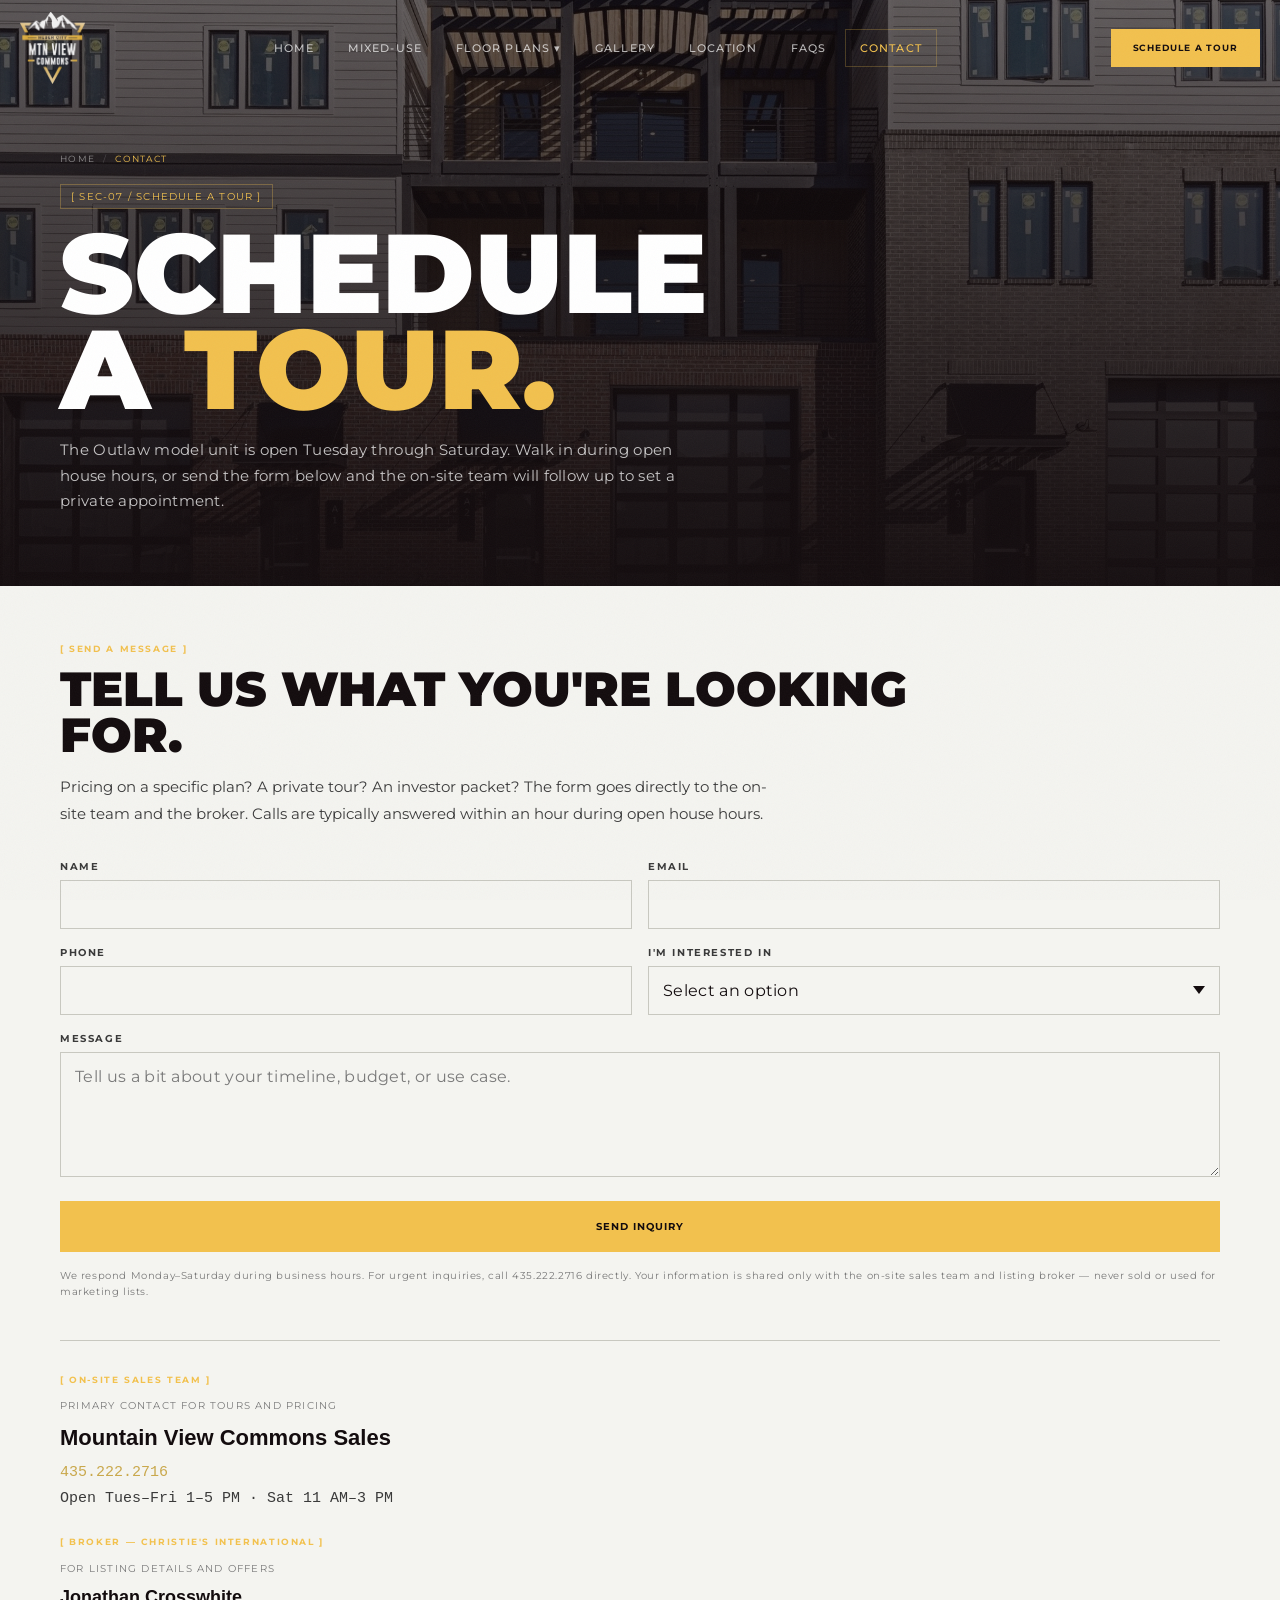
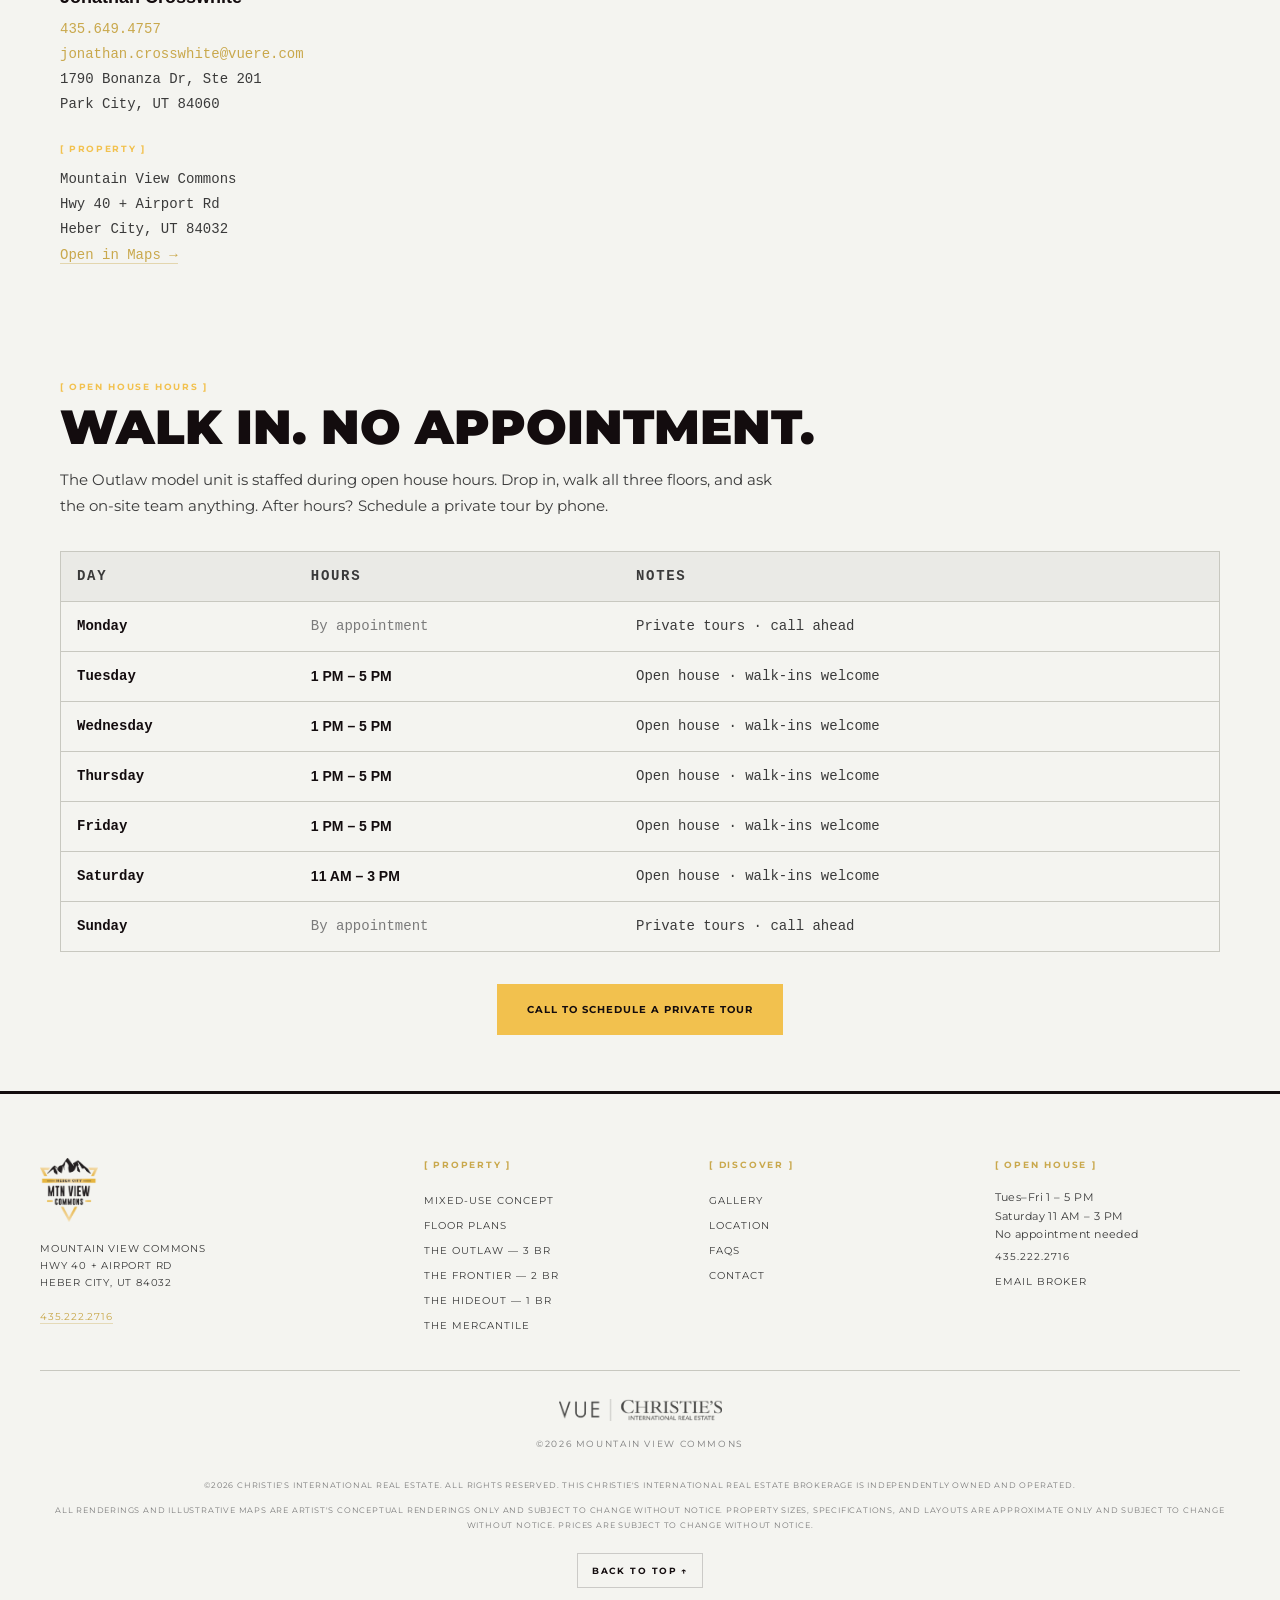
<file: contact/index.html>
<!DOCTYPE html>
<html lang="en">
<head>
    <!-- Google Tag Manager -->
    <script>(function(w,d,s,l,i){w[l]=w[l]||[];w[l].push({'gtm.start':
    new Date().getTime(),event:'gtm.js'});var f=d.getElementsByTagName(s)[0],
    j=d.createElement(s),dl=l!='dataLayer'?'&l='+l:'';j.async=true;j.src=
    'https://www.googletagmanager.com/gtm.js?id='+i+dl;f.parentNode.insertBefore(j,f);
    })(window,document,'script','dataLayer','GTM-5HZQ2M9S');</script>
    <!-- End Google Tag Manager -->
    <!-- Meta Pixel Code -->
    <script>
    !function(f,b,e,v,n,t,s)
    {if(f.fbq)return;n=f.fbq=function(){n.callMethod?
    n.callMethod.apply(n,arguments):n.queue.push(arguments)};
    if(!f._fbq)f._fbq=n;n.push=n;n.loaded=!0;n.version='2.0';
    n.queue=[];t=b.createElement(e);t.async=!0;
    t.src=v;s=b.getElementsByTagName(e)[0];
    s.parentNode.insertBefore(t,s)}(window, document,'script',
    'https://connect.facebook.net/en_US/fbevents.js');
    fbq('init', '4555300974712529');
    fbq('track', 'PageView');
    </script>
    <!-- End Meta Pixel Code -->
    <meta charset="UTF-8">
    <meta name="viewport" content="width=device-width, initial-scale=1.0">
    <meta name="theme-color" content="#130C0E">
    <meta name="theme-color" content="#130C0E" media="(prefers-color-scheme: dark)">
    <meta name="theme-color" content="#130C0E" media="(prefers-color-scheme: light)">
    <meta name="apple-mobile-web-app-capable" content="yes">
    <meta name="apple-mobile-web-app-status-bar-style" content="black">

    <!-- Favicons -->
    <link rel="icon" type="image/png" href="/assets/favicons/favicon-96x96.png" sizes="96x96">
    <link rel="icon" type="image/svg+xml" href="/assets/favicons/favicon.svg">
    <link rel="shortcut icon" href="/favicon.ico">
    <link rel="apple-touch-icon" sizes="180x180" href="/assets/favicons/apple-touch-icon.png">
    <meta name="apple-mobile-web-app-title" content="MVC">
    <link rel="manifest" href="/assets/favicons/site.webmanifest">

    <title>Contact & Schedule a Tour | Mountain View Commons — Heber City UT</title>
    <meta name="description" content="Schedule a tour of Mountain View Commons or contact the on-site team. Open house Tues–Fri 1–5 PM and Sat 11 AM–3 PM. Call 435.222.2716 or message Jonathan Crosswhite at Christie's International Real Estate.">

    <link rel="canonical" href="https://www.mtnviewcommonsut.com/contact/">

    <meta property="og:type" content="website">
    <meta property="og:title" content="Contact & Schedule a Tour | Mountain View Commons">
    <meta property="og:description" content="Schedule a private tour of Mountain View Commons in Heber City, UT. Call 435.222.2716.">
    <meta property="og:url" content="https://www.mtnviewcommonsut.com/contact/">
    <meta property="og:image" content="https://www.mtnviewcommonsut.com/assets/photos/DSC04001.webp">
    <meta property="og:site_name" content="Mountain View Commons">

    <meta name="twitter:card" content="summary_large_image">
    <meta name="twitter:title" content="Contact & Schedule a Tour | Mountain View Commons">
    <meta name="twitter:description" content="Schedule a private tour. Heber City, UT. 435.222.2716.">
    <meta name="twitter:image" content="https://www.mtnviewcommonsut.com/assets/photos/DSC04001.webp">

    <link rel="preconnect" href="https://fonts.googleapis.com">
    <link rel="preconnect" href="https://fonts.gstatic.com" crossorigin>
    <link href="https://fonts.googleapis.com/css2?family=Montserrat:ital,wght@0,100..900;1,100..900&display=swap" rel="stylesheet">

    <link rel="stylesheet" href="/assets/styles.css">

    <script type="application/ld+json">
    {
      "@context": "https://schema.org",
      "@type": "BreadcrumbList",
      "itemListElement": [
        { "@type": "ListItem", "position": 1, "name": "Home", "item": "https://www.mtnviewcommonsut.com/" },
        { "@type": "ListItem", "position": 2, "name": "Contact", "item": "https://www.mtnviewcommonsut.com/contact/" }
      ]
    }
    </script>
    <script type="application/ld+json">
    {
      "@context": "https://schema.org",
      "@type": "ContactPage",
      "name": "Contact Mountain View Commons",
      "url": "https://www.mtnviewcommonsut.com/contact/",
      "description": "Contact information and tour scheduling for Mountain View Commons in Heber City, Utah.",
      "mainEntity": {
        "@type": "Organization",
        "name": "Mountain View Commons",
        "telephone": "+1-435-222-2716",
        "email": "jonathan.crosswhite@vuere.com",
        "address": {
          "@type": "PostalAddress",
          "streetAddress": "Hwy 40 + Airport Rd",
          "addressLocality": "Heber City",
          "addressRegion": "UT",
          "postalCode": "84032",
          "addressCountry": "US"
        },
        "openingHoursSpecification": [
          { "@type": "OpeningHoursSpecification", "dayOfWeek": ["Tuesday","Wednesday","Thursday","Friday"], "opens": "13:00", "closes": "17:00" },
          { "@type": "OpeningHoursSpecification", "dayOfWeek": "Saturday", "opens": "11:00", "closes": "15:00" }
        ]
      }
    }
    </script>
</head>
<body>
<!-- Google Tag Manager (noscript) -->
<noscript><iframe src="https://www.googletagmanager.com/ns.html?id=GTM-5HZQ2M9S"
height="0" width="0" style="display:none;visibility:hidden"></iframe></noscript>
<!-- End Google Tag Manager (noscript) -->
<!-- Meta Pixel (noscript) -->
<noscript><img height="1" width="1" style="display:none"
src="https://www.facebook.com/tr?id=4555300974712529&ev=PageView&noscript=1"
/></noscript>
<!-- End Meta Pixel (noscript) -->

<a class="skip-link" href="#main">Skip to content</a>

<div class="navigation">
    <div class="nav-bar">
        <nav class="nav" aria-label="Primary">
            <a href="/" class="nav__logo" aria-label="Mountain View Commons — home"><img src="/assets/mvc-logo-white.png" alt="Mountain View Commons"></a>
            <ul class="nav__links">
                <li class="nav__item"><a class="nav__link" href="/">Home</a></li>
                <li class="nav__item"><a class="nav__link" href="/mixed-use/">Mixed-Use</a></li>
                <li class="nav__item">
                    <a class="nav__link" href="/floor-plans/" aria-haspopup="true">Floor Plans ▾</a>
                    <ul class="nav__submenu" role="menu">
                        <li><a class="nav__sub-link" href="/floor-plans/the-outlaw/" role="menuitem"><strong>The Outlaw</strong>3 BR · Model unit open</a></li>
                        <li><a class="nav__sub-link" href="/floor-plans/the-frontier/" role="menuitem"><strong>The Frontier</strong>2 BR · Adventure / family</a></li>
                        <li><a class="nav__sub-link" href="/floor-plans/the-hideout/" role="menuitem"><strong>The Hideout</strong>1 BR · Crash pad / studio</a></li>
                        <li><a class="nav__sub-link" href="/floor-plans/the-mercantile/" role="menuitem"><strong>The Mercantile</strong>All commercial</a></li>
                    </ul>
                </li>
                <li class="nav__item"><a class="nav__link" href="/gallery/">Gallery</a></li>
                <li class="nav__item"><a class="nav__link" href="/location/">Location</a></li>
                <li class="nav__item"><a class="nav__link" href="/faqs/">FAQs</a></li>
                <li class="nav__item"><a class="nav__link" href="/contact/" aria-current="page">Contact</a></li>
            </ul>
            <a href="tel:+14352222716" class="nav__cta btn btn--gold">Schedule a Tour</a>
            <button class="nav__toggle" type="button" aria-label="Open menu" aria-expanded="false" aria-controls="mobile-menu"><svg viewBox="0 0 24 24" fill="none" stroke="currentColor" stroke-width="2" stroke-linecap="round" stroke-linejoin="round"><line x1="3" y1="6" x2="21" y2="6"/><line x1="3" y1="12" x2="21" y2="12"/><line x1="3" y1="18" x2="21" y2="18"/></svg></button>
        </nav>
    </div>
</div>

<aside class="mobile-menu" id="mobile-menu" aria-hidden="true">
    <div class="mobile-menu__head"><a href="/" class="nav__logo"><img src="/assets/mvc-logo-white.png" alt="Mountain View Commons" style="height:48px"></a><button class="mobile-menu__close" type="button" aria-label="Close menu"><svg viewBox="0 0 24 24" fill="none" stroke="currentColor" stroke-width="2" stroke-linecap="round" stroke-linejoin="round"><line x1="18" y1="6" x2="6" y2="18"/><line x1="6" y1="6" x2="18" y2="18"/></svg></button></div>
    <ul class="mobile-menu__list">
        <li><a class="mobile-menu__link" href="/">Home <span class="mobile-menu__hint">01</span></a></li>
        <li><a class="mobile-menu__link" href="/mixed-use/">Mixed-Use <span class="mobile-menu__hint">02</span></a></li>
        <li>
            <a class="mobile-menu__link" href="/floor-plans/">Floor Plans <span class="mobile-menu__hint">03</span></a>
            <ul class="mobile-menu__sublist">
                <li><a class="mobile-menu__link" href="/floor-plans/the-outlaw/">The Outlaw — 3 BR</a></li>
                <li><a class="mobile-menu__link" href="/floor-plans/the-frontier/">The Frontier — 2 BR</a></li>
                <li><a class="mobile-menu__link" href="/floor-plans/the-hideout/">The Hideout — 1 BR</a></li>
                <li><a class="mobile-menu__link" href="/floor-plans/the-mercantile/">The Mercantile — Commercial</a></li>
            </ul>
        </li>
        <li><a class="mobile-menu__link" href="/gallery/">Gallery <span class="mobile-menu__hint">04</span></a></li>
        <li><a class="mobile-menu__link" href="/location/">Location <span class="mobile-menu__hint">05</span></a></li>
        <li><a class="mobile-menu__link" href="/faqs/">FAQs <span class="mobile-menu__hint">06</span></a></li>
        <li><a class="mobile-menu__link" href="/contact/" aria-current="page">Contact <span class="mobile-menu__hint">07</span></a></li>
    </ul>
    <div class="mobile-menu__foot"><a href="tel:+14352222716" class="btn btn--gold">Call 435.222.2716</a><a href="/contact/" class="btn btn--white">Schedule a Tour</a><p class="mobile-menu__contact">Open House · Tues–Fri 1–5 PM · Sat 11 AM–3 PM</p></div>
</aside>

<main id="main">

<section class="page-hero" style="min-height:50vh">
    <div class="page-hero__bg">
        <img src="/assets/photos/DSC04001.webp" alt="Mountain View Commons exterior facade and entry — three mixed-use units fronting the lot in Heber City, Utah" width="2048" height="1369" loading="eager" fetchpriority="high">
    </div>
    <div class="page-hero__inner">
        <nav class="breadcrumbs" aria-label="Breadcrumb">
            <a href="/">Home</a><span class="sep">/</span><span aria-current="page">Contact</span>
        </nav>
        <div class="page-hero__id plan-hero__id">[ SEC-07 / SCHEDULE A TOUR ]</div>
        <h1 class="page-hero__title">Schedule<br>a <span class="gold">Tour.</span></h1>
        <p class="page-hero__deck">
            The Outlaw model unit is open Tuesday through Saturday. Walk in during open house hours, or send the form below and the on-site team will follow up to set a private appointment.
        </p>
    </div>
</section>

<!-- ================================================================
     CONTACT FORM + DETAILS
     ================================================================ -->
<section class="bg-paper section-block" style="border-bottom:0">
    <div class="section-block__inner">
        <div style="display:grid;gap:40px;grid-template-columns:1fr">
            <div>
                <p class="section-block__eyebrow">[ Send a Message ]</p>
                <h2 class="section-block__title">Tell us what you're looking for.</h2>
                <p class="section-block__deck" style="margin-bottom:32px">
                    Pricing on a specific plan? A private tour? An investor packet? The form goes directly to the on-site team and the broker. Calls are typically answered within an hour during open house hours.
                </p>

                <form id="contact-form" class="form" action="https://services.leadconnectorhq.com/hooks/jmi9G6HcIXtki2Y1JVCz/webhook-trigger/a2cbef9b-4a5e-4c67-96b1-4004c556be7b" method="POST" aria-label="Contact form" novalidate data-source="Mountain View Commons Website Contact Form">
                    <input type="text" name="_honey" tabindex="-1" autocomplete="off" aria-hidden="true" style="position:absolute;left:-9999px;width:1px;height:1px;opacity:0;pointer-events:none">

                    <div class="form__row">
                        <div class="form__field">
                            <label class="form__label" for="name">Name</label>
                            <input class="form__input" type="text" id="name" name="Name" required autocomplete="name">
                        </div>
                        <div class="form__field">
                            <label class="form__label" for="email">Email</label>
                            <input class="form__input" type="email" id="email" name="Email" required autocomplete="email">
                        </div>
                    </div>

                    <div class="form__row">
                        <div class="form__field">
                            <label class="form__label" for="phone">Phone</label>
                            <input class="form__input" type="tel" id="phone" name="Phone" autocomplete="tel">
                        </div>
                        <div class="form__field">
                            <label class="form__label" for="interest">I'm interested in</label>
                            <select class="form__select" id="interest" name="Interest">
                                <option value="">Select an option</option>
                                <option>Scheduling a private tour</option>
                                <option>Pricing — The Outlaw (3BR)</option>
                                <option>Pricing — The Frontier (2BR)</option>
                                <option>Pricing — The Hideout (1BR)</option>
                                <option>Pricing — The Mercantile (commercial)</option>
                                <option>Buying a shell unit</option>
                                <option>Investor information</option>
                                <option>Combining multiple units</option>
                                <option>Other</option>
                            </select>
                        </div>
                    </div>

                    <div class="form__field">
                        <label class="form__label" for="message">Message</label>
                        <textarea class="form__textarea" id="message" name="Message" rows="5" placeholder="Tell us a bit about your timeline, budget, or use case."></textarea>
                    </div>

                    <button type="submit" class="btn btn--gold form__submit">Send Inquiry</button>
                    <p class="form__hint" id="form-status" role="status" aria-live="polite">We respond Monday–Saturday during business hours. For urgent inquiries, call 435.222.2716 directly. Your information is shared only with the on-site sales team and listing broker — never sold or used for marketing lists.</p>
                </form>
            </div>

            <div style="border-top:1px solid var(--rule-light);padding-top:32px;display:grid;grid-template-columns:1fr;gap:24px">
                <div>
                    <p class="section-block__eyebrow">[ On-Site Sales Team ]</p>
                    <p class="t-mono-sm" style="color:var(--ink-light);margin-bottom:8px;font-size:10px">Primary contact for tours and pricing</p>
                    <p style="font-family:'Inter',sans-serif;font-weight:800;font-size:22px;color:var(--ink);letter-spacing:0;margin-bottom:6px">Mountain View Commons Sales</p>
                    <p style="font-family:'JetBrains Mono',monospace;font-size:15px;color:var(--ink-mid);line-height:1.7">
                        <a href="tel:+14352222716" style="color:var(--gold-deep)">435.222.2716</a><br>
                        Open Tues–Fri 1–5 PM · Sat 11 AM–3 PM
                    </p>
                </div>
                <div>
                    <p class="section-block__eyebrow">[ Broker — Christie's International ]</p>
                    <p class="t-mono-sm" style="color:var(--ink-light);margin-bottom:8px;font-size:10px">For listing details and offers</p>
                    <p style="font-family:'Inter',sans-serif;font-weight:800;font-size:18px;color:var(--ink);letter-spacing:0;margin-bottom:6px">Jonathan Crosswhite</p>
                    <p style="font-family:'JetBrains Mono',monospace;font-size:14px;color:var(--ink-mid);line-height:1.8">
                        <a href="tel:+14356494757" style="color:var(--gold-deep)">435.649.4757</a><br>
                        <a href="mailto:jonathan.crosswhite@vuere.com" style="color:var(--gold-deep);word-break:break-all">jonathan.crosswhite@vuere.com</a><br>
                        1790 Bonanza Dr, Ste 201<br>
                        Park City, UT 84060
                    </p>
                </div>
                <div>
                    <p class="section-block__eyebrow">[ Property ]</p>
                    <p style="font-family:'JetBrains Mono',monospace;font-size:14px;color:var(--ink-mid);line-height:1.8">
                        Mountain View Commons<br>
                        Hwy 40 + Airport Rd<br>
                        Heber City, UT 84032<br>
                        <a href="https://www.google.com/maps/search/?api=1&query=Mountain+View+Commons+Heber+City+UT" target="_blank" rel="noopener noreferrer" style="color:var(--gold-deep);border-bottom:1px solid rgba(201,168,76,0.4)">Open in Maps →</a>
                    </p>
                </div>
            </div>
        </div>
    </div>
</section>

<!-- ================================================================
     OPEN HOUSE HOURS BLOCK
     ================================================================ -->
<section class="bg-paper section-block">
    <div class="section-block__inner">
        <div class="section-block__head">
            <p class="section-block__eyebrow">[ Open House Hours ]</p>
            <h2 class="section-block__title">Walk in. No appointment.</h2>
            <p class="section-block__deck">The Outlaw model unit is staffed during open house hours. Drop in, walk all three floors, and ask the on-site team anything. After hours? Schedule a private tour by phone.</p>
        </div>
        <div style="overflow-x:auto;border:1px solid var(--rule-light);background:var(--paper)">
            <table style="width:100%;border-collapse:collapse;font-family:'JetBrains Mono',monospace;font-size:14px">
                <thead>
                    <tr style="background:var(--paper-mid);border-bottom:1px solid var(--rule-light)">
                        <th style="text-align:left;padding:14px 16px;letter-spacing:0.12em;text-transform:uppercase;font-weight:700;color:var(--ink-mid)">Day</th>
                        <th style="text-align:left;padding:14px 16px;letter-spacing:0.12em;text-transform:uppercase;font-weight:700;color:var(--ink-mid)">Hours</th>
                        <th style="text-align:left;padding:14px 16px;letter-spacing:0.12em;text-transform:uppercase;font-weight:700;color:var(--ink-mid)">Notes</th>
                    </tr>
                </thead>
                <tbody>
                    <tr style="border-bottom:1px solid var(--rule-light)"><td style="padding:14px 16px;font-weight:700">Monday</td><td style="padding:14px 16px;color:var(--ink-light)">By appointment</td><td style="padding:14px 16px;color:var(--ink-mid)">Private tours · call ahead</td></tr>
                    <tr style="border-bottom:1px solid var(--rule-light)"><td style="padding:14px 16px;font-weight:700">Tuesday</td><td style="padding:14px 16px;font-family:'Inter',sans-serif;font-weight:800">1 PM – 5 PM</td><td style="padding:14px 16px;color:var(--ink-mid)">Open house · walk-ins welcome</td></tr>
                    <tr style="border-bottom:1px solid var(--rule-light)"><td style="padding:14px 16px;font-weight:700">Wednesday</td><td style="padding:14px 16px;font-family:'Inter',sans-serif;font-weight:800">1 PM – 5 PM</td><td style="padding:14px 16px;color:var(--ink-mid)">Open house · walk-ins welcome</td></tr>
                    <tr style="border-bottom:1px solid var(--rule-light)"><td style="padding:14px 16px;font-weight:700">Thursday</td><td style="padding:14px 16px;font-family:'Inter',sans-serif;font-weight:800">1 PM – 5 PM</td><td style="padding:14px 16px;color:var(--ink-mid)">Open house · walk-ins welcome</td></tr>
                    <tr style="border-bottom:1px solid var(--rule-light)"><td style="padding:14px 16px;font-weight:700">Friday</td><td style="padding:14px 16px;font-family:'Inter',sans-serif;font-weight:800">1 PM – 5 PM</td><td style="padding:14px 16px;color:var(--ink-mid)">Open house · walk-ins welcome</td></tr>
                    <tr style="border-bottom:1px solid var(--rule-light)"><td style="padding:14px 16px;font-weight:700">Saturday</td><td style="padding:14px 16px;font-family:'Inter',sans-serif;font-weight:800">11 AM – 3 PM</td><td style="padding:14px 16px;color:var(--ink-mid)">Open house · walk-ins welcome</td></tr>
                    <tr><td style="padding:14px 16px;font-weight:700">Sunday</td><td style="padding:14px 16px;color:var(--ink-light)">By appointment</td><td style="padding:14px 16px;color:var(--ink-mid)">Private tours · call ahead</td></tr>
                </tbody>
            </table>
        </div>
        <div style="margin-top:32px;text-align:center"><a class="btn btn--gold" href="tel:+14352222716">Call to Schedule a Private Tour</a></div>
    </div>
</section>

</main>

<footer class="footer">
    <div class="footer__grid">
        <div class="footer__brand"><img src="/assets/mvc-logo-dark.png" alt="Mountain View Commons"><p class="footer__addr">Mountain View Commons<br>Hwy 40 + Airport Rd<br>Heber City, UT 84032<br><br><a href="tel:+14352222716" style="color:var(--gold)">435.222.2716</a></p></div>
        <div><p class="footer__col-title">[ Property ]</p><ul class="footer__list"><li><a href="/mixed-use/">Mixed-Use Concept</a></li><li><a href="/floor-plans/">Floor Plans</a></li><li><a href="/floor-plans/the-outlaw/">The Outlaw — 3 BR</a></li><li><a href="/floor-plans/the-frontier/">The Frontier — 2 BR</a></li><li><a href="/floor-plans/the-hideout/">The Hideout — 1 BR</a></li><li><a href="/floor-plans/the-mercantile/">The Mercantile</a></li></ul></div>
        <div><p class="footer__col-title">[ Discover ]</p><ul class="footer__list"><li><a href="/gallery/">Gallery</a></li><li><a href="/location/">Location</a></li><li><a href="/faqs/">FAQs</a></li><li><a href="/contact/">Contact</a></li></ul></div>
        <div><p class="footer__col-title">[ Open House ]</p><ul class="footer__list"><li>Tues–Fri 1 – 5 PM</li><li>Saturday 11 AM – 3 PM</li><li>No appointment needed</li><li><a href="tel:+14352222716">435.222.2716</a></li><li><a href="mailto:jonathan.crosswhite@vuere.com">Email broker</a></li></ul></div>
    </div>
    <div class="footer__bottom"><img src="/assets/vue-dark.png" alt="VUE | Christie's International Real Estate" width="163" height="22" loading="lazy" decoding="async"><p class="footer__copy">©2026 Mountain View Commons</p></div>
    <div class="footer__legal"><p>©2026 Christie's International Real Estate. All rights reserved. This Christie's International Real Estate brokerage is independently owned and operated.</p><p>All renderings and illustrative maps are artist's conceptual renderings only and subject to change without notice. Property sizes, specifications, and layouts are approximate only and subject to change without notice. Prices are subject to change without notice.</p></div>
    <a class="footer__top-link" href="#" aria-label="Back to top">Back to top ↑</a>
</footer>

<script src="/assets/site.js"></script>
</body>
</html>
</file>
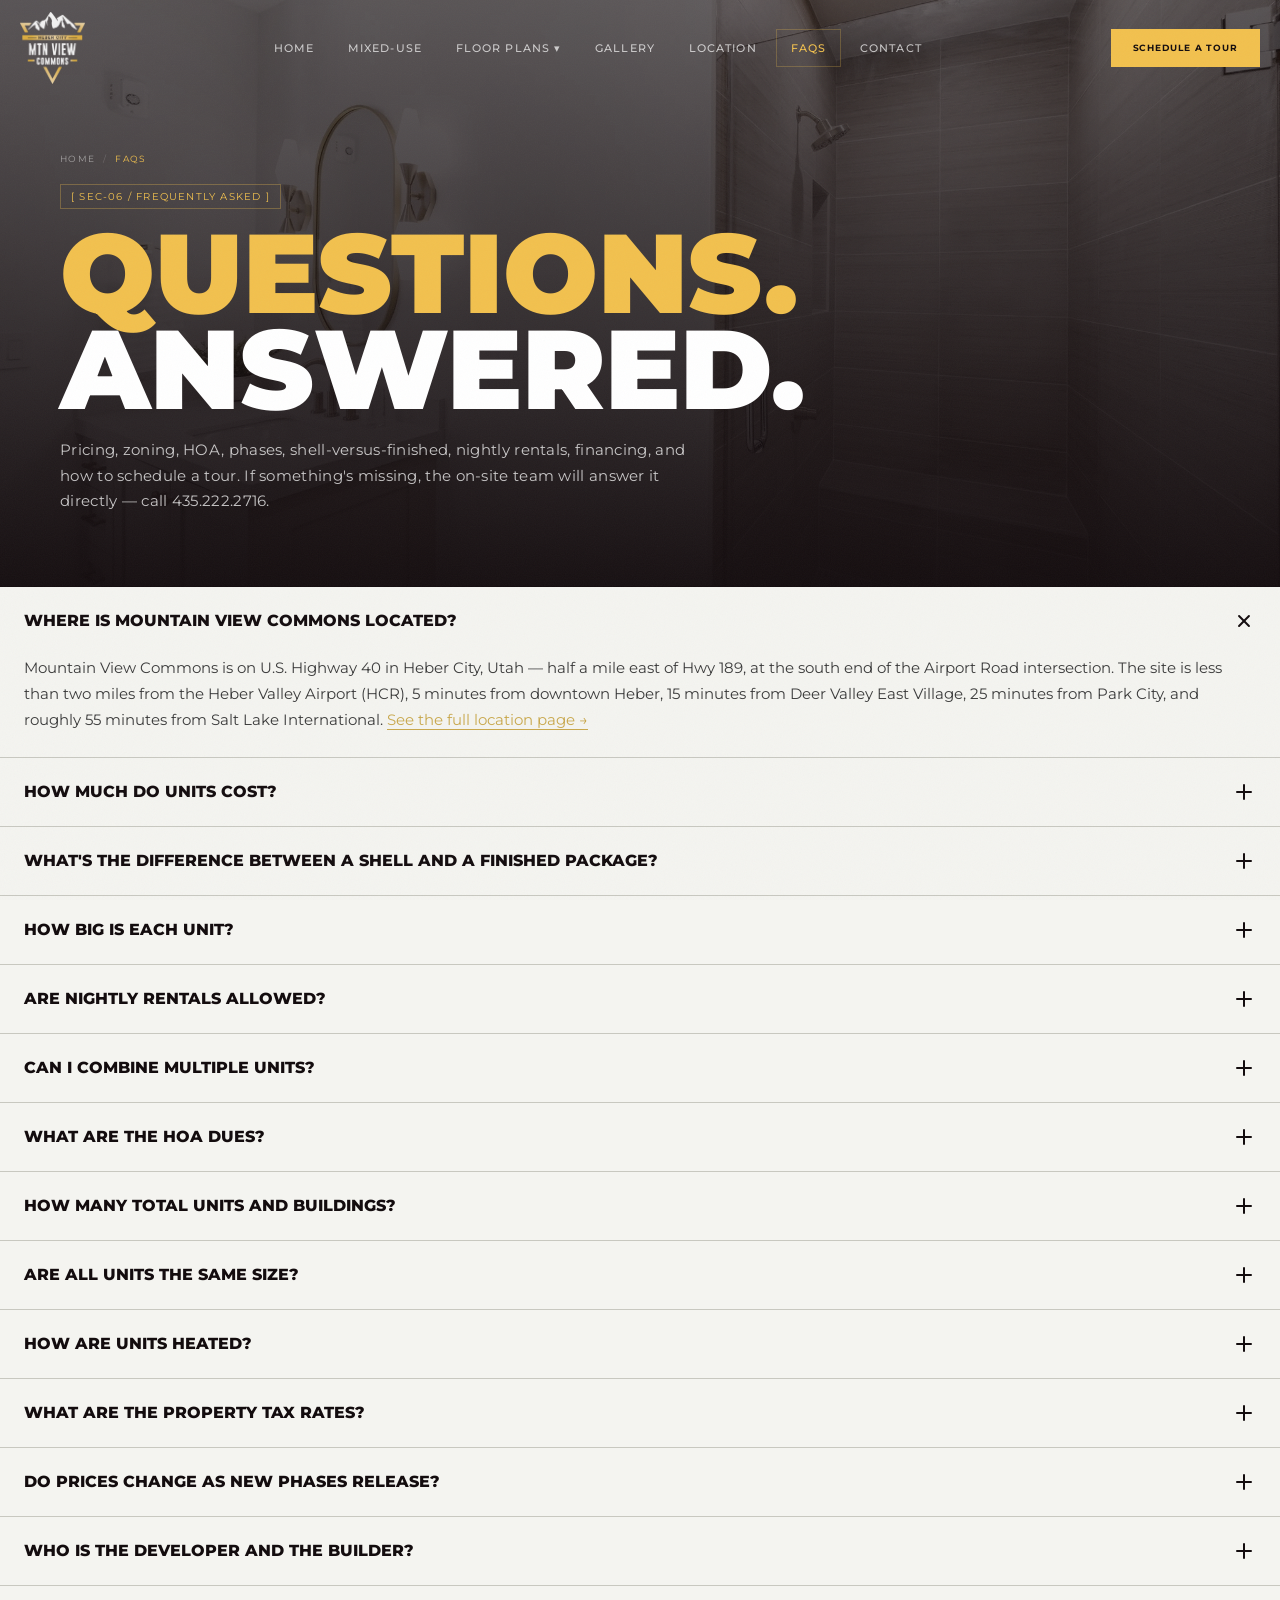
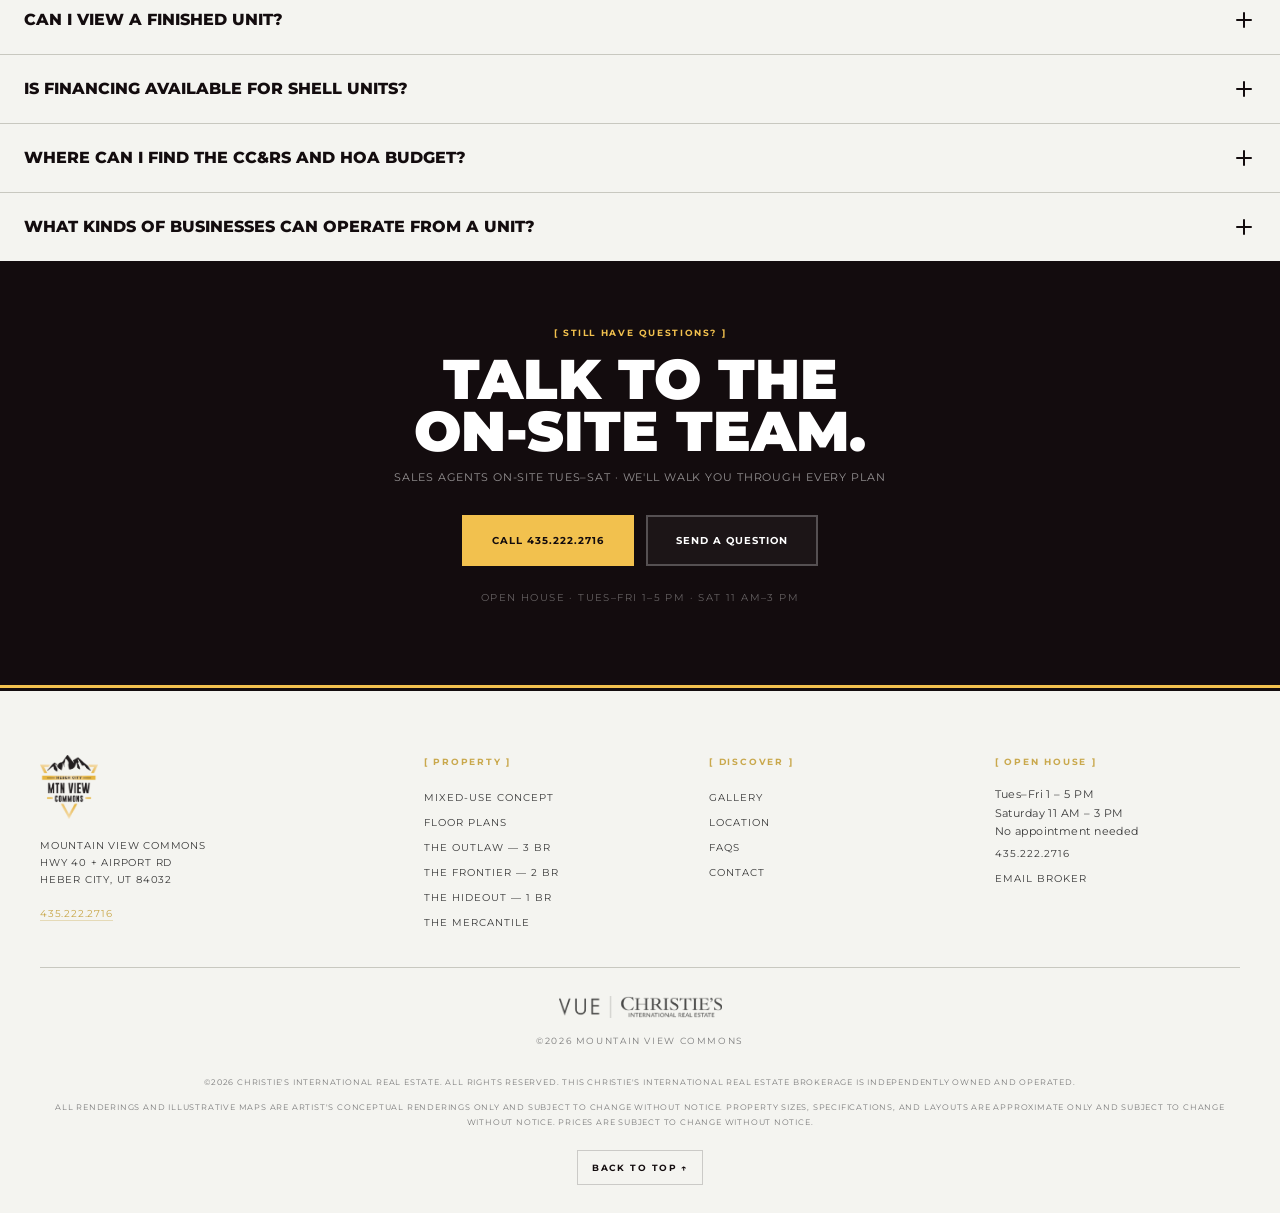
<file: faqs/index.html>
<!DOCTYPE html>
<html lang="en">
<head>
    <!-- Google Tag Manager -->
    <script>(function(w,d,s,l,i){w[l]=w[l]||[];w[l].push({'gtm.start':
    new Date().getTime(),event:'gtm.js'});var f=d.getElementsByTagName(s)[0],
    j=d.createElement(s),dl=l!='dataLayer'?'&l='+l:'';j.async=true;j.src=
    'https://www.googletagmanager.com/gtm.js?id='+i+dl;f.parentNode.insertBefore(j,f);
    })(window,document,'script','dataLayer','GTM-5HZQ2M9S');</script>
    <!-- End Google Tag Manager -->
    <!-- Meta Pixel Code -->
    <script>
    !function(f,b,e,v,n,t,s)
    {if(f.fbq)return;n=f.fbq=function(){n.callMethod?
    n.callMethod.apply(n,arguments):n.queue.push(arguments)};
    if(!f._fbq)f._fbq=n;n.push=n;n.loaded=!0;n.version='2.0';
    n.queue=[];t=b.createElement(e);t.async=!0;
    t.src=v;s=b.getElementsByTagName(e)[0];
    s.parentNode.insertBefore(t,s)}(window, document,'script',
    'https://connect.facebook.net/en_US/fbevents.js');
    fbq('init', '4555300974712529');
    fbq('track', 'PageView');
    </script>
    <!-- End Meta Pixel Code -->
    <meta charset="UTF-8">
    <meta name="viewport" content="width=device-width, initial-scale=1.0">
    <meta name="theme-color" content="#130C0E">
    <meta name="theme-color" content="#130C0E" media="(prefers-color-scheme: dark)">
    <meta name="theme-color" content="#130C0E" media="(prefers-color-scheme: light)">
    <meta name="apple-mobile-web-app-capable" content="yes">
    <meta name="apple-mobile-web-app-status-bar-style" content="black">

    <!-- Favicons -->
    <link rel="icon" type="image/png" href="/assets/favicons/favicon-96x96.png" sizes="96x96">
    <link rel="icon" type="image/svg+xml" href="/assets/favicons/favicon.svg">
    <link rel="shortcut icon" href="/favicon.ico">
    <link rel="apple-touch-icon" sizes="180x180" href="/assets/favicons/apple-touch-icon.png">
    <meta name="apple-mobile-web-app-title" content="MVC">
    <link rel="manifest" href="/assets/favicons/site.webmanifest">

    <title>FAQs — Pricing, Zoning, HOA, Phases & Tours | Mountain View Commons</title>
    <meta name="description" content="Answers to the most common questions about Mountain View Commons in Heber City, UT — pricing, mixed-use zoning, HOA dues ($446/mo), unit specs, phases, financing on shells, nightly rentals, and tour scheduling.">

    <link rel="canonical" href="https://www.mtnviewcommonsut.com/faqs/">

    <meta property="og:type" content="website">
    <meta property="og:title" content="FAQs — Mountain View Commons | Heber City UT">
    <meta property="og:description" content="Pricing, zoning, HOA, phases, financing, nightly rentals, and tours — answers about Mountain View Commons.">
    <meta property="og:url" content="https://www.mtnviewcommonsut.com/faqs/">
    <meta property="og:image" content="https://www.mtnviewcommonsut.com/assets/photos/DSC04001.webp">
    <meta property="og:site_name" content="Mountain View Commons">

    <meta name="twitter:card" content="summary_large_image">
    <meta name="twitter:title" content="FAQs — Mountain View Commons | Heber City UT">
    <meta name="twitter:description" content="Pricing, zoning, HOA, phases, financing, and tours.">
    <meta name="twitter:image" content="https://www.mtnviewcommonsut.com/assets/photos/DSC04001.webp">

    <link rel="preconnect" href="https://fonts.googleapis.com">
    <link rel="preconnect" href="https://fonts.gstatic.com" crossorigin>
    <link href="https://fonts.googleapis.com/css2?family=Montserrat:ital,wght@0,100..900;1,100..900&display=swap" rel="stylesheet">

    <link rel="stylesheet" href="/assets/styles.css">

    <script type="application/ld+json">
    {
      "@context": "https://schema.org",
      "@type": "BreadcrumbList",
      "itemListElement": [
        { "@type": "ListItem", "position": 1, "name": "Home", "item": "https://www.mtnviewcommonsut.com/" },
        { "@type": "ListItem", "position": 2, "name": "FAQs", "item": "https://www.mtnviewcommonsut.com/faqs/" }
      ]
    }
    </script>
    <script type="application/ld+json">
    {
      "@context": "https://schema.org",
      "@type": "FAQPage",
      "mainEntity": [
        {
          "@type": "Question",
          "name": "Where is Mountain View Commons located?",
          "acceptedAnswer": {
            "@type": "Answer",
            "text": "Mountain View Commons is located on U.S. Highway 40 in Heber City, Utah, half a mile east of Hwy 189 at the south end of the Airport Road intersection. The site is less than two miles from the Heber Valley Airport (HCR), 5 minutes from downtown Heber, 15 minutes from Deer Valley East Village, 25 minutes from Park City Mountain Resort, and roughly 55 minutes from Salt Lake International Airport."
          }
        },
        {
          "@type": "Question",
          "name": "How much do units cost at Mountain View Commons?",
          "acceptedAnswer": {
            "@type": "Answer",
            "text": "Interior gray-shell units start at $1,050,000 (~$200 per square foot). End and duplex shell units are $1,250,000 (~$250 per square foot). Finished, turnkey packages with a certificate of occupancy run from $1,950,000 for The Hideout up to $2,420,000 for The Outlaw model (~$400 per square foot). Each phase release prices step up — earlier phases lock in the lowest basis."
          }
        },
        {
          "@type": "Question",
          "name": "What is the difference between a shell unit and a finished package?",
          "acceptedAnswer": {
            "@type": "Answer",
            "text": "A shell unit is delivered with the structure complete but the interior unfinished — the buyer brings their own contractor (or uses the MVC build team) to design and customize the build-out. A finished package is delivered turnkey with a certificate of occupancy and one of four standardized build-outs: The Outlaw (3BR), The Frontier (2BR), The Hideout (1BR), or The Mercantile (all commercial). Shells offer total design control and a lower basis. Finished packages solve the financing problem since banks underwrite to a C of O."
          }
        },
        {
          "@type": "Question",
          "name": "How big is each unit?",
          "acceptedAnswer": {
            "@type": "Answer",
            "text": "Every unit at Mountain View Commons has the same footprint: 30 feet by 60 feet (1,800 square feet) per floor across three floors, totaling roughly 4,920 to 5,000 square feet depending on deck configuration. The ground-floor ceiling is 20 feet. Upper-floor ceilings are 10 feet."
          }
        },
        {
          "@type": "Question",
          "name": "Are nightly rentals (Airbnb / VRBO) allowed?",
          "acceptedAnswer": {
            "@type": "Answer",
            "text": "Yes. Mountain View Commons permits nightly rentals. Owners can lease the residential floors when not in use, or run a short-term rental as part of an investment strategy. The mixed-use zoning also permits long-term rentals and traditional commercial leases on any floor."
          }
        },
        {
          "@type": "Question",
          "name": "Can I combine multiple units?",
          "acceptedAnswer": {
            "@type": "Answer",
            "text": "Yes. Demising walls between adjacent units can be removed to combine two, three, or more units horizontally. One owner has already combined four units into a single building configured as ground-floor storage/assembly/research/shipping, second-floor offices/cafeteria/manufacturing, and third-floor residential housing for out-of-town employees."
          }
        },
        {
          "@type": "Question",
          "name": "What are the HOA dues, and what do they cover?",
          "acceptedAnswer": {
            "@type": "Answer",
            "text": "HOA dues are currently $446 per month, managed by the developer. Once construction completes, ownership transfers to residents who can adjust the budget. Full HOA budget and CC&R details are available through the on-site sales team."
          }
        },
        {
          "@type": "Question",
          "name": "How many total units and buildings are at Mountain View Commons?",
          "acceptedAnswer": {
            "@type": "Answer",
            "text": "The complete project includes 43 units across 7 buildings, built in 4 phases. Phase 1 sold out as gray shells. Phase 2 is currently selling. Phases 3 and 4 — including the duplex section — release on a rolling basis."
          }
        },
        {
          "@type": "Question",
          "name": "Are all units the same size?",
          "acceptedAnswer": {
            "@type": "Answer",
            "text": "Yes. The exterior of every unit is 30 feet by 60 feet (1,800 sq ft footprint per floor) across three floors. The interior layout differs depending on the floor plan you choose — The Outlaw, Frontier, Hideout, or Mercantile."
          }
        },
        {
          "@type": "Question",
          "name": "How can shell units be heated?",
          "acceptedAnswer": {
            "@type": "Answer",
            "text": "Shell units can be heated with radiant floor heat, traditional forced air, or ductless mini-split systems. The choice is up to the buyer based on intended use and finish-out plans."
          }
        },
        {
          "@type": "Question",
          "name": "What are the property tax rates?",
          "acceptedAnswer": {
            "@type": "Answer",
            "text": "Property taxes have not yet been finalized — assessments complete as buildings are certified. The estimated rate is approximately 1.17% annually based on Wasatch County's typical assessment for new construction."
          }
        },
        {
          "@type": "Question",
          "name": "Do prices change as new phases release?",
          "acceptedAnswer": {
            "@type": "Answer",
            "text": "Yes. Each phase releases at a higher price than the previous one. Phase 1 sold out at the lowest basis. Phase 2 is currently the most affordable available phase. Phases 3 and 4 will release at higher prices."
          }
        },
        {
          "@type": "Question",
          "name": "Who is the developer and the builder?",
          "acceptedAnswer": {
            "@type": "Answer",
            "text": "The developer is Heber City Development LLC. The general contractor is Bell Mountain Homes (801.657.6205). Brokerage is handled by Christie's International Real Estate Park City."
          }
        },
        {
          "@type": "Question",
          "name": "Can I view a finished unit?",
          "acceptedAnswer": {
            "@type": "Answer",
            "text": "Yes. The Outlaw 3-bedroom model unit is currently open for tours Tuesday through Friday 1–5 PM and Saturday 11 AM–3 PM, no appointment required. Private tours are available by calling 435.222.2716. A second built-out unit (Unit 6, Mercantile floor plan) is also viewable as a real-world reference for the all-commercial layout."
          }
        },
        {
          "@type": "Question",
          "name": "Is financing available for shell units?",
          "acceptedAnswer": {
            "@type": "Answer",
            "text": "Most banks require a certificate of occupancy to underwrite a residential mortgage. This makes financing a shell unit harder than a finished one. The MVC sales team can refer buyers to lenders that have financed shell purchases — typically through commercial or asset-based products. Buyers planning a shell purchase should engage their lender early."
          }
        },
        {
          "@type": "Question",
          "name": "Where can I find the CC&Rs and HOA budget?",
          "acceptedAnswer": {
            "@type": "Answer",
            "text": "The Covenants, Conditions & Restrictions (CC&Rs) and the current HOA budget are available through the on-site sales team. Contact 435.222.2716 to request a copy."
          }
        }
      ]
    }
    </script>
</head>
<body>
<!-- Google Tag Manager (noscript) -->
<noscript><iframe src="https://www.googletagmanager.com/ns.html?id=GTM-5HZQ2M9S"
height="0" width="0" style="display:none;visibility:hidden"></iframe></noscript>
<!-- End Google Tag Manager (noscript) -->
<!-- Meta Pixel (noscript) -->
<noscript><img height="1" width="1" style="display:none"
src="https://www.facebook.com/tr?id=4555300974712529&ev=PageView&noscript=1"
/></noscript>
<!-- End Meta Pixel (noscript) -->

<a class="skip-link" href="#main">Skip to content</a>

<div class="navigation">
    <div class="nav-bar">
        <nav class="nav" aria-label="Primary">
            <a href="/" class="nav__logo" aria-label="Mountain View Commons — home"><img src="/assets/mvc-logo-white.png" alt="Mountain View Commons"></a>
            <ul class="nav__links">
                <li class="nav__item"><a class="nav__link" href="/">Home</a></li>
                <li class="nav__item"><a class="nav__link" href="/mixed-use/">Mixed-Use</a></li>
                <li class="nav__item">
                    <a class="nav__link" href="/floor-plans/" aria-haspopup="true">Floor Plans ▾</a>
                    <ul class="nav__submenu" role="menu">
                        <li><a class="nav__sub-link" href="/floor-plans/the-outlaw/" role="menuitem"><strong>The Outlaw</strong>3 BR · Model unit open</a></li>
                        <li><a class="nav__sub-link" href="/floor-plans/the-frontier/" role="menuitem"><strong>The Frontier</strong>2 BR · Adventure / family</a></li>
                        <li><a class="nav__sub-link" href="/floor-plans/the-hideout/" role="menuitem"><strong>The Hideout</strong>1 BR · Crash pad / studio</a></li>
                        <li><a class="nav__sub-link" href="/floor-plans/the-mercantile/" role="menuitem"><strong>The Mercantile</strong>All commercial</a></li>
                    </ul>
                </li>
                <li class="nav__item"><a class="nav__link" href="/gallery/">Gallery</a></li>
                <li class="nav__item"><a class="nav__link" href="/location/">Location</a></li>
                <li class="nav__item"><a class="nav__link" href="/faqs/" aria-current="page">FAQs</a></li>
                <li class="nav__item"><a class="nav__link" href="/contact/">Contact</a></li>
            </ul>
            <a href="tel:+14352222716" class="nav__cta btn btn--gold">Schedule a Tour</a>
            <button class="nav__toggle" type="button" aria-label="Open menu" aria-expanded="false" aria-controls="mobile-menu"><svg viewBox="0 0 24 24" fill="none" stroke="currentColor" stroke-width="2" stroke-linecap="round" stroke-linejoin="round"><line x1="3" y1="6" x2="21" y2="6"/><line x1="3" y1="12" x2="21" y2="12"/><line x1="3" y1="18" x2="21" y2="18"/></svg></button>
        </nav>
    </div>
</div>

<aside class="mobile-menu" id="mobile-menu" aria-hidden="true">
    <div class="mobile-menu__head"><a href="/" class="nav__logo"><img src="/assets/mvc-logo-white.png" alt="Mountain View Commons" style="height:48px"></a><button class="mobile-menu__close" type="button" aria-label="Close menu"><svg viewBox="0 0 24 24" fill="none" stroke="currentColor" stroke-width="2" stroke-linecap="round" stroke-linejoin="round"><line x1="18" y1="6" x2="6" y2="18"/><line x1="6" y1="6" x2="18" y2="18"/></svg></button></div>
    <ul class="mobile-menu__list">
        <li><a class="mobile-menu__link" href="/">Home <span class="mobile-menu__hint">01</span></a></li>
        <li><a class="mobile-menu__link" href="/mixed-use/">Mixed-Use <span class="mobile-menu__hint">02</span></a></li>
        <li>
            <a class="mobile-menu__link" href="/floor-plans/">Floor Plans <span class="mobile-menu__hint">03</span></a>
            <ul class="mobile-menu__sublist">
                <li><a class="mobile-menu__link" href="/floor-plans/the-outlaw/">The Outlaw — 3 BR</a></li>
                <li><a class="mobile-menu__link" href="/floor-plans/the-frontier/">The Frontier — 2 BR</a></li>
                <li><a class="mobile-menu__link" href="/floor-plans/the-hideout/">The Hideout — 1 BR</a></li>
                <li><a class="mobile-menu__link" href="/floor-plans/the-mercantile/">The Mercantile — Commercial</a></li>
            </ul>
        </li>
        <li><a class="mobile-menu__link" href="/gallery/">Gallery <span class="mobile-menu__hint">04</span></a></li>
        <li><a class="mobile-menu__link" href="/location/">Location <span class="mobile-menu__hint">05</span></a></li>
        <li><a class="mobile-menu__link" href="/faqs/" aria-current="page">FAQs <span class="mobile-menu__hint">06</span></a></li>
        <li><a class="mobile-menu__link" href="/contact/">Contact <span class="mobile-menu__hint">07</span></a></li>
    </ul>
    <div class="mobile-menu__foot"><a href="tel:+14352222716" class="btn btn--gold">Call 435.222.2716</a><a href="/contact/" class="btn btn--white">Schedule a Tour</a><p class="mobile-menu__contact">Open House · Tues–Fri 1–5 PM · Sat 11 AM–3 PM</p></div>
</aside>

<main id="main">

<section class="page-hero" style="min-height:50vh">
    <div class="page-hero__bg">
        <img src="/assets/photos/DSC04015.webp" alt="Mountain View Commons exterior at sunset" width="2048" height="1369" loading="eager" fetchpriority="high">
    </div>
    <div class="page-hero__inner">
        <nav class="breadcrumbs" aria-label="Breadcrumb">
            <a href="/">Home</a><span class="sep">/</span><span aria-current="page">FAQs</span>
        </nav>
        <div class="page-hero__id plan-hero__id">[ SEC-06 / FREQUENTLY ASKED ]</div>
        <h1 class="page-hero__title"><span class="gold">Questions.</span><br>Answered.</h1>
        <p class="page-hero__deck">
            Pricing, zoning, HOA, phases, shell-versus-finished, nightly rentals, financing, and how to schedule a tour. If something's missing, the on-site team will answer it directly — call 435.222.2716.
        </p>
    </div>
</section>

<section class="bg-paper" style="padding:0">
    <div class="faq-list">
        <div class="faq-item">
            <button class="faq-q" aria-expanded="true" aria-controls="q1" type="button">
                <span class="faq-q__text">Where is Mountain View Commons located?</span>
                <svg class="faq-q__icon" viewBox="0 0 24 24" fill="none" stroke="currentColor" stroke-width="2" stroke-linecap="round" stroke-linejoin="round"><line x1="12" y1="5" x2="12" y2="19"/><line x1="5" y1="12" x2="19" y2="12"/></svg>
            </button>
            <div class="faq-a" id="q1" style="max-height:600px"><div class="faq-a__inner">
                <p>Mountain View Commons is on U.S. Highway 40 in Heber City, Utah — half a mile east of Hwy 189, at the south end of the Airport Road intersection. The site is less than two miles from the Heber Valley Airport (HCR), 5 minutes from downtown Heber, 15 minutes from Deer Valley East Village, 25 minutes from Park City, and roughly 55 minutes from Salt Lake International. <a href="/location/" style="color:var(--gold-deep);border-bottom:1px solid var(--gold-deep)">See the full location page →</a></p>
            </div></div>
        </div>

        <div class="faq-item">
            <button class="faq-q" aria-expanded="false" aria-controls="q2" type="button">
                <span class="faq-q__text">How much do units cost?</span>
                <svg class="faq-q__icon" viewBox="0 0 24 24" fill="none" stroke="currentColor" stroke-width="2" stroke-linecap="round" stroke-linejoin="round"><line x1="12" y1="5" x2="12" y2="19"/><line x1="5" y1="12" x2="19" y2="12"/></svg>
            </button>
            <div class="faq-a" id="q2"><div class="faq-a__inner">
                <p>Interior gray-shell units start at <strong>$1,050,000</strong> (~$200/SF). End and duplex shells are <strong>$1,250,000</strong> (~$250/SF). Finished, turnkey packages with a certificate of occupancy run <strong>$1,950,000 to $2,420,000</strong> (~$400/SF) depending on the floor plan.</p>
                <p>Each phase release prices step up. Phase 1 sold out at the lowest basis. Phase 2 is now selling. Phases 3 and 4 will release at higher prices.</p>
            </div></div>
        </div>

        <div class="faq-item">
            <button class="faq-q" aria-expanded="false" aria-controls="q3" type="button">
                <span class="faq-q__text">What's the difference between a shell and a finished package?</span>
                <svg class="faq-q__icon" viewBox="0 0 24 24" fill="none" stroke="currentColor" stroke-width="2" stroke-linecap="round" stroke-linejoin="round"><line x1="12" y1="5" x2="12" y2="19"/><line x1="5" y1="12" x2="19" y2="12"/></svg>
            </button>
            <div class="faq-a" id="q3"><div class="faq-a__inner">
                <p>A <strong>shell</strong> is delivered with the structure complete and the interior unfinished — bring your own contractor (or use the MVC build team) and customize. A <strong>finished package</strong> ships turnkey with a certificate of occupancy and one of four standardized build-outs: The Outlaw, The Frontier, The Hideout, or The Mercantile.</p>
                <p>Shells give total design control and a lower basis. Finished packages solve the financing problem (banks underwrite to a C of O) and save roughly twelve months. Most Phase 2 buyers are picking the finished route.</p>
            </div></div>
        </div>

        <div class="faq-item">
            <button class="faq-q" aria-expanded="false" aria-controls="q4" type="button">
                <span class="faq-q__text">How big is each unit?</span>
                <svg class="faq-q__icon" viewBox="0 0 24 24" fill="none" stroke="currentColor" stroke-width="2" stroke-linecap="round" stroke-linejoin="round"><line x1="12" y1="5" x2="12" y2="19"/><line x1="5" y1="12" x2="19" y2="12"/></svg>
            </button>
            <div class="faq-a" id="q4"><div class="faq-a__inner">
                <p>Every unit shares the same footprint: <strong>30' x 60' per floor (1,800 SF)</strong> across three floors, totaling roughly <strong>4,920–5,000 SF</strong> depending on deck configuration. Ground-floor ceilings are 20 feet. Upper-floor ceilings are 10 feet.</p>
            </div></div>
        </div>

        <div class="faq-item">
            <button class="faq-q" aria-expanded="false" aria-controls="q5" type="button">
                <span class="faq-q__text">Are nightly rentals allowed?</span>
                <svg class="faq-q__icon" viewBox="0 0 24 24" fill="none" stroke="currentColor" stroke-width="2" stroke-linecap="round" stroke-linejoin="round"><line x1="12" y1="5" x2="12" y2="19"/><line x1="5" y1="12" x2="19" y2="12"/></svg>
            </button>
            <div class="faq-a" id="q5"><div class="faq-a__inner">
                <p>Yes — Mountain View Commons permits nightly rentals (Airbnb, VRBO, etc.). Owners can rent the residential floors when not in use, or build a short-term rental as part of an investment strategy. Long-term rentals and traditional commercial leases are also permitted.</p>
            </div></div>
        </div>

        <div class="faq-item">
            <button class="faq-q" aria-expanded="false" aria-controls="q6" type="button">
                <span class="faq-q__text">Can I combine multiple units?</span>
                <svg class="faq-q__icon" viewBox="0 0 24 24" fill="none" stroke="currentColor" stroke-width="2" stroke-linecap="round" stroke-linejoin="round"><line x1="12" y1="5" x2="12" y2="19"/><line x1="5" y1="12" x2="19" y2="12"/></svg>
            </button>
            <div class="faq-a" id="q6"><div class="faq-a__inner">
                <p>Yes. Demising walls between adjacent units can be removed to combine two, three, or more units horizontally. One owner combined four units into a single building configured as ground-floor storage/assembly/research/shipping, second-floor offices/cafeteria/manufacturing, and third-floor residential housing for out-of-town employees.</p>
            </div></div>
        </div>

        <div class="faq-item">
            <button class="faq-q" aria-expanded="false" aria-controls="q7" type="button">
                <span class="faq-q__text">What are the HOA dues?</span>
                <svg class="faq-q__icon" viewBox="0 0 24 24" fill="none" stroke="currentColor" stroke-width="2" stroke-linecap="round" stroke-linejoin="round"><line x1="12" y1="5" x2="12" y2="19"/><line x1="5" y1="12" x2="19" y2="12"/></svg>
            </button>
            <div class="faq-a" id="q7"><div class="faq-a__inner">
                <p>HOA dues are currently <strong>$446 per month</strong>, managed by the developer. Once construction completes, ownership transfers to residents who can adjust the budget. Full HOA budget and CC&Rs are available through the on-site sales team.</p>
            </div></div>
        </div>

        <div class="faq-item">
            <button class="faq-q" aria-expanded="false" aria-controls="q8" type="button">
                <span class="faq-q__text">How many total units and buildings?</span>
                <svg class="faq-q__icon" viewBox="0 0 24 24" fill="none" stroke="currentColor" stroke-width="2" stroke-linecap="round" stroke-linejoin="round"><line x1="12" y1="5" x2="12" y2="19"/><line x1="5" y1="12" x2="19" y2="12"/></svg>
            </button>
            <div class="faq-a" id="q8"><div class="faq-a__inner">
                <p>The complete project includes <strong>43 units across 7 buildings, in 4 phases</strong>. Phase 1 sold out as gray shells. Phase 2 is currently selling — 7 of 11 units remain. Phases 3 (including the duplex section) and 4 release on a rolling basis.</p>
            </div></div>
        </div>

        <div class="faq-item">
            <button class="faq-q" aria-expanded="false" aria-controls="q9" type="button">
                <span class="faq-q__text">Are all units the same size?</span>
                <svg class="faq-q__icon" viewBox="0 0 24 24" fill="none" stroke="currentColor" stroke-width="2" stroke-linecap="round" stroke-linejoin="round"><line x1="12" y1="5" x2="12" y2="19"/><line x1="5" y1="12" x2="19" y2="12"/></svg>
            </button>
            <div class="faq-a" id="q9"><div class="faq-a__inner">
                <p>Yes. The exterior of every unit is 30' x 60' (1,800 SF footprint per floor) across three floors. The <em>interior layout</em> changes based on the floor plan you choose — The Outlaw, Frontier, Hideout, or Mercantile. End-units and duplex configurations have additional glazing and lot area but the same building footprint.</p>
            </div></div>
        </div>

        <div class="faq-item">
            <button class="faq-q" aria-expanded="false" aria-controls="q10" type="button">
                <span class="faq-q__text">How are units heated?</span>
                <svg class="faq-q__icon" viewBox="0 0 24 24" fill="none" stroke="currentColor" stroke-width="2" stroke-linecap="round" stroke-linejoin="round"><line x1="12" y1="5" x2="12" y2="19"/><line x1="5" y1="12" x2="19" y2="12"/></svg>
            </button>
            <div class="faq-a" id="q10"><div class="faq-a__inner">
                <p>Three options: <strong>radiant floor heat, traditional forced air, or ductless mini-split systems</strong>. The choice depends on intended use, finish-out plans, and personal preference.</p>
            </div></div>
        </div>

        <div class="faq-item">
            <button class="faq-q" aria-expanded="false" aria-controls="q11" type="button">
                <span class="faq-q__text">What are the property tax rates?</span>
                <svg class="faq-q__icon" viewBox="0 0 24 24" fill="none" stroke="currentColor" stroke-width="2" stroke-linecap="round" stroke-linejoin="round"><line x1="12" y1="5" x2="12" y2="19"/><line x1="5" y1="12" x2="19" y2="12"/></svg>
            </button>
            <div class="faq-a" id="q11"><div class="faq-a__inner">
                <p>Property tax assessments complete as buildings are certified. The current estimate is approximately <strong>1.17% annually</strong> based on Wasatch County's typical assessment for new construction. Final figures are confirmed at closing.</p>
            </div></div>
        </div>

        <div class="faq-item">
            <button class="faq-q" aria-expanded="false" aria-controls="q12" type="button">
                <span class="faq-q__text">Do prices change as new phases release?</span>
                <svg class="faq-q__icon" viewBox="0 0 24 24" fill="none" stroke="currentColor" stroke-width="2" stroke-linecap="round" stroke-linejoin="round"><line x1="12" y1="5" x2="12" y2="19"/><line x1="5" y1="12" x2="19" y2="12"/></svg>
            </button>
            <div class="faq-a" id="q12"><div class="faq-a__inner">
                <p>Yes. Each phase releases at a higher price than the previous one. Phase 1 sold out at the lowest basis. Phase 2 is the most affordable phase currently available. Phases 3 and 4 will release at higher prices. Locking in early phases protects basis.</p>
            </div></div>
        </div>

        <div class="faq-item">
            <button class="faq-q" aria-expanded="false" aria-controls="q13" type="button">
                <span class="faq-q__text">Who is the developer and the builder?</span>
                <svg class="faq-q__icon" viewBox="0 0 24 24" fill="none" stroke="currentColor" stroke-width="2" stroke-linecap="round" stroke-linejoin="round"><line x1="12" y1="5" x2="12" y2="19"/><line x1="5" y1="12" x2="19" y2="12"/></svg>
            </button>
            <div class="faq-a" id="q13"><div class="faq-a__inner">
                <p>The developer is <strong>Heber City Development LLC</strong>. The general contractor is <strong>Bell Mountain Homes</strong> (801.657.6205). Brokerage is handled by <strong>Christie's International Real Estate Park City</strong>, broker Jonathan Crosswhite.</p>
            </div></div>
        </div>

        <div class="faq-item">
            <button class="faq-q" aria-expanded="false" aria-controls="q14" type="button">
                <span class="faq-q__text">Can I view a finished unit?</span>
                <svg class="faq-q__icon" viewBox="0 0 24 24" fill="none" stroke="currentColor" stroke-width="2" stroke-linecap="round" stroke-linejoin="round"><line x1="12" y1="5" x2="12" y2="19"/><line x1="5" y1="12" x2="19" y2="12"/></svg>
            </button>
            <div class="faq-a" id="q14"><div class="faq-a__inner">
                <p>Yes. <strong>The Outlaw 3-bedroom model unit</strong> is open for tours Tuesday through Friday 1–5 PM and Saturday 11 AM–3 PM, no appointment required. Private tours are available by calling <a href="tel:+14352222716" style="color:var(--gold-deep);border-bottom:1px solid var(--gold-deep)">435.222.2716</a>.</p>
                <p>A second built-out unit (Unit 6, Mercantile floor plan) is also viewable as a real-world reference for the all-commercial layout. Finishes there are not as high-end as the Outlaw model.</p>
            </div></div>
        </div>

        <div class="faq-item">
            <button class="faq-q" aria-expanded="false" aria-controls="q15" type="button">
                <span class="faq-q__text">Is financing available for shell units?</span>
                <svg class="faq-q__icon" viewBox="0 0 24 24" fill="none" stroke="currentColor" stroke-width="2" stroke-linecap="round" stroke-linejoin="round"><line x1="12" y1="5" x2="12" y2="19"/><line x1="5" y1="12" x2="19" y2="12"/></svg>
            </button>
            <div class="faq-a" id="q15"><div class="faq-a__inner">
                <p>Most banks require a certificate of occupancy to underwrite a residential mortgage. That makes financing a shell harder than financing a finished package. The MVC sales team can refer buyers to lenders who have financed shell purchases — typically through commercial or asset-based products. Engage your lender early if you're planning a shell purchase.</p>
            </div></div>
        </div>

        <div class="faq-item">
            <button class="faq-q" aria-expanded="false" aria-controls="q16" type="button">
                <span class="faq-q__text">Where can I find the CC&Rs and HOA budget?</span>
                <svg class="faq-q__icon" viewBox="0 0 24 24" fill="none" stroke="currentColor" stroke-width="2" stroke-linecap="round" stroke-linejoin="round"><line x1="12" y1="5" x2="12" y2="19"/><line x1="5" y1="12" x2="19" y2="12"/></svg>
            </button>
            <div class="faq-a" id="q16"><div class="faq-a__inner">
                <p>The Covenants, Conditions & Restrictions (CC&Rs) and the current HOA budget are available through the on-site sales team. Call <a href="tel:+14352222716" style="color:var(--gold-deep);border-bottom:1px solid var(--gold-deep)">435.222.2716</a> or use the <a href="/contact/" style="color:var(--gold-deep);border-bottom:1px solid var(--gold-deep)">contact form</a> to request a copy.</p>
            </div></div>
        </div>

        <div class="faq-item">
            <button class="faq-q" aria-expanded="false" aria-controls="q17" type="button">
                <span class="faq-q__text">What kinds of businesses can operate from a unit?</span>
                <svg class="faq-q__icon" viewBox="0 0 24 24" fill="none" stroke="currentColor" stroke-width="2" stroke-linecap="round" stroke-linejoin="round"><line x1="12" y1="5" x2="12" y2="19"/><line x1="5" y1="12" x2="19" y2="12"/></svg>
            </button>
            <div class="faq-a" id="q17"><div class="faq-a__inner">
                <p>Heber City's mixed-use zoning is broad. Common use cases include professional offices, trades and contractor headquarters, retail showrooms, creative studios, fitness studios, photography studios, light fabrication, vehicle storage, and warehouse. Permits are evaluated case-by-case under city code. Talk to the on-site team or the broker before structuring an unusual use case. <a href="/mixed-use/" style="color:var(--gold-deep);border-bottom:1px solid var(--gold-deep)">See the full permitted-uses page →</a></p>
            </div></div>
        </div>
    </div>
</section>

<section class="cta-banner">
    <p class="cta-banner__label reveal">[ Still Have Questions? ]</p>
    <h2 class="cta-banner__title reveal">Talk to the<br>On-Site Team.</h2>
    <p class="cta-banner__sub reveal">Sales agents on-site Tues–Sat · we'll walk you through every plan</p>
    <div class="btn-row reveal" style="justify-content:center">
        <a href="tel:+14352222716" class="btn btn--gold">Call 435.222.2716</a>
        <a href="/contact/" class="btn btn--white">Send a Question</a>
    </div>
    <p class="cta-banner__hours reveal">Open House · Tues–Fri 1–5 PM · Sat 11 AM–3 PM</p>
</section>

</main>

<footer class="footer">
    <div class="footer__grid">
        <div class="footer__brand"><img src="/assets/mvc-logo-dark.png" alt="Mountain View Commons"><p class="footer__addr">Mountain View Commons<br>Hwy 40 + Airport Rd<br>Heber City, UT 84032<br><br><a href="tel:+14352222716" style="color:var(--gold)">435.222.2716</a></p></div>
        <div><p class="footer__col-title">[ Property ]</p><ul class="footer__list"><li><a href="/mixed-use/">Mixed-Use Concept</a></li><li><a href="/floor-plans/">Floor Plans</a></li><li><a href="/floor-plans/the-outlaw/">The Outlaw — 3 BR</a></li><li><a href="/floor-plans/the-frontier/">The Frontier — 2 BR</a></li><li><a href="/floor-plans/the-hideout/">The Hideout — 1 BR</a></li><li><a href="/floor-plans/the-mercantile/">The Mercantile</a></li></ul></div>
        <div><p class="footer__col-title">[ Discover ]</p><ul class="footer__list"><li><a href="/gallery/">Gallery</a></li><li><a href="/location/">Location</a></li><li><a href="/faqs/">FAQs</a></li><li><a href="/contact/">Contact</a></li></ul></div>
        <div><p class="footer__col-title">[ Open House ]</p><ul class="footer__list"><li>Tues–Fri 1 – 5 PM</li><li>Saturday 11 AM – 3 PM</li><li>No appointment needed</li><li><a href="tel:+14352222716">435.222.2716</a></li><li><a href="mailto:jonathan.crosswhite@vuere.com">Email broker</a></li></ul></div>
    </div>
    <div class="footer__bottom"><img src="/assets/vue-dark.png" alt="VUE | Christie's International Real Estate" width="163" height="22" loading="lazy" decoding="async"><p class="footer__copy">©2026 Mountain View Commons</p></div>
    <div class="footer__legal"><p>©2026 Christie's International Real Estate. All rights reserved. This Christie's International Real Estate brokerage is independently owned and operated.</p><p>All renderings and illustrative maps are artist's conceptual renderings only and subject to change without notice. Property sizes, specifications, and layouts are approximate only and subject to change without notice. Prices are subject to change without notice.</p></div>
    <a class="footer__top-link" href="#" aria-label="Back to top">Back to top ↑</a>
</footer>

<script src="/assets/site.js"></script>
</body>
</html>
</file>
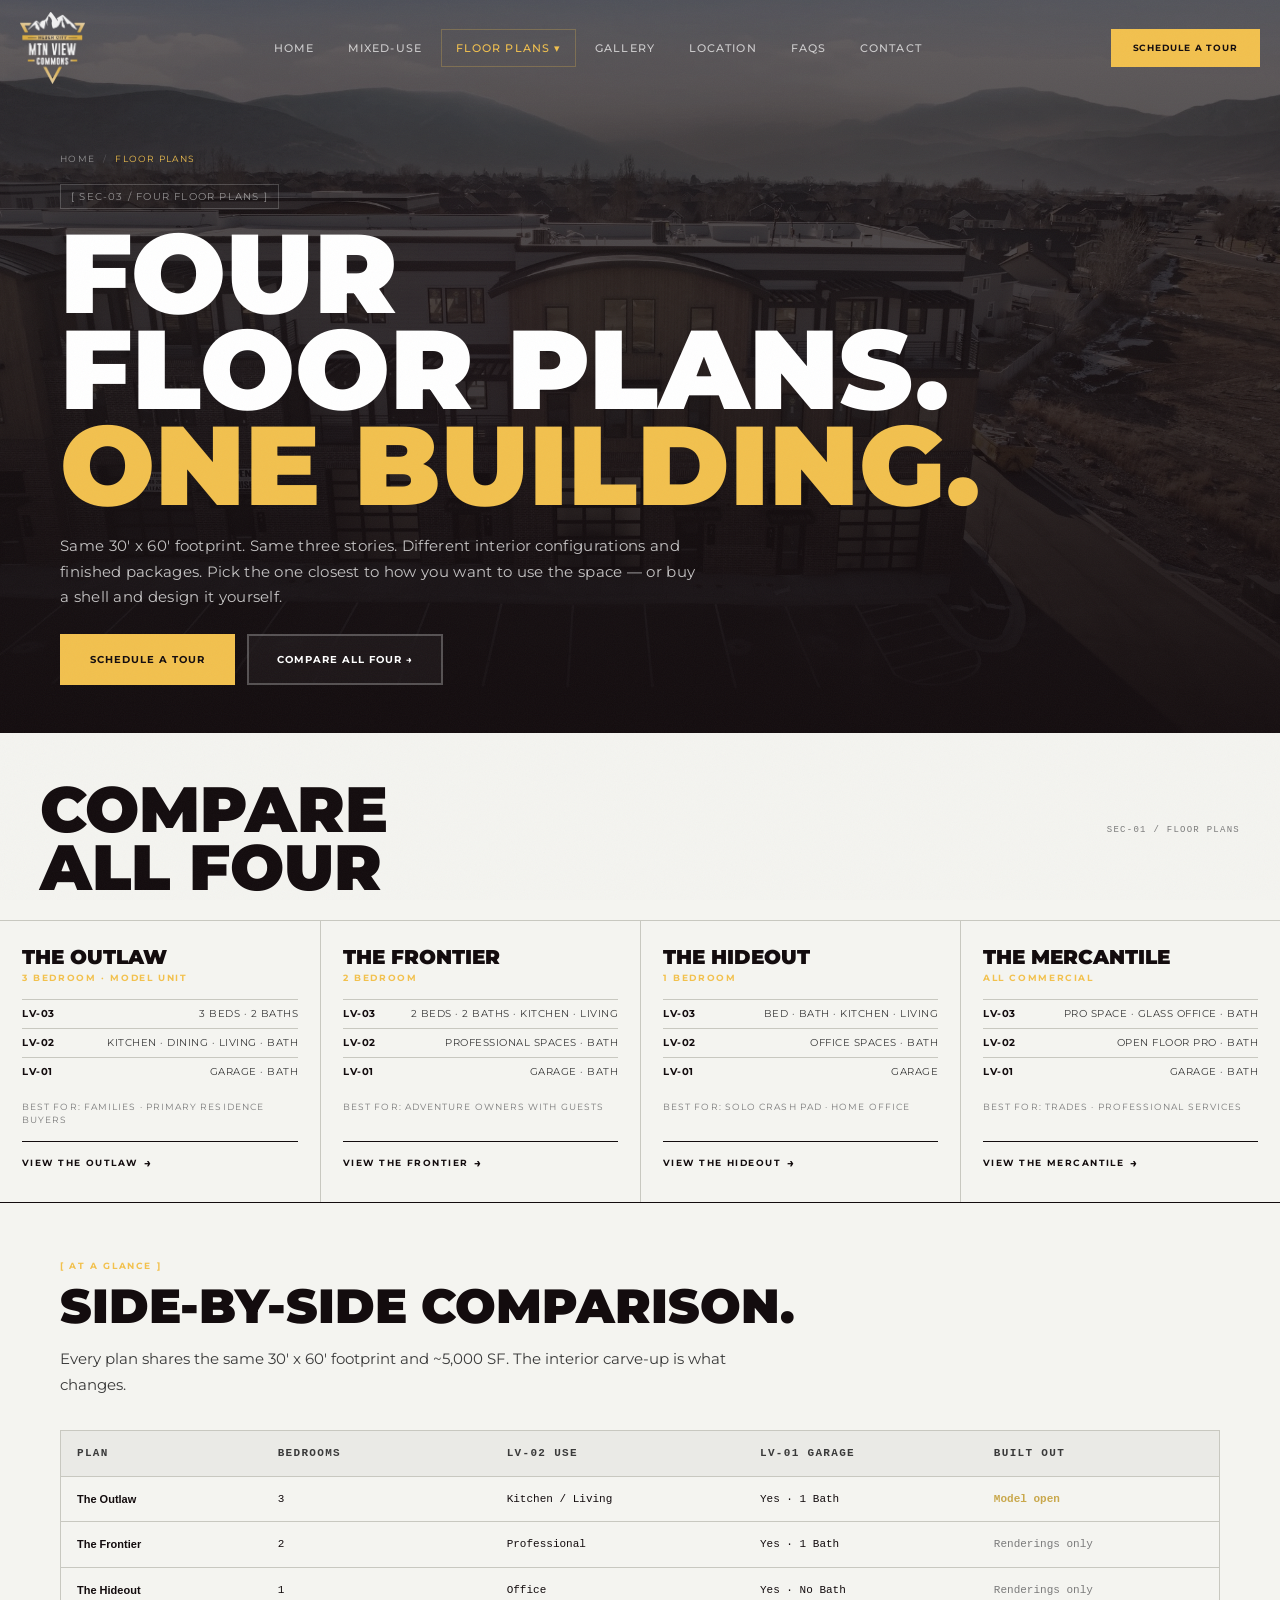
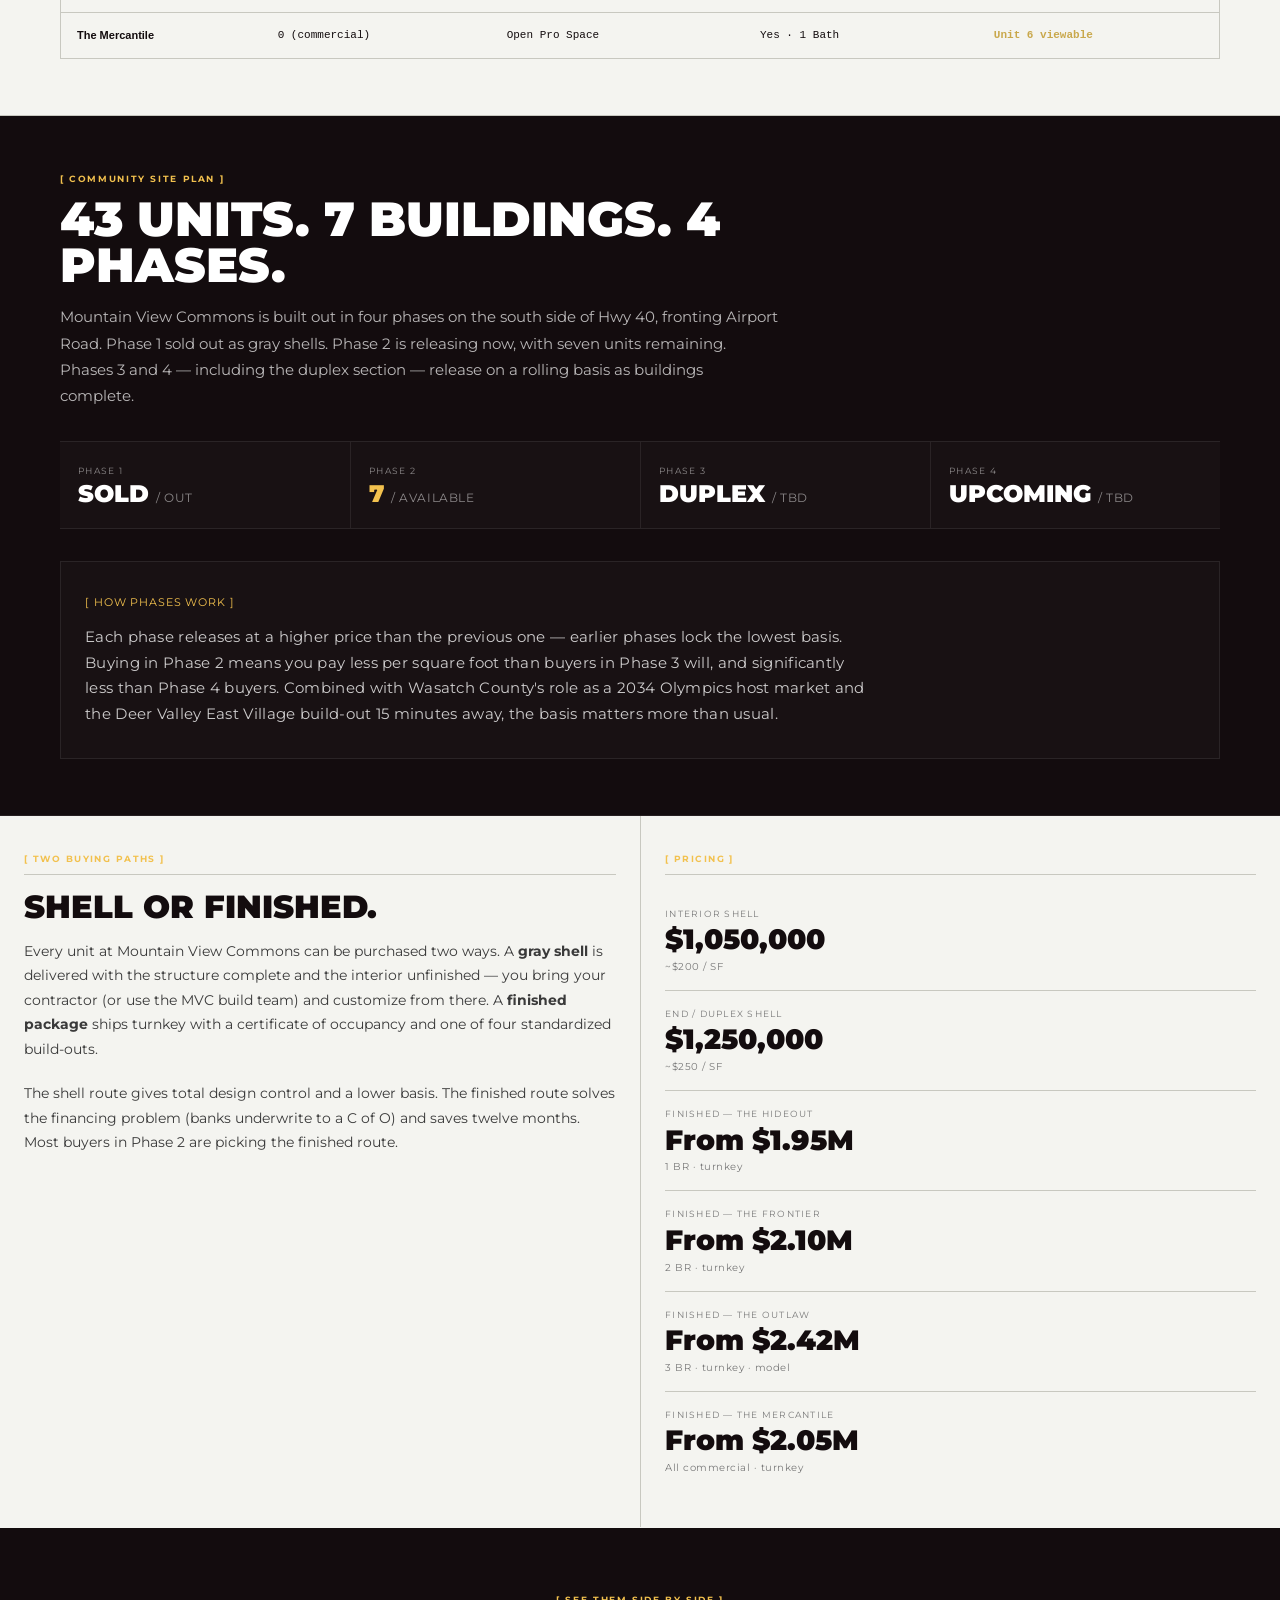
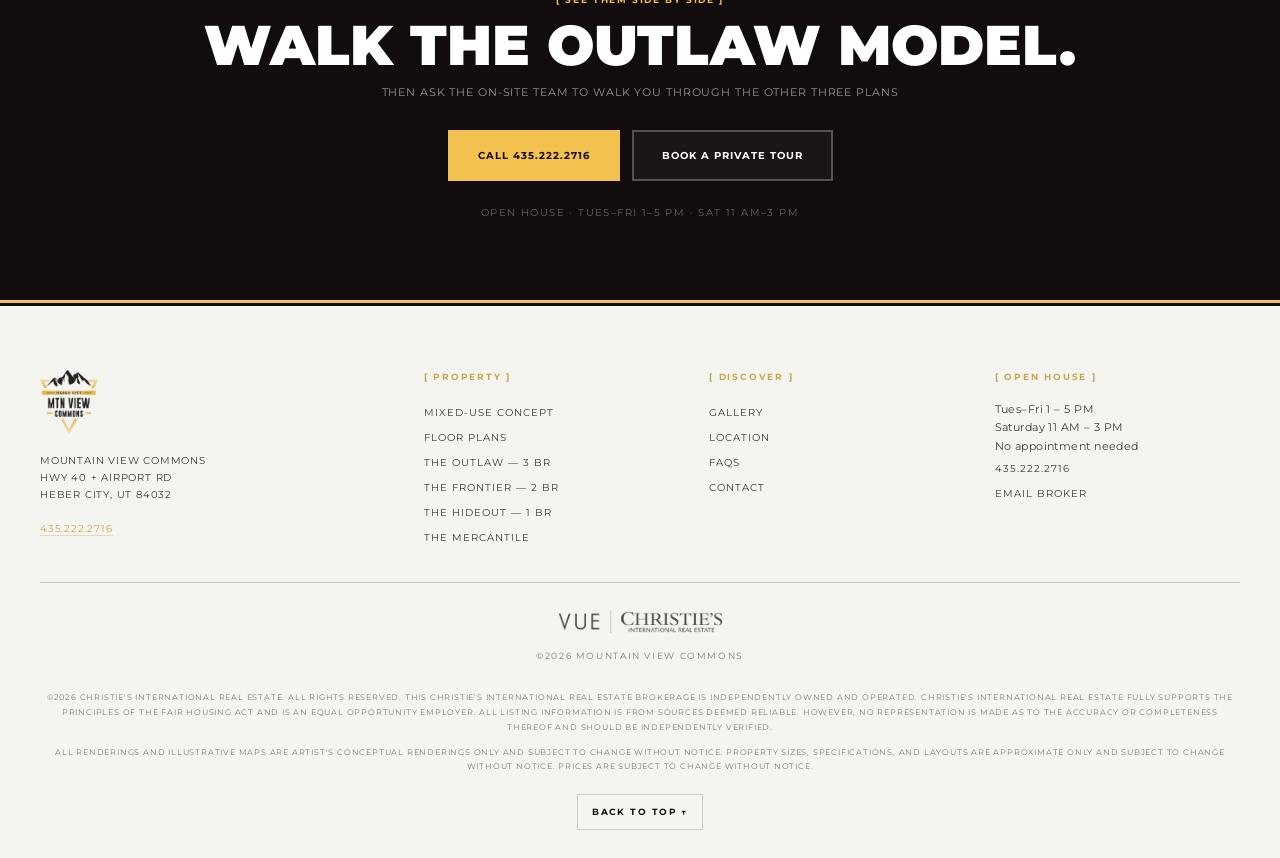
<file: floor-plans/index.html>
<!DOCTYPE html>
<html lang="en">
<head>
    <!-- Google Tag Manager -->
    <script>(function(w,d,s,l,i){w[l]=w[l]||[];w[l].push({'gtm.start':
    new Date().getTime(),event:'gtm.js'});var f=d.getElementsByTagName(s)[0],
    j=d.createElement(s),dl=l!='dataLayer'?'&l='+l:'';j.async=true;j.src=
    'https://www.googletagmanager.com/gtm.js?id='+i+dl;f.parentNode.insertBefore(j,f);
    })(window,document,'script','dataLayer','GTM-5HZQ2M9S');</script>
    <!-- End Google Tag Manager -->
    <!-- Meta Pixel Code -->
    <script>
    !function(f,b,e,v,n,t,s)
    {if(f.fbq)return;n=f.fbq=function(){n.callMethod?
    n.callMethod.apply(n,arguments):n.queue.push(arguments)};
    if(!f._fbq)f._fbq=n;n.push=n;n.loaded=!0;n.version='2.0';
    n.queue=[];t=b.createElement(e);t.async=!0;
    t.src=v;s=b.getElementsByTagName(e)[0];
    s.parentNode.insertBefore(t,s)}(window, document,'script',
    'https://connect.facebook.net/en_US/fbevents.js');
    fbq('init', '4555300974712529');
    fbq('track', 'PageView');
    </script>
    <!-- End Meta Pixel Code -->
    <meta charset="UTF-8">
    <meta name="viewport" content="width=device-width, initial-scale=1.0">
    <meta name="theme-color" content="#130C0E">
    <meta name="theme-color" content="#130C0E" media="(prefers-color-scheme: dark)">
    <meta name="theme-color" content="#130C0E" media="(prefers-color-scheme: light)">
    <meta name="apple-mobile-web-app-capable" content="yes">
    <meta name="apple-mobile-web-app-status-bar-style" content="black">

    <!-- Favicons -->
    <link rel="icon" type="image/png" href="/assets/favicons/favicon-96x96.png" sizes="96x96">
    <link rel="icon" type="image/svg+xml" href="/assets/favicons/favicon.svg">
    <link rel="shortcut icon" href="/favicon.ico">
    <link rel="apple-touch-icon" sizes="180x180" href="/assets/favicons/apple-touch-icon.png">
    <meta name="apple-mobile-web-app-title" content="MVC">
    <link rel="manifest" href="/assets/favicons/site.webmanifest">

    <title>Floor Plans & Site Plan — 4 Mixed-Use Configurations | Mountain View Commons</title>
    <meta name="description" content="Compare the four floor plans at Mountain View Commons: The Outlaw (3BR), The Frontier (2BR), The Hideout (1BR), and The Mercantile (commercial). 43 units across 7 buildings in Heber City, UT.">

    <link rel="canonical" href="https://www.mtnviewcommonsut.com/floor-plans/">

    <meta property="og:type" content="website">
    <meta property="og:title" content="Floor Plans & Site Plan — Mountain View Commons">
    <meta property="og:description" content="Four mixed-use floor plans at Mountain View Commons in Heber City, UT. 43 units across 7 buildings, four phases. Shells from $1.05M.">
    <meta property="og:url" content="https://www.mtnviewcommonsut.com/floor-plans/">
    <meta property="og:image" content="https://www.mtnviewcommonsut.com/assets/renders/the-outlaw-floor-2-great-room-floor-plan.webp">
    <meta property="og:site_name" content="Mountain View Commons">

    <meta name="twitter:card" content="summary_large_image">
    <meta name="twitter:title" content="Floor Plans & Site Plan — Mountain View Commons">
    <meta name="twitter:description" content="Compare four mixed-use floor plans at Mountain View Commons in Heber City, UT.">
    <meta name="twitter:image" content="https://www.mtnviewcommonsut.com/assets/renders/the-outlaw-floor-2-great-room-floor-plan.webp">

    <link rel="preconnect" href="https://fonts.googleapis.com">
    <link rel="preconnect" href="https://fonts.gstatic.com" crossorigin>
    <link href="https://fonts.googleapis.com/css2?family=Montserrat:ital,wght@0,100..900;1,100..900&display=swap" rel="stylesheet">

    <link rel="stylesheet" href="/assets/styles.css">

    <script type="application/ld+json">
    {
      "@context": "https://schema.org",
      "@type": "BreadcrumbList",
      "itemListElement": [
        { "@type": "ListItem", "position": 1, "name": "Home", "item": "https://www.mtnviewcommonsut.com/" },
        { "@type": "ListItem", "position": 2, "name": "Floor Plans", "item": "https://www.mtnviewcommonsut.com/floor-plans/" }
      ]
    }
    </script>
    <script type="application/ld+json">
    {
      "@context": "https://schema.org",
      "@type": "ItemList",
      "name": "Mountain View Commons Floor Plans",
      "description": "Four floor plans available at Mountain View Commons mixed-use development in Heber City, Utah.",
      "numberOfItems": 4,
      "itemListElement": [
        { "@type": "ListItem", "position": 1, "url": "https://www.mtnviewcommonsut.com/floor-plans/the-outlaw/", "name": "The Outlaw — 3 Bedroom Mixed-Use Unit" },
        { "@type": "ListItem", "position": 2, "url": "https://www.mtnviewcommonsut.com/floor-plans/the-frontier/", "name": "The Frontier — 2 Bedroom Mixed-Use Unit" },
        { "@type": "ListItem", "position": 3, "url": "https://www.mtnviewcommonsut.com/floor-plans/the-hideout/", "name": "The Hideout — 1 Bedroom Mixed-Use Unit" },
        { "@type": "ListItem", "position": 4, "url": "https://www.mtnviewcommonsut.com/floor-plans/the-mercantile/", "name": "The Mercantile — Commercial Mixed-Use Unit" }
      ]
    }
    </script>
</head>
<body>
<!-- Google Tag Manager (noscript) -->
<noscript><iframe src="https://www.googletagmanager.com/ns.html?id=GTM-5HZQ2M9S"
height="0" width="0" style="display:none;visibility:hidden"></iframe></noscript>
<!-- End Google Tag Manager (noscript) -->
<!-- Meta Pixel (noscript) -->
<noscript><img height="1" width="1" style="display:none"
src="https://www.facebook.com/tr?id=4555300974712529&ev=PageView&noscript=1"
/></noscript>
<!-- End Meta Pixel (noscript) -->

<a class="skip-link" href="#main">Skip to content</a>

<div class="navigation">
    <div class="nav-bar">
        <nav class="nav" aria-label="Primary">
            <a href="/" class="nav__logo" aria-label="Mountain View Commons — home"><img src="/assets/mvc-logo-white.png" alt="Mountain View Commons"></a>
            <ul class="nav__links">
                <li class="nav__item"><a class="nav__link" href="/">Home</a></li>
                <li class="nav__item"><a class="nav__link" href="/mixed-use/">Mixed-Use</a></li>
                <li class="nav__item">
                    <a class="nav__link" href="/floor-plans/" aria-current="page" aria-haspopup="true">Floor Plans ▾</a>
                    <ul class="nav__submenu" role="menu">
                        <li><a class="nav__sub-link" href="/floor-plans/the-outlaw/" role="menuitem"><strong>The Outlaw</strong>3 BR · Model unit open</a></li>
                        <li><a class="nav__sub-link" href="/floor-plans/the-frontier/" role="menuitem"><strong>The Frontier</strong>2 BR · Adventure / family</a></li>
                        <li><a class="nav__sub-link" href="/floor-plans/the-hideout/" role="menuitem"><strong>The Hideout</strong>1 BR · Crash pad / studio</a></li>
                        <li><a class="nav__sub-link" href="/floor-plans/the-mercantile/" role="menuitem"><strong>The Mercantile</strong>All commercial</a></li>
                    </ul>
                </li>
                <li class="nav__item"><a class="nav__link" href="/gallery/">Gallery</a></li>
                <li class="nav__item"><a class="nav__link" href="/location/">Location</a></li>
                <li class="nav__item"><a class="nav__link" href="/faqs/">FAQs</a></li>
                <li class="nav__item"><a class="nav__link" href="/contact/">Contact</a></li>
            </ul>
            <a href="tel:+14352222716" class="nav__cta btn btn--gold">Schedule a Tour</a>
            <button class="nav__toggle" type="button" aria-label="Open menu" aria-expanded="false" aria-controls="mobile-menu"><svg viewBox="0 0 24 24" fill="none" stroke="currentColor" stroke-width="2" stroke-linecap="round" stroke-linejoin="round" aria-hidden="true"><line x1="3" y1="6" x2="21" y2="6"/><line x1="3" y1="12" x2="21" y2="12"/><line x1="3" y1="18" x2="21" y2="18"/></svg></button>
        </nav>
    </div>
</div>

<aside class="mobile-menu" id="mobile-menu" aria-hidden="true">
    <div class="mobile-menu__head"><a href="/" class="nav__logo"><img src="/assets/mvc-logo-white.png" alt="Mountain View Commons" style="height:48px"></a><button class="mobile-menu__close" type="button" aria-label="Close menu"><svg viewBox="0 0 24 24" fill="none" stroke="currentColor" stroke-width="2" stroke-linecap="round" stroke-linejoin="round" aria-hidden="true"><line x1="18" y1="6" x2="6" y2="18"/><line x1="6" y1="6" x2="18" y2="18"/></svg></button></div>
    <ul class="mobile-menu__list">
        <li><a class="mobile-menu__link" href="/">Home <span class="mobile-menu__hint">01</span></a></li>
        <li><a class="mobile-menu__link" href="/mixed-use/">Mixed-Use <span class="mobile-menu__hint">02</span></a></li>
        <li>
            <a class="mobile-menu__link" href="/floor-plans/" aria-current="page">Floor Plans <span class="mobile-menu__hint">03</span></a>
            <ul class="mobile-menu__sublist">
                <li><a class="mobile-menu__link" href="/floor-plans/the-outlaw/">The Outlaw — 3 BR</a></li>
                <li><a class="mobile-menu__link" href="/floor-plans/the-frontier/">The Frontier — 2 BR</a></li>
                <li><a class="mobile-menu__link" href="/floor-plans/the-hideout/">The Hideout — 1 BR</a></li>
                <li><a class="mobile-menu__link" href="/floor-plans/the-mercantile/">The Mercantile — Commercial</a></li>
            </ul>
        </li>
        <li><a class="mobile-menu__link" href="/gallery/">Gallery <span class="mobile-menu__hint">04</span></a></li>
        <li><a class="mobile-menu__link" href="/location/">Location <span class="mobile-menu__hint">05</span></a></li>
        <li><a class="mobile-menu__link" href="/faqs/">FAQs <span class="mobile-menu__hint">06</span></a></li>
        <li><a class="mobile-menu__link" href="/contact/">Contact <span class="mobile-menu__hint">07</span></a></li>
    </ul>
    <div class="mobile-menu__foot"><a href="tel:+14352222716" class="btn btn--gold">Call 435.222.2716</a><a href="/contact/" class="btn btn--white">Schedule a Tour</a><p class="mobile-menu__contact">Open House · Tues–Fri 1–5 PM · Sat 11 AM–3 PM</p></div>
</aside>

<main id="main">

<section class="page-hero">
    <div class="page-hero__bg">
        <img src="/assets/photos/DJI_0698.webp" alt="Aerial view of Mountain View Commons site plan in Heber City, Utah" width="2048" height="1364" loading="eager" fetchpriority="high">
    </div>
    <div class="page-hero__inner">
        <nav class="breadcrumbs" aria-label="Breadcrumb">
            <a href="/">Home</a><span class="sep">/</span><span aria-current="page">Floor Plans</span>
        </nav>
        <div class="page-hero__id">[ SEC-03 / FOUR FLOOR PLANS ]</div>
        <h1 class="page-hero__title">Four<br>Floor Plans.<br><span class="gold">One Building.</span></h1>
        <p class="page-hero__deck">
            Same 30' x 60' footprint. Same three stories. Different interior configurations and finished packages. Pick the one closest to how you want to use the space — or buy a shell and design it yourself.
        </p>
        <div class="btn-row">
            <a href="/contact/" class="btn btn--gold">Schedule a Tour</a>
            <a href="#compare" class="btn btn--white">Compare All Four →</a>
        </div>
    </div>
</section>

<!-- ================================================================
     PLAN GRID — link to each
     ================================================================ -->
<section class="plans" id="compare" aria-labelledby="plans-title">
    <div class="section-head">
        <div class="section-head__inner">
            <h2 class="section-head__title" id="plans-title">Compare<br>All Four</h2>
            <samp class="section-head__ref">SEC-01 / FLOOR PLANS</samp>
        </div>
    </div>
    <div class="plans__grid">
        <article class="plan reveal">
            <h3 class="plan__name">The Outlaw</h3>
            <p class="plan__type">3 Bedroom · Model Unit</p>
            <ul class="plan__levels">
                <li><span class="plan__lv">LV-03</span><span class="plan__desc">3 Beds · 2 Baths</span></li>
                <li><span class="plan__lv">LV-02</span><span class="plan__desc">Kitchen · Dining · Living · Bath</span></li>
                <li><span class="plan__lv">LV-01</span><span class="plan__desc">Garage · Bath</span></li>
            </ul>
            <p class="t-mono-sm" style="margin-bottom:14px">Best for: Families · primary residence buyers</p>
            <a class="plan__cta" href="/floor-plans/the-outlaw/">View The Outlaw</a>
        </article>
        <article class="plan reveal reveal-delay-1">
            <h3 class="plan__name">The Frontier</h3>
            <p class="plan__type">2 Bedroom</p>
            <ul class="plan__levels">
                <li><span class="plan__lv">LV-03</span><span class="plan__desc">2 Beds · 2 Baths · Kitchen · Living</span></li>
                <li><span class="plan__lv">LV-02</span><span class="plan__desc">Professional Spaces · Bath</span></li>
                <li><span class="plan__lv">LV-01</span><span class="plan__desc">Garage · Bath</span></li>
            </ul>
            <p class="t-mono-sm" style="margin-bottom:14px">Best for: Adventure owners with guests</p>
            <a class="plan__cta" href="/floor-plans/the-frontier/">View The Frontier</a>
        </article>
        <article class="plan reveal reveal-delay-2">
            <h3 class="plan__name">The Hideout</h3>
            <p class="plan__type">1 Bedroom</p>
            <ul class="plan__levels">
                <li><span class="plan__lv">LV-03</span><span class="plan__desc">Bed · Bath · Kitchen · Living</span></li>
                <li><span class="plan__lv">LV-02</span><span class="plan__desc">Office Spaces · Bath</span></li>
                <li><span class="plan__lv">LV-01</span><span class="plan__desc">Garage</span></li>
            </ul>
            <p class="t-mono-sm" style="margin-bottom:14px">Best for: Solo crash pad · home office</p>
            <a class="plan__cta" href="/floor-plans/the-hideout/">View The Hideout</a>
        </article>
        <article class="plan reveal reveal-delay-3">
            <h3 class="plan__name">The Mercantile</h3>
            <p class="plan__type">All Commercial</p>
            <ul class="plan__levels">
                <li><span class="plan__lv">LV-03</span><span class="plan__desc">Pro Space · Glass Office · Bath</span></li>
                <li><span class="plan__lv">LV-02</span><span class="plan__desc">Open Floor Pro · Bath</span></li>
                <li><span class="plan__lv">LV-01</span><span class="plan__desc">Garage · Bath</span></li>
            </ul>
            <p class="t-mono-sm" style="margin-bottom:14px">Best for: Trades · professional services</p>
            <a class="plan__cta" href="/floor-plans/the-mercantile/">View The Mercantile</a>
        </article>
    </div>
</section>

<!-- ================================================================
     COMPARISON TABLE
     ================================================================ -->
<section class="bg-paper section-block" aria-labelledby="compare-title">
    <div class="section-block__inner">
        <div class="section-block__head">
            <p class="section-block__eyebrow">[ At a Glance ]</p>
            <h2 class="section-block__title" id="compare-title">Side-by-side comparison.</h2>
            <p class="section-block__deck">Every plan shares the same 30' x 60' footprint and ~5,000 SF. The interior carve-up is what changes.</p>
        </div>
        <div style="overflow-x:auto;border:1px solid var(--rule-light);background:var(--paper)">
            <table style="width:100%;min-width:720px;border-collapse:collapse;font-family:'JetBrains Mono',monospace;font-size:11px">
                <thead>
                    <tr style="background:var(--paper-mid);border-bottom:1px solid var(--rule-light)">
                        <th style="text-align:left;padding:14px 16px;letter-spacing:0.12em;text-transform:uppercase;font-weight:700;color:var(--ink-mid)">Plan</th>
                        <th style="text-align:left;padding:14px 16px;letter-spacing:0.12em;text-transform:uppercase;font-weight:700;color:var(--ink-mid)">Bedrooms</th>
                        <th style="text-align:left;padding:14px 16px;letter-spacing:0.12em;text-transform:uppercase;font-weight:700;color:var(--ink-mid)">LV-02 Use</th>
                        <th style="text-align:left;padding:14px 16px;letter-spacing:0.12em;text-transform:uppercase;font-weight:700;color:var(--ink-mid)">LV-01 Garage</th>
                        <th style="text-align:left;padding:14px 16px;letter-spacing:0.12em;text-transform:uppercase;font-weight:700;color:var(--ink-mid)">Built Out</th>
                    </tr>
                </thead>
                <tbody>
                    <tr style="border-bottom:1px solid var(--rule-light)">
                        <td style="padding:14px 16px;font-family:'Inter',sans-serif;font-weight:800;letter-spacing:0">The Outlaw</td>
                        <td style="padding:14px 16px">3</td>
                        <td style="padding:14px 16px">Kitchen / Living</td>
                        <td style="padding:14px 16px">Yes · 1 Bath</td>
                        <td style="padding:14px 16px;color:var(--gold-deep);font-weight:700">Model open</td>
                    </tr>
                    <tr style="border-bottom:1px solid var(--rule-light)">
                        <td style="padding:14px 16px;font-family:'Inter',sans-serif;font-weight:800;letter-spacing:0">The Frontier</td>
                        <td style="padding:14px 16px">2</td>
                        <td style="padding:14px 16px">Professional</td>
                        <td style="padding:14px 16px">Yes · 1 Bath</td>
                        <td style="padding:14px 16px;color:var(--ink-light)">Renderings only</td>
                    </tr>
                    <tr style="border-bottom:1px solid var(--rule-light)">
                        <td style="padding:14px 16px;font-family:'Inter',sans-serif;font-weight:800;letter-spacing:0">The Hideout</td>
                        <td style="padding:14px 16px">1</td>
                        <td style="padding:14px 16px">Office</td>
                        <td style="padding:14px 16px">Yes · No Bath</td>
                        <td style="padding:14px 16px;color:var(--ink-light)">Renderings only</td>
                    </tr>
                    <tr>
                        <td style="padding:14px 16px;font-family:'Inter',sans-serif;font-weight:800;letter-spacing:0">The Mercantile</td>
                        <td style="padding:14px 16px">0 (commercial)</td>
                        <td style="padding:14px 16px">Open Pro Space</td>
                        <td style="padding:14px 16px">Yes · 1 Bath</td>
                        <td style="padding:14px 16px;color:var(--gold-deep);font-weight:700">Unit 6 viewable</td>
                    </tr>
                </tbody>
            </table>
        </div>
    </div>
</section>

<!-- ================================================================
     SITE PLAN
     ================================================================ -->
<section class="bg-ink section-block" aria-labelledby="siteplan-title">
    <div class="section-block__inner">
        <div class="section-block__head">
            <p class="section-block__eyebrow">[ Community Site Plan ]</p>
            <h2 class="section-block__title" id="siteplan-title" style="color:#fff">43 units. 7 buildings. 4 phases.</h2>
            <p class="section-block__deck">Mountain View Commons is built out in four phases on the south side of Hwy 40, fronting Airport Road. Phase 1 sold out as gray shells. Phase 2 is releasing now, with seven units remaining. Phases 3 and 4 — including the duplex section — release on a rolling basis as buildings complete.</p>
        </div>
        <div class="data-strip" style="border-top:1px solid rgba(255,255,255,0.08);border-bottom:1px solid rgba(255,255,255,0.08);background:rgba(255,255,255,0.02)">
            <div class="data-strip__inner">
                <div class="data-strip__cell" style="background:transparent;color:#fff;border-color:rgba(255,255,255,0.08)">
                    <p class="data-strip__label" style="color:rgba(255,255,255,0.5)">Phase 1</p>
                    <p class="data-strip__value" style="color:#fff">SOLD <span class="unit" style="color:rgba(255,255,255,0.5)">/ OUT</span></p>
                </div>
                <div class="data-strip__cell" style="background:transparent;color:#fff;border-color:rgba(255,255,255,0.08)">
                    <p class="data-strip__label" style="color:rgba(255,255,255,0.5)">Phase 2</p>
                    <p class="data-strip__value" style="color:var(--gold)">7 <span class="unit" style="color:rgba(255,255,255,0.5)">/ AVAILABLE</span></p>
                </div>
                <div class="data-strip__cell" style="background:transparent;color:#fff;border-color:rgba(255,255,255,0.08)">
                    <p class="data-strip__label" style="color:rgba(255,255,255,0.5)">Phase 3</p>
                    <p class="data-strip__value" style="color:#fff">DUPLEX <span class="unit" style="color:rgba(255,255,255,0.5)">/ TBD</span></p>
                </div>
                <div class="data-strip__cell" style="background:transparent;color:#fff;border-color:rgba(255,255,255,0.08)">
                    <p class="data-strip__label" style="color:rgba(255,255,255,0.5)">Phase 4</p>
                    <p class="data-strip__value" style="color:#fff">UPCOMING <span class="unit" style="color:rgba(255,255,255,0.5)">/ TBD</span></p>
                </div>
            </div>
        </div>
        <div style="margin-top:32px;padding:32px 24px;border:1px solid rgba(255,255,255,0.08);background:rgba(255,255,255,0.02)">
            <p class="t-mono" style="color:var(--gold);margin-bottom:14px">[ How phases work ]</p>
            <p class="t-body" style="color:rgba(255,255,255,0.78);font-size:15px;max-width:780px">
                Each phase releases at a higher price than the previous one — earlier phases lock the lowest basis. Buying in Phase 2 means you pay less per square foot than buyers in Phase 3 will, and significantly less than Phase 4 buyers. Combined with Wasatch County's role as a 2034 Olympics host market and the Deer Valley East Village build-out 15 minutes away, the basis matters more than usual.
            </p>
        </div>
    </div>
</section>

<!-- ================================================================
     PRICING SUMMARY
     ================================================================ -->
<section class="two-col" aria-labelledby="pricing-title">
    <h2 id="pricing-title" style="position:absolute;left:-9999px">Pricing Summary</h2>
    <div class="two-col__grid">
        <div class="two-col__col reveal">
            <p class="two-col__label">[ Two Buying Paths ]</p>
            <h3 class="two-col__title">Shell or Finished.</h3>
            <p class="two-col__body">
                Every unit at Mountain View Commons can be purchased two ways. A <strong>gray shell</strong> is delivered with the structure complete and the interior unfinished — you bring your contractor (or use the MVC build team) and customize from there. A <strong>finished package</strong> ships turnkey with a certificate of occupancy and one of four standardized build-outs.
            </p>
            <p class="two-col__body">
                The shell route gives total design control and a lower basis. The finished route solves the financing problem (banks underwrite to a C of O) and saves twelve months. Most buyers in Phase 2 are picking the finished route.
            </p>
        </div>
        <div class="two-col__col reveal reveal-delay-1">
            <p class="two-col__label">[ Pricing ]</p>
            <div class="pricing-row"><p class="pricing-row__type">Interior Shell</p><p class="pricing-row__price">$1,050,000</p><p class="pricing-row__note">~$200 / SF</p></div>
            <div class="pricing-row"><p class="pricing-row__type">End / Duplex Shell</p><p class="pricing-row__price">$1,250,000</p><p class="pricing-row__note">~$250 / SF</p></div>
            <div class="pricing-row"><p class="pricing-row__type">Finished — The Hideout</p><p class="pricing-row__price">From $1.95M</p><p class="pricing-row__note">1 BR · turnkey</p></div>
            <div class="pricing-row"><p class="pricing-row__type">Finished — The Frontier</p><p class="pricing-row__price">From $2.10M</p><p class="pricing-row__note">2 BR · turnkey</p></div>
            <div class="pricing-row"><p class="pricing-row__type">Finished — The Outlaw</p><p class="pricing-row__price">From $2.42M</p><p class="pricing-row__note">3 BR · turnkey · model</p></div>
            <div class="pricing-row"><p class="pricing-row__type">Finished — The Mercantile</p><p class="pricing-row__price">From $2.05M</p><p class="pricing-row__note">All commercial · turnkey</p></div>
        </div>
    </div>
</section>

<!-- ================================================================
     CTA
     ================================================================ -->
<section class="cta-banner">
    <p class="cta-banner__label reveal">[ See Them Side by Side ]</p>
    <h2 class="cta-banner__title reveal">Walk the Outlaw Model.</h2>
    <p class="cta-banner__sub reveal">Then ask the on-site team to walk you through the other three plans</p>
    <div class="btn-row reveal" style="justify-content:center">
        <a href="tel:+14352222716" class="btn btn--gold">Call 435.222.2716</a>
        <a href="/contact/" class="btn btn--white">Book a Private Tour</a>
    </div>
    <p class="cta-banner__hours reveal">Open House · Tues–Fri 1–5 PM · Sat 11 AM–3 PM</p>
</section>

</main>

<footer class="footer">
    <div class="footer__grid">
        <div class="footer__brand"><img src="/assets/mvc-logo-dark.png" alt="Mountain View Commons"><p class="footer__addr">Mountain View Commons<br>Hwy 40 + Airport Rd<br>Heber City, UT 84032<br><br><a href="tel:+14352222716" style="color:var(--gold)">435.222.2716</a></p></div>
        <div><p class="footer__col-title">[ Property ]</p><ul class="footer__list"><li><a href="/mixed-use/">Mixed-Use Concept</a></li><li><a href="/floor-plans/">Floor Plans</a></li><li><a href="/floor-plans/the-outlaw/">The Outlaw — 3 BR</a></li><li><a href="/floor-plans/the-frontier/">The Frontier — 2 BR</a></li><li><a href="/floor-plans/the-hideout/">The Hideout — 1 BR</a></li><li><a href="/floor-plans/the-mercantile/">The Mercantile</a></li></ul></div>
        <div><p class="footer__col-title">[ Discover ]</p><ul class="footer__list"><li><a href="/gallery/">Gallery</a></li><li><a href="/location/">Location</a></li><li><a href="/faqs/">FAQs</a></li><li><a href="/contact/">Contact</a></li></ul></div>
        <div><p class="footer__col-title">[ Open House ]</p><ul class="footer__list"><li>Tues–Fri 1 – 5 PM</li><li>Saturday 11 AM – 3 PM</li><li>No appointment needed</li><li><a href="tel:+14352222716">435.222.2716</a></li><li><a href="mailto:jonathan.crosswhite@vuere.com">Email broker</a></li></ul></div>
    </div>
    <div class="footer__bottom"><img src="/assets/vue-dark.png" alt="VUE | Christie's International Real Estate" width="163" height="22" loading="lazy" decoding="async"><p class="footer__copy">©2026 Mountain View Commons</p></div>
    <div class="footer__legal"><p>©2026 Christie's International Real Estate. All rights reserved. This Christie's International Real Estate brokerage is independently owned and operated. Christie's International Real Estate fully supports the principles of the Fair Housing Act and is an Equal Opportunity Employer. All listing information is from sources deemed reliable. However, no representation is made as to the accuracy or completeness thereof and should be independently verified.</p><p>All renderings and illustrative maps are artist's conceptual renderings only and subject to change without notice. Property sizes, specifications, and layouts are approximate only and subject to change without notice. Prices are subject to change without notice.</p></div>
    <a class="footer__top-link" href="#" aria-label="Back to top">Back to top ↑</a>
</footer>

<script src="/assets/site.js"></script>
</body>
</html>
</file>
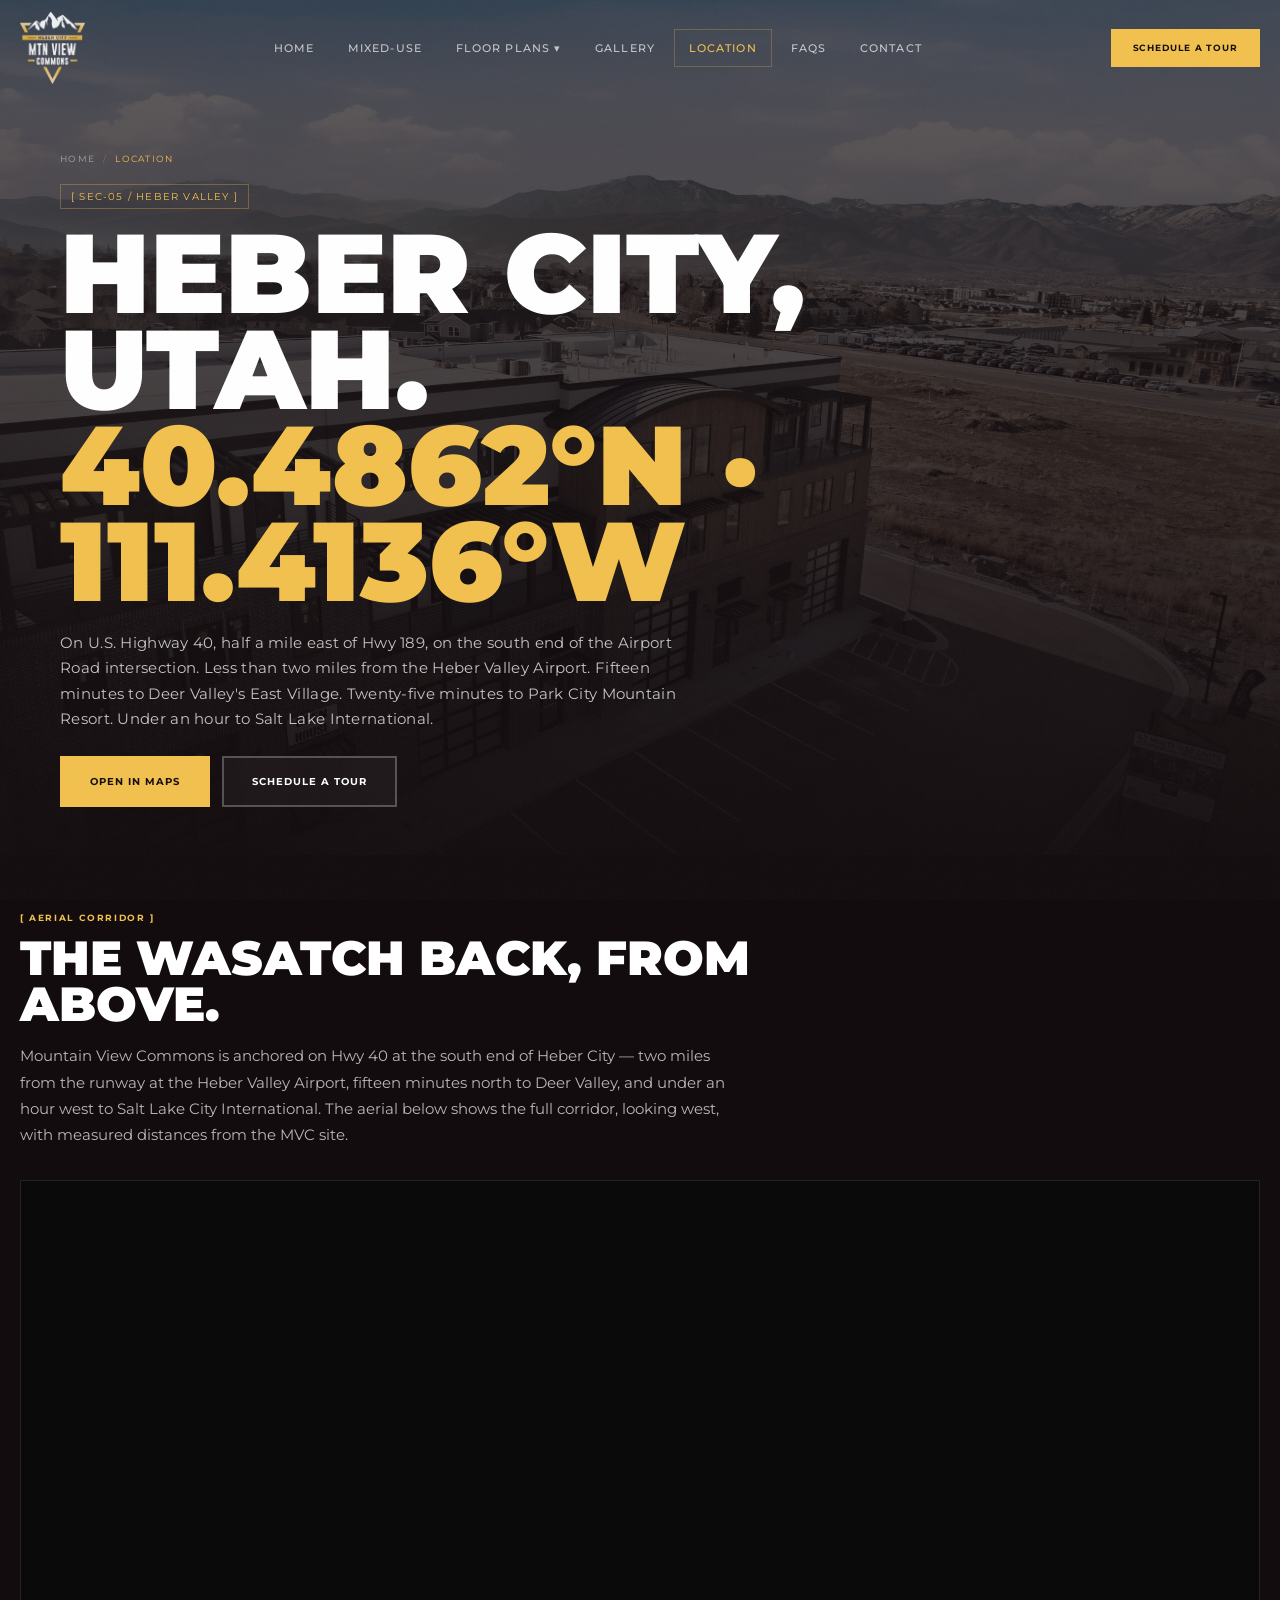
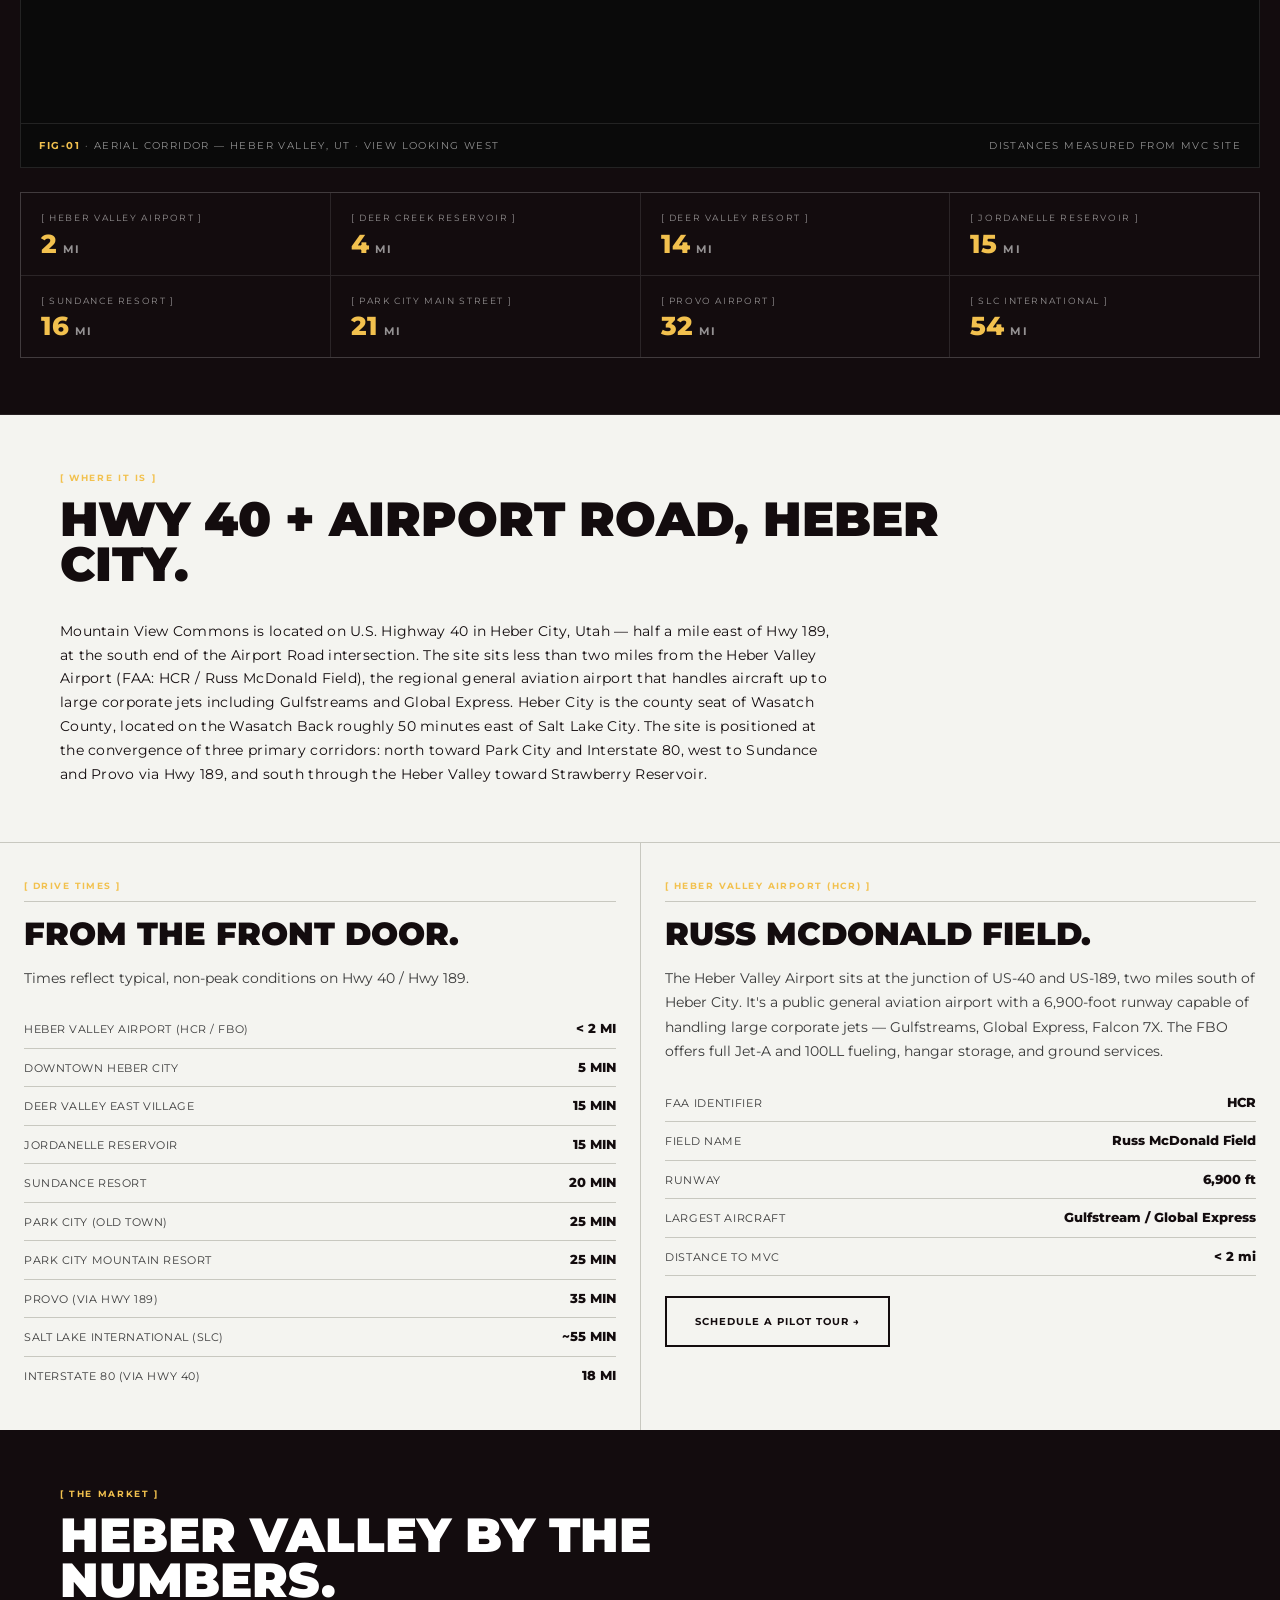
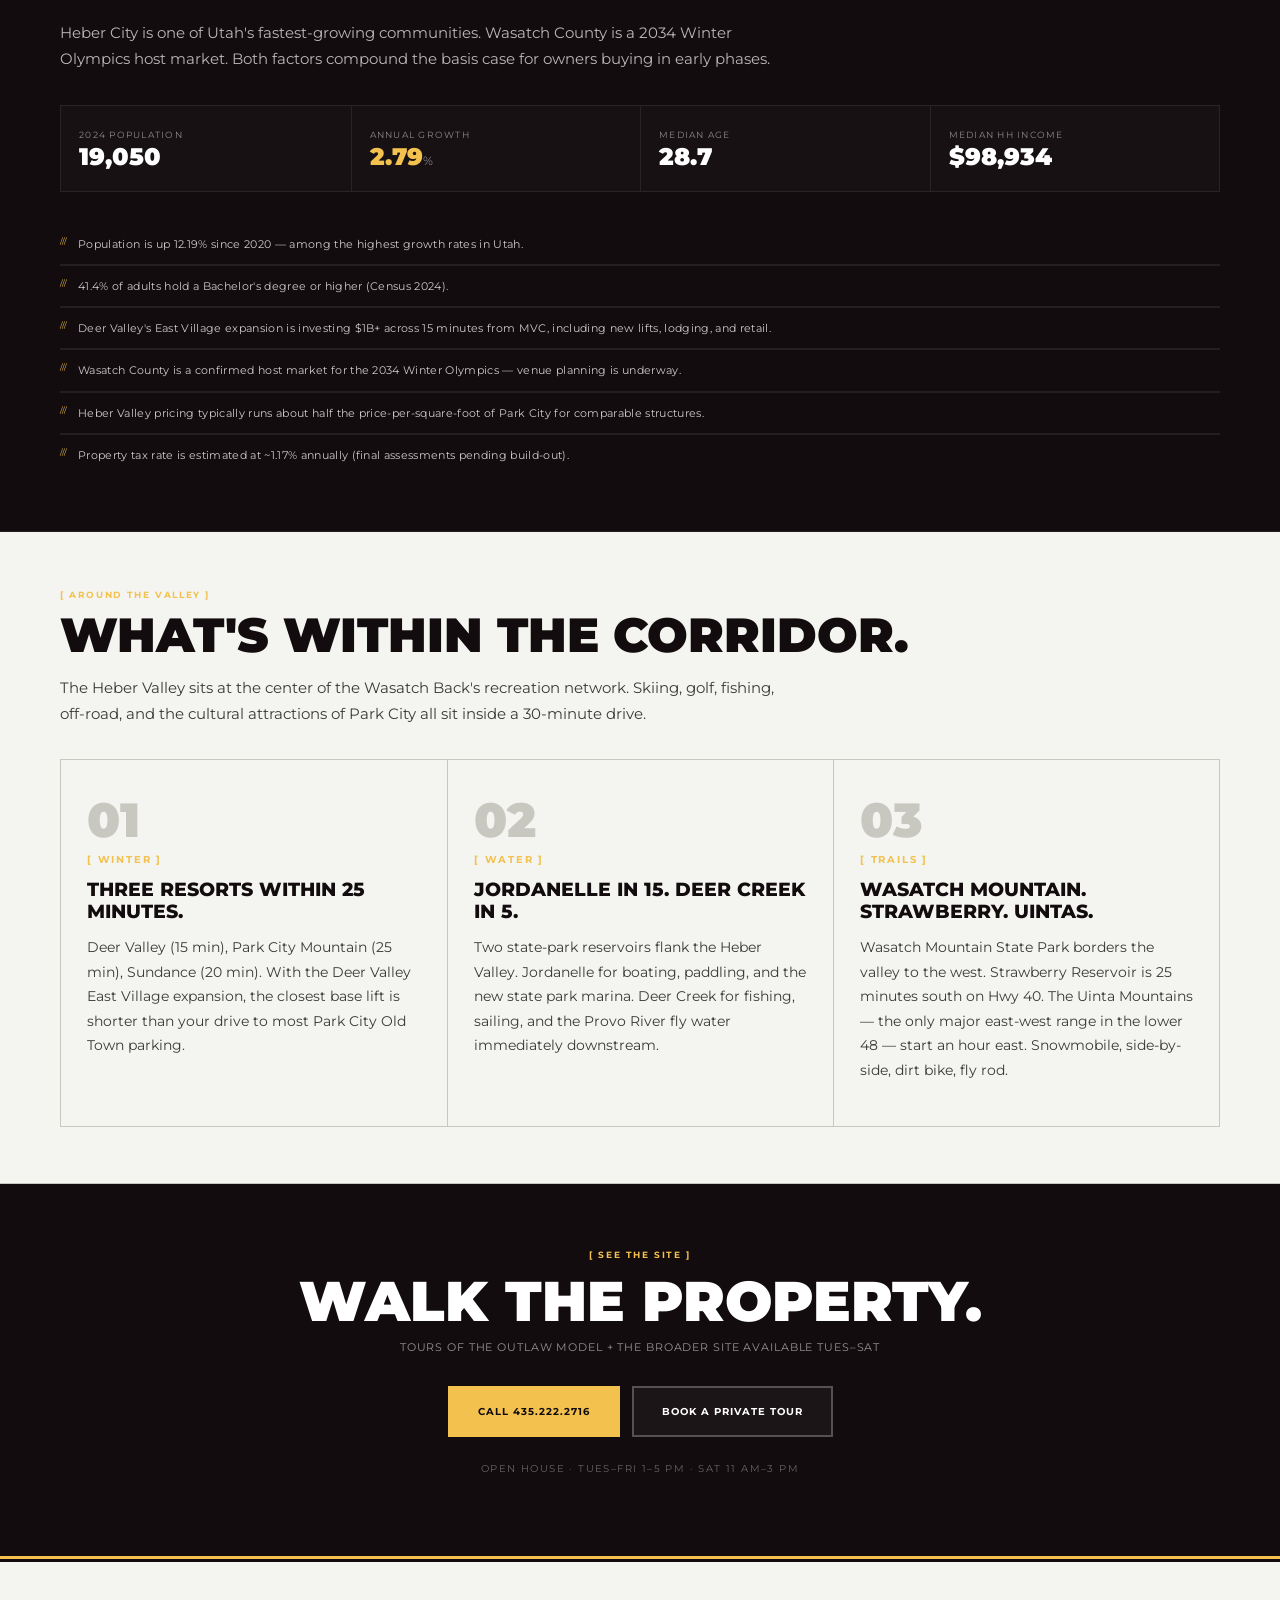
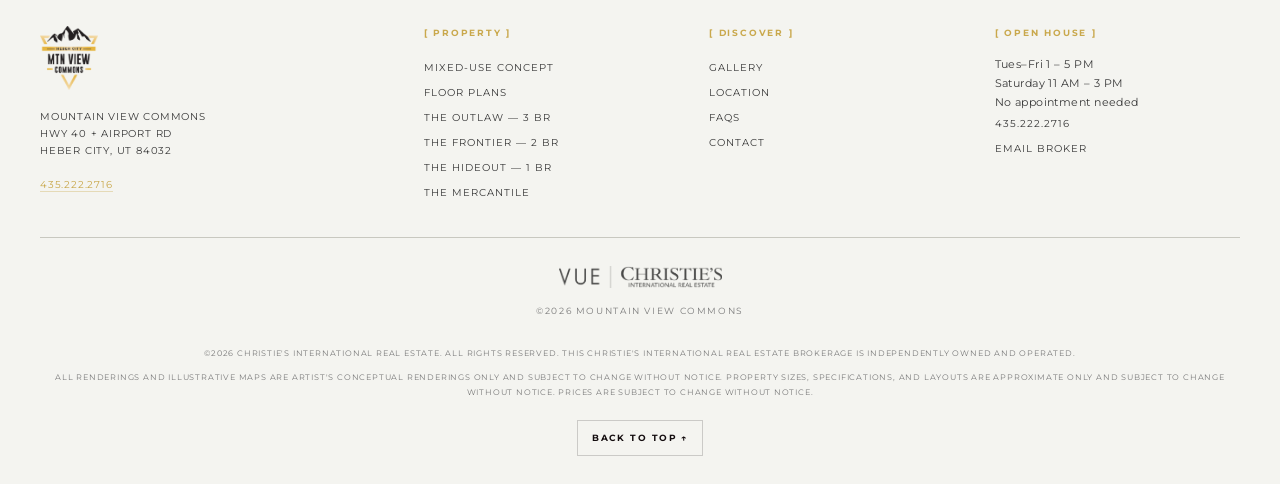
<file: location/index.html>
<!DOCTYPE html>
<html lang="en">
<head>
    <!-- Google Tag Manager -->
    <script>(function(w,d,s,l,i){w[l]=w[l]||[];w[l].push({'gtm.start':
    new Date().getTime(),event:'gtm.js'});var f=d.getElementsByTagName(s)[0],
    j=d.createElement(s),dl=l!='dataLayer'?'&l='+l:'';j.async=true;j.src=
    'https://www.googletagmanager.com/gtm.js?id='+i+dl;f.parentNode.insertBefore(j,f);
    })(window,document,'script','dataLayer','GTM-5HZQ2M9S');</script>
    <!-- End Google Tag Manager -->
    <!-- Meta Pixel Code -->
    <script>
    !function(f,b,e,v,n,t,s)
    {if(f.fbq)return;n=f.fbq=function(){n.callMethod?
    n.callMethod.apply(n,arguments):n.queue.push(arguments)};
    if(!f._fbq)f._fbq=n;n.push=n;n.loaded=!0;n.version='2.0';
    n.queue=[];t=b.createElement(e);t.async=!0;
    t.src=v;s=b.getElementsByTagName(e)[0];
    s.parentNode.insertBefore(t,s)}(window, document,'script',
    'https://connect.facebook.net/en_US/fbevents.js');
    fbq('init', '4555300974712529');
    fbq('track', 'PageView');
    </script>
    <!-- End Meta Pixel Code -->
    <meta charset="UTF-8">
    <meta name="viewport" content="width=device-width, initial-scale=1.0">
    <meta name="theme-color" content="#130C0E">
    <meta name="theme-color" content="#130C0E" media="(prefers-color-scheme: dark)">
    <meta name="theme-color" content="#130C0E" media="(prefers-color-scheme: light)">
    <meta name="apple-mobile-web-app-capable" content="yes">
    <meta name="apple-mobile-web-app-status-bar-style" content="black">

    <!-- Favicons -->
    <link rel="icon" type="image/png" href="/assets/favicons/favicon-96x96.png" sizes="96x96">
    <link rel="icon" type="image/svg+xml" href="/assets/favicons/favicon.svg">
    <link rel="shortcut icon" href="/favicon.ico">
    <link rel="apple-touch-icon" sizes="180x180" href="/assets/favicons/apple-touch-icon.png">
    <meta name="apple-mobile-web-app-title" content="MVC">
    <link rel="manifest" href="/assets/favicons/site.webmanifest">

    <title>Location — Heber City, Utah | Mountain View Commons (15 min to Deer Valley)</title>
    <meta name="description" content="Mountain View Commons is on Hwy 40 in Heber City, Utah — under 2 miles from Heber Valley Airport, 15 min to Deer Valley East Village, 25 min to Park City, under an hour to Salt Lake International. 2034 Olympics host market.">

    <link rel="canonical" href="https://www.mtnviewcommonsut.com/location/">

    <meta property="og:type" content="website">
    <meta property="og:title" content="Location — Heber City, Utah | Mountain View Commons">
    <meta property="og:description" content="On Hwy 40 in Heber City. 15 min to Deer Valley, 25 min to Park City, under 2 miles from Heber Valley Airport.">
    <meta property="og:url" content="https://www.mtnviewcommonsut.com/location/">
    <meta property="og:image" content="https://www.mtnviewcommonsut.com/assets/photos/DJI_0699.webp">
    <meta property="og:site_name" content="Mountain View Commons">

    <meta name="twitter:card" content="summary_large_image">
    <meta name="twitter:title" content="Location — Heber City, Utah | Mountain View Commons">
    <meta name="twitter:description" content="2 miles from the FBO. 15 min to Deer Valley. 2034 Olympics host market.">
    <meta name="twitter:image" content="https://www.mtnviewcommonsut.com/assets/photos/DJI_0699.webp">

    <link rel="preconnect" href="https://fonts.googleapis.com">
    <link rel="preconnect" href="https://fonts.gstatic.com" crossorigin>
    <link href="https://fonts.googleapis.com/css2?family=Montserrat:ital,wght@0,100..900;1,100..900&display=swap" rel="stylesheet">

    <link rel="stylesheet" href="/assets/styles.css">

    <script type="application/ld+json">
    {
      "@context": "https://schema.org",
      "@type": "BreadcrumbList",
      "itemListElement": [
        { "@type": "ListItem", "position": 1, "name": "Home", "item": "https://www.mtnviewcommonsut.com/" },
        { "@type": "ListItem", "position": 2, "name": "Location", "item": "https://www.mtnviewcommonsut.com/location/" }
      ]
    }
    </script>
    <script type="application/ld+json">
    {
      "@context": "https://schema.org",
      "@type": "Place",
      "name": "Mountain View Commons",
      "description": "Mountain View Commons is a mixed-use real estate development on Hwy 40 in Heber City, Utah, under two miles from the Heber Valley Airport (HCR). The site sits at the south end of Airport Road, half a mile east of Hwy 189.",
      "address": {
        "@type": "PostalAddress",
        "streetAddress": "Hwy 40 + Airport Rd",
        "addressLocality": "Heber City",
        "addressRegion": "UT",
        "postalCode": "84032",
        "addressCountry": "US"
      },
      "geo": { "@type": "GeoCoordinates", "latitude": 40.4862, "longitude": -111.4136 },
      "containedInPlace": { "@type": "AdministrativeArea", "name": "Wasatch County, Utah" },
      "hasMap": "https://www.google.com/maps/search/?api=1&query=Mountain+View+Commons+Heber+City+UT",
      "image": "https://www.mtnviewcommonsut.com/assets/photos/mountain-view-commons-location-map-heber-valley-utah.webp"
    }
    </script>
    <script type="application/ld+json">
    {
      "@context": "https://schema.org",
      "@type": "ImageObject",
      "contentUrl": "https://www.mtnviewcommonsut.com/assets/photos/mountain-view-commons-location-map-heber-valley-utah.webp",
      "name": "Aerial location map — Mountain View Commons, Heber City, Utah",
      "caption": "Aerial corridor map of the Heber Valley showing distances from Mountain View Commons to Heber Valley Airport (2 mi), Deer Creek Reservoir (4 mi), Deer Valley Resort (14 mi), Jordanelle Reservoir (15 mi), Sundance Resort (16 mi), Park City Main Street (21 mi), Provo Airport (32 mi), and Salt Lake City International Airport (54 mi).",
      "description": "Aerial view of the Heber Valley and Wasatch Back, looking west, with the Mountain View Commons site labeled and measured distances to nearby airports, ski resorts, and reservoirs.",
      "width": 2400,
      "height": 1050,
      "encodingFormat": "image/webp",
      "representativeOfPage": true,
      "contentLocation": {
        "@type": "Place",
        "name": "Heber Valley, Utah",
        "geo": { "@type": "GeoCoordinates", "latitude": 40.4862, "longitude": -111.4136 }
      }
    }
    </script>
</head>
<body>
<!-- Google Tag Manager (noscript) -->
<noscript><iframe src="https://www.googletagmanager.com/ns.html?id=GTM-5HZQ2M9S"
height="0" width="0" style="display:none;visibility:hidden"></iframe></noscript>
<!-- End Google Tag Manager (noscript) -->
<!-- Meta Pixel (noscript) -->
<noscript><img height="1" width="1" style="display:none"
src="https://www.facebook.com/tr?id=4555300974712529&ev=PageView&noscript=1"
/></noscript>
<!-- End Meta Pixel (noscript) -->

<a class="skip-link" href="#main">Skip to content</a>

<div class="navigation">
    <div class="nav-bar">
        <nav class="nav" aria-label="Primary">
            <a href="/" class="nav__logo" aria-label="Mountain View Commons — home"><img src="/assets/mvc-logo-white.png" alt="Mountain View Commons"></a>
            <ul class="nav__links">
                <li class="nav__item"><a class="nav__link" href="/">Home</a></li>
                <li class="nav__item"><a class="nav__link" href="/mixed-use/">Mixed-Use</a></li>
                <li class="nav__item">
                    <a class="nav__link" href="/floor-plans/" aria-haspopup="true">Floor Plans ▾</a>
                    <ul class="nav__submenu" role="menu">
                        <li><a class="nav__sub-link" href="/floor-plans/the-outlaw/" role="menuitem"><strong>The Outlaw</strong>3 BR · Model unit open</a></li>
                        <li><a class="nav__sub-link" href="/floor-plans/the-frontier/" role="menuitem"><strong>The Frontier</strong>2 BR · Adventure / family</a></li>
                        <li><a class="nav__sub-link" href="/floor-plans/the-hideout/" role="menuitem"><strong>The Hideout</strong>1 BR · Crash pad / studio</a></li>
                        <li><a class="nav__sub-link" href="/floor-plans/the-mercantile/" role="menuitem"><strong>The Mercantile</strong>All commercial</a></li>
                    </ul>
                </li>
                <li class="nav__item"><a class="nav__link" href="/gallery/">Gallery</a></li>
                <li class="nav__item"><a class="nav__link" href="/location/" aria-current="page">Location</a></li>
                <li class="nav__item"><a class="nav__link" href="/faqs/">FAQs</a></li>
                <li class="nav__item"><a class="nav__link" href="/contact/">Contact</a></li>
            </ul>
            <a href="tel:+14352222716" class="nav__cta btn btn--gold">Schedule a Tour</a>
            <button class="nav__toggle" type="button" aria-label="Open menu" aria-expanded="false" aria-controls="mobile-menu"><svg viewBox="0 0 24 24" fill="none" stroke="currentColor" stroke-width="2" stroke-linecap="round" stroke-linejoin="round"><line x1="3" y1="6" x2="21" y2="6"/><line x1="3" y1="12" x2="21" y2="12"/><line x1="3" y1="18" x2="21" y2="18"/></svg></button>
        </nav>
    </div>
</div>

<aside class="mobile-menu" id="mobile-menu" aria-hidden="true">
    <div class="mobile-menu__head"><a href="/" class="nav__logo"><img src="/assets/mvc-logo-white.png" alt="Mountain View Commons" style="height:48px"></a><button class="mobile-menu__close" type="button" aria-label="Close menu"><svg viewBox="0 0 24 24" fill="none" stroke="currentColor" stroke-width="2" stroke-linecap="round" stroke-linejoin="round"><line x1="18" y1="6" x2="6" y2="18"/><line x1="6" y1="6" x2="18" y2="18"/></svg></button></div>
    <ul class="mobile-menu__list">
        <li><a class="mobile-menu__link" href="/">Home <span class="mobile-menu__hint">01</span></a></li>
        <li><a class="mobile-menu__link" href="/mixed-use/">Mixed-Use <span class="mobile-menu__hint">02</span></a></li>
        <li>
            <a class="mobile-menu__link" href="/floor-plans/">Floor Plans <span class="mobile-menu__hint">03</span></a>
            <ul class="mobile-menu__sublist">
                <li><a class="mobile-menu__link" href="/floor-plans/the-outlaw/">The Outlaw — 3 BR</a></li>
                <li><a class="mobile-menu__link" href="/floor-plans/the-frontier/">The Frontier — 2 BR</a></li>
                <li><a class="mobile-menu__link" href="/floor-plans/the-hideout/">The Hideout — 1 BR</a></li>
                <li><a class="mobile-menu__link" href="/floor-plans/the-mercantile/">The Mercantile — Commercial</a></li>
            </ul>
        </li>
        <li><a class="mobile-menu__link" href="/gallery/">Gallery <span class="mobile-menu__hint">04</span></a></li>
        <li><a class="mobile-menu__link" href="/location/" aria-current="page">Location <span class="mobile-menu__hint">05</span></a></li>
        <li><a class="mobile-menu__link" href="/faqs/">FAQs <span class="mobile-menu__hint">06</span></a></li>
        <li><a class="mobile-menu__link" href="/contact/">Contact <span class="mobile-menu__hint">07</span></a></li>
    </ul>
    <div class="mobile-menu__foot"><a href="tel:+14352222716" class="btn btn--gold">Call 435.222.2716</a><a href="/contact/" class="btn btn--white">Schedule a Tour</a><p class="mobile-menu__contact">Open House · Tues–Fri 1–5 PM · Sat 11 AM–3 PM</p></div>
</aside>

<main id="main">

<section class="page-hero">
    <div class="page-hero__bg">
        <img src="/assets/photos/DJI_0699.webp" alt="Aerial view of the Heber Valley with the Wasatch Range backdrop" width="2048" height="1364" loading="eager" fetchpriority="high">
    </div>
    <div class="page-hero__inner">
        <nav class="breadcrumbs" aria-label="Breadcrumb">
            <a href="/">Home</a><span class="sep">/</span><span aria-current="page">Location</span>
        </nav>
        <div class="page-hero__id plan-hero__id">[ SEC-05 / HEBER VALLEY ]</div>
        <h1 class="page-hero__title">Heber City,<br>Utah.<br><span class="gold">40.4862°N · 111.4136°W</span></h1>
        <p class="page-hero__deck">
            On U.S. Highway 40, half a mile east of Hwy 189, on the south end of the Airport Road intersection. Less than two miles from the Heber Valley Airport. Fifteen minutes to Deer Valley's East Village. Twenty-five minutes to Park City Mountain Resort. Under an hour to Salt Lake International.
        </p>
        <div class="btn-row">
            <a href="https://www.google.com/maps/search/?api=1&query=Mountain+View+Commons+Heber+City+UT" target="_blank" rel="noopener noreferrer" class="btn btn--gold">Open in Maps</a>
            <a href="/contact/" class="btn btn--white">Schedule a Tour</a>
        </div>
    </div>
</section>

<!-- ================================================================
     LOCATOR MAP (aerial corridor)
     ================================================================ -->
<section class="bg-ink section-block locator-map" aria-labelledby="locator-map-title">
    <div class="section-block__inner">
        <div class="section-block__head">
            <p class="section-block__eyebrow">[ Aerial Corridor ]</p>
            <h2 class="section-block__title" id="locator-map-title" style="color:#fff">The Wasatch Back, from above.</h2>
            <p class="section-block__deck">Mountain View Commons is anchored on Hwy 40 at the south end of Heber City — two miles from the runway at the Heber Valley Airport, fifteen minutes north to Deer Valley, and under an hour west to Salt Lake City International. The aerial below shows the full corridor, looking west, with measured distances from the MVC site.</p>
        </div>
        <figure class="locator-map__figure">
            <picture>
                <source media="(min-width: 1200px)" srcset="/assets/photos/mountain-view-commons-location-map-heber-valley-utah.webp" type="image/webp">
                <source media="(min-width: 768px)" srcset="/assets/photos/mountain-view-commons-location-map-heber-valley-utah-1600.webp" type="image/webp">
                <img src="/assets/photos/mountain-view-commons-location-map-heber-valley-utah-1200.webp"
                     alt="Aerial map of Mountain View Commons in Heber City, Utah, looking west toward Salt Lake City. Labeled distances from the MVC site: Heber Valley Airport 2 miles, Deer Creek Reservoir 4 miles, Deer Valley Resort 14 miles, Jordanelle Reservoir 15 miles, Sundance Resort 16 miles, Park City Main Street 21 miles, Provo Airport 32 miles, Salt Lake City International Airport 54 miles."
                     width="2400" height="1050"
                     class="locator-map__img"
                     loading="lazy"
                     decoding="async">
            </picture>
            <figcaption class="locator-map__caption">
                <span><strong>FIG-01</strong> · Aerial corridor — Heber Valley, UT · view looking west</span>
                <span>Distances measured from MVC site</span>
            </figcaption>
        </figure>
        <div class="locator-map__legend" aria-label="Distances from Mountain View Commons">
            <div class="locator-map__legend-item">
                <p class="locator-map__legend-key">[ Heber Valley Airport ]</p>
                <p class="locator-map__legend-val"><span class="num">2</span><span class="unit">mi</span></p>
            </div>
            <div class="locator-map__legend-item">
                <p class="locator-map__legend-key">[ Deer Creek Reservoir ]</p>
                <p class="locator-map__legend-val"><span class="num">4</span><span class="unit">mi</span></p>
            </div>
            <div class="locator-map__legend-item">
                <p class="locator-map__legend-key">[ Deer Valley Resort ]</p>
                <p class="locator-map__legend-val"><span class="num">14</span><span class="unit">mi</span></p>
            </div>
            <div class="locator-map__legend-item">
                <p class="locator-map__legend-key">[ Jordanelle Reservoir ]</p>
                <p class="locator-map__legend-val"><span class="num">15</span><span class="unit">mi</span></p>
            </div>
            <div class="locator-map__legend-item">
                <p class="locator-map__legend-key">[ Sundance Resort ]</p>
                <p class="locator-map__legend-val"><span class="num">16</span><span class="unit">mi</span></p>
            </div>
            <div class="locator-map__legend-item">
                <p class="locator-map__legend-key">[ Park City Main Street ]</p>
                <p class="locator-map__legend-val"><span class="num">21</span><span class="unit">mi</span></p>
            </div>
            <div class="locator-map__legend-item">
                <p class="locator-map__legend-key">[ Provo Airport ]</p>
                <p class="locator-map__legend-val"><span class="num">32</span><span class="unit">mi</span></p>
            </div>
            <div class="locator-map__legend-item">
                <p class="locator-map__legend-key">[ SLC International ]</p>
                <p class="locator-map__legend-val"><span class="num">54</span><span class="unit">mi</span></p>
            </div>
        </div>
    </div>
</section>

<!-- ================================================================
     DEFINITIONAL ANSWER BLOCK (GEO-friendly)
     ================================================================ -->
<section class="bg-paper section-block">
    <div class="section-block__inner">
        <div class="section-block__head">
            <p class="section-block__eyebrow">[ Where It Is ]</p>
            <h2 class="section-block__title">Hwy 40 + Airport Road, Heber City.</h2>
        </div>
        <p class="t-body" style="font-size:14px;max-width:780px">
            Mountain View Commons is located on U.S. Highway 40 in Heber City, Utah — half a mile east of Hwy 189, at the south end of the Airport Road intersection. The site sits less than two miles from the Heber Valley Airport (FAA: HCR / Russ McDonald Field), the regional general aviation airport that handles aircraft up to large corporate jets including Gulfstreams and Global Express. Heber City is the county seat of Wasatch County, located on the Wasatch Back roughly 50 minutes east of Salt Lake City. The site is positioned at the convergence of three primary corridors: north toward Park City and Interstate 80, west to Sundance and Provo via Hwy 189, and south through the Heber Valley toward Strawberry Reservoir.
        </p>
    </div>
</section>

<!-- ================================================================
     DISTANCE TABLE
     ================================================================ -->
<section class="two-col">
    <div class="two-col__grid">
        <div class="two-col__col">
            <p class="two-col__label">[ Drive Times ]</p>
            <h3 class="two-col__title">From the front door.</h3>
            <p class="two-col__body">
                Times reflect typical, non-peak conditions on Hwy 40 / Hwy 189.
            </p>
            <div class="dist-row"><span class="dist-row__place">Heber Valley Airport (HCR / FBO)</span><span class="dist-row__time">&lt; 2 MI</span></div>
            <div class="dist-row"><span class="dist-row__place">Downtown Heber City</span><span class="dist-row__time">5 MIN</span></div>
            <div class="dist-row"><span class="dist-row__place">Deer Valley East Village</span><span class="dist-row__time">15 MIN</span></div>
            <div class="dist-row"><span class="dist-row__place">Jordanelle Reservoir</span><span class="dist-row__time">15 MIN</span></div>
            <div class="dist-row"><span class="dist-row__place">Sundance Resort</span><span class="dist-row__time">20 MIN</span></div>
            <div class="dist-row"><span class="dist-row__place">Park City (Old Town)</span><span class="dist-row__time">25 MIN</span></div>
            <div class="dist-row"><span class="dist-row__place">Park City Mountain Resort</span><span class="dist-row__time">25 MIN</span></div>
            <div class="dist-row"><span class="dist-row__place">Provo (via Hwy 189)</span><span class="dist-row__time">35 MIN</span></div>
            <div class="dist-row"><span class="dist-row__place">Salt Lake International (SLC)</span><span class="dist-row__time">~55 MIN</span></div>
            <div class="dist-row"><span class="dist-row__place">Interstate 80 (via Hwy 40)</span><span class="dist-row__time">18 MI</span></div>
        </div>
        <div class="two-col__col">
            <p class="two-col__label">[ Heber Valley Airport (HCR) ]</p>
            <h3 class="two-col__title">Russ McDonald Field.</h3>
            <p class="two-col__body">
                The Heber Valley Airport sits at the junction of US-40 and US-189, two miles south of Heber City. It's a public general aviation airport with a 6,900-foot runway capable of handling large corporate jets — Gulfstreams, Global Express, Falcon 7X. The FBO offers full Jet-A and 100LL fueling, hangar storage, and ground services.
            </p>
            <div class="spec-row"><span class="spec-row__k">FAA identifier</span><span class="spec-row__v">HCR</span></div>
            <div class="spec-row"><span class="spec-row__k">Field name</span><span class="spec-row__v">Russ McDonald Field</span></div>
            <div class="spec-row"><span class="spec-row__k">Runway</span><span class="spec-row__v">6,900 ft</span></div>
            <div class="spec-row"><span class="spec-row__k">Largest aircraft</span><span class="spec-row__v">Gulfstream / Global Express</span></div>
            <div class="spec-row"><span class="spec-row__k">Distance to MVC</span><span class="spec-row__v">&lt; 2 mi</span></div>
            <div style="margin-top:20px"><a class="btn btn--ghost" href="/contact/">Schedule a Pilot Tour →</a></div>
        </div>
    </div>
</section>

<!-- ================================================================
     HEBER VALLEY MARKET DATA
     ================================================================ -->
<section class="bg-ink section-block">
    <div class="section-block__inner">
        <div class="section-block__head">
            <p class="section-block__eyebrow">[ The Market ]</p>
            <h2 class="section-block__title" style="color:#fff">Heber Valley by the numbers.</h2>
            <p class="section-block__deck">Heber City is one of Utah's fastest-growing communities. Wasatch County is a 2034 Winter Olympics host market. Both factors compound the basis case for owners buying in early phases.</p>
        </div>
        <div class="data-strip" style="border:1px solid rgba(255,255,255,0.08);background:rgba(255,255,255,0.02)">
            <div class="data-strip__inner">
                <div class="data-strip__cell" style="background:transparent;color:#fff;border-color:rgba(255,255,255,0.08)">
                    <p class="data-strip__label" style="color:rgba(255,255,255,0.5)">2024 Population</p>
                    <p class="data-strip__value" style="color:#fff">19,050</p>
                </div>
                <div class="data-strip__cell" style="background:transparent;color:#fff;border-color:rgba(255,255,255,0.08)">
                    <p class="data-strip__label" style="color:rgba(255,255,255,0.5)">Annual Growth</p>
                    <p class="data-strip__value" style="color:var(--gold)">2.79<span class="unit" style="color:rgba(255,255,255,0.5)">%</span></p>
                </div>
                <div class="data-strip__cell" style="background:transparent;color:#fff;border-color:rgba(255,255,255,0.08)">
                    <p class="data-strip__label" style="color:rgba(255,255,255,0.5)">Median Age</p>
                    <p class="data-strip__value" style="color:#fff">28.7</p>
                </div>
                <div class="data-strip__cell" style="background:transparent;color:#fff;border-color:rgba(255,255,255,0.08)">
                    <p class="data-strip__label" style="color:rgba(255,255,255,0.5)">Median HH Income</p>
                    <p class="data-strip__value" style="color:#fff">$98,934</p>
                </div>
            </div>
        </div>
        <div style="margin-top:32px;display:grid;gap:1px;background:rgba(255,255,255,0.08);grid-template-columns:1fr">
            <div class="market-item" style="background:var(--ink);color:rgba(255,255,255,0.78);border-color:rgba(255,255,255,0.08)">Population is up 12.19% since 2020 — among the highest growth rates in Utah.</div>
            <div class="market-item" style="background:var(--ink);color:rgba(255,255,255,0.78);border-color:rgba(255,255,255,0.08)">41.4% of adults hold a Bachelor's degree or higher (Census 2024).</div>
            <div class="market-item" style="background:var(--ink);color:rgba(255,255,255,0.78);border-color:rgba(255,255,255,0.08)">Deer Valley's East Village expansion is investing $1B+ across 15 minutes from MVC, including new lifts, lodging, and retail.</div>
            <div class="market-item" style="background:var(--ink);color:rgba(255,255,255,0.78);border-color:rgba(255,255,255,0.08)">Wasatch County is a confirmed host market for the 2034 Winter Olympics — venue planning is underway.</div>
            <div class="market-item" style="background:var(--ink);color:rgba(255,255,255,0.78);border-color:rgba(255,255,255,0.08)">Heber Valley pricing typically runs about half the price-per-square-foot of Park City for comparable structures.</div>
            <div class="market-item" style="background:var(--ink);color:rgba(255,255,255,0.78);border-color:rgba(255,255,255,0.08)">Property tax rate is estimated at ~1.17% annually (final assessments pending build-out).</div>
        </div>
    </div>
</section>

<!-- ================================================================
     RECREATION AROUND
     ================================================================ -->
<section class="bg-paper section-block">
    <div class="section-block__inner">
        <div class="section-block__head">
            <p class="section-block__eyebrow">[ Around the Valley ]</p>
            <h2 class="section-block__title">What's within the corridor.</h2>
            <p class="section-block__deck">The Heber Valley sits at the center of the Wasatch Back's recreation network. Skiing, golf, fishing, off-road, and the cultural attractions of Park City all sit inside a 30-minute drive.</p>
        </div>
        <div class="trio__grid" style="border:1px solid var(--rule-light)">
            <article class="trio__card">
                <div class="trio__idx">01</div>
                <p class="trio__key">[ WINTER ]</p>
                <h3 class="trio__title">Three resorts within 25 minutes.</h3>
                <p class="trio__body">Deer Valley (15 min), Park City Mountain (25 min), Sundance (20 min). With the Deer Valley East Village expansion, the closest base lift is shorter than your drive to most Park City Old Town parking.</p>
            </article>
            <article class="trio__card">
                <div class="trio__idx">02</div>
                <p class="trio__key">[ WATER ]</p>
                <h3 class="trio__title">Jordanelle in 15. Deer Creek in 5.</h3>
                <p class="trio__body">Two state-park reservoirs flank the Heber Valley. Jordanelle for boating, paddling, and the new state park marina. Deer Creek for fishing, sailing, and the Provo River fly water immediately downstream.</p>
            </article>
            <article class="trio__card">
                <div class="trio__idx">03</div>
                <p class="trio__key">[ TRAILS ]</p>
                <h3 class="trio__title">Wasatch Mountain. Strawberry. Uintas.</h3>
                <p class="trio__body">Wasatch Mountain State Park borders the valley to the west. Strawberry Reservoir is 25 minutes south on Hwy 40. The Uinta Mountains — the only major east-west range in the lower 48 — start an hour east. Snowmobile, side-by-side, dirt bike, fly rod.</p>
            </article>
        </div>
    </div>
</section>

<section class="cta-banner">
    <p class="cta-banner__label reveal">[ See the Site ]</p>
    <h2 class="cta-banner__title reveal">Walk the Property.</h2>
    <p class="cta-banner__sub reveal">Tours of the Outlaw model + the broader site available Tues–Sat</p>
    <div class="btn-row reveal" style="justify-content:center">
        <a href="tel:+14352222716" class="btn btn--gold">Call 435.222.2716</a>
        <a href="/contact/" class="btn btn--white">Book a Private Tour</a>
    </div>
    <p class="cta-banner__hours reveal">Open House · Tues–Fri 1–5 PM · Sat 11 AM–3 PM</p>
</section>

</main>

<footer class="footer">
    <div class="footer__grid">
        <div class="footer__brand"><img src="/assets/mvc-logo-dark.png" alt="Mountain View Commons"><p class="footer__addr">Mountain View Commons<br>Hwy 40 + Airport Rd<br>Heber City, UT 84032<br><br><a href="tel:+14352222716" style="color:var(--gold)">435.222.2716</a></p></div>
        <div><p class="footer__col-title">[ Property ]</p><ul class="footer__list"><li><a href="/mixed-use/">Mixed-Use Concept</a></li><li><a href="/floor-plans/">Floor Plans</a></li><li><a href="/floor-plans/the-outlaw/">The Outlaw — 3 BR</a></li><li><a href="/floor-plans/the-frontier/">The Frontier — 2 BR</a></li><li><a href="/floor-plans/the-hideout/">The Hideout — 1 BR</a></li><li><a href="/floor-plans/the-mercantile/">The Mercantile</a></li></ul></div>
        <div><p class="footer__col-title">[ Discover ]</p><ul class="footer__list"><li><a href="/gallery/">Gallery</a></li><li><a href="/location/">Location</a></li><li><a href="/faqs/">FAQs</a></li><li><a href="/contact/">Contact</a></li></ul></div>
        <div><p class="footer__col-title">[ Open House ]</p><ul class="footer__list"><li>Tues–Fri 1 – 5 PM</li><li>Saturday 11 AM – 3 PM</li><li>No appointment needed</li><li><a href="tel:+14352222716">435.222.2716</a></li><li><a href="mailto:jonathan.crosswhite@vuere.com">Email broker</a></li></ul></div>
    </div>
    <div class="footer__bottom"><img src="/assets/vue-dark.png" alt="VUE | Christie's International Real Estate" width="163" height="22" loading="lazy" decoding="async"><p class="footer__copy">©2026 Mountain View Commons</p></div>
    <div class="footer__legal"><p>©2026 Christie's International Real Estate. All rights reserved. This Christie's International Real Estate brokerage is independently owned and operated.</p><p>All renderings and illustrative maps are artist's conceptual renderings only and subject to change without notice. Property sizes, specifications, and layouts are approximate only and subject to change without notice. Prices are subject to change without notice.</p></div>
    <a class="footer__top-link" href="#" aria-label="Back to top">Back to top ↑</a>
</footer>

<script src="/assets/site.js"></script>
</body>
</html>
</file>
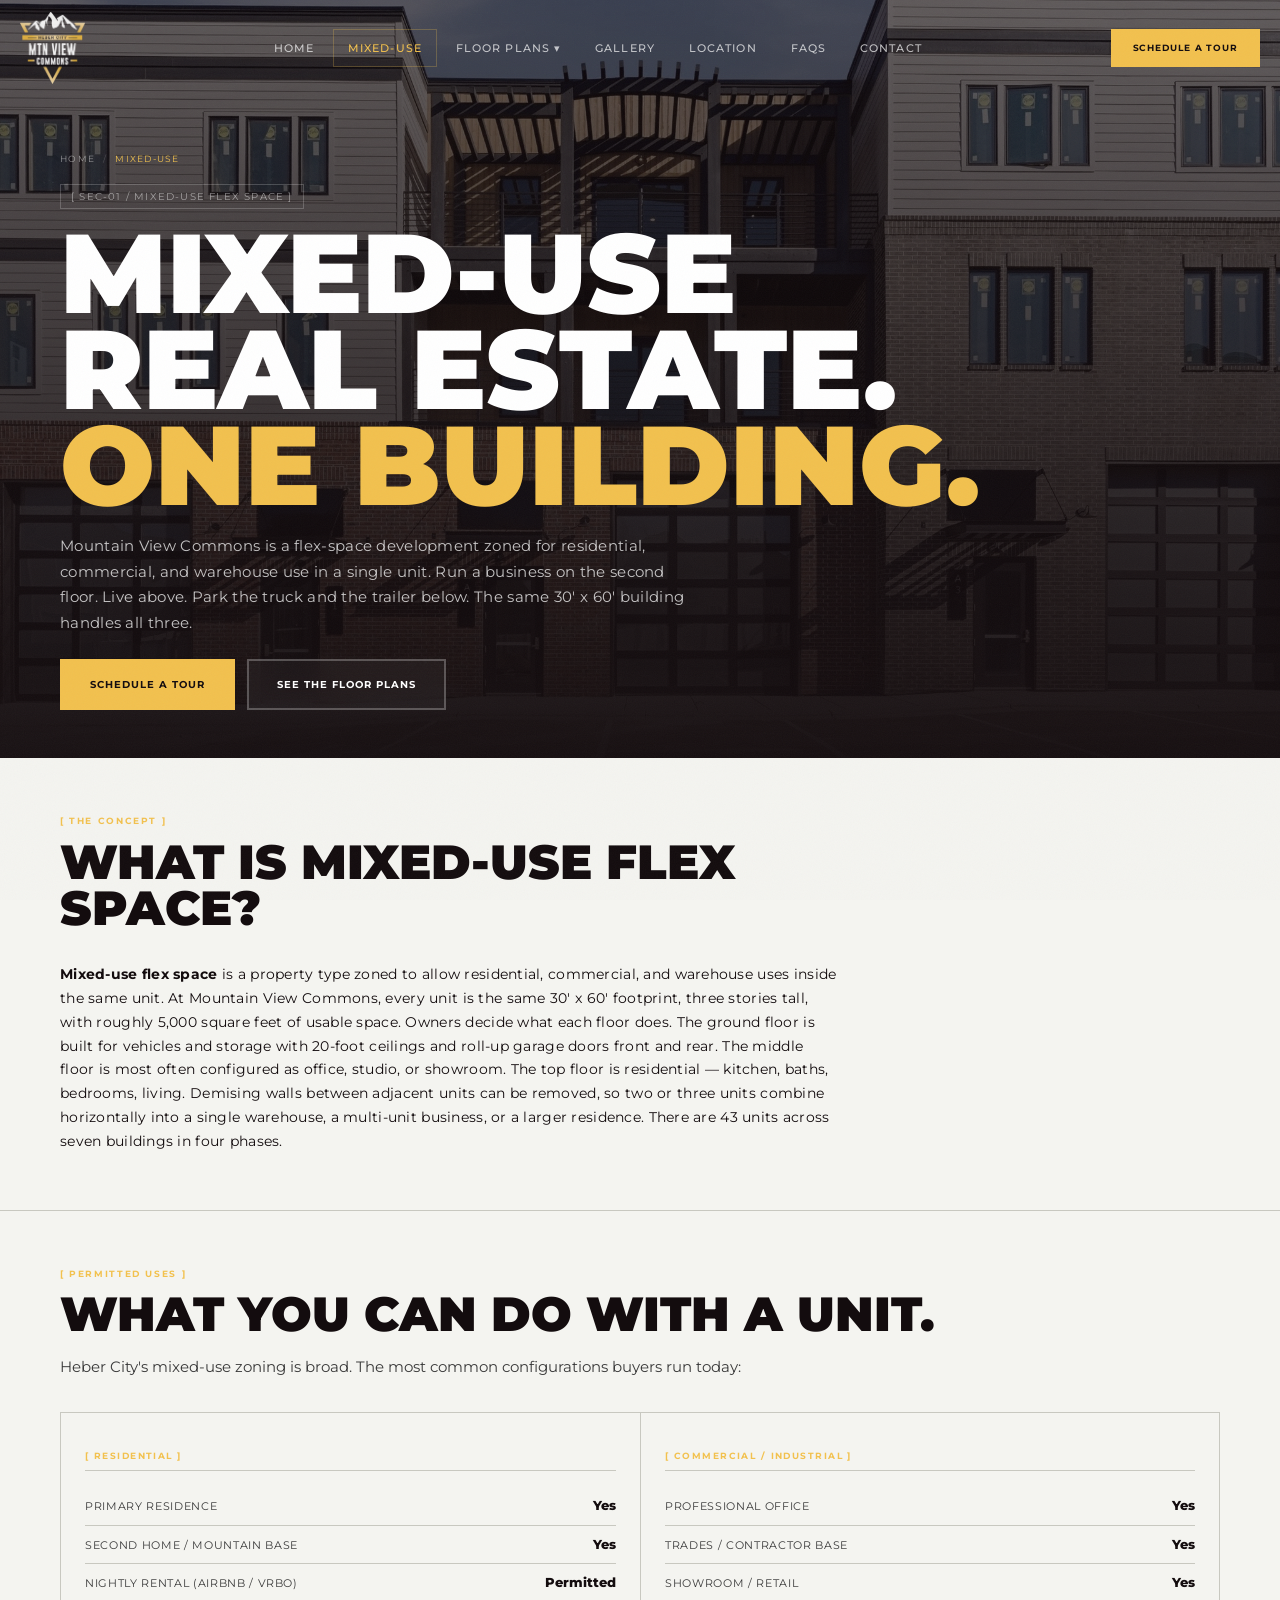
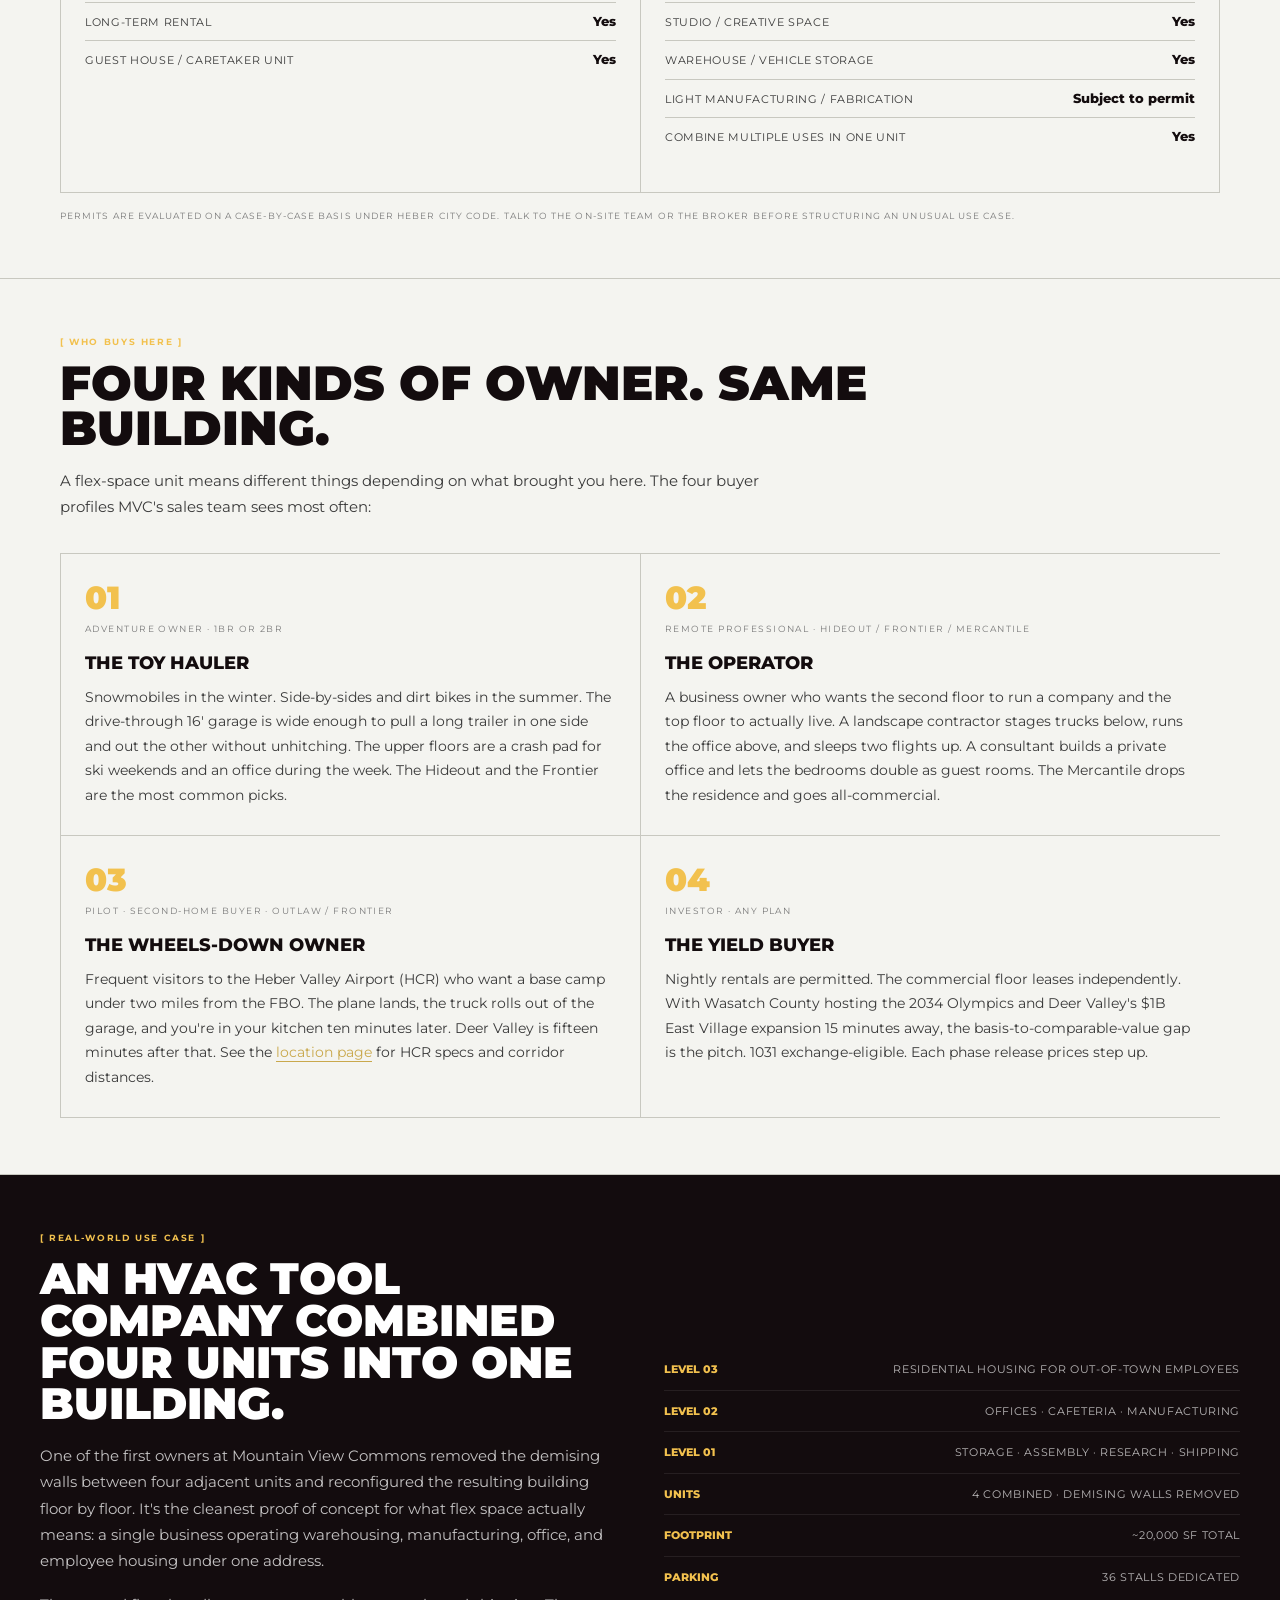
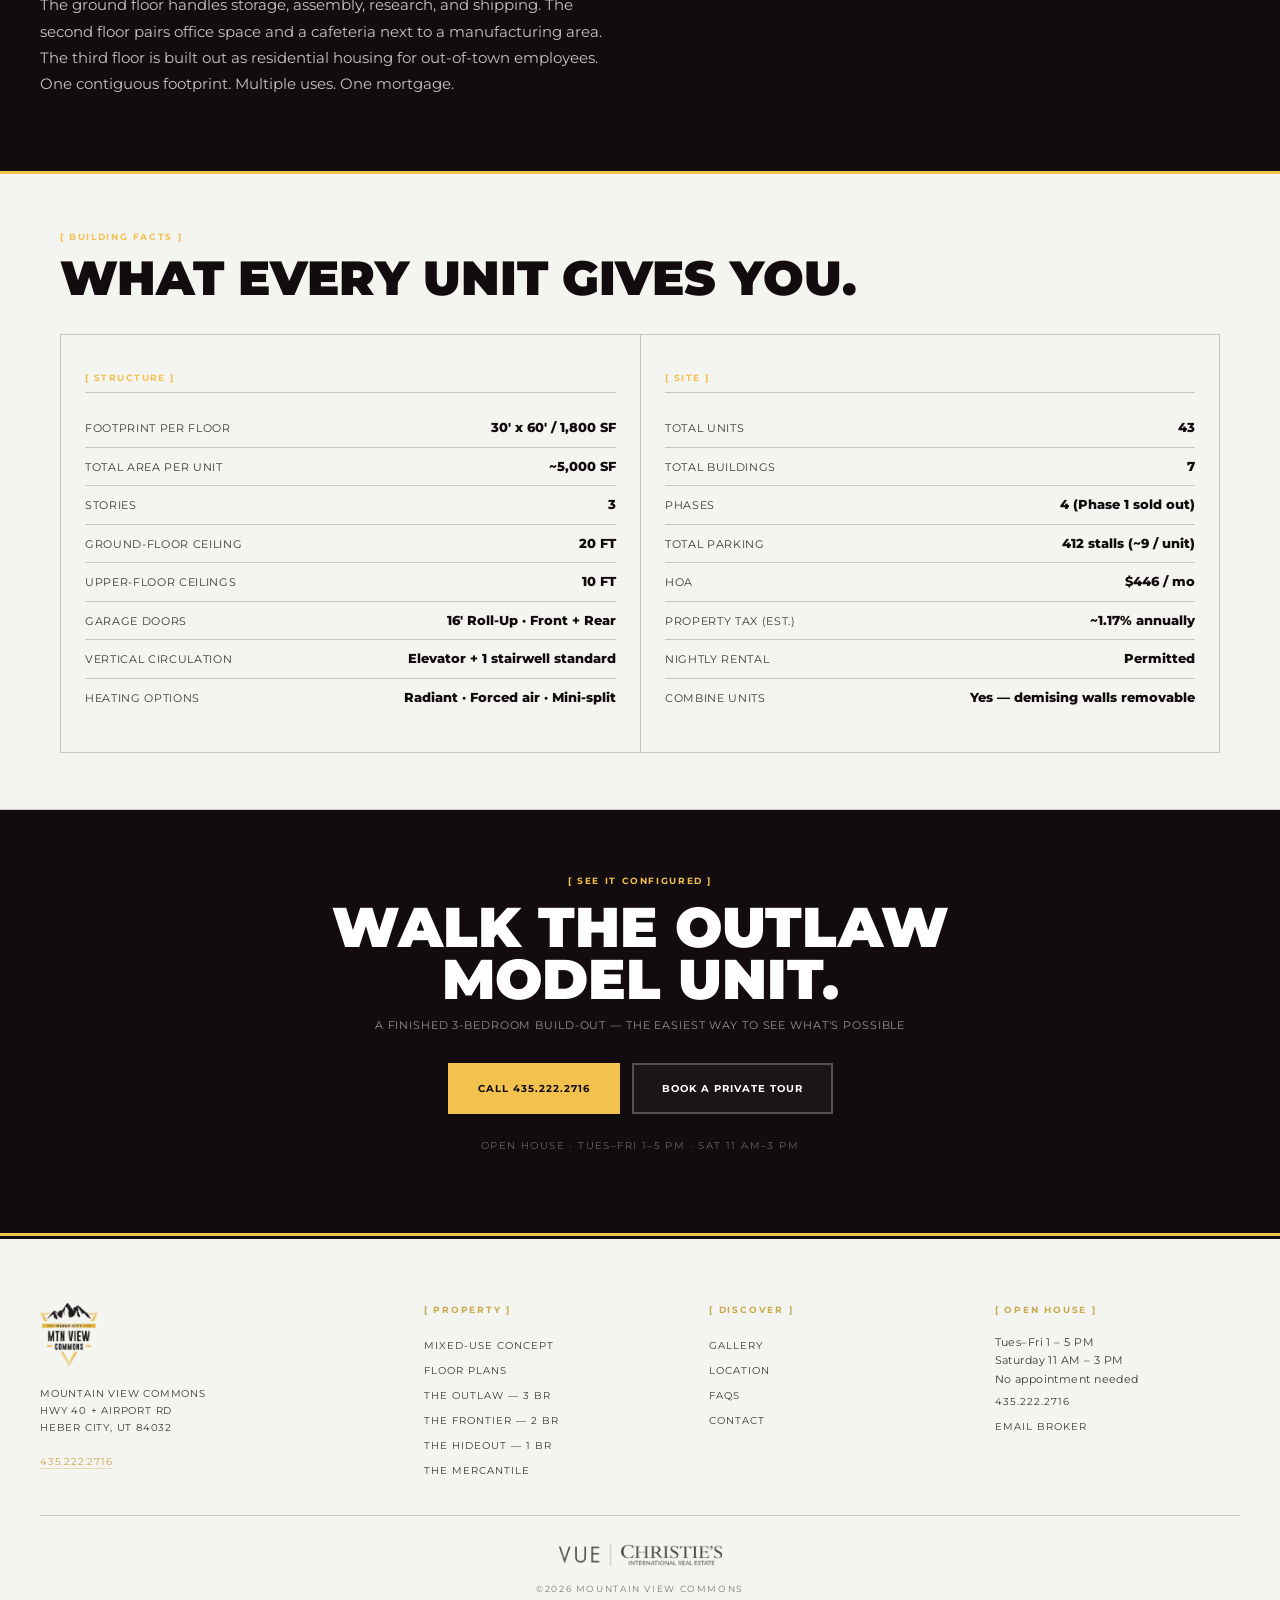
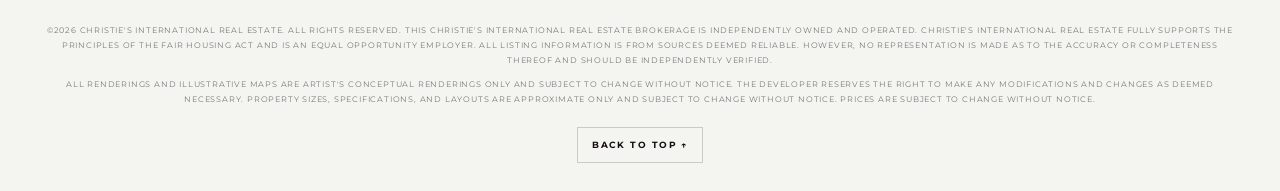
<file: mixed-use/index.html>
<!DOCTYPE html>
<html lang="en">
<head>
    <!-- Google Tag Manager -->
    <script>(function(w,d,s,l,i){w[l]=w[l]||[];w[l].push({'gtm.start':
    new Date().getTime(),event:'gtm.js'});var f=d.getElementsByTagName(s)[0],
    j=d.createElement(s),dl=l!='dataLayer'?'&l='+l:'';j.async=true;j.src=
    'https://www.googletagmanager.com/gtm.js?id='+i+dl;f.parentNode.insertBefore(j,f);
    })(window,document,'script','dataLayer','GTM-5HZQ2M9S');</script>
    <!-- End Google Tag Manager -->
    <!-- Meta Pixel Code -->
    <script>
    !function(f,b,e,v,n,t,s)
    {if(f.fbq)return;n=f.fbq=function(){n.callMethod?
    n.callMethod.apply(n,arguments):n.queue.push(arguments)};
    if(!f._fbq)f._fbq=n;n.push=n;n.loaded=!0;n.version='2.0';
    n.queue=[];t=b.createElement(e);t.async=!0;
    t.src=v;s=b.getElementsByTagName(e)[0];
    s.parentNode.insertBefore(t,s)}(window, document,'script',
    'https://connect.facebook.net/en_US/fbevents.js');
    fbq('init', '4555300974712529');
    fbq('track', 'PageView');
    </script>
    <!-- End Meta Pixel Code -->
    <meta charset="UTF-8">
    <meta name="viewport" content="width=device-width, initial-scale=1.0">
    <meta name="theme-color" content="#130C0E">
    <meta name="theme-color" content="#130C0E" media="(prefers-color-scheme: dark)">
    <meta name="theme-color" content="#130C0E" media="(prefers-color-scheme: light)">
    <meta name="apple-mobile-web-app-capable" content="yes">
    <meta name="apple-mobile-web-app-status-bar-style" content="black">

    <!-- Favicons -->
    <link rel="icon" type="image/png" href="/assets/favicons/favicon-96x96.png" sizes="96x96">
    <link rel="icon" type="image/svg+xml" href="/assets/favicons/favicon.svg">
    <link rel="shortcut icon" href="/favicon.ico">
    <link rel="apple-touch-icon" sizes="180x180" href="/assets/favicons/apple-touch-icon.png">
    <meta name="apple-mobile-web-app-title" content="MVC">
    <link rel="manifest" href="/assets/favicons/site.webmanifest">

    <title>Mixed-Use Real Estate in Heber City — Live, Work & Store Under One Roof | MVC</title>
    <meta name="description" content="Mountain View Commons combines residential, commercial, and warehouse zoning in a single 5,000 sq ft unit. Run a business, build a home, store the toys — all in one building, two miles from the Heber Valley Airport.">

    <link rel="canonical" href="https://www.mtnviewcommonsut.com/mixed-use/">

    <meta property="og:type" content="website">
    <meta property="og:title" content="Mixed-Use Real Estate in Heber City — Live, Work & Store Under One Roof">
    <meta property="og:description" content="Residential, commercial, and warehouse zoning in a single 5,000 sq ft unit at Mountain View Commons in Heber City, Utah.">
    <meta property="og:url" content="https://www.mtnviewcommonsut.com/mixed-use/">
    <meta property="og:image" content="https://www.mtnviewcommonsut.com/assets/photos/DSC04001.webp">
    <meta property="og:site_name" content="Mountain View Commons">

    <meta name="twitter:card" content="summary_large_image">
    <meta name="twitter:title" content="Mixed-Use Real Estate in Heber City — Mountain View Commons">
    <meta name="twitter:description" content="Residential, commercial, and warehouse zoning in a single 5,000 sq ft unit. Heber City, UT.">
    <meta name="twitter:image" content="https://www.mtnviewcommonsut.com/assets/photos/DSC04001.webp">

    <link rel="preconnect" href="https://fonts.googleapis.com">
    <link rel="preconnect" href="https://fonts.gstatic.com" crossorigin>
    <link href="https://fonts.googleapis.com/css2?family=Montserrat:ital,wght@0,100..900;1,100..900&display=swap" rel="stylesheet">

    <link rel="stylesheet" href="/assets/styles.css">

    <script type="application/ld+json">
    {
      "@context": "https://schema.org",
      "@type": "BreadcrumbList",
      "itemListElement": [
        { "@type": "ListItem", "position": 1, "name": "Home", "item": "https://www.mtnviewcommonsut.com/" },
        { "@type": "ListItem", "position": 2, "name": "Mixed-Use", "item": "https://www.mtnviewcommonsut.com/mixed-use/" }
      ]
    }
    </script>
    <script type="application/ld+json">
    {
      "@context": "https://schema.org",
      "@type": "Article",
      "headline": "Mixed-Use Real Estate in Heber City — Live, Work, and Store Under One Roof",
      "description": "An overview of the mixed-use flex space concept at Mountain View Commons, including unit specs, four target buyer profiles, and a real-world combined-unit case study.",
      "image": "https://www.mtnviewcommonsut.com/assets/photos/DSC04001.webp",
      "datePublished": "2026-04-26",
      "dateModified": "2026-04-26",
      "author": { "@type": "Organization", "name": "Mountain View Commons" },
      "publisher": {
        "@type": "Organization",
        "name": "Mountain View Commons",
        "logo": { "@type": "ImageObject", "url": "https://www.mtnviewcommonsut.com/assets/mvc-logo-white.png" }
      },
      "mainEntityOfPage": { "@type": "WebPage", "@id": "https://www.mtnviewcommonsut.com/mixed-use/" }
    }
    </script>
</head>
<body>
<!-- Google Tag Manager (noscript) -->
<noscript><iframe src="https://www.googletagmanager.com/ns.html?id=GTM-5HZQ2M9S"
height="0" width="0" style="display:none;visibility:hidden"></iframe></noscript>
<!-- End Google Tag Manager (noscript) -->
<!-- Meta Pixel (noscript) -->
<noscript><img height="1" width="1" style="display:none"
src="https://www.facebook.com/tr?id=4555300974712529&ev=PageView&noscript=1"
/></noscript>
<!-- End Meta Pixel (noscript) -->

<a class="skip-link" href="#main">Skip to content</a>

<div class="navigation">
    <div class="nav-bar">
        <nav class="nav" aria-label="Primary">
            <a href="/" class="nav__logo" aria-label="Mountain View Commons — home">
                <img src="/assets/mvc-logo-white.png" alt="Mountain View Commons">
            </a>
            <ul class="nav__links">
                <li class="nav__item"><a class="nav__link" href="/">Home</a></li>
                <li class="nav__item"><a class="nav__link" href="/mixed-use/" aria-current="page">Mixed-Use</a></li>
                <li class="nav__item">
                    <a class="nav__link" href="/floor-plans/" aria-haspopup="true">Floor Plans ▾</a>
                    <ul class="nav__submenu" role="menu">
                        <li><a class="nav__sub-link" href="/floor-plans/the-outlaw/" role="menuitem"><strong>The Outlaw</strong>3 BR · Model unit open</a></li>
                        <li><a class="nav__sub-link" href="/floor-plans/the-frontier/" role="menuitem"><strong>The Frontier</strong>2 BR · Adventure / family</a></li>
                        <li><a class="nav__sub-link" href="/floor-plans/the-hideout/" role="menuitem"><strong>The Hideout</strong>1 BR · Crash pad / studio</a></li>
                        <li><a class="nav__sub-link" href="/floor-plans/the-mercantile/" role="menuitem"><strong>The Mercantile</strong>All commercial</a></li>
                    </ul>
                </li>
                <li class="nav__item"><a class="nav__link" href="/gallery/">Gallery</a></li>
                <li class="nav__item"><a class="nav__link" href="/location/">Location</a></li>
                <li class="nav__item"><a class="nav__link" href="/faqs/">FAQs</a></li>
                <li class="nav__item"><a class="nav__link" href="/contact/">Contact</a></li>
            </ul>
            <a href="tel:+14352222716" class="nav__cta btn btn--gold">Schedule a Tour</a>
            <button class="nav__toggle" type="button" aria-label="Open menu" aria-expanded="false" aria-controls="mobile-menu">
                <svg viewBox="0 0 24 24" fill="none" stroke="currentColor" stroke-width="2" stroke-linecap="round" stroke-linejoin="round" aria-hidden="true"><line x1="3" y1="6" x2="21" y2="6"/><line x1="3" y1="12" x2="21" y2="12"/><line x1="3" y1="18" x2="21" y2="18"/></svg>
            </button>
        </nav>
    </div>
</div>

<aside class="mobile-menu" id="mobile-menu" aria-hidden="true">
    <div class="mobile-menu__head">
        <a href="/" class="nav__logo"><img src="/assets/mvc-logo-white.png" alt="Mountain View Commons" style="height:48px"></a>
        <button class="mobile-menu__close" type="button" aria-label="Close menu">
            <svg viewBox="0 0 24 24" fill="none" stroke="currentColor" stroke-width="2" stroke-linecap="round" stroke-linejoin="round" aria-hidden="true"><line x1="18" y1="6" x2="6" y2="18"/><line x1="6" y1="6" x2="18" y2="18"/></svg>
        </button>
    </div>
    <ul class="mobile-menu__list">
        <li><a class="mobile-menu__link" href="/">Home <span class="mobile-menu__hint">01</span></a></li>
        <li><a class="mobile-menu__link" href="/mixed-use/" aria-current="page">Mixed-Use <span class="mobile-menu__hint">02</span></a></li>
        <li>
            <a class="mobile-menu__link" href="/floor-plans/">Floor Plans <span class="mobile-menu__hint">03</span></a>
            <ul class="mobile-menu__sublist">
                <li><a class="mobile-menu__link" href="/floor-plans/the-outlaw/">The Outlaw — 3 BR</a></li>
                <li><a class="mobile-menu__link" href="/floor-plans/the-frontier/">The Frontier — 2 BR</a></li>
                <li><a class="mobile-menu__link" href="/floor-plans/the-hideout/">The Hideout — 1 BR</a></li>
                <li><a class="mobile-menu__link" href="/floor-plans/the-mercantile/">The Mercantile — Commercial</a></li>
            </ul>
        </li>
        <li><a class="mobile-menu__link" href="/gallery/">Gallery <span class="mobile-menu__hint">04</span></a></li>
        <li><a class="mobile-menu__link" href="/location/">Location <span class="mobile-menu__hint">05</span></a></li>
        <li><a class="mobile-menu__link" href="/faqs/">FAQs <span class="mobile-menu__hint">06</span></a></li>
        <li><a class="mobile-menu__link" href="/contact/">Contact <span class="mobile-menu__hint">07</span></a></li>
    </ul>
    <div class="mobile-menu__foot">
        <a href="tel:+14352222716" class="btn btn--gold">Call 435.222.2716</a>
        <a href="/contact/" class="btn btn--white">Schedule a Tour</a>
        <p class="mobile-menu__contact">Open House · Tues–Fri 1–5 PM · Sat 11 AM–3 PM</p>
    </div>
</aside>

<main id="main">

<!-- ================================================================
     PAGE HERO
     ================================================================ -->
<section class="page-hero">
    <div class="page-hero__bg">
        <img src="/assets/photos/DSC04001.webp" alt="Exterior of Mountain View Commons mixed-use buildings in Heber City, Utah" width="2048" height="1369" loading="eager" fetchpriority="high">
    </div>
    <div class="page-hero__inner">
        <nav class="breadcrumbs" aria-label="Breadcrumb">
            <a href="/">Home</a>
            <span class="sep">/</span>
            <span aria-current="page">Mixed-Use</span>
        </nav>
        <div class="page-hero__id">[ SEC-01 / MIXED-USE FLEX SPACE ]</div>
        <h1 class="page-hero__title">Mixed-Use<br>Real Estate.<br><span class="gold">One Building.</span></h1>
        <p class="page-hero__deck">
            Mountain View Commons is a flex-space development zoned for residential, commercial, and warehouse use in a single unit. Run a business on the second floor. Live above. Park the truck and the trailer below. The same 30' x 60' building handles all three.
        </p>
        <div class="btn-row">
            <a href="/contact/" class="btn btn--gold">Schedule a Tour</a>
            <a href="/floor-plans/" class="btn btn--white">See the Floor Plans</a>
        </div>
    </div>
</section>

<!-- ================================================================
     WHAT IS MIXED-USE — citation block (first 134-167 words)
     ================================================================ -->
<section class="bg-paper section-block" aria-labelledby="def-title">
    <div class="section-block__inner">
        <div class="section-block__head">
            <p class="section-block__eyebrow">[ The Concept ]</p>
            <h2 class="section-block__title" id="def-title">What is mixed-use flex space?</h2>
        </div>
        <p class="t-body" style="font-size:14px;max-width:780px">
            <strong>Mixed-use flex space</strong> is a property type zoned to allow residential, commercial, and warehouse uses inside the same unit. At Mountain View Commons, every unit is the same 30' x 60' footprint, three stories tall, with roughly 5,000 square feet of usable space. Owners decide what each floor does. The ground floor is built for vehicles and storage with 20-foot ceilings and roll-up garage doors front and rear. The middle floor is most often configured as office, studio, or showroom. The top floor is residential — kitchen, baths, bedrooms, living. Demising walls between adjacent units can be removed, so two or three units combine horizontally into a single warehouse, a multi-unit business, or a larger residence. There are 43 units across seven buildings in four phases.
        </p>
    </div>
</section>

<!-- ================================================================
     PERMITTED USES (table)
     ================================================================ -->
<section class="bg-paper section-block" aria-labelledby="uses-title">
    <div class="section-block__inner">
        <div class="section-block__head">
            <p class="section-block__eyebrow">[ Permitted Uses ]</p>
            <h2 class="section-block__title" id="uses-title">What you can do with a unit.</h2>
            <p class="section-block__deck">Heber City's mixed-use zoning is broad. The most common configurations buyers run today:</p>
        </div>
        <div class="two-col__grid" style="border:1px solid var(--rule-light)">
            <div class="two-col__col" style="border-left:0;border-top:0">
                <p class="two-col__label">[ Residential ]</p>
                <div class="spec-row"><span class="spec-row__k">Primary residence</span><span class="spec-row__v">Yes</span></div>
                <div class="spec-row"><span class="spec-row__k">Second home / mountain base</span><span class="spec-row__v">Yes</span></div>
                <div class="spec-row"><span class="spec-row__k">Nightly rental (Airbnb / VRBO)</span><span class="spec-row__v">Permitted</span></div>
                <div class="spec-row"><span class="spec-row__k">Long-term rental</span><span class="spec-row__v">Yes</span></div>
                <div class="spec-row"><span class="spec-row__k">Guest house / caretaker unit</span><span class="spec-row__v">Yes</span></div>
            </div>
            <div class="two-col__col" style="border-top:0">
                <p class="two-col__label">[ Commercial / Industrial ]</p>
                <div class="spec-row"><span class="spec-row__k">Professional office</span><span class="spec-row__v">Yes</span></div>
                <div class="spec-row"><span class="spec-row__k">Trades / contractor base</span><span class="spec-row__v">Yes</span></div>
                <div class="spec-row"><span class="spec-row__k">Showroom / retail</span><span class="spec-row__v">Yes</span></div>
                <div class="spec-row"><span class="spec-row__k">Studio / creative space</span><span class="spec-row__v">Yes</span></div>
                <div class="spec-row"><span class="spec-row__k">Warehouse / vehicle storage</span><span class="spec-row__v">Yes</span></div>
                <div class="spec-row"><span class="spec-row__k">Light manufacturing / fabrication</span><span class="spec-row__v">Subject to permit</span></div>
                <div class="spec-row"><span class="spec-row__k">Combine multiple uses in one unit</span><span class="spec-row__v">Yes</span></div>
            </div>
        </div>
        <p class="t-mono-sm" style="margin-top:16px">Permits are evaluated on a case-by-case basis under Heber City code. Talk to the on-site team or the broker before structuring an unusual use case.</p>
    </div>
</section>

<!-- ================================================================
     FOUR PERSONAS
     ================================================================ -->
<section class="bg-paper section-block" aria-labelledby="personas-title">
    <div class="section-block__inner">
        <div class="section-block__head">
            <p class="section-block__eyebrow">[ Who Buys Here ]</p>
            <h2 class="section-block__title" id="personas-title">Four kinds of owner. Same building.</h2>
            <p class="section-block__deck">A flex-space unit means different things depending on what brought you here. The four buyer profiles MVC's sales team sees most often:</p>
        </div>
        <div class="persona-grid">
            <article class="persona reveal">
                <div class="persona__num">01</div>
                <p class="persona__tag">Adventure Owner · 1BR or 2BR</p>
                <h3 class="persona__name">The Toy Hauler</h3>
                <p class="persona__body">Snowmobiles in the winter. Side-by-sides and dirt bikes in the summer. The drive-through 16' garage is wide enough to pull a long trailer in one side and out the other without unhitching. The upper floors are a crash pad for ski weekends and an office during the week. The Hideout and the Frontier are the most common picks.</p>
            </article>
            <article class="persona reveal reveal-delay-1">
                <div class="persona__num">02</div>
                <p class="persona__tag">Remote Professional · Hideout / Frontier / Mercantile</p>
                <h3 class="persona__name">The Operator</h3>
                <p class="persona__body">A business owner who wants the second floor to run a company and the top floor to actually live. A landscape contractor stages trucks below, runs the office above, and sleeps two flights up. A consultant builds a private office and lets the bedrooms double as guest rooms. The Mercantile drops the residence and goes all-commercial.</p>
            </article>
            <article class="persona reveal reveal-delay-2">
                <div class="persona__num">03</div>
                <p class="persona__tag">Pilot · Second-Home Buyer · Outlaw / Frontier</p>
                <h3 class="persona__name">The Wheels-Down Owner</h3>
                <p class="persona__body">Frequent visitors to the Heber Valley Airport (HCR) who want a base camp under two miles from the FBO. The plane lands, the truck rolls out of the garage, and you're in your kitchen ten minutes later. Deer Valley is fifteen minutes after that. See the <a href="/location/" style="color:var(--gold-deep);border-bottom:1px solid var(--gold-deep)">location page</a> for HCR specs and corridor distances.</p>
            </article>
            <article class="persona reveal reveal-delay-3">
                <div class="persona__num">04</div>
                <p class="persona__tag">Investor · Any plan</p>
                <h3 class="persona__name">The Yield Buyer</h3>
                <p class="persona__body">Nightly rentals are permitted. The commercial floor leases independently. With Wasatch County hosting the 2034 Olympics and Deer Valley's $1B East Village expansion 15 minutes away, the basis-to-comparable-value gap is the pitch. 1031 exchange-eligible. Each phase release prices step up.</p>
            </article>
        </div>
    </div>
</section>

<!-- ================================================================
     USE CASE — HVAC tool company
     ================================================================ -->
<section class="use-case">
    <div class="use-case__inner">
        <div>
            <p class="use-case__label">[ Real-World Use Case ]</p>
            <h2 class="use-case__title">An HVAC tool company combined four units into one building.</h2>
            <p class="use-case__body">
                One of the first owners at Mountain View Commons removed the demising walls between four adjacent units and reconfigured the resulting building floor by floor. It's the cleanest proof of concept for what flex space actually means: a single business operating warehousing, manufacturing, office, and employee housing under one address.
            </p>
            <p class="use-case__body">
                The ground floor handles storage, assembly, research, and shipping. The second floor pairs office space and a cafeteria next to a manufacturing area. The third floor is built out as residential housing for out-of-town employees. One contiguous footprint. Multiple uses. One mortgage.
            </p>
        </div>
        <div>
            <ul class="use-case__levels">
                <li><strong>LEVEL 03</strong><span>Residential housing for out-of-town employees</span></li>
                <li><strong>LEVEL 02</strong><span>Offices · Cafeteria · Manufacturing</span></li>
                <li><strong>LEVEL 01</strong><span>Storage · Assembly · Research · Shipping</span></li>
                <li><strong>UNITS</strong><span>4 combined · Demising walls removed</span></li>
                <li><strong>FOOTPRINT</strong><span>~20,000 SF total</span></li>
                <li><strong>PARKING</strong><span>36 stalls dedicated</span></li>
            </ul>
        </div>
    </div>
</section>

<!-- ================================================================
     ZONING & STRUCTURAL FACTS
     ================================================================ -->
<section class="bg-paper section-block" aria-labelledby="facts-title">
    <div class="section-block__inner">
        <div class="section-block__head">
            <p class="section-block__eyebrow">[ Building Facts ]</p>
            <h2 class="section-block__title" id="facts-title">What every unit gives you.</h2>
        </div>
        <div class="two-col__grid" style="border:1px solid var(--rule-light)">
            <div class="two-col__col" style="border-left:0;border-top:0">
                <p class="two-col__label">[ Structure ]</p>
                <div class="spec-row"><span class="spec-row__k">Footprint per floor</span><span class="spec-row__v">30' x 60' / 1,800 SF</span></div>
                <div class="spec-row"><span class="spec-row__k">Total area per unit</span><span class="spec-row__v">~5,000 SF</span></div>
                <div class="spec-row"><span class="spec-row__k">Stories</span><span class="spec-row__v">3</span></div>
                <div class="spec-row"><span class="spec-row__k">Ground-floor ceiling</span><span class="spec-row__v">20 FT</span></div>
                <div class="spec-row"><span class="spec-row__k">Upper-floor ceilings</span><span class="spec-row__v">10 FT</span></div>
                <div class="spec-row"><span class="spec-row__k">Garage doors</span><span class="spec-row__v">16' Roll-Up · Front + Rear</span></div>
                <div class="spec-row"><span class="spec-row__k">Vertical circulation</span><span class="spec-row__v">Elevator + 1 stairwell standard</span></div>
                <div class="spec-row"><span class="spec-row__k">Heating options</span><span class="spec-row__v">Radiant · Forced air · Mini-split</span></div>
            </div>
            <div class="two-col__col" style="border-top:0">
                <p class="two-col__label">[ Site ]</p>
                <div class="spec-row"><span class="spec-row__k">Total units</span><span class="spec-row__v">43</span></div>
                <div class="spec-row"><span class="spec-row__k">Total buildings</span><span class="spec-row__v">7</span></div>
                <div class="spec-row"><span class="spec-row__k">Phases</span><span class="spec-row__v">4 (Phase 1 sold out)</span></div>
                <div class="spec-row"><span class="spec-row__k">Total parking</span><span class="spec-row__v">412 stalls (~9 / unit)</span></div>
                <div class="spec-row"><span class="spec-row__k">HOA</span><span class="spec-row__v">$446 / mo</span></div>
                <div class="spec-row"><span class="spec-row__k">Property tax (est.)</span><span class="spec-row__v">~1.17% annually</span></div>
                <div class="spec-row"><span class="spec-row__k">Nightly rental</span><span class="spec-row__v">Permitted</span></div>
                <div class="spec-row"><span class="spec-row__k">Combine units</span><span class="spec-row__v">Yes — demising walls removable</span></div>
            </div>
        </div>
    </div>
</section>

<!-- ================================================================
     CTA BANNER
     ================================================================ -->
<section class="cta-banner">
    <p class="cta-banner__label reveal">[ See It Configured ]</p>
    <h2 class="cta-banner__title reveal">Walk the Outlaw<br>Model Unit.</h2>
    <p class="cta-banner__sub reveal">A finished 3-bedroom build-out — the easiest way to see what's possible</p>
    <div class="btn-row reveal" style="justify-content:center">
        <a href="tel:+14352222716" class="btn btn--gold">Call 435.222.2716</a>
        <a href="/contact/" class="btn btn--white">Book a Private Tour</a>
    </div>
    <p class="cta-banner__hours reveal">Open House · Tues–Fri 1–5 PM · Sat 11 AM–3 PM</p>
</section>

</main>

<footer class="footer">
    <div class="footer__grid">
        <div class="footer__brand">
            <img src="/assets/mvc-logo-dark.png" alt="Mountain View Commons">
            <p class="footer__addr">
                Mountain View Commons<br>
                Hwy 40 + Airport Rd<br>
                Heber City, UT 84032<br><br>
                <a href="tel:+14352222716" style="color:var(--gold)">435.222.2716</a>
            </p>
        </div>
        <div>
            <p class="footer__col-title">[ Property ]</p>
            <ul class="footer__list">
                <li><a href="/mixed-use/">Mixed-Use Concept</a></li>
                <li><a href="/floor-plans/">Floor Plans</a></li>
                <li><a href="/floor-plans/the-outlaw/">The Outlaw — 3 BR</a></li>
                <li><a href="/floor-plans/the-frontier/">The Frontier — 2 BR</a></li>
                <li><a href="/floor-plans/the-hideout/">The Hideout — 1 BR</a></li>
                <li><a href="/floor-plans/the-mercantile/">The Mercantile</a></li>
            </ul>
        </div>
        <div>
            <p class="footer__col-title">[ Discover ]</p>
            <ul class="footer__list">
                <li><a href="/gallery/">Gallery</a></li>
                <li><a href="/location/">Location</a></li>
                <li><a href="/faqs/">FAQs</a></li>
                <li><a href="/contact/">Contact</a></li>
            </ul>
        </div>
        <div>
            <p class="footer__col-title">[ Open House ]</p>
            <ul class="footer__list">
                <li>Tues–Fri 1 – 5 PM</li>
                <li>Saturday 11 AM – 3 PM</li>
                <li>No appointment needed</li>
                <li><a href="tel:+14352222716">435.222.2716</a></li>
                <li><a href="mailto:jonathan.crosswhite@vuere.com">Email broker</a></li>
            </ul>
        </div>
    </div>
    <div class="footer__bottom">
        <img src="/assets/vue-dark.png" alt="VUE | Christie's International Real Estate" width="163" height="22" loading="lazy" decoding="async">
        <p class="footer__copy">©2026 Mountain View Commons</p>
    </div>
    <div class="footer__legal">
        <p>©2026 Christie's International Real Estate. All rights reserved. This Christie's International Real Estate brokerage is independently owned and operated. Christie's International Real Estate fully supports the principles of the Fair Housing Act and is an Equal Opportunity Employer. All listing information is from sources deemed reliable. However, no representation is made as to the accuracy or completeness thereof and should be independently verified.</p>
        <p>All renderings and illustrative maps are artist's conceptual renderings only and subject to change without notice. The developer reserves the right to make any modifications and changes as deemed necessary. Property sizes, specifications, and layouts are approximate only and subject to change without notice. Prices are subject to change without notice.</p>
    </div>
    <a class="footer__top-link" href="#" aria-label="Back to top">Back to top ↑</a>
</footer>

<script src="/assets/site.js"></script>

</body>
</html>
</file>
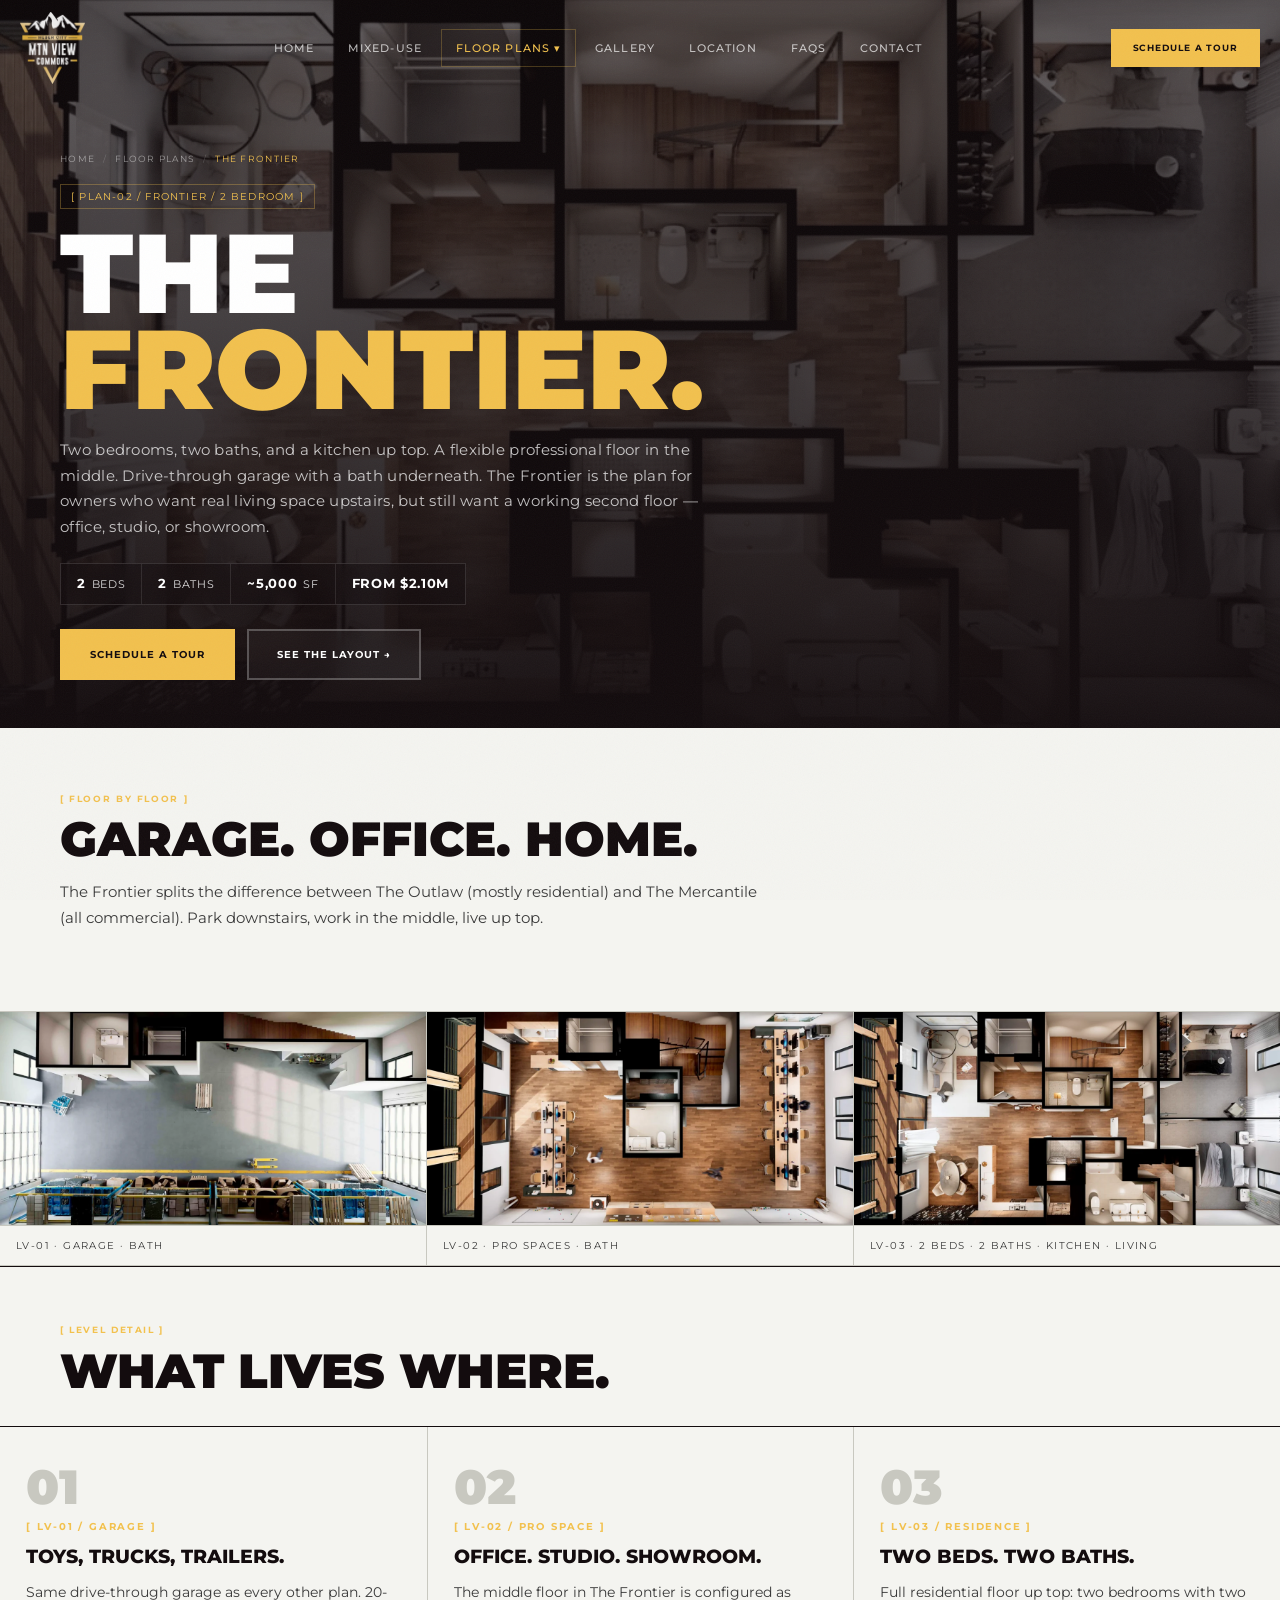
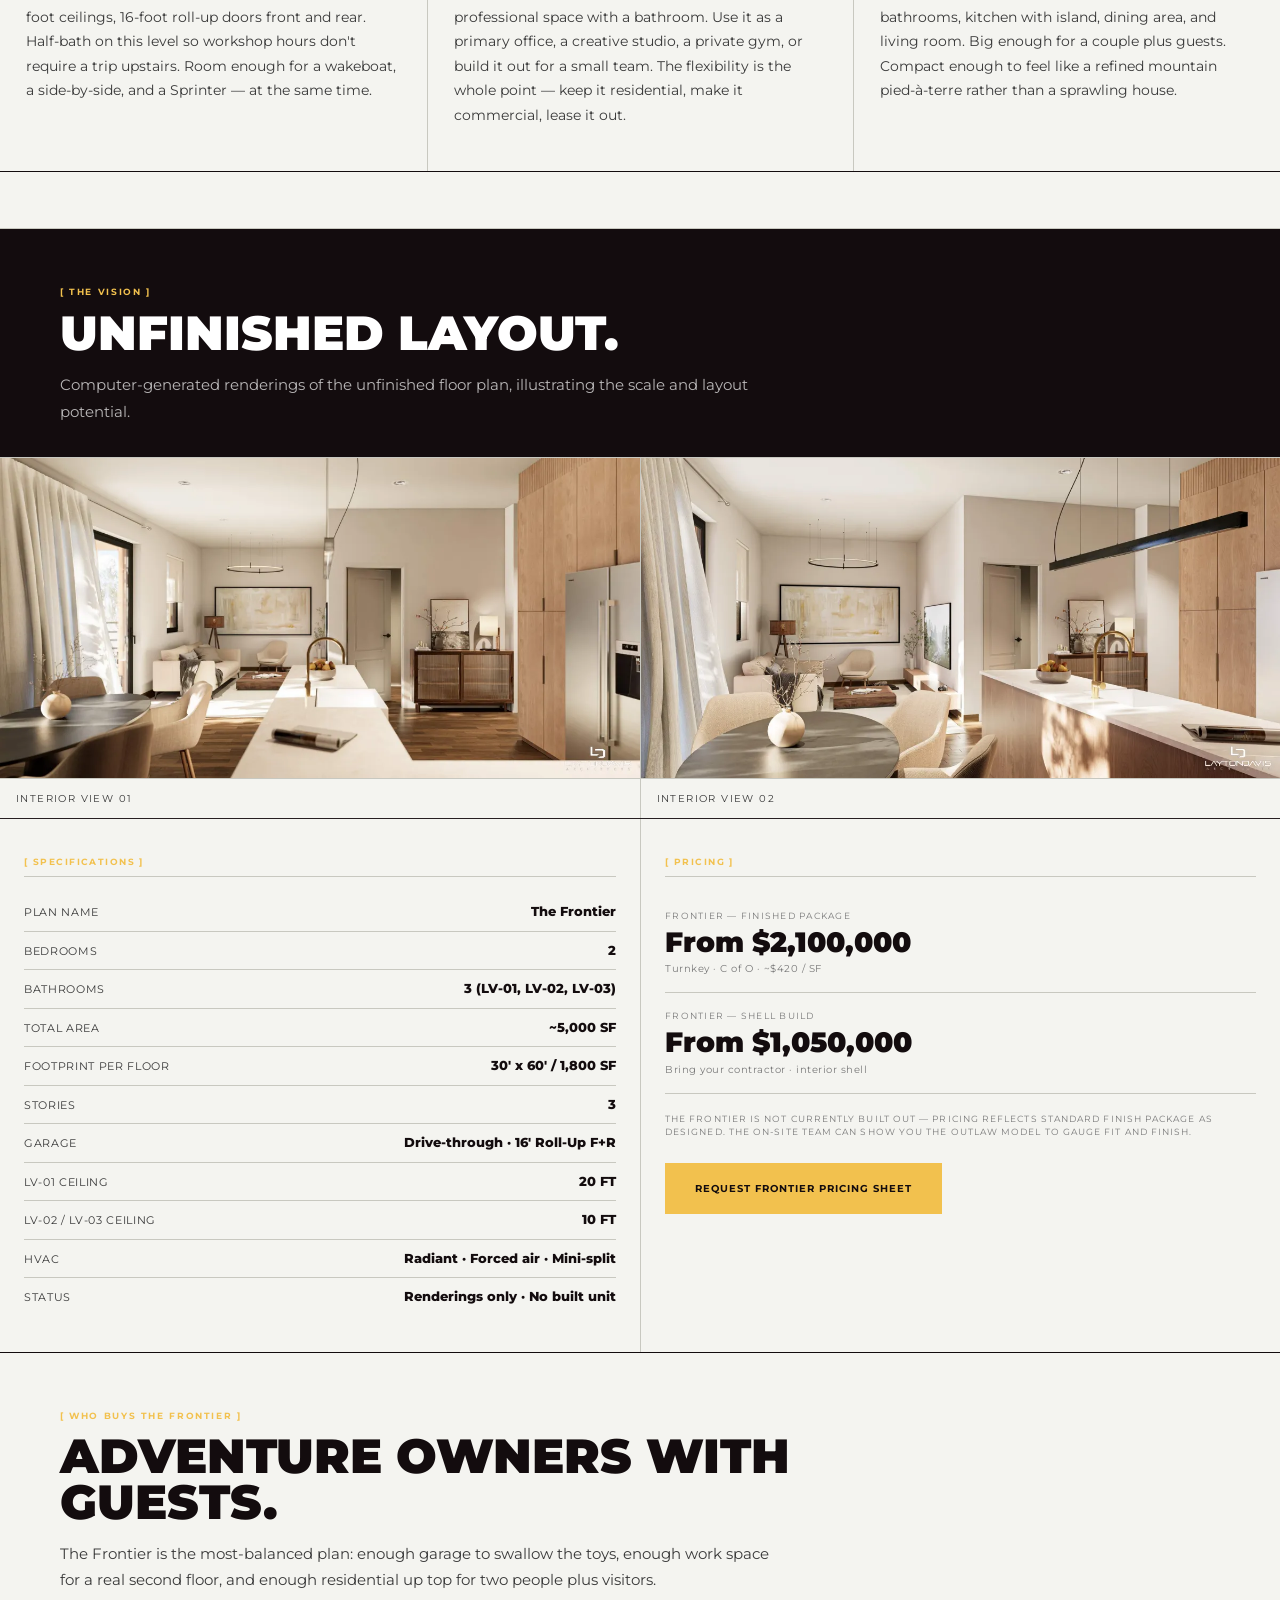
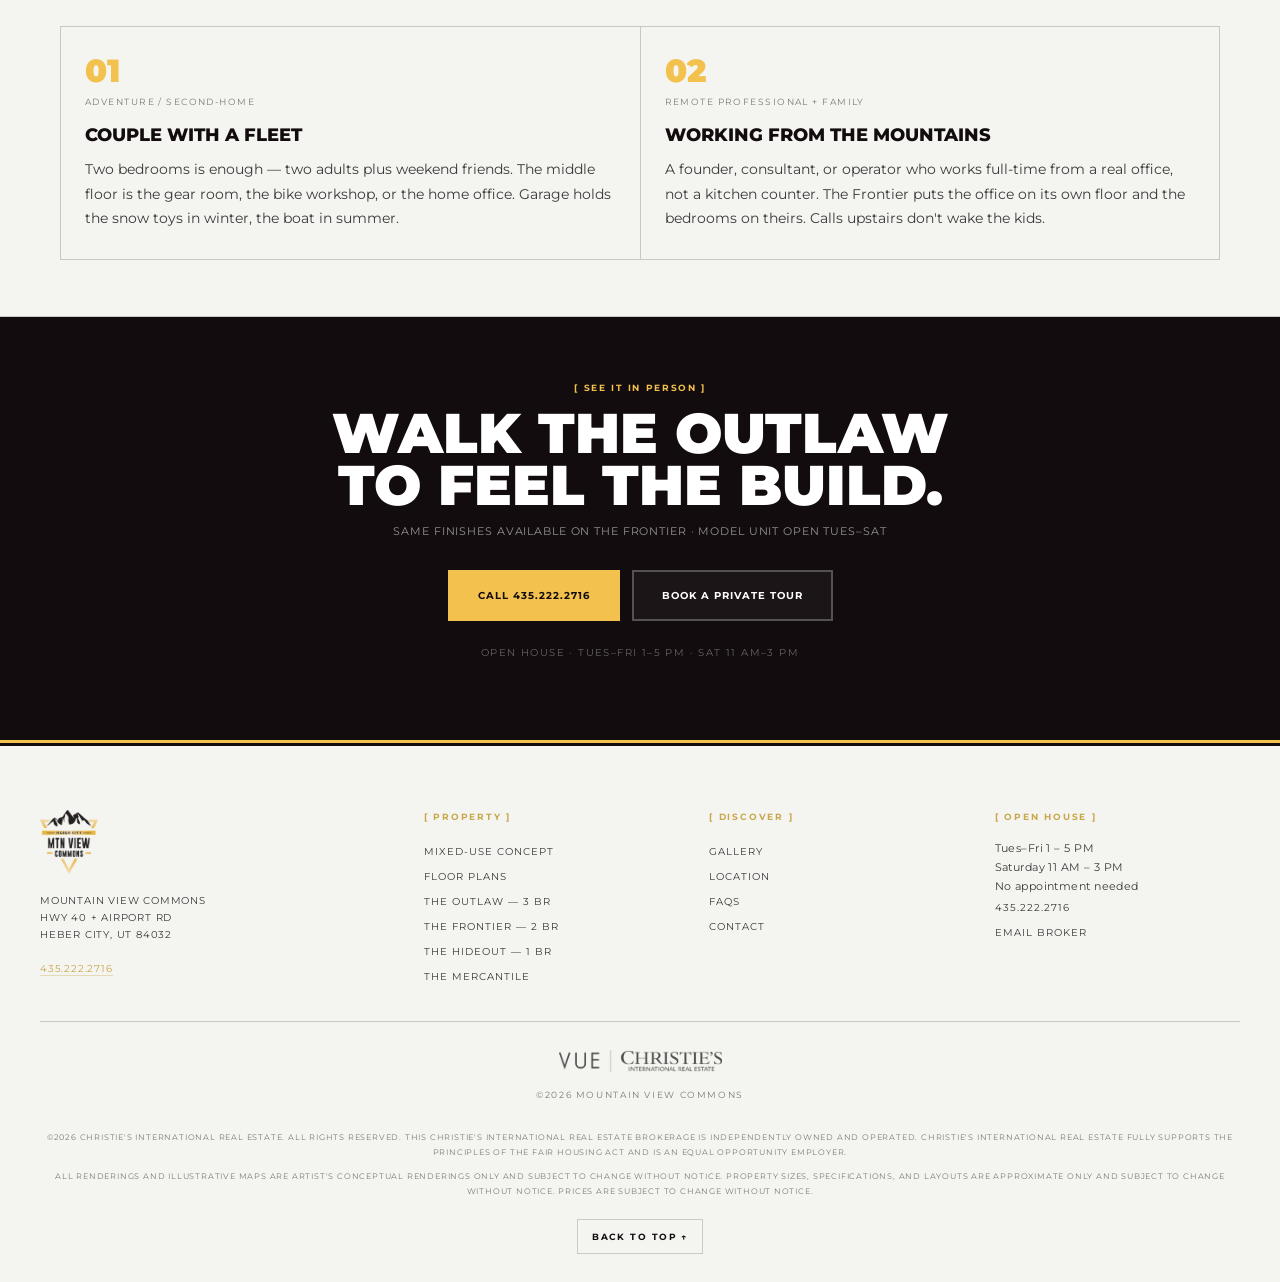
<file: floor-plans/the-frontier/index.html>
<!DOCTYPE html>
<html lang="en">
<head>
    <!-- Google Tag Manager -->
    <script>(function(w,d,s,l,i){w[l]=w[l]||[];w[l].push({'gtm.start':
    new Date().getTime(),event:'gtm.js'});var f=d.getElementsByTagName(s)[0],
    j=d.createElement(s),dl=l!='dataLayer'?'&l='+l:'';j.async=true;j.src=
    'https://www.googletagmanager.com/gtm.js?id='+i+dl;f.parentNode.insertBefore(j,f);
    })(window,document,'script','dataLayer','GTM-5HZQ2M9S');</script>
    <!-- End Google Tag Manager -->
    <!-- Meta Pixel Code -->
    <script>
    !function(f,b,e,v,n,t,s)
    {if(f.fbq)return;n=f.fbq=function(){n.callMethod?
    n.callMethod.apply(n,arguments):n.queue.push(arguments)};
    if(!f._fbq)f._fbq=n;n.push=n;n.loaded=!0;n.version='2.0';
    n.queue=[];t=b.createElement(e);t.async=!0;
    t.src=v;s=b.getElementsByTagName(e)[0];
    s.parentNode.insertBefore(t,s)}(window, document,'script',
    'https://connect.facebook.net/en_US/fbevents.js');
    fbq('init', '4555300974712529');
    fbq('track', 'PageView');
    </script>
    <!-- End Meta Pixel Code -->
    <meta charset="UTF-8">
    <meta name="viewport" content="width=device-width, initial-scale=1.0">
    <meta name="theme-color" content="#130C0E">
    <meta name="theme-color" content="#130C0E" media="(prefers-color-scheme: dark)">
    <meta name="theme-color" content="#130C0E" media="(prefers-color-scheme: light)">
    <meta name="apple-mobile-web-app-capable" content="yes">
    <meta name="apple-mobile-web-app-status-bar-style" content="black">

    <!-- Favicons -->
    <link rel="icon" type="image/png" href="/assets/favicons/favicon-96x96.png" sizes="96x96">
    <link rel="icon" type="image/svg+xml" href="/assets/favicons/favicon.svg">
    <link rel="shortcut icon" href="/favicon.ico">
    <link rel="apple-touch-icon" sizes="180x180" href="/assets/favicons/apple-touch-icon.png">
    <meta name="apple-mobile-web-app-title" content="MVC">
    <link rel="manifest" href="/assets/favicons/site.webmanifest">

    <title>The Frontier — 2 Bedroom Mixed-Use Floor Plan | Mountain View Commons</title>
    <meta name="description" content="The Frontier is a 2-bedroom mixed-use unit at Mountain View Commons. ~5,000 sq ft across 3 floors with garage, professional middle level, and full residential top floor. Heber City, UT. From $2.10M finished.">

    <link rel="canonical" href="https://www.mtnviewcommonsut.com/floor-plans/the-frontier/">

    <meta property="og:type" content="product">
    <meta property="og:title" content="The Frontier — 2 Bedroom Mixed-Use Floor Plan | Mountain View Commons">
    <meta property="og:description" content="The Frontier is a 2-bedroom mixed-use unit at Mountain View Commons in Heber City, Utah.">
    <meta property="og:url" content="https://www.mtnviewcommonsut.com/floor-plans/the-frontier/">
    <meta property="og:image" content="https://www.mtnviewcommonsut.com/assets/renders/the-frontier-floor-3-residence-floor-plan.webp">
    <meta property="og:site_name" content="Mountain View Commons">

    <meta name="twitter:card" content="summary_large_image">
    <meta name="twitter:title" content="The Frontier — 2 BR Floor Plan | Mountain View Commons">
    <meta name="twitter:description" content="The Frontier is a 2-bedroom mixed-use unit. Heber City, UT.">
    <meta name="twitter:image" content="https://www.mtnviewcommonsut.com/assets/renders/the-frontier-floor-3-residence-floor-plan.webp">

    <link rel="preconnect" href="https://fonts.googleapis.com">
    <link rel="preconnect" href="https://fonts.gstatic.com" crossorigin>
    <link href="https://fonts.googleapis.com/css2?family=Montserrat:ital,wght@0,100..900;1,100..900&display=swap" rel="stylesheet">

    <link rel="stylesheet" href="/assets/styles.css">

    <script type="application/ld+json">
    {
      "@context": "https://schema.org",
      "@type": "BreadcrumbList",
      "itemListElement": [
        { "@type": "ListItem", "position": 1, "name": "Home", "item": "https://www.mtnviewcommonsut.com/" },
        { "@type": "ListItem", "position": 2, "name": "Floor Plans", "item": "https://www.mtnviewcommonsut.com/floor-plans/" },
        { "@type": "ListItem", "position": 3, "name": "The Frontier", "item": "https://www.mtnviewcommonsut.com/floor-plans/the-frontier/" }
      ]
    }
    </script>
    <script type="application/ld+json">
    {
      "@context": "https://schema.org",
      "@type": "Product",
      "name": "The Frontier — 2 Bedroom Mixed-Use Unit",
      "description": "Two-bedroom mixed-use unit at Mountain View Commons. ~5,000 sq ft across three floors with drive-through garage, professional middle floor, and full residential top floor with two bedrooms and two baths.",
      "image": [
        "https://www.mtnviewcommonsut.com/assets/renders/the-frontier-floor-3-residence-floor-plan.webp",
        "https://www.mtnviewcommonsut.com/assets/renders/the-frontier-floor-2-office-floor-plan.webp",
        "https://www.mtnviewcommonsut.com/assets/renders/the-frontier-floor-1-garage-floor-plan.webp"
      ],
      "category": "Mixed-Use Real Estate",
      "brand": { "@type": "Brand", "name": "Mountain View Commons" },
      "offers": {
        "@type": "Offer",
        "url": "https://www.mtnviewcommonsut.com/floor-plans/the-frontier/",
        "priceCurrency": "USD",
        "price": "2100000",
        "availability": "https://schema.org/InStock",
        "seller": { "@type": "RealEstateAgent", "name": "Christie's International Real Estate Park City" }
      }
    }
    </script>
</head>
<body>
<!-- Google Tag Manager (noscript) -->
<noscript><iframe src="https://www.googletagmanager.com/ns.html?id=GTM-5HZQ2M9S"
height="0" width="0" style="display:none;visibility:hidden"></iframe></noscript>
<!-- End Google Tag Manager (noscript) -->
<!-- Meta Pixel (noscript) -->
<noscript><img height="1" width="1" style="display:none"
src="https://www.facebook.com/tr?id=4555300974712529&ev=PageView&noscript=1"
/></noscript>
<!-- End Meta Pixel (noscript) -->

<a class="skip-link" href="#main">Skip to content</a>

<div class="navigation">
    <div class="nav-bar">
        <nav class="nav" aria-label="Primary">
            <a href="/" class="nav__logo" aria-label="Mountain View Commons — home"><img src="/assets/mvc-logo-white.png" alt="Mountain View Commons"></a>
            <ul class="nav__links">
                <li class="nav__item"><a class="nav__link" href="/">Home</a></li>
                <li class="nav__item"><a class="nav__link" href="/mixed-use/">Mixed-Use</a></li>
                <li class="nav__item">
                    <a class="nav__link" href="/floor-plans/" aria-current="page" aria-haspopup="true">Floor Plans ▾</a>
                    <ul class="nav__submenu" role="menu">
                        <li><a class="nav__sub-link" href="/floor-plans/the-outlaw/" role="menuitem"><strong>The Outlaw</strong>3 BR · Model unit open</a></li>
                        <li><a class="nav__sub-link" href="/floor-plans/the-frontier/" role="menuitem"><strong>The Frontier</strong>2 BR · Adventure / family</a></li>
                        <li><a class="nav__sub-link" href="/floor-plans/the-hideout/" role="menuitem"><strong>The Hideout</strong>1 BR · Crash pad / studio</a></li>
                        <li><a class="nav__sub-link" href="/floor-plans/the-mercantile/" role="menuitem"><strong>The Mercantile</strong>All commercial</a></li>
                    </ul>
                </li>
                <li class="nav__item"><a class="nav__link" href="/gallery/">Gallery</a></li>
                <li class="nav__item"><a class="nav__link" href="/location/">Location</a></li>
                <li class="nav__item"><a class="nav__link" href="/faqs/">FAQs</a></li>
                <li class="nav__item"><a class="nav__link" href="/contact/">Contact</a></li>
            </ul>
            <a href="tel:+14352222716" class="nav__cta btn btn--gold">Schedule a Tour</a>
            <button class="nav__toggle" type="button" aria-label="Open menu" aria-expanded="false" aria-controls="mobile-menu"><svg viewBox="0 0 24 24" fill="none" stroke="currentColor" stroke-width="2" stroke-linecap="round" stroke-linejoin="round"><line x1="3" y1="6" x2="21" y2="6"/><line x1="3" y1="12" x2="21" y2="12"/><line x1="3" y1="18" x2="21" y2="18"/></svg></button>
        </nav>
    </div>
</div>

<aside class="mobile-menu" id="mobile-menu" aria-hidden="true">
    <div class="mobile-menu__head"><a href="/" class="nav__logo"><img src="/assets/mvc-logo-white.png" alt="Mountain View Commons" style="height:48px"></a><button class="mobile-menu__close" type="button" aria-label="Close menu"><svg viewBox="0 0 24 24" fill="none" stroke="currentColor" stroke-width="2" stroke-linecap="round" stroke-linejoin="round"><line x1="18" y1="6" x2="6" y2="18"/><line x1="6" y1="6" x2="18" y2="18"/></svg></button></div>
    <ul class="mobile-menu__list">
        <li><a class="mobile-menu__link" href="/">Home <span class="mobile-menu__hint">01</span></a></li>
        <li><a class="mobile-menu__link" href="/mixed-use/">Mixed-Use <span class="mobile-menu__hint">02</span></a></li>
        <li>
            <a class="mobile-menu__link" href="/floor-plans/" aria-current="page">Floor Plans <span class="mobile-menu__hint">03</span></a>
            <ul class="mobile-menu__sublist">
                <li><a class="mobile-menu__link" href="/floor-plans/the-outlaw/">The Outlaw — 3 BR</a></li>
                <li><a class="mobile-menu__link" href="/floor-plans/the-frontier/" aria-current="page">The Frontier — 2 BR</a></li>
                <li><a class="mobile-menu__link" href="/floor-plans/the-hideout/">The Hideout — 1 BR</a></li>
                <li><a class="mobile-menu__link" href="/floor-plans/the-mercantile/">The Mercantile — Commercial</a></li>
            </ul>
        </li>
        <li><a class="mobile-menu__link" href="/gallery/">Gallery <span class="mobile-menu__hint">04</span></a></li>
        <li><a class="mobile-menu__link" href="/location/">Location <span class="mobile-menu__hint">05</span></a></li>
        <li><a class="mobile-menu__link" href="/faqs/">FAQs <span class="mobile-menu__hint">06</span></a></li>
        <li><a class="mobile-menu__link" href="/contact/">Contact <span class="mobile-menu__hint">07</span></a></li>
    </ul>
    <div class="mobile-menu__foot"><a href="tel:+14352222716" class="btn btn--gold">Call 435.222.2716</a><a href="/contact/" class="btn btn--white">Schedule a Tour</a><p class="mobile-menu__contact">Open House · Tues–Fri 1–5 PM · Sat 11 AM–3 PM</p></div>
</aside>

<main id="main">

<section class="page-hero">
    <div class="page-hero__bg">
        <img src="/assets/renders/the-frontier-floor-3-residence-floor-plan.webp" alt="The Frontier 2-bedroom floor plan render — top floor with two bedrooms, two full baths, kitchen, and living room at Mountain View Commons in Heber City Utah" width="1200" height="600" loading="eager" fetchpriority="high">
    </div>
    <div class="page-hero__inner">
        <nav class="breadcrumbs" aria-label="Breadcrumb">
            <a href="/">Home</a><span class="sep">/</span><a href="/floor-plans/">Floor Plans</a><span class="sep">/</span><span aria-current="page">The Frontier</span>
        </nav>
        <div class="page-hero__id plan-hero__id">[ PLAN-02 / FRONTIER / 2 BEDROOM ]</div>
        <h1 class="page-hero__title">The<br><span class="gold">Frontier.</span></h1>
        <p class="page-hero__deck">
            Two bedrooms, two baths, and a kitchen up top. A flexible professional floor in the middle. Drive-through garage with a bath underneath. The Frontier is the plan for owners who want real living space upstairs, but still want a working second floor — office, studio, or showroom.
        </p>
        <div class="home-hero__meta" style="margin-bottom:24px">
            <span class="home-hero__meta-item"><strong>2</strong> BEDS</span>
            <span class="home-hero__meta-item"><strong>2</strong> BATHS</span>
            <span class="home-hero__meta-item"><strong>~5,000</strong> SF</span>
            <span class="home-hero__meta-item"><strong>FROM&nbsp;$2.10M</strong></span>
        </div>
        <div class="btn-row">
            <a href="/contact/" class="btn btn--gold">Schedule a Tour</a>
            <a href="#levels" class="btn btn--white">See the Layout →</a>
        </div>
    </div>
</section>

<section style="background:var(--paper);padding-top:64px;border-bottom:1px solid var(--ink)" id="levels" aria-labelledby="levels-title">
    <div style="max-width:1200px;margin:0 auto;padding:0 20px 48px 20px;">
        <div class="section-block__head">
            <p class="section-block__eyebrow">[ Floor by Floor ]</p>
            <h2 class="section-block__title" id="levels-title">Garage. Office. Home.</h2>
            <p class="section-block__deck">The Frontier splits the difference between The Outlaw (mostly residential) and The Mercantile (all commercial). Park downstairs, work in the middle, live up top.</p>
        </div>
    </div>
    <div class="render-stack" style="border-left:none;border-right:none;">
            <figure>
                <img src="/assets/renders/the-frontier-floor-1-garage-floor-plan.webp" alt="The Frontier 2-bedroom floor plan — level 1 drive-through garage and storage area with half bath, stair core, and pallet shelving at Mountain View Commons in Heber City Utah" width="1200" height="600" loading="lazy" decoding="async">
                <figcaption>LV-01 · Garage · Bath</figcaption>
            </figure>
            <figure>
                <img src="/assets/renders/the-frontier-floor-2-office-floor-plan.webp" alt="The Frontier 2-bedroom floor plan — level 2 professional office floor with two long workstation desks, conference space, half bath, and stair core at Mountain View Commons" width="1200" height="600" loading="lazy" decoding="async">
                <figcaption>LV-02 · Pro Spaces · Bath</figcaption>
            </figure>
            <figure>
                <img src="/assets/renders/the-frontier-floor-3-residence-floor-plan.webp" alt="The Frontier 2-bedroom floor plan — level 3 residential top floor with two bedrooms, two full baths, kitchen, dining, and living room at Mountain View Commons" width="1200" height="600" loading="lazy" decoding="async">
                <figcaption>LV-03 · 2 Beds · 2 Baths · Kitchen · Living</figcaption>
            </figure>
        </div>
</section>

<section class="bg-paper section-block" style="padding-left:0;padding-right:0;">
    <div class="section-block__inner" style="padding-left:20px;padding-right:20px;">
        <div class="section-block__head">
            <p class="section-block__eyebrow">[ Level Detail ]</p>
            <h2 class="section-block__title">What lives where.</h2>
        </div>
    </div>
    <div class="trio__grid" style="border-top:1px solid var(--ink);border-bottom:1px solid var(--ink)">
            <article class="trio__card">
                <div class="trio__idx">01</div>
                <p class="trio__key">[ LV-01 / GARAGE ]</p>
                <h3 class="trio__title">Toys, trucks, trailers.</h3>
                <p class="trio__body">Same drive-through garage as every other plan. 20-foot ceilings, 16-foot roll-up doors front and rear. Half-bath on this level so workshop hours don't require a trip upstairs. Room enough for a wakeboat, a side-by-side, and a Sprinter — at the same time.</p>
            </article>
            <article class="trio__card">
                <div class="trio__idx">02</div>
                <p class="trio__key">[ LV-02 / PRO SPACE ]</p>
                <h3 class="trio__title">Office. Studio. Showroom.</h3>
                <p class="trio__body">The middle floor in The Frontier is configured as professional space with a bathroom. Use it as a primary office, a creative studio, a private gym, or build it out for a small team. The flexibility is the whole point — keep it residential, make it commercial, lease it out.</p>
            </article>
            <article class="trio__card">
                <div class="trio__idx">03</div>
                <p class="trio__key">[ LV-03 / RESIDENCE ]</p>
                <h3 class="trio__title">Two beds. Two baths.</h3>
                <p class="trio__body">Full residential floor up top: two bedrooms with two bathrooms, kitchen with island, dining area, and living room. Big enough for a couple plus guests. Compact enough to feel like a refined mountain pied-à-terre rather than a sprawling house.</p>
            </article>
        </div>
</section>

<!-- ================================================================
     INTERIOR VISION (RENDERS)
     ================================================================ -->
<section class="bg-ink section-block" aria-labelledby="vision-title" style="padding-bottom:0;padding-left:0;padding-right:0;">
    <div class="section-block__inner" style="padding-left:20px;padding-right:20px;">
        <div class="section-block__head">
            <p class="section-block__eyebrow">[ The Vision ]</p>
            <h2 class="section-block__title" id="vision-title" style="color:#fff">Unfinished Layout.</h2>
            <p class="section-block__deck">Computer-generated renderings of the unfinished floor plan, illustrating the scale and layout potential.</p>
        </div>
    </div>
    <div class="render-stack" style="border-left:none;border-right:none;border-bottom:none;">
            <figure>
                <img src="/assets/renders/the-frontier-interior-render-1.webp" alt="Computer generated rendering of The Frontier unfinished interior floor plan showing the potential layout and volume of the space" width="1200" height="800" loading="lazy" decoding="async">
                <figcaption>Interior View 01</figcaption>
            </figure>
            <figure>
                <img src="/assets/renders/the-frontier-interior-render-2.webp" alt="Another computer generated rendering of The Frontier unfinished interior showing potential window placement and natural light" width="1200" height="800" loading="lazy" decoding="async">
                <figcaption>Interior View 02</figcaption>
            </figure>
        </div>
</section>

<section class="two-col">
    <div class="two-col__grid">
        <div class="two-col__col">
            <p class="two-col__label">[ Specifications ]</p>
            <div class="spec-row"><span class="spec-row__k">Plan name</span><span class="spec-row__v">The Frontier</span></div>
            <div class="spec-row"><span class="spec-row__k">Bedrooms</span><span class="spec-row__v">2</span></div>
            <div class="spec-row"><span class="spec-row__k">Bathrooms</span><span class="spec-row__v">3 (LV-01, LV-02, LV-03)</span></div>
            <div class="spec-row"><span class="spec-row__k">Total area</span><span class="spec-row__v">~5,000 SF</span></div>
            <div class="spec-row"><span class="spec-row__k">Footprint per floor</span><span class="spec-row__v">30' x 60' / 1,800 SF</span></div>
            <div class="spec-row"><span class="spec-row__k">Stories</span><span class="spec-row__v">3</span></div>
            <div class="spec-row"><span class="spec-row__k">Garage</span><span class="spec-row__v">Drive-through · 16' Roll-Up F+R</span></div>
            <div class="spec-row"><span class="spec-row__k">LV-01 ceiling</span><span class="spec-row__v">20 FT</span></div>
            <div class="spec-row"><span class="spec-row__k">LV-02 / LV-03 ceiling</span><span class="spec-row__v">10 FT</span></div>
            <div class="spec-row"><span class="spec-row__k">HVAC</span><span class="spec-row__v">Radiant · Forced air · Mini-split</span></div>
            <div class="spec-row"><span class="spec-row__k">Status</span><span class="spec-row__v">Renderings only · No built unit</span></div>
        </div>
        <div class="two-col__col">
            <p class="two-col__label">[ Pricing ]</p>
            <div class="pricing-row"><p class="pricing-row__type">Frontier — Finished Package</p><p class="pricing-row__price">From $2,100,000</p><p class="pricing-row__note">Turnkey · C of O · ~$420 / SF</p></div>
            <div class="pricing-row"><p class="pricing-row__type">Frontier — Shell Build</p><p class="pricing-row__price">From $1,050,000</p><p class="pricing-row__note">Bring your contractor · interior shell</p></div>
            <p class="t-mono-sm" style="margin-top:18px">The Frontier is not currently built out — pricing reflects standard finish package as designed. The on-site team can show you The Outlaw model to gauge fit and finish.</p>
            <div style="margin-top:24px">
                <a class="btn btn--gold" href="/contact/">Request Frontier Pricing Sheet</a>
            </div>
        </div>
    </div>
</section>

<section class="bg-paper section-block">
    <div class="section-block__inner">
        <div class="section-block__head">
            <p class="section-block__eyebrow">[ Who Buys The Frontier ]</p>
            <h2 class="section-block__title">Adventure owners with guests.</h2>
            <p class="section-block__deck">The Frontier is the most-balanced plan: enough garage to swallow the toys, enough work space for a real second floor, and enough residential up top for two people plus visitors.</p>
        </div>
        <div class="persona-grid">
            <article class="persona">
                <div class="persona__num">01</div>
                <p class="persona__tag">Adventure / second-home</p>
                <h3 class="persona__name">Couple with a fleet</h3>
                <p class="persona__body">Two bedrooms is enough — two adults plus weekend friends. The middle floor is the gear room, the bike workshop, or the home office. Garage holds the snow toys in winter, the boat in summer.</p>
            </article>
            <article class="persona">
                <div class="persona__num">02</div>
                <p class="persona__tag">Remote professional + family</p>
                <h3 class="persona__name">Working from the mountains</h3>
                <p class="persona__body">A founder, consultant, or operator who works full-time from a real office, not a kitchen counter. The Frontier puts the office on its own floor and the bedrooms on theirs. Calls upstairs don't wake the kids.</p>
            </article>
        </div>
    </div>
</section>

<section class="cta-banner">
    <p class="cta-banner__label reveal">[ See It in Person ]</p>
    <h2 class="cta-banner__title reveal">Walk the Outlaw<br>to feel the build.</h2>
    <p class="cta-banner__sub reveal">Same finishes available on The Frontier · model unit open Tues–Sat</p>
    <div class="btn-row reveal" style="justify-content:center">
        <a href="tel:+14352222716" class="btn btn--gold">Call 435.222.2716</a>
        <a href="/contact/" class="btn btn--white">Book a Private Tour</a>
    </div>
    <p class="cta-banner__hours reveal">Open House · Tues–Fri 1–5 PM · Sat 11 AM–3 PM</p>
</section>

</main>

<footer class="footer">
    <div class="footer__grid">
        <div class="footer__brand"><img src="/assets/mvc-logo-dark.png" alt="Mountain View Commons"><p class="footer__addr">Mountain View Commons<br>Hwy 40 + Airport Rd<br>Heber City, UT 84032<br><br><a href="tel:+14352222716" style="color:var(--gold)">435.222.2716</a></p></div>
        <div><p class="footer__col-title">[ Property ]</p><ul class="footer__list"><li><a href="/mixed-use/">Mixed-Use Concept</a></li><li><a href="/floor-plans/">Floor Plans</a></li><li><a href="/floor-plans/the-outlaw/">The Outlaw — 3 BR</a></li><li><a href="/floor-plans/the-frontier/">The Frontier — 2 BR</a></li><li><a href="/floor-plans/the-hideout/">The Hideout — 1 BR</a></li><li><a href="/floor-plans/the-mercantile/">The Mercantile</a></li></ul></div>
        <div><p class="footer__col-title">[ Discover ]</p><ul class="footer__list"><li><a href="/gallery/">Gallery</a></li><li><a href="/location/">Location</a></li><li><a href="/faqs/">FAQs</a></li><li><a href="/contact/">Contact</a></li></ul></div>
        <div><p class="footer__col-title">[ Open House ]</p><ul class="footer__list"><li>Tues–Fri 1 – 5 PM</li><li>Saturday 11 AM – 3 PM</li><li>No appointment needed</li><li><a href="tel:+14352222716">435.222.2716</a></li><li><a href="mailto:jonathan.crosswhite@vuere.com">Email broker</a></li></ul></div>
    </div>
    <div class="footer__bottom"><img src="/assets/vue-dark.png" alt="VUE | Christie's International Real Estate" width="163" height="22" loading="lazy" decoding="async"><p class="footer__copy">©2026 Mountain View Commons</p></div>
    <div class="footer__legal"><p>©2026 Christie's International Real Estate. All rights reserved. This Christie's International Real Estate brokerage is independently owned and operated. Christie's International Real Estate fully supports the principles of the Fair Housing Act and is an Equal Opportunity Employer.</p><p>All renderings and illustrative maps are artist's conceptual renderings only and subject to change without notice. Property sizes, specifications, and layouts are approximate only and subject to change without notice. Prices are subject to change without notice.</p></div>
    <a class="footer__top-link" href="#" aria-label="Back to top">Back to top ↑</a>
</footer>

<script src="/assets/site.js"></script>
</body>
</html>
</file>
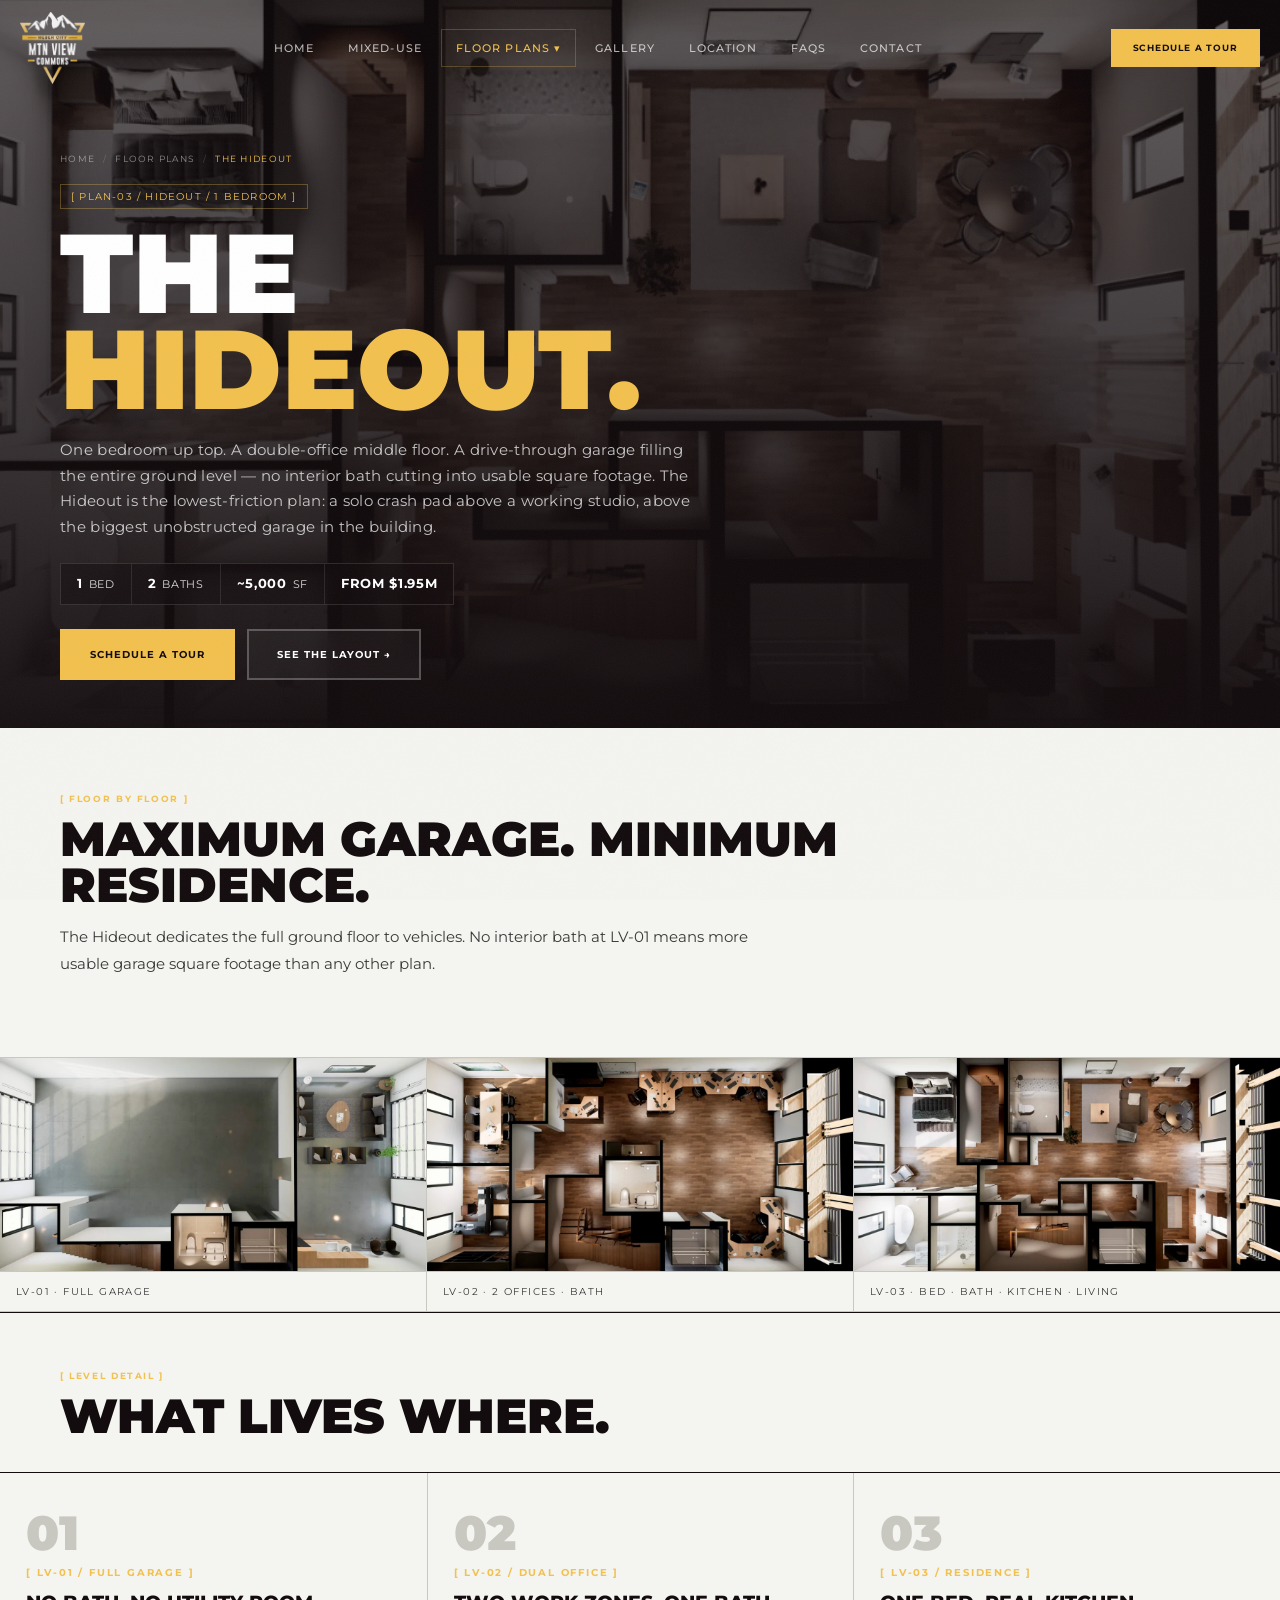
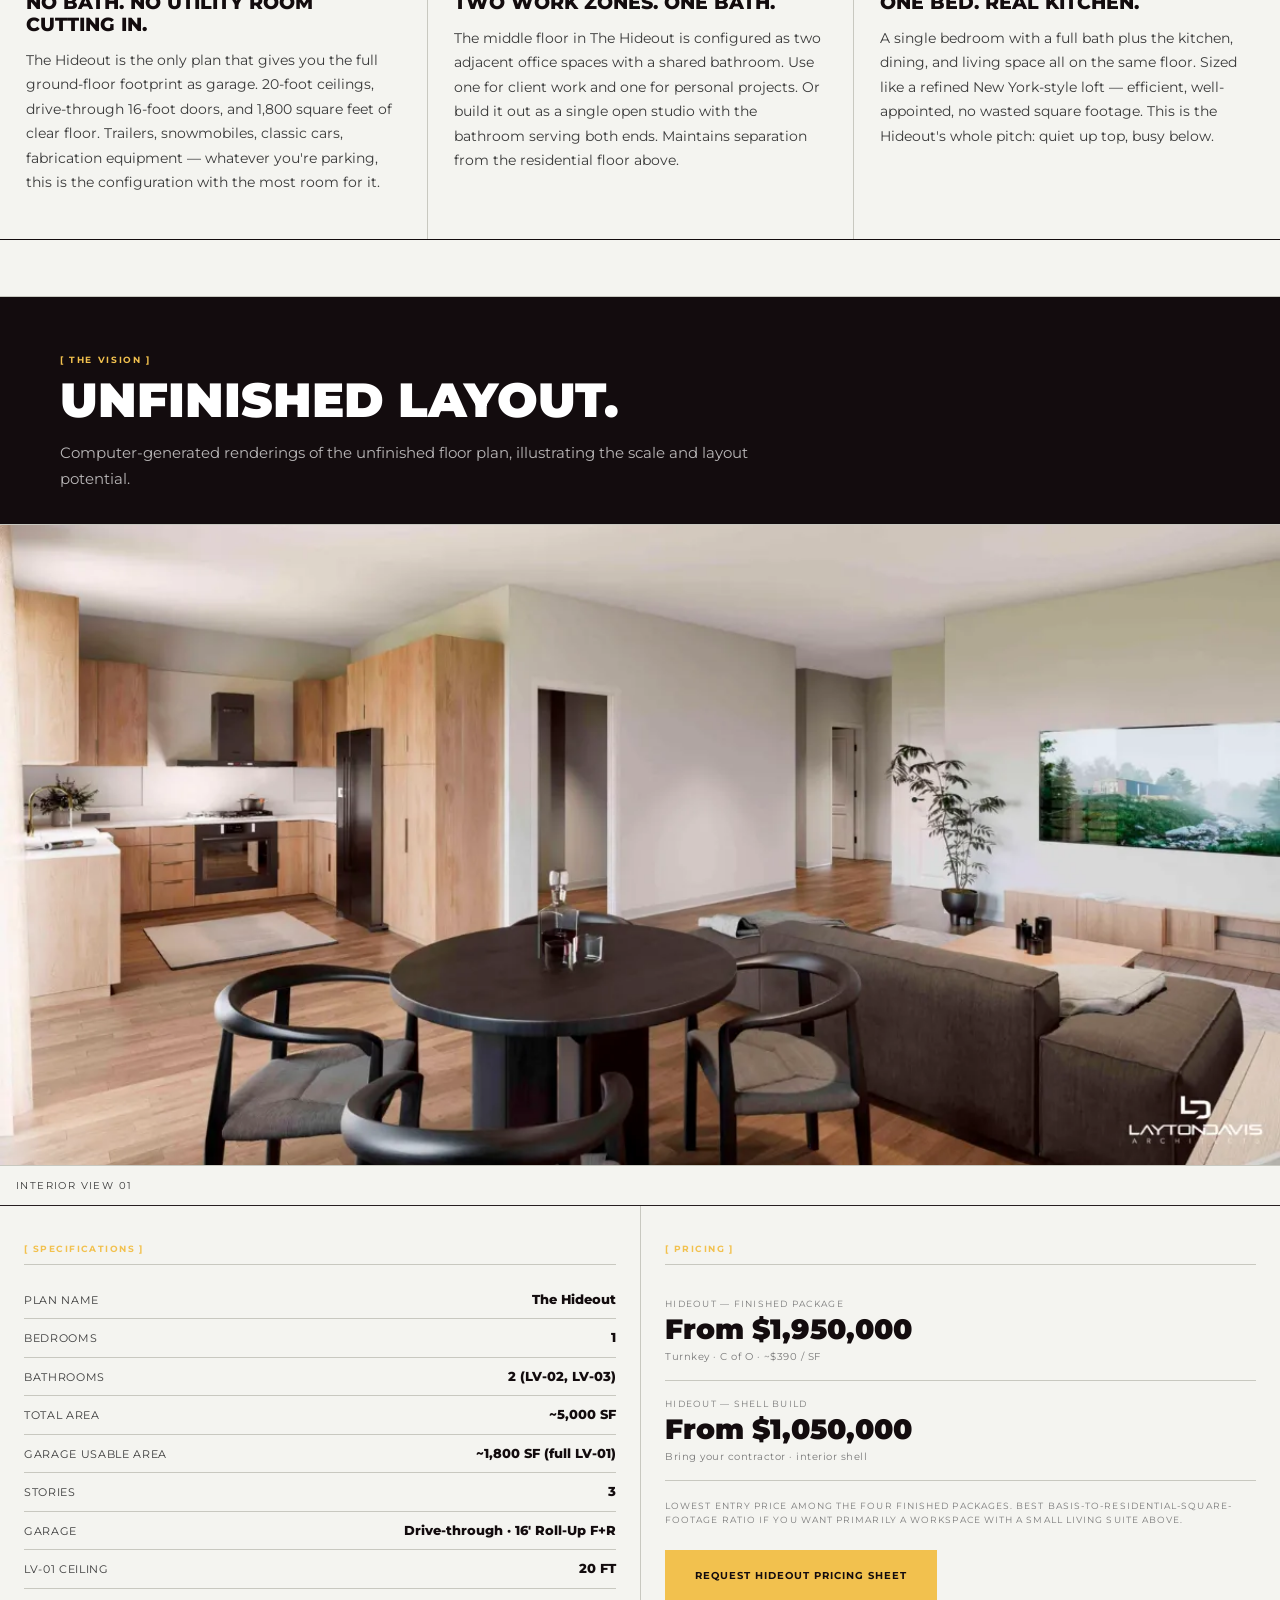
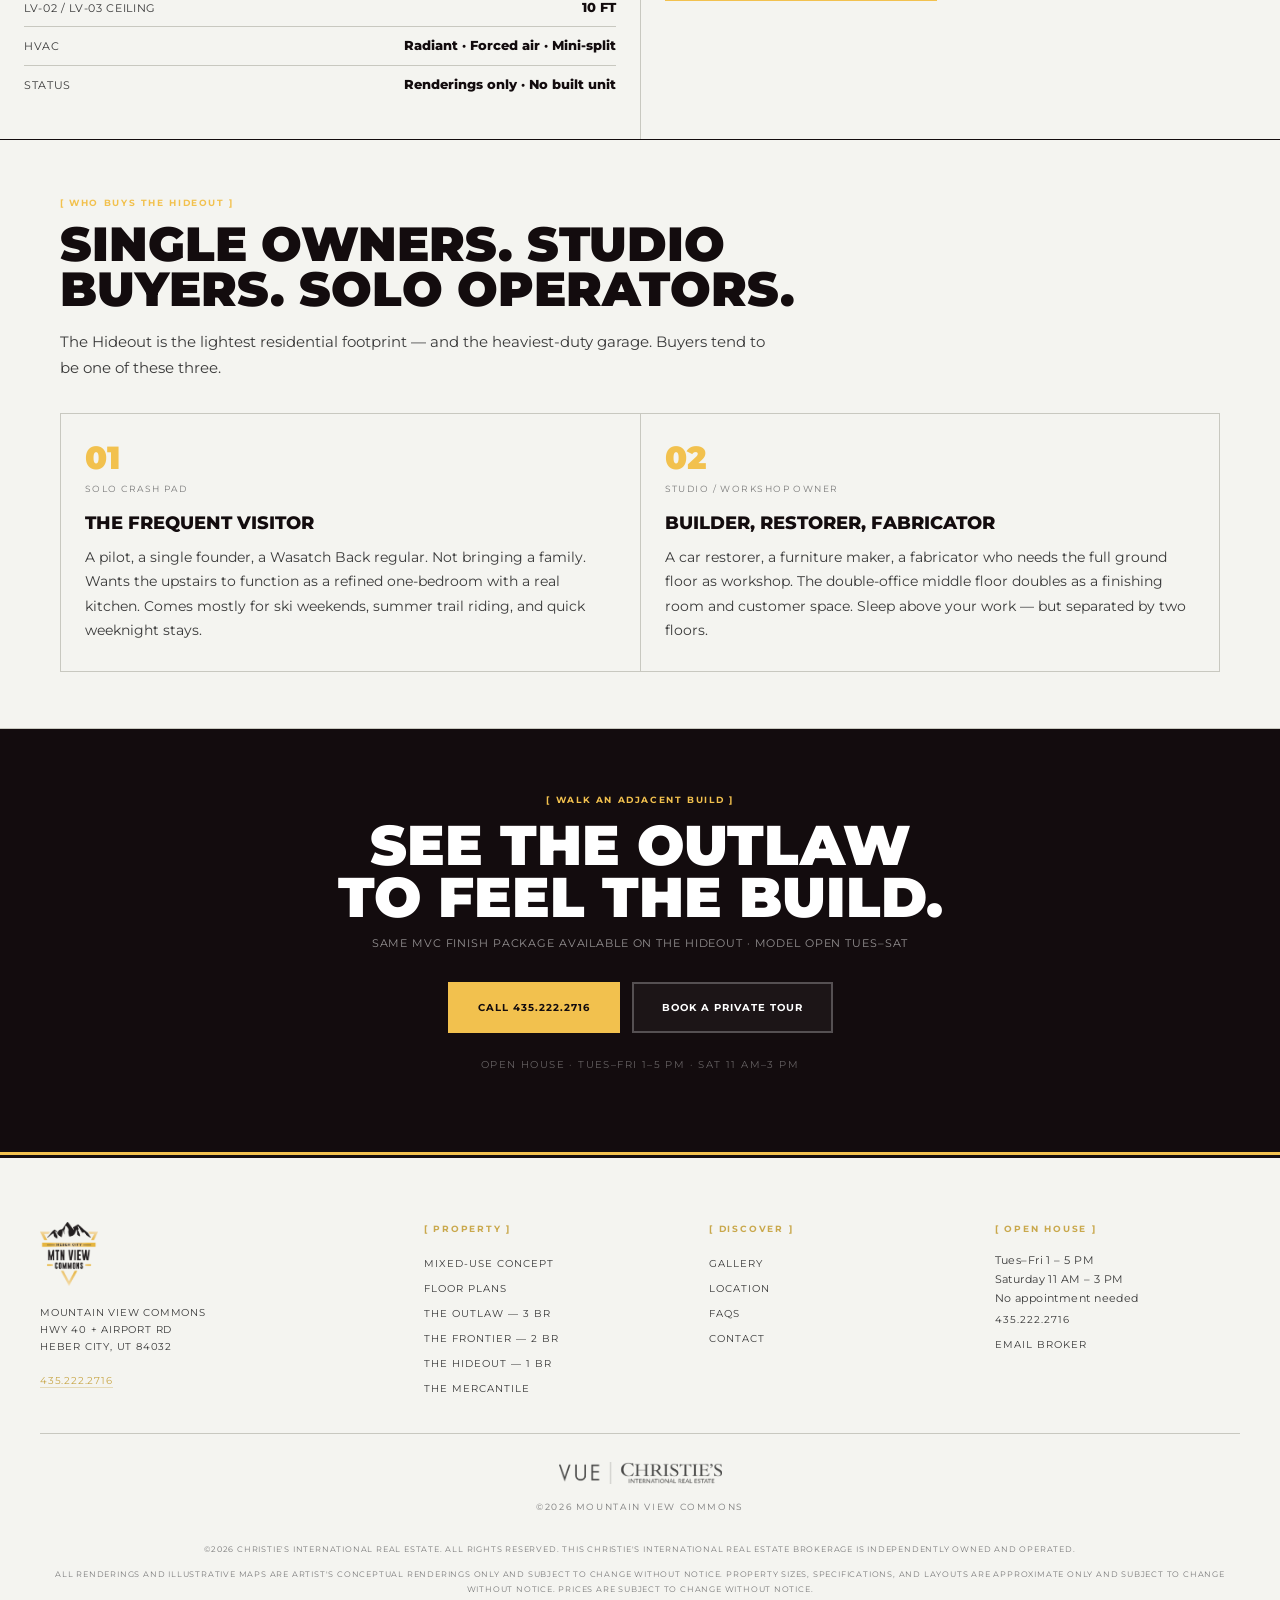
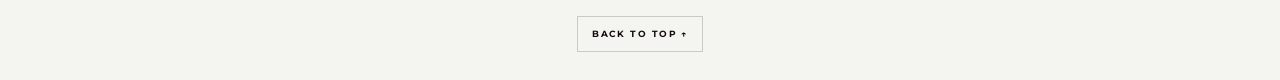
<file: floor-plans/the-hideout/index.html>
<!DOCTYPE html>
<html lang="en">
<head>
    <!-- Google Tag Manager -->
    <script>(function(w,d,s,l,i){w[l]=w[l]||[];w[l].push({'gtm.start':
    new Date().getTime(),event:'gtm.js'});var f=d.getElementsByTagName(s)[0],
    j=d.createElement(s),dl=l!='dataLayer'?'&l='+l:'';j.async=true;j.src=
    'https://www.googletagmanager.com/gtm.js?id='+i+dl;f.parentNode.insertBefore(j,f);
    })(window,document,'script','dataLayer','GTM-5HZQ2M9S');</script>
    <!-- End Google Tag Manager -->
    <!-- Meta Pixel Code -->
    <script>
    !function(f,b,e,v,n,t,s)
    {if(f.fbq)return;n=f.fbq=function(){n.callMethod?
    n.callMethod.apply(n,arguments):n.queue.push(arguments)};
    if(!f._fbq)f._fbq=n;n.push=n;n.loaded=!0;n.version='2.0';
    n.queue=[];t=b.createElement(e);t.async=!0;
    t.src=v;s=b.getElementsByTagName(e)[0];
    s.parentNode.insertBefore(t,s)}(window, document,'script',
    'https://connect.facebook.net/en_US/fbevents.js');
    fbq('init', '4555300974712529');
    fbq('track', 'PageView');
    </script>
    <!-- End Meta Pixel Code -->
    <meta charset="UTF-8">
    <meta name="viewport" content="width=device-width, initial-scale=1.0">
    <meta name="theme-color" content="#130C0E">
    <meta name="theme-color" content="#130C0E" media="(prefers-color-scheme: dark)">
    <meta name="theme-color" content="#130C0E" media="(prefers-color-scheme: light)">
    <meta name="apple-mobile-web-app-capable" content="yes">
    <meta name="apple-mobile-web-app-status-bar-style" content="black">

    <!-- Favicons -->
    <link rel="icon" type="image/png" href="/assets/favicons/favicon-96x96.png" sizes="96x96">
    <link rel="icon" type="image/svg+xml" href="/assets/favicons/favicon.svg">
    <link rel="shortcut icon" href="/favicon.ico">
    <link rel="apple-touch-icon" sizes="180x180" href="/assets/favicons/apple-touch-icon.png">
    <meta name="apple-mobile-web-app-title" content="MVC">
    <link rel="manifest" href="/assets/favicons/site.webmanifest">

    <title>The Hideout — 1 Bedroom Mixed-Use Floor Plan | Mountain View Commons</title>
    <meta name="description" content="The Hideout is a 1-bedroom mixed-use unit at Mountain View Commons. ~5,000 sq ft across 3 floors with garage, dual office middle level, and full residential top floor. Heber City, UT. From $1.95M finished.">

    <link rel="canonical" href="https://www.mtnviewcommonsut.com/floor-plans/the-hideout/">

    <meta property="og:type" content="product">
    <meta property="og:title" content="The Hideout — 1 Bedroom Mixed-Use Floor Plan | Mountain View Commons">
    <meta property="og:description" content="A 1-bedroom mixed-use unit at Mountain View Commons in Heber City, Utah. From $1.95M finished.">
    <meta property="og:url" content="https://www.mtnviewcommonsut.com/floor-plans/the-hideout/">
    <meta property="og:image" content="https://www.mtnviewcommonsut.com/assets/renders/the-hideout-floor-3-living-floor-plan.webp">
    <meta property="og:site_name" content="Mountain View Commons">

    <meta name="twitter:card" content="summary_large_image">
    <meta name="twitter:title" content="The Hideout — 1 BR Floor Plan | Mountain View Commons">
    <meta name="twitter:description" content="The Hideout is a 1-bedroom mixed-use unit. Heber City, UT.">
    <meta name="twitter:image" content="https://www.mtnviewcommonsut.com/assets/renders/the-hideout-floor-3-living-floor-plan.webp">

    <link rel="preconnect" href="https://fonts.googleapis.com">
    <link rel="preconnect" href="https://fonts.gstatic.com" crossorigin>
    <link href="https://fonts.googleapis.com/css2?family=Montserrat:ital,wght@0,100..900;1,100..900&display=swap" rel="stylesheet">

    <link rel="stylesheet" href="/assets/styles.css">

    <script type="application/ld+json">
    {
      "@context": "https://schema.org",
      "@type": "BreadcrumbList",
      "itemListElement": [
        { "@type": "ListItem", "position": 1, "name": "Home", "item": "https://www.mtnviewcommonsut.com/" },
        { "@type": "ListItem", "position": 2, "name": "Floor Plans", "item": "https://www.mtnviewcommonsut.com/floor-plans/" },
        { "@type": "ListItem", "position": 3, "name": "The Hideout", "item": "https://www.mtnviewcommonsut.com/floor-plans/the-hideout/" }
      ]
    }
    </script>
    <script type="application/ld+json">
    {
      "@context": "https://schema.org",
      "@type": "Product",
      "name": "The Hideout — 1 Bedroom Mixed-Use Unit",
      "description": "One-bedroom mixed-use unit at Mountain View Commons. ~5,000 sq ft across three floors with drive-through garage, dual office middle floor, and one-bedroom residential top floor with kitchen and living.",
      "image": [
        "https://www.mtnviewcommonsut.com/assets/renders/the-hideout-floor-3-living-floor-plan.webp",
        "https://www.mtnviewcommonsut.com/assets/renders/the-hideout-floor-2-office-floor-plan.webp",
        "https://www.mtnviewcommonsut.com/assets/renders/the-hideout-floor-1-garage-floor-plan.webp"
      ],
      "category": "Mixed-Use Real Estate",
      "brand": { "@type": "Brand", "name": "Mountain View Commons" },
      "offers": {
        "@type": "Offer",
        "url": "https://www.mtnviewcommonsut.com/floor-plans/the-hideout/",
        "priceCurrency": "USD",
        "price": "1950000",
        "availability": "https://schema.org/InStock",
        "seller": { "@type": "RealEstateAgent", "name": "Christie's International Real Estate Park City" }
      }
    }
    </script>
</head>
<body>
<!-- Google Tag Manager (noscript) -->
<noscript><iframe src="https://www.googletagmanager.com/ns.html?id=GTM-5HZQ2M9S"
height="0" width="0" style="display:none;visibility:hidden"></iframe></noscript>
<!-- End Google Tag Manager (noscript) -->
<!-- Meta Pixel (noscript) -->
<noscript><img height="1" width="1" style="display:none"
src="https://www.facebook.com/tr?id=4555300974712529&ev=PageView&noscript=1"
/></noscript>
<!-- End Meta Pixel (noscript) -->

<a class="skip-link" href="#main">Skip to content</a>

<div class="navigation">
    <div class="nav-bar">
        <nav class="nav" aria-label="Primary">
            <a href="/" class="nav__logo" aria-label="Mountain View Commons — home"><img src="/assets/mvc-logo-white.png" alt="Mountain View Commons"></a>
            <ul class="nav__links">
                <li class="nav__item"><a class="nav__link" href="/">Home</a></li>
                <li class="nav__item"><a class="nav__link" href="/mixed-use/">Mixed-Use</a></li>
                <li class="nav__item">
                    <a class="nav__link" href="/floor-plans/" aria-current="page" aria-haspopup="true">Floor Plans ▾</a>
                    <ul class="nav__submenu" role="menu">
                        <li><a class="nav__sub-link" href="/floor-plans/the-outlaw/" role="menuitem"><strong>The Outlaw</strong>3 BR · Model unit open</a></li>
                        <li><a class="nav__sub-link" href="/floor-plans/the-frontier/" role="menuitem"><strong>The Frontier</strong>2 BR · Adventure / family</a></li>
                        <li><a class="nav__sub-link" href="/floor-plans/the-hideout/" role="menuitem"><strong>The Hideout</strong>1 BR · Crash pad / studio</a></li>
                        <li><a class="nav__sub-link" href="/floor-plans/the-mercantile/" role="menuitem"><strong>The Mercantile</strong>All commercial</a></li>
                    </ul>
                </li>
                <li class="nav__item"><a class="nav__link" href="/gallery/">Gallery</a></li>
                <li class="nav__item"><a class="nav__link" href="/location/">Location</a></li>
                <li class="nav__item"><a class="nav__link" href="/faqs/">FAQs</a></li>
                <li class="nav__item"><a class="nav__link" href="/contact/">Contact</a></li>
            </ul>
            <a href="tel:+14352222716" class="nav__cta btn btn--gold">Schedule a Tour</a>
            <button class="nav__toggle" type="button" aria-label="Open menu" aria-expanded="false" aria-controls="mobile-menu"><svg viewBox="0 0 24 24" fill="none" stroke="currentColor" stroke-width="2" stroke-linecap="round" stroke-linejoin="round"><line x1="3" y1="6" x2="21" y2="6"/><line x1="3" y1="12" x2="21" y2="12"/><line x1="3" y1="18" x2="21" y2="18"/></svg></button>
        </nav>
    </div>
</div>

<aside class="mobile-menu" id="mobile-menu" aria-hidden="true">
    <div class="mobile-menu__head"><a href="/" class="nav__logo"><img src="/assets/mvc-logo-white.png" alt="Mountain View Commons" style="height:48px"></a><button class="mobile-menu__close" type="button" aria-label="Close menu"><svg viewBox="0 0 24 24" fill="none" stroke="currentColor" stroke-width="2" stroke-linecap="round" stroke-linejoin="round"><line x1="18" y1="6" x2="6" y2="18"/><line x1="6" y1="6" x2="18" y2="18"/></svg></button></div>
    <ul class="mobile-menu__list">
        <li><a class="mobile-menu__link" href="/">Home <span class="mobile-menu__hint">01</span></a></li>
        <li><a class="mobile-menu__link" href="/mixed-use/">Mixed-Use <span class="mobile-menu__hint">02</span></a></li>
        <li>
            <a class="mobile-menu__link" href="/floor-plans/" aria-current="page">Floor Plans <span class="mobile-menu__hint">03</span></a>
            <ul class="mobile-menu__sublist">
                <li><a class="mobile-menu__link" href="/floor-plans/the-outlaw/">The Outlaw — 3 BR</a></li>
                <li><a class="mobile-menu__link" href="/floor-plans/the-frontier/">The Frontier — 2 BR</a></li>
                <li><a class="mobile-menu__link" href="/floor-plans/the-hideout/" aria-current="page">The Hideout — 1 BR</a></li>
                <li><a class="mobile-menu__link" href="/floor-plans/the-mercantile/">The Mercantile — Commercial</a></li>
            </ul>
        </li>
        <li><a class="mobile-menu__link" href="/gallery/">Gallery <span class="mobile-menu__hint">04</span></a></li>
        <li><a class="mobile-menu__link" href="/location/">Location <span class="mobile-menu__hint">05</span></a></li>
        <li><a class="mobile-menu__link" href="/faqs/">FAQs <span class="mobile-menu__hint">06</span></a></li>
        <li><a class="mobile-menu__link" href="/contact/">Contact <span class="mobile-menu__hint">07</span></a></li>
    </ul>
    <div class="mobile-menu__foot"><a href="tel:+14352222716" class="btn btn--gold">Call 435.222.2716</a><a href="/contact/" class="btn btn--white">Schedule a Tour</a><p class="mobile-menu__contact">Open House · Tues–Fri 1–5 PM · Sat 11 AM–3 PM</p></div>
</aside>

<main id="main">

<section class="page-hero">
    <div class="page-hero__bg">
        <img src="/assets/renders/the-hideout-floor-3-living-floor-plan.webp" alt="The Hideout 1-bedroom floor plan render — top floor with bedroom, full bath, kitchen, and living room at Mountain View Commons in Heber City Utah" width="1200" height="600" loading="eager" fetchpriority="high">
    </div>
    <div class="page-hero__inner">
        <nav class="breadcrumbs" aria-label="Breadcrumb">
            <a href="/">Home</a><span class="sep">/</span><a href="/floor-plans/">Floor Plans</a><span class="sep">/</span><span aria-current="page">The Hideout</span>
        </nav>
        <div class="page-hero__id plan-hero__id">[ PLAN-03 / HIDEOUT / 1 BEDROOM ]</div>
        <h1 class="page-hero__title">The<br><span class="gold">Hideout.</span></h1>
        <p class="page-hero__deck">
            One bedroom up top. A double-office middle floor. A drive-through garage filling the entire ground level — no interior bath cutting into usable square footage. The Hideout is the lowest-friction plan: a solo crash pad above a working studio, above the biggest unobstructed garage in the building.
        </p>
        <div class="home-hero__meta" style="margin-bottom:24px">
            <span class="home-hero__meta-item"><strong>1</strong> BED</span>
            <span class="home-hero__meta-item"><strong>2</strong> BATHS</span>
            <span class="home-hero__meta-item"><strong>~5,000</strong> SF</span>
            <span class="home-hero__meta-item"><strong>FROM&nbsp;$1.95M</strong></span>
        </div>
        <div class="btn-row">
            <a href="/contact/" class="btn btn--gold">Schedule a Tour</a>
            <a href="#levels" class="btn btn--white">See the Layout →</a>
        </div>
    </div>
</section>

<section style="background:var(--paper);padding-top:64px;border-bottom:1px solid var(--ink)" id="levels" aria-labelledby="levels-title">
    <div style="max-width:1200px;margin:0 auto;padding:0 20px 48px 20px;">
        <div class="section-block__head">
            <p class="section-block__eyebrow">[ Floor by Floor ]</p>
            <h2 class="section-block__title" id="levels-title">Maximum garage. Minimum residence.</h2>
            <p class="section-block__deck">The Hideout dedicates the full ground floor to vehicles. No interior bath at LV-01 means more usable garage square footage than any other plan.</p>
        </div>
    </div>
    <div class="render-stack" style="border-left:none;border-right:none;">
            <figure>
                <img src="/assets/renders/the-hideout-floor-1-garage-floor-plan.webp" alt="The Hideout 1-bedroom floor plan — level 1 full drive-through garage with stair core, small entry seating, and powder room at Mountain View Commons in Heber City Utah" width="1200" height="600" loading="lazy" decoding="async">
                <figcaption>LV-01 · Full Garage</figcaption>
            </figure>
            <figure>
                <img src="/assets/renders/the-hideout-floor-2-office-floor-plan.webp" alt="The Hideout 1-bedroom floor plan — level 2 dual office spaces with conference table, workstations, half bath, and stair core at Mountain View Commons" width="1200" height="600" loading="lazy" decoding="async">
                <figcaption>LV-02 · 2 Offices · Bath</figcaption>
            </figure>
            <figure>
                <img src="/assets/renders/the-hideout-floor-3-living-floor-plan.webp" alt="The Hideout 1-bedroom floor plan — level 3 residential top floor with single bedroom, full bath, open kitchen, and living room at Mountain View Commons" width="1200" height="600" loading="lazy" decoding="async">
                <figcaption>LV-03 · Bed · Bath · Kitchen · Living</figcaption>
            </figure>
        </div>
</section>

<section class="bg-paper section-block" style="padding-left:0;padding-right:0;">
    <div class="section-block__inner" style="padding-left:20px;padding-right:20px;">
        <div class="section-block__head">
            <p class="section-block__eyebrow">[ Level Detail ]</p>
            <h2 class="section-block__title">What lives where.</h2>
        </div>
    </div>
    <div class="trio__grid" style="border-top:1px solid var(--ink);border-bottom:1px solid var(--ink)">
            <article class="trio__card">
                <div class="trio__idx">01</div>
                <p class="trio__key">[ LV-01 / FULL GARAGE ]</p>
                <h3 class="trio__title">No bath. No utility room cutting in.</h3>
                <p class="trio__body">The Hideout is the only plan that gives you the full ground-floor footprint as garage. 20-foot ceilings, drive-through 16-foot doors, and 1,800 square feet of clear floor. Trailers, snowmobiles, classic cars, fabrication equipment — whatever you're parking, this is the configuration with the most room for it.</p>
            </article>
            <article class="trio__card">
                <div class="trio__idx">02</div>
                <p class="trio__key">[ LV-02 / DUAL OFFICE ]</p>
                <h3 class="trio__title">Two work zones. One bath.</h3>
                <p class="trio__body">The middle floor in The Hideout is configured as two adjacent office spaces with a shared bathroom. Use one for client work and one for personal projects. Or build it out as a single open studio with the bathroom serving both ends. Maintains separation from the residential floor above.</p>
            </article>
            <article class="trio__card">
                <div class="trio__idx">03</div>
                <p class="trio__key">[ LV-03 / RESIDENCE ]</p>
                <h3 class="trio__title">One bed. Real kitchen.</h3>
                <p class="trio__body">A single bedroom with a full bath plus the kitchen, dining, and living space all on the same floor. Sized like a refined New York-style loft — efficient, well-appointed, no wasted square footage. This is the Hideout's whole pitch: quiet up top, busy below.</p>
            </article>
        </div>
</section>

<!-- ================================================================
     INTERIOR VISION (RENDERS)
     ================================================================ -->
<section class="bg-ink section-block" aria-labelledby="vision-title" style="padding-bottom:0;padding-left:0;padding-right:0;">
    <div class="section-block__inner" style="padding-left:20px;padding-right:20px;">
        <div class="section-block__head">
            <p class="section-block__eyebrow">[ The Vision ]</p>
            <h2 class="section-block__title" id="vision-title" style="color:#fff">Unfinished Layout.</h2>
            <p class="section-block__deck">Computer-generated renderings of the unfinished floor plan, illustrating the scale and layout potential.</p>
        </div>
    </div>
    <div class="render-stack" style="border-left:none;border-right:none;border-bottom:none;">
            <figure>
                <img src="/assets/renders/the-hideout-interior-render-1.webp" alt="Computer generated rendering of The Hideout unfinished interior floor plan showing the potential layout and volume of the space" width="1200" height="800" loading="lazy" decoding="async">
                <figcaption>Interior View 01</figcaption>
            </figure>
        </div>
</section>

<section class="two-col">
    <div class="two-col__grid">
        <div class="two-col__col">
            <p class="two-col__label">[ Specifications ]</p>
            <div class="spec-row"><span class="spec-row__k">Plan name</span><span class="spec-row__v">The Hideout</span></div>
            <div class="spec-row"><span class="spec-row__k">Bedrooms</span><span class="spec-row__v">1</span></div>
            <div class="spec-row"><span class="spec-row__k">Bathrooms</span><span class="spec-row__v">2 (LV-02, LV-03)</span></div>
            <div class="spec-row"><span class="spec-row__k">Total area</span><span class="spec-row__v">~5,000 SF</span></div>
            <div class="spec-row"><span class="spec-row__k">Garage usable area</span><span class="spec-row__v">~1,800 SF (full LV-01)</span></div>
            <div class="spec-row"><span class="spec-row__k">Stories</span><span class="spec-row__v">3</span></div>
            <div class="spec-row"><span class="spec-row__k">Garage</span><span class="spec-row__v">Drive-through · 16' Roll-Up F+R</span></div>
            <div class="spec-row"><span class="spec-row__k">LV-01 ceiling</span><span class="spec-row__v">20 FT</span></div>
            <div class="spec-row"><span class="spec-row__k">LV-02 / LV-03 ceiling</span><span class="spec-row__v">10 FT</span></div>
            <div class="spec-row"><span class="spec-row__k">HVAC</span><span class="spec-row__v">Radiant · Forced air · Mini-split</span></div>
            <div class="spec-row"><span class="spec-row__k">Status</span><span class="spec-row__v">Renderings only · No built unit</span></div>
        </div>
        <div class="two-col__col">
            <p class="two-col__label">[ Pricing ]</p>
            <div class="pricing-row"><p class="pricing-row__type">Hideout — Finished Package</p><p class="pricing-row__price">From $1,950,000</p><p class="pricing-row__note">Turnkey · C of O · ~$390 / SF</p></div>
            <div class="pricing-row"><p class="pricing-row__type">Hideout — Shell Build</p><p class="pricing-row__price">From $1,050,000</p><p class="pricing-row__note">Bring your contractor · interior shell</p></div>
            <p class="t-mono-sm" style="margin-top:18px">Lowest entry price among the four finished packages. Best basis-to-residential-square-footage ratio if you want primarily a workspace with a small living suite above.</p>
            <div style="margin-top:24px"><a class="btn btn--gold" href="/contact/">Request Hideout Pricing Sheet</a></div>
        </div>
    </div>
</section>

<section class="bg-paper section-block">
    <div class="section-block__inner">
        <div class="section-block__head">
            <p class="section-block__eyebrow">[ Who Buys The Hideout ]</p>
            <h2 class="section-block__title">Single owners. Studio buyers. Solo operators.</h2>
            <p class="section-block__deck">The Hideout is the lightest residential footprint — and the heaviest-duty garage. Buyers tend to be one of these three.</p>
        </div>
        <div class="persona-grid">
            <article class="persona">
                <div class="persona__num">01</div>
                <p class="persona__tag">Solo crash pad</p>
                <h3 class="persona__name">The frequent visitor</h3>
                <p class="persona__body">A pilot, a single founder, a Wasatch Back regular. Not bringing a family. Wants the upstairs to function as a refined one-bedroom with a real kitchen. Comes mostly for ski weekends, summer trail riding, and quick weeknight stays.</p>
            </article>
            <article class="persona">
                <div class="persona__num">02</div>
                <p class="persona__tag">Studio / workshop owner</p>
                <h3 class="persona__name">Builder, restorer, fabricator</h3>
                <p class="persona__body">A car restorer, a furniture maker, a fabricator who needs the full ground floor as workshop. The double-office middle floor doubles as a finishing room and customer space. Sleep above your work — but separated by two floors.</p>
            </article>
        </div>
    </div>
</section>

<section class="cta-banner">
    <p class="cta-banner__label reveal">[ Walk an Adjacent Build ]</p>
    <h2 class="cta-banner__title reveal">See The Outlaw<br>to feel the build.</h2>
    <p class="cta-banner__sub reveal">Same MVC finish package available on The Hideout · model open Tues–Sat</p>
    <div class="btn-row reveal" style="justify-content:center">
        <a href="tel:+14352222716" class="btn btn--gold">Call 435.222.2716</a>
        <a href="/contact/" class="btn btn--white">Book a Private Tour</a>
    </div>
    <p class="cta-banner__hours reveal">Open House · Tues–Fri 1–5 PM · Sat 11 AM–3 PM</p>
</section>

</main>

<footer class="footer">
    <div class="footer__grid">
        <div class="footer__brand"><img src="/assets/mvc-logo-dark.png" alt="Mountain View Commons"><p class="footer__addr">Mountain View Commons<br>Hwy 40 + Airport Rd<br>Heber City, UT 84032<br><br><a href="tel:+14352222716" style="color:var(--gold)">435.222.2716</a></p></div>
        <div><p class="footer__col-title">[ Property ]</p><ul class="footer__list"><li><a href="/mixed-use/">Mixed-Use Concept</a></li><li><a href="/floor-plans/">Floor Plans</a></li><li><a href="/floor-plans/the-outlaw/">The Outlaw — 3 BR</a></li><li><a href="/floor-plans/the-frontier/">The Frontier — 2 BR</a></li><li><a href="/floor-plans/the-hideout/">The Hideout — 1 BR</a></li><li><a href="/floor-plans/the-mercantile/">The Mercantile</a></li></ul></div>
        <div><p class="footer__col-title">[ Discover ]</p><ul class="footer__list"><li><a href="/gallery/">Gallery</a></li><li><a href="/location/">Location</a></li><li><a href="/faqs/">FAQs</a></li><li><a href="/contact/">Contact</a></li></ul></div>
        <div><p class="footer__col-title">[ Open House ]</p><ul class="footer__list"><li>Tues–Fri 1 – 5 PM</li><li>Saturday 11 AM – 3 PM</li><li>No appointment needed</li><li><a href="tel:+14352222716">435.222.2716</a></li><li><a href="mailto:jonathan.crosswhite@vuere.com">Email broker</a></li></ul></div>
    </div>
    <div class="footer__bottom"><img src="/assets/vue-dark.png" alt="VUE | Christie's International Real Estate" width="163" height="22" loading="lazy" decoding="async"><p class="footer__copy">©2026 Mountain View Commons</p></div>
    <div class="footer__legal"><p>©2026 Christie's International Real Estate. All rights reserved. This Christie's International Real Estate brokerage is independently owned and operated.</p><p>All renderings and illustrative maps are artist's conceptual renderings only and subject to change without notice. Property sizes, specifications, and layouts are approximate only and subject to change without notice. Prices are subject to change without notice.</p></div>
    <a class="footer__top-link" href="#" aria-label="Back to top">Back to top ↑</a>
</footer>

<script src="/assets/site.js"></script>
</body>
</html>
</file>
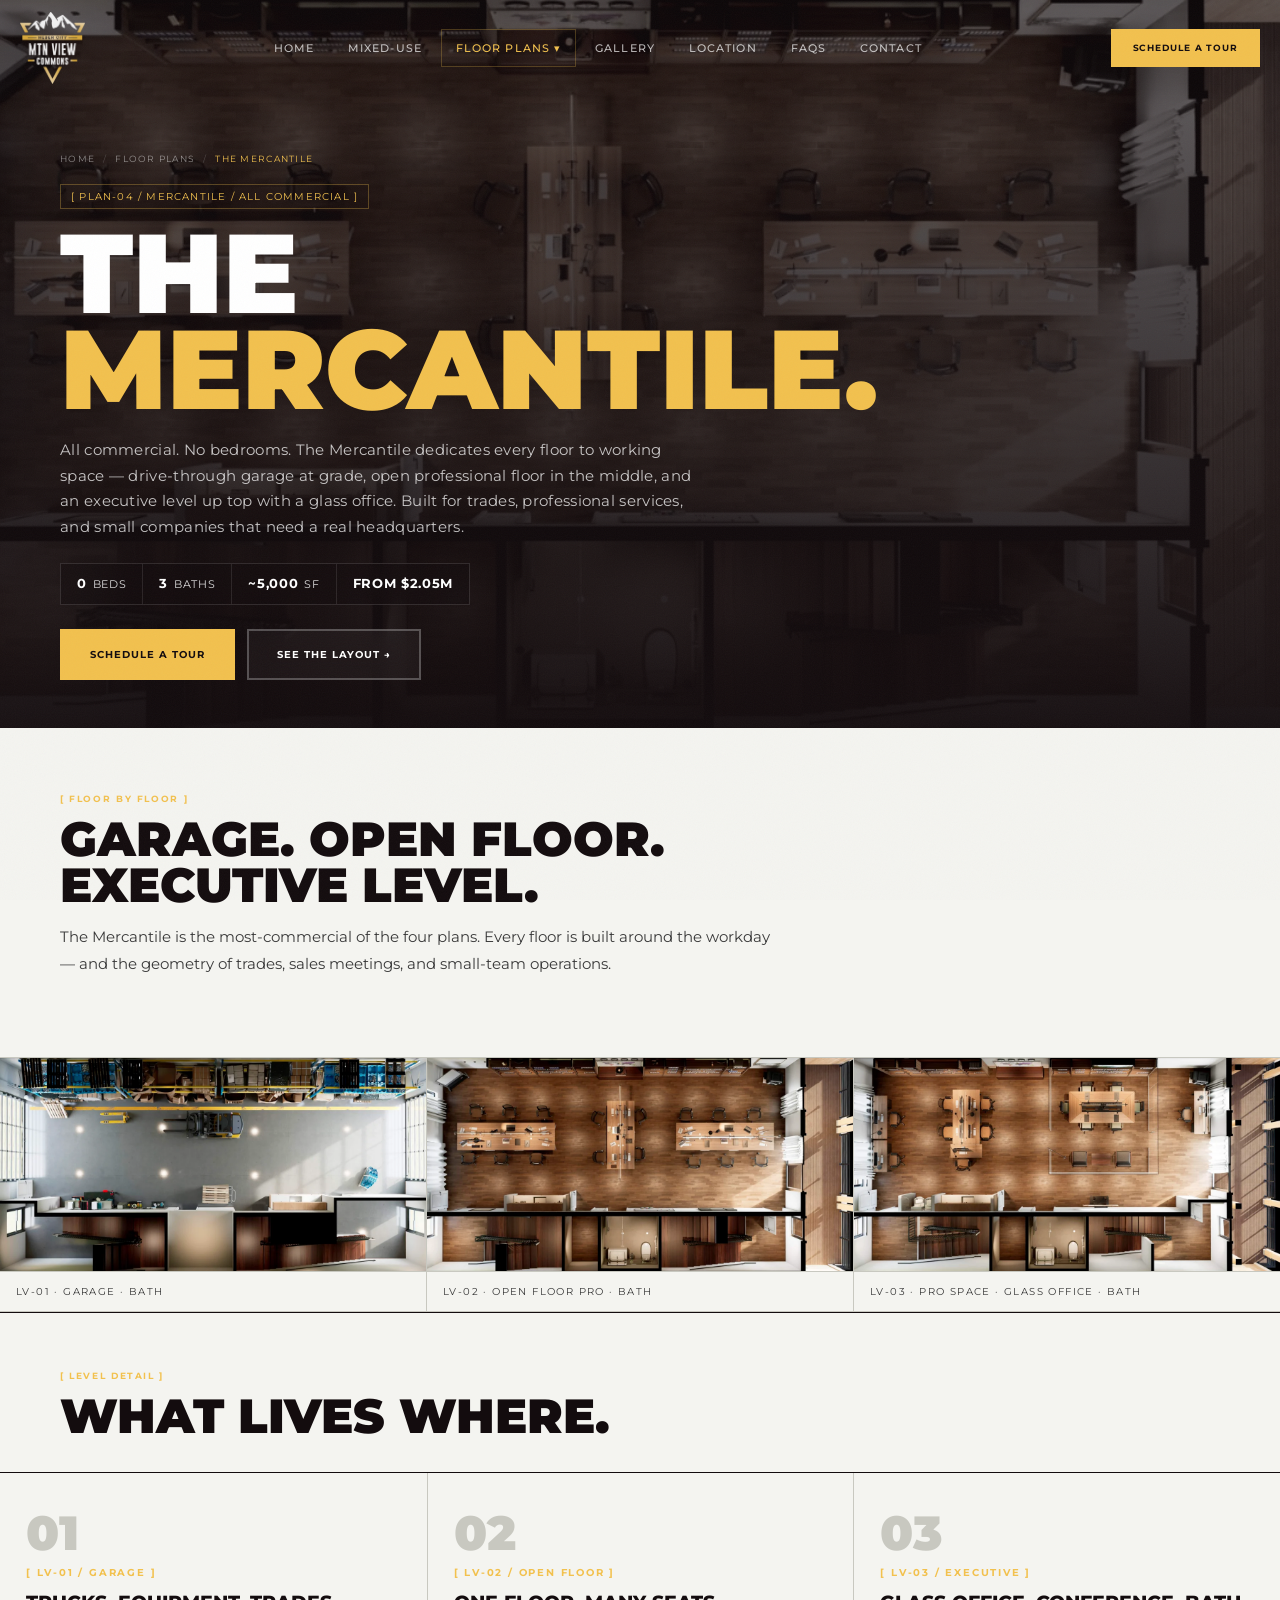
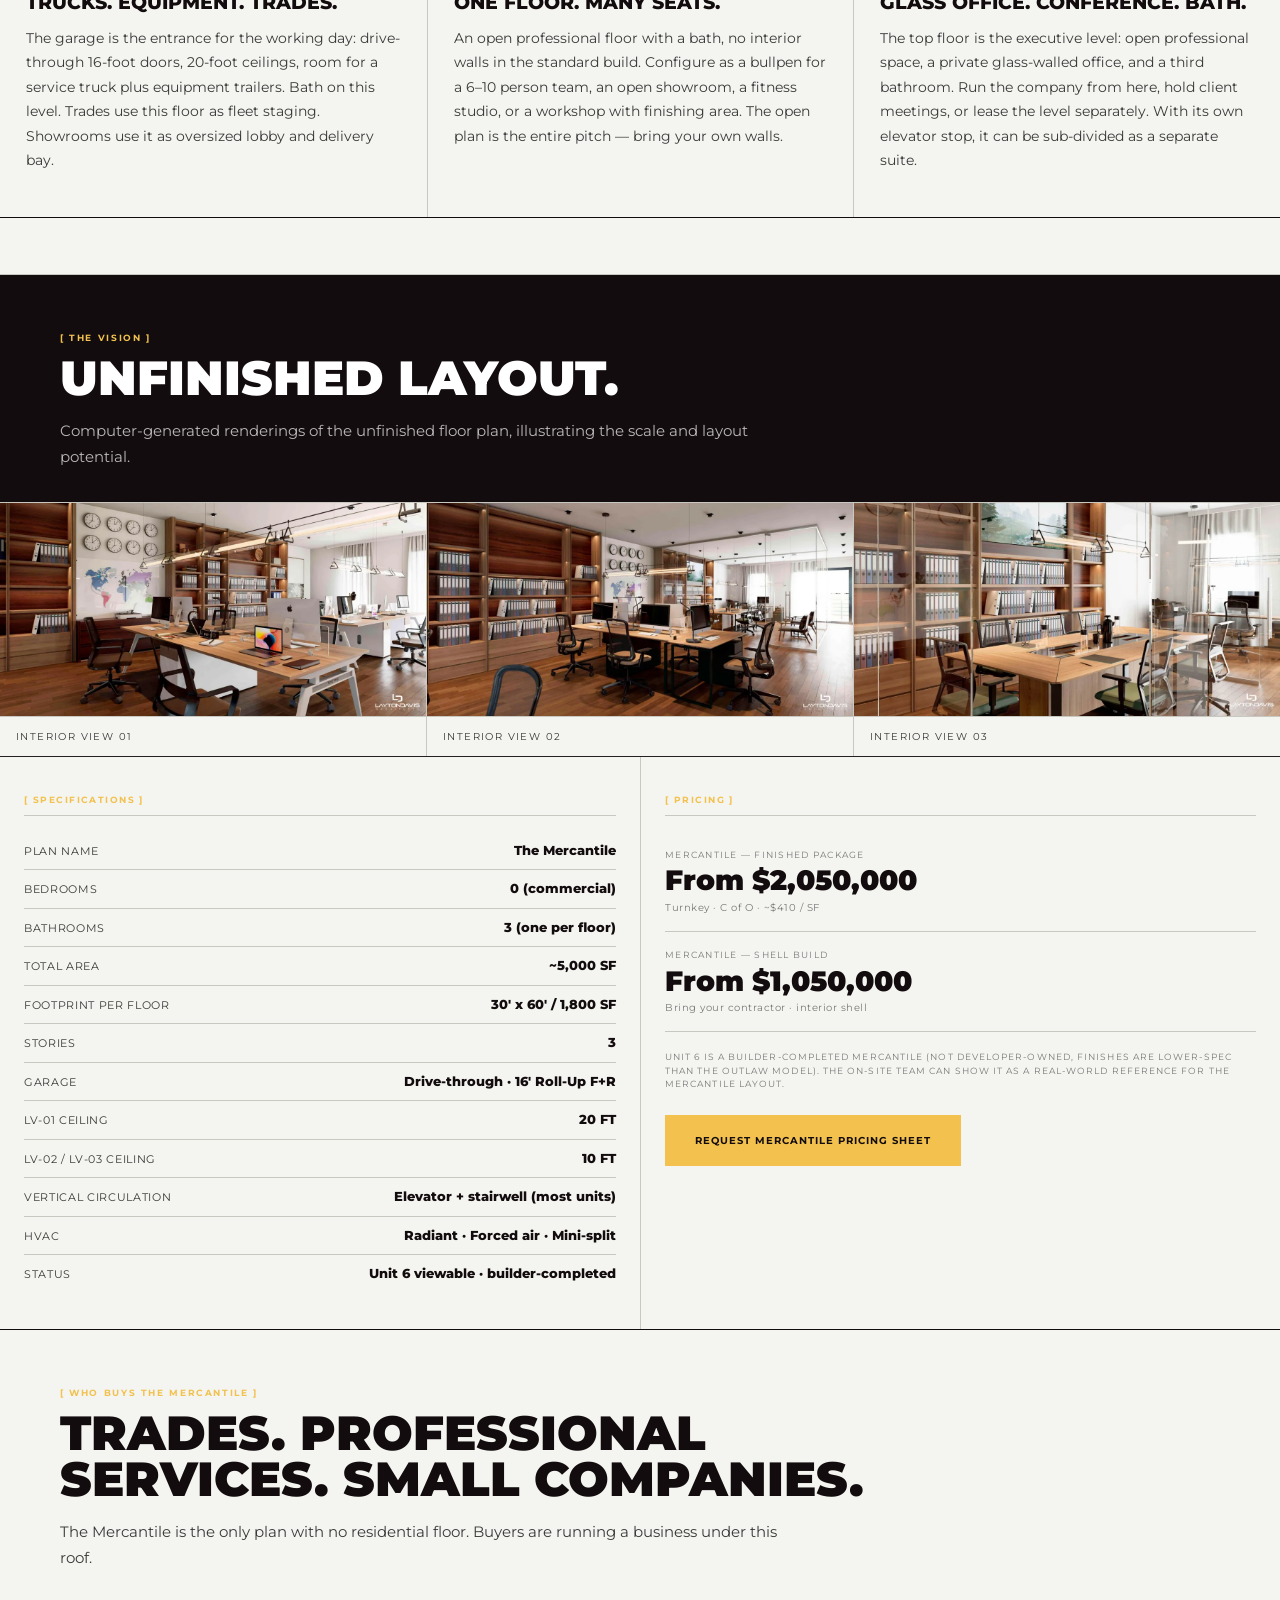
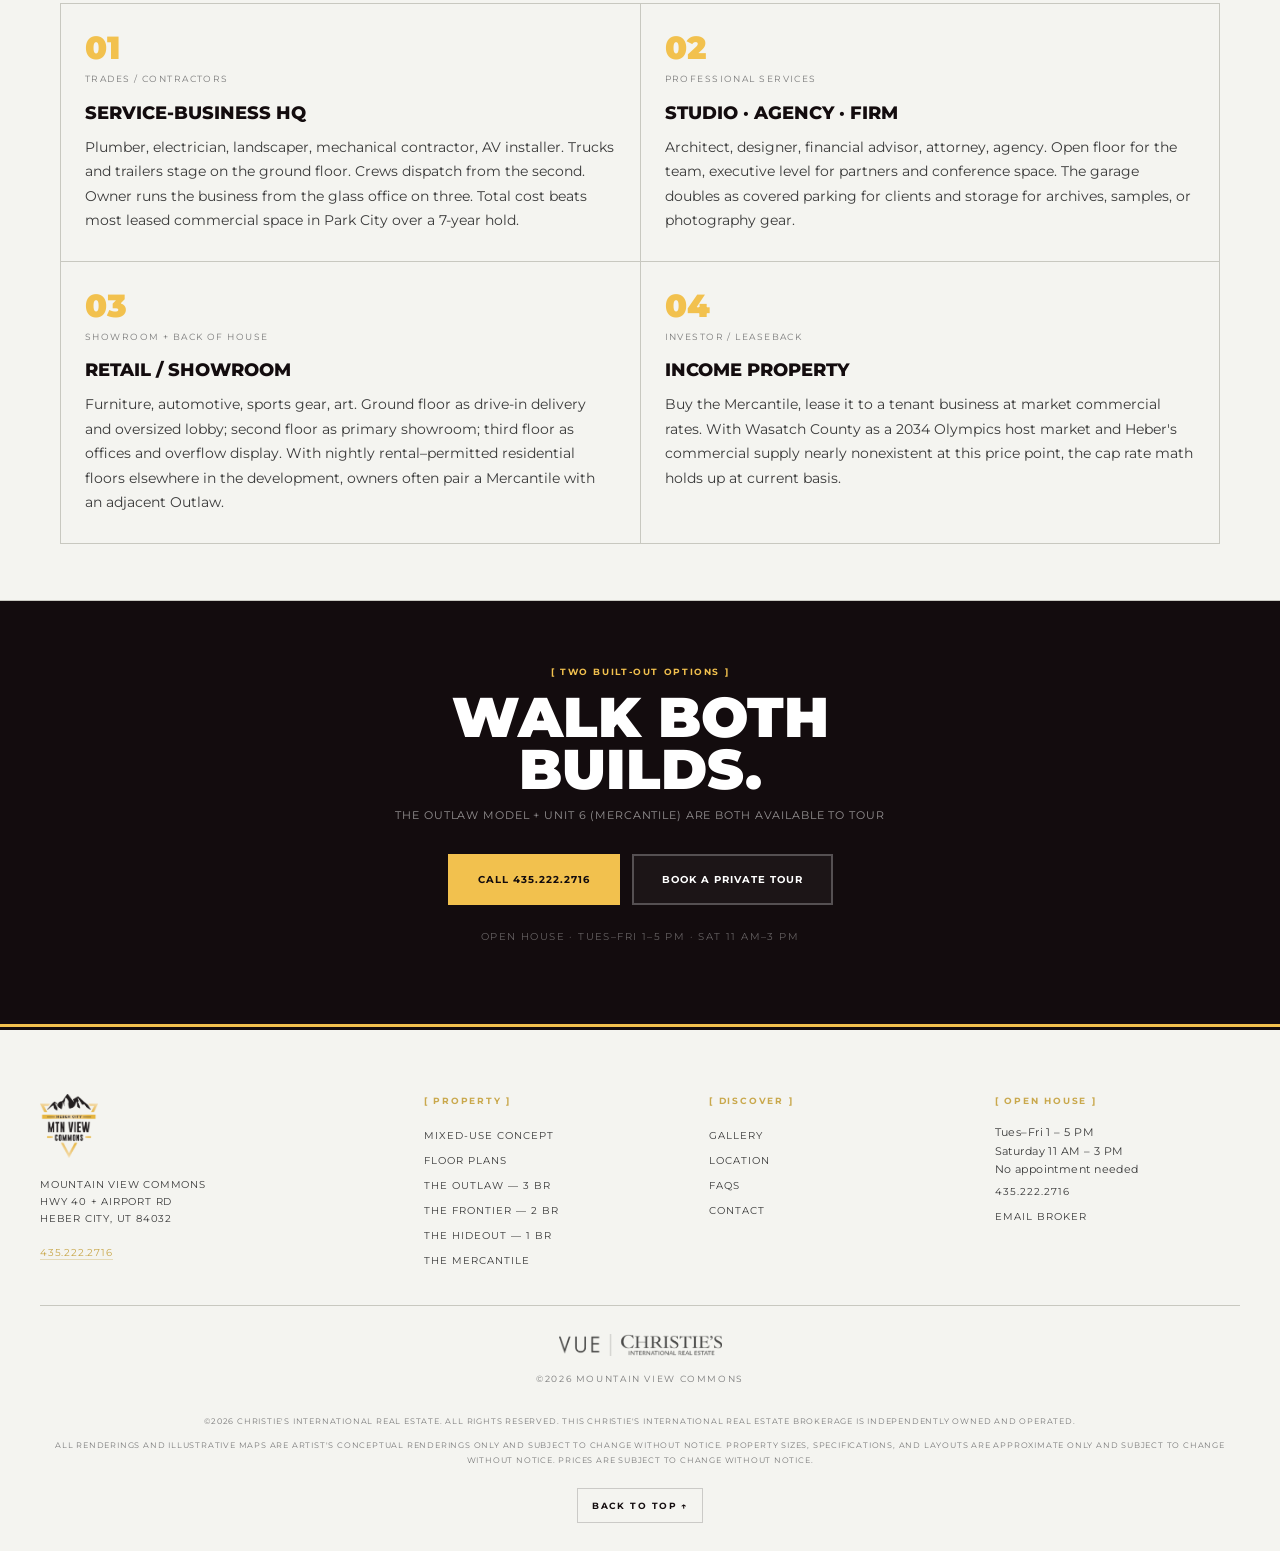
<file: floor-plans/the-mercantile/index.html>
<!DOCTYPE html>
<html lang="en">
<head>
    <!-- Google Tag Manager -->
    <script>(function(w,d,s,l,i){w[l]=w[l]||[];w[l].push({'gtm.start':
    new Date().getTime(),event:'gtm.js'});var f=d.getElementsByTagName(s)[0],
    j=d.createElement(s),dl=l!='dataLayer'?'&l='+l:'';j.async=true;j.src=
    'https://www.googletagmanager.com/gtm.js?id='+i+dl;f.parentNode.insertBefore(j,f);
    })(window,document,'script','dataLayer','GTM-5HZQ2M9S');</script>
    <!-- End Google Tag Manager -->
    <!-- Meta Pixel Code -->
    <script>
    !function(f,b,e,v,n,t,s)
    {if(f.fbq)return;n=f.fbq=function(){n.callMethod?
    n.callMethod.apply(n,arguments):n.queue.push(arguments)};
    if(!f._fbq)f._fbq=n;n.push=n;n.loaded=!0;n.version='2.0';
    n.queue=[];t=b.createElement(e);t.async=!0;
    t.src=v;s=b.getElementsByTagName(e)[0];
    s.parentNode.insertBefore(t,s)}(window, document,'script',
    'https://connect.facebook.net/en_US/fbevents.js');
    fbq('init', '4555300974712529');
    fbq('track', 'PageView');
    </script>
    <!-- End Meta Pixel Code -->
    <meta charset="UTF-8">
    <meta name="viewport" content="width=device-width, initial-scale=1.0">
    <meta name="theme-color" content="#130C0E">
    <meta name="theme-color" content="#130C0E" media="(prefers-color-scheme: dark)">
    <meta name="theme-color" content="#130C0E" media="(prefers-color-scheme: light)">
    <meta name="apple-mobile-web-app-capable" content="yes">
    <meta name="apple-mobile-web-app-status-bar-style" content="black">

    <!-- Favicons -->
    <link rel="icon" type="image/png" href="/assets/favicons/favicon-96x96.png" sizes="96x96">
    <link rel="icon" type="image/svg+xml" href="/assets/favicons/favicon.svg">
    <link rel="shortcut icon" href="/favicon.ico">
    <link rel="apple-touch-icon" sizes="180x180" href="/assets/favicons/apple-touch-icon.png">
    <meta name="apple-mobile-web-app-title" content="MVC">
    <link rel="manifest" href="/assets/favicons/site.webmanifest">

    <title>The Mercantile — All-Commercial Mixed-Use Floor Plan | Mountain View Commons</title>
    <meta name="description" content="The Mercantile is the all-commercial floor plan at Mountain View Commons. ~5,000 sq ft of professional space across 3 floors with garage, open pro level, and glass-office top floor. Heber City, UT. From $2.05M finished.">

    <link rel="canonical" href="https://www.mtnviewcommonsut.com/floor-plans/the-mercantile/">

    <meta property="og:type" content="product">
    <meta property="og:title" content="The Mercantile — All-Commercial Mixed-Use Plan | Mountain View Commons">
    <meta property="og:description" content="The all-commercial floor plan at Mountain View Commons. From $2.05M. Heber City, UT.">
    <meta property="og:url" content="https://www.mtnviewcommonsut.com/floor-plans/the-mercantile/">
    <meta property="og:image" content="https://www.mtnviewcommonsut.com/assets/renders/the-mercantile-floor-2-retail-floor-plan.webp">
    <meta property="og:site_name" content="Mountain View Commons">

    <meta name="twitter:card" content="summary_large_image">
    <meta name="twitter:title" content="The Mercantile — All-Commercial Plan | Mountain View Commons">
    <meta name="twitter:description" content="Three floors of professional space in Heber City, UT.">
    <meta name="twitter:image" content="https://www.mtnviewcommonsut.com/assets/renders/the-mercantile-floor-2-retail-floor-plan.webp">

    <link rel="preconnect" href="https://fonts.googleapis.com">
    <link rel="preconnect" href="https://fonts.gstatic.com" crossorigin>
    <link href="https://fonts.googleapis.com/css2?family=Montserrat:ital,wght@0,100..900;1,100..900&display=swap" rel="stylesheet">

    <link rel="stylesheet" href="/assets/styles.css">

    <script type="application/ld+json">
    {
      "@context": "https://schema.org",
      "@type": "BreadcrumbList",
      "itemListElement": [
        { "@type": "ListItem", "position": 1, "name": "Home", "item": "https://www.mtnviewcommonsut.com/" },
        { "@type": "ListItem", "position": 2, "name": "Floor Plans", "item": "https://www.mtnviewcommonsut.com/floor-plans/" },
        { "@type": "ListItem", "position": 3, "name": "The Mercantile", "item": "https://www.mtnviewcommonsut.com/floor-plans/the-mercantile/" }
      ]
    }
    </script>
    <script type="application/ld+json">
    {
      "@context": "https://schema.org",
      "@type": "Product",
      "name": "The Mercantile — All-Commercial Mixed-Use Unit",
      "description": "All-commercial mixed-use unit at Mountain View Commons. Three floors of professional space with drive-through garage, open-floor middle level, and glass-office top floor.",
      "image": [
        "https://www.mtnviewcommonsut.com/assets/renders/the-mercantile-floor-2-retail-floor-plan.webp",
        "https://www.mtnviewcommonsut.com/assets/renders/the-mercantile-floor-3-office-floor-plan.webp",
        "https://www.mtnviewcommonsut.com/assets/renders/the-mercantile-floor-1-warehouse-floor-plan.webp"
      ],
      "category": "Mixed-Use Real Estate",
      "brand": { "@type": "Brand", "name": "Mountain View Commons" },
      "offers": {
        "@type": "Offer",
        "url": "https://www.mtnviewcommonsut.com/floor-plans/the-mercantile/",
        "priceCurrency": "USD",
        "price": "2050000",
        "availability": "https://schema.org/InStock",
        "seller": { "@type": "RealEstateAgent", "name": "Christie's International Real Estate Park City" }
      }
    }
    </script>
</head>
<body>
<!-- Google Tag Manager (noscript) -->
<noscript><iframe src="https://www.googletagmanager.com/ns.html?id=GTM-5HZQ2M9S"
height="0" width="0" style="display:none;visibility:hidden"></iframe></noscript>
<!-- End Google Tag Manager (noscript) -->
<!-- Meta Pixel (noscript) -->
<noscript><img height="1" width="1" style="display:none"
src="https://www.facebook.com/tr?id=4555300974712529&ev=PageView&noscript=1"
/></noscript>
<!-- End Meta Pixel (noscript) -->

<a class="skip-link" href="#main">Skip to content</a>

<div class="navigation">
    <div class="nav-bar">
        <nav class="nav" aria-label="Primary">
            <a href="/" class="nav__logo" aria-label="Mountain View Commons — home"><img src="/assets/mvc-logo-white.png" alt="Mountain View Commons"></a>
            <ul class="nav__links">
                <li class="nav__item"><a class="nav__link" href="/">Home</a></li>
                <li class="nav__item"><a class="nav__link" href="/mixed-use/">Mixed-Use</a></li>
                <li class="nav__item">
                    <a class="nav__link" href="/floor-plans/" aria-current="page" aria-haspopup="true">Floor Plans ▾</a>
                    <ul class="nav__submenu" role="menu">
                        <li><a class="nav__sub-link" href="/floor-plans/the-outlaw/" role="menuitem"><strong>The Outlaw</strong>3 BR · Model unit open</a></li>
                        <li><a class="nav__sub-link" href="/floor-plans/the-frontier/" role="menuitem"><strong>The Frontier</strong>2 BR · Adventure / family</a></li>
                        <li><a class="nav__sub-link" href="/floor-plans/the-hideout/" role="menuitem"><strong>The Hideout</strong>1 BR · Crash pad / studio</a></li>
                        <li><a class="nav__sub-link" href="/floor-plans/the-mercantile/" role="menuitem"><strong>The Mercantile</strong>All commercial</a></li>
                    </ul>
                </li>
                <li class="nav__item"><a class="nav__link" href="/gallery/">Gallery</a></li>
                <li class="nav__item"><a class="nav__link" href="/location/">Location</a></li>
                <li class="nav__item"><a class="nav__link" href="/faqs/">FAQs</a></li>
                <li class="nav__item"><a class="nav__link" href="/contact/">Contact</a></li>
            </ul>
            <a href="tel:+14352222716" class="nav__cta btn btn--gold">Schedule a Tour</a>
            <button class="nav__toggle" type="button" aria-label="Open menu" aria-expanded="false" aria-controls="mobile-menu"><svg viewBox="0 0 24 24" fill="none" stroke="currentColor" stroke-width="2" stroke-linecap="round" stroke-linejoin="round"><line x1="3" y1="6" x2="21" y2="6"/><line x1="3" y1="12" x2="21" y2="12"/><line x1="3" y1="18" x2="21" y2="18"/></svg></button>
        </nav>
    </div>
</div>

<aside class="mobile-menu" id="mobile-menu" aria-hidden="true">
    <div class="mobile-menu__head"><a href="/" class="nav__logo"><img src="/assets/mvc-logo-white.png" alt="Mountain View Commons" style="height:48px"></a><button class="mobile-menu__close" type="button" aria-label="Close menu"><svg viewBox="0 0 24 24" fill="none" stroke="currentColor" stroke-width="2" stroke-linecap="round" stroke-linejoin="round"><line x1="18" y1="6" x2="6" y2="18"/><line x1="6" y1="6" x2="18" y2="18"/></svg></button></div>
    <ul class="mobile-menu__list">
        <li><a class="mobile-menu__link" href="/">Home <span class="mobile-menu__hint">01</span></a></li>
        <li><a class="mobile-menu__link" href="/mixed-use/">Mixed-Use <span class="mobile-menu__hint">02</span></a></li>
        <li>
            <a class="mobile-menu__link" href="/floor-plans/" aria-current="page">Floor Plans <span class="mobile-menu__hint">03</span></a>
            <ul class="mobile-menu__sublist">
                <li><a class="mobile-menu__link" href="/floor-plans/the-outlaw/">The Outlaw — 3 BR</a></li>
                <li><a class="mobile-menu__link" href="/floor-plans/the-frontier/">The Frontier — 2 BR</a></li>
                <li><a class="mobile-menu__link" href="/floor-plans/the-hideout/">The Hideout — 1 BR</a></li>
                <li><a class="mobile-menu__link" href="/floor-plans/the-mercantile/" aria-current="page">The Mercantile — Commercial</a></li>
            </ul>
        </li>
        <li><a class="mobile-menu__link" href="/gallery/">Gallery <span class="mobile-menu__hint">04</span></a></li>
        <li><a class="mobile-menu__link" href="/location/">Location <span class="mobile-menu__hint">05</span></a></li>
        <li><a class="mobile-menu__link" href="/faqs/">FAQs <span class="mobile-menu__hint">06</span></a></li>
        <li><a class="mobile-menu__link" href="/contact/">Contact <span class="mobile-menu__hint">07</span></a></li>
    </ul>
    <div class="mobile-menu__foot"><a href="tel:+14352222716" class="btn btn--gold">Call 435.222.2716</a><a href="/contact/" class="btn btn--white">Schedule a Tour</a><p class="mobile-menu__contact">Open House · Tues–Fri 1–5 PM · Sat 11 AM–3 PM</p></div>
</aside>

<main id="main">

<section class="page-hero">
    <div class="page-hero__bg">
        <img src="/assets/renders/the-mercantile-floor-2-retail-floor-plan.webp" alt="The Mercantile commercial floor plan render — level 2 open retail and showroom floor with merchandise displays, workstations, and half bath at Mountain View Commons in Heber City Utah" width="1200" height="600" loading="eager" fetchpriority="high">
    </div>
    <div class="page-hero__inner">
        <nav class="breadcrumbs" aria-label="Breadcrumb">
            <a href="/">Home</a><span class="sep">/</span><a href="/floor-plans/">Floor Plans</a><span class="sep">/</span><span aria-current="page">The Mercantile</span>
        </nav>
        <div class="page-hero__id plan-hero__id">[ PLAN-04 / MERCANTILE / ALL COMMERCIAL ]</div>
        <h1 class="page-hero__title">The<br><span class="gold">Mercantile.</span></h1>
        <p class="page-hero__deck">
            All commercial. No bedrooms. The Mercantile dedicates every floor to working space — drive-through garage at grade, open professional floor in the middle, and an executive level up top with a glass office. Built for trades, professional services, and small companies that need a real headquarters.
        </p>
        <div class="home-hero__meta" style="margin-bottom:24px">
            <span class="home-hero__meta-item"><strong>0</strong> BEDS</span>
            <span class="home-hero__meta-item"><strong>3</strong> BATHS</span>
            <span class="home-hero__meta-item"><strong>~5,000</strong> SF</span>
            <span class="home-hero__meta-item"><strong>FROM&nbsp;$2.05M</strong></span>
        </div>
        <div class="btn-row">
            <a href="/contact/" class="btn btn--gold">Schedule a Tour</a>
            <a href="#levels" class="btn btn--white">See the Layout →</a>
        </div>
    </div>
</section>

<section style="background:var(--paper);padding-top:64px;border-bottom:1px solid var(--ink)" id="levels" aria-labelledby="levels-title">
    <div style="max-width:1200px;margin:0 auto;padding:0 20px 48px 20px;">
        <div class="section-block__head">
            <p class="section-block__eyebrow">[ Floor by Floor ]</p>
            <h2 class="section-block__title" id="levels-title">Garage. Open floor. Executive level.</h2>
            <p class="section-block__deck">The Mercantile is the most-commercial of the four plans. Every floor is built around the workday — and the geometry of trades, sales meetings, and small-team operations.</p>
        </div>
    </div>
    <div class="render-stack" style="border-left:none;border-right:none;">
            <figure>
                <img src="/assets/renders/the-mercantile-floor-1-warehouse-floor-plan.webp" alt="The Mercantile commercial floor plan — level 1 active warehouse with forklift, palletized inventory shelving, loading bay, half bath, and stair core at Mountain View Commons in Heber City Utah" width="1200" height="600" loading="lazy" decoding="async">
                <figcaption>LV-01 · Garage · Bath</figcaption>
            </figure>
            <figure>
                <img src="/assets/renders/the-mercantile-floor-2-retail-floor-plan.webp" alt="The Mercantile commercial floor plan — level 2 open retail and showroom floor with central display island, merchandise tables, half bath, and stair core at Mountain View Commons" width="1200" height="600" loading="lazy" decoding="async">
                <figcaption>LV-02 · Open Floor Pro · Bath</figcaption>
            </figure>
            <figure>
                <img src="/assets/renders/the-mercantile-floor-3-office-floor-plan.webp" alt="The Mercantile commercial floor plan — level 3 professional office space with conference table, private glass office, workstations, half bath, and stair core at Mountain View Commons" width="1200" height="600" loading="lazy" decoding="async">
                <figcaption>LV-03 · Pro Space · Glass Office · Bath</figcaption>
            </figure>
        </div>
</section>

<section class="bg-paper section-block" style="padding-left:0;padding-right:0;">
    <div class="section-block__inner" style="padding-left:20px;padding-right:20px;">
        <div class="section-block__head">
            <p class="section-block__eyebrow">[ Level Detail ]</p>
            <h2 class="section-block__title">What lives where.</h2>
        </div>
    </div>
    <div class="trio__grid" style="border-top:1px solid var(--ink);border-bottom:1px solid var(--ink)">
            <article class="trio__card">
                <div class="trio__idx">01</div>
                <p class="trio__key">[ LV-01 / GARAGE ]</p>
                <h3 class="trio__title">Trucks. Equipment. Trades.</h3>
                <p class="trio__body">The garage is the entrance for the working day: drive-through 16-foot doors, 20-foot ceilings, room for a service truck plus equipment trailers. Bath on this level. Trades use this floor as fleet staging. Showrooms use it as oversized lobby and delivery bay.</p>
            </article>
            <article class="trio__card">
                <div class="trio__idx">02</div>
                <p class="trio__key">[ LV-02 / OPEN FLOOR ]</p>
                <h3 class="trio__title">One floor. Many seats.</h3>
                <p class="trio__body">An open professional floor with a bath, no interior walls in the standard build. Configure as a bullpen for a 6–10 person team, an open showroom, a fitness studio, or a workshop with finishing area. The open plan is the entire pitch — bring your own walls.</p>
            </article>
            <article class="trio__card">
                <div class="trio__idx">03</div>
                <p class="trio__key">[ LV-03 / EXECUTIVE ]</p>
                <h3 class="trio__title">Glass office. Conference. Bath.</h3>
                <p class="trio__body">The top floor is the executive level: open professional space, a private glass-walled office, and a third bathroom. Run the company from here, hold client meetings, or lease the level separately. With its own elevator stop, it can be sub-divided as a separate suite.</p>
            </article>
        </div>
</section>

<!-- ================================================================
     INTERIOR VISION (RENDERS)
     ================================================================ -->
<section class="bg-ink section-block" aria-labelledby="vision-title" style="padding-bottom:0;padding-left:0;padding-right:0;">
    <div class="section-block__inner" style="padding-left:20px;padding-right:20px;">
        <div class="section-block__head">
            <p class="section-block__eyebrow">[ The Vision ]</p>
            <h2 class="section-block__title" id="vision-title" style="color:#fff">Unfinished Layout.</h2>
            <p class="section-block__deck">Computer-generated renderings of the unfinished floor plan, illustrating the scale and layout potential.</p>
        </div>
    </div>
    <div class="render-stack" style="border-left:none;border-right:none;border-bottom:none;">
            <figure>
                <img src="/assets/renders/the-mercantile-interior-render-1.webp" alt="Computer generated rendering of The Mercantile unfinished interior floor plan showing the potential layout and volume of the space" width="1200" height="800" loading="lazy" decoding="async">
                <figcaption>Interior View 01</figcaption>
            </figure>
            <figure>
                <img src="/assets/renders/the-mercantile-interior-render-2.webp" alt="Another computer generated rendering of The Mercantile unfinished interior showing potential window placement and natural light" width="1200" height="800" loading="lazy" decoding="async">
                <figcaption>Interior View 02</figcaption>
            </figure>
            <figure>
                <img src="/assets/renders/the-mercantile-interior-render-3.webp" alt="A third computer generated rendering of The Mercantile unfinished interior floor plan" width="1200" height="800" loading="lazy" decoding="async">
                <figcaption>Interior View 03</figcaption>
            </figure>
        </div>
</section>

<section class="two-col">
    <div class="two-col__grid">
        <div class="two-col__col">
            <p class="two-col__label">[ Specifications ]</p>
            <div class="spec-row"><span class="spec-row__k">Plan name</span><span class="spec-row__v">The Mercantile</span></div>
            <div class="spec-row"><span class="spec-row__k">Bedrooms</span><span class="spec-row__v">0 (commercial)</span></div>
            <div class="spec-row"><span class="spec-row__k">Bathrooms</span><span class="spec-row__v">3 (one per floor)</span></div>
            <div class="spec-row"><span class="spec-row__k">Total area</span><span class="spec-row__v">~5,000 SF</span></div>
            <div class="spec-row"><span class="spec-row__k">Footprint per floor</span><span class="spec-row__v">30' x 60' / 1,800 SF</span></div>
            <div class="spec-row"><span class="spec-row__k">Stories</span><span class="spec-row__v">3</span></div>
            <div class="spec-row"><span class="spec-row__k">Garage</span><span class="spec-row__v">Drive-through · 16' Roll-Up F+R</span></div>
            <div class="spec-row"><span class="spec-row__k">LV-01 ceiling</span><span class="spec-row__v">20 FT</span></div>
            <div class="spec-row"><span class="spec-row__k">LV-02 / LV-03 ceiling</span><span class="spec-row__v">10 FT</span></div>
            <div class="spec-row"><span class="spec-row__k">Vertical circulation</span><span class="spec-row__v">Elevator + stairwell (most units)</span></div>
            <div class="spec-row"><span class="spec-row__k">HVAC</span><span class="spec-row__v">Radiant · Forced air · Mini-split</span></div>
            <div class="spec-row"><span class="spec-row__k">Status</span><span class="spec-row__v">Unit 6 viewable · builder-completed</span></div>
        </div>
        <div class="two-col__col">
            <p class="two-col__label">[ Pricing ]</p>
            <div class="pricing-row"><p class="pricing-row__type">Mercantile — Finished Package</p><p class="pricing-row__price">From $2,050,000</p><p class="pricing-row__note">Turnkey · C of O · ~$410 / SF</p></div>
            <div class="pricing-row"><p class="pricing-row__type">Mercantile — Shell Build</p><p class="pricing-row__price">From $1,050,000</p><p class="pricing-row__note">Bring your contractor · interior shell</p></div>
            <p class="t-mono-sm" style="margin-top:18px">Unit 6 is a builder-completed Mercantile (not developer-owned, finishes are lower-spec than the Outlaw model). The on-site team can show it as a real-world reference for the Mercantile layout.</p>
            <div style="margin-top:24px"><a class="btn btn--gold" href="/contact/">Request Mercantile Pricing Sheet</a></div>
        </div>
    </div>
</section>

<section class="bg-paper section-block">
    <div class="section-block__inner">
        <div class="section-block__head">
            <p class="section-block__eyebrow">[ Who Buys The Mercantile ]</p>
            <h2 class="section-block__title">Trades. Professional services. Small companies.</h2>
            <p class="section-block__deck">The Mercantile is the only plan with no residential floor. Buyers are running a business under this roof.</p>
        </div>
        <div class="persona-grid">
            <article class="persona">
                <div class="persona__num">01</div>
                <p class="persona__tag">Trades / contractors</p>
                <h3 class="persona__name">Service-business HQ</h3>
                <p class="persona__body">Plumber, electrician, landscaper, mechanical contractor, AV installer. Trucks and trailers stage on the ground floor. Crews dispatch from the second. Owner runs the business from the glass office on three. Total cost beats most leased commercial space in Park City over a 7-year hold.</p>
            </article>
            <article class="persona">
                <div class="persona__num">02</div>
                <p class="persona__tag">Professional services</p>
                <h3 class="persona__name">Studio · agency · firm</h3>
                <p class="persona__body">Architect, designer, financial advisor, attorney, agency. Open floor for the team, executive level for partners and conference space. The garage doubles as covered parking for clients and storage for archives, samples, or photography gear.</p>
            </article>
            <article class="persona">
                <div class="persona__num">03</div>
                <p class="persona__tag">Showroom + back of house</p>
                <h3 class="persona__name">Retail / showroom</h3>
                <p class="persona__body">Furniture, automotive, sports gear, art. Ground floor as drive-in delivery and oversized lobby; second floor as primary showroom; third floor as offices and overflow display. With nightly rental–permitted residential floors elsewhere in the development, owners often pair a Mercantile with an adjacent Outlaw.</p>
            </article>
            <article class="persona">
                <div class="persona__num">04</div>
                <p class="persona__tag">Investor / leaseback</p>
                <h3 class="persona__name">Income property</h3>
                <p class="persona__body">Buy the Mercantile, lease it to a tenant business at market commercial rates. With Wasatch County as a 2034 Olympics host market and Heber's commercial supply nearly nonexistent at this price point, the cap rate math holds up at current basis.</p>
            </article>
        </div>
    </div>
</section>

<section class="cta-banner">
    <p class="cta-banner__label reveal">[ Two Built-Out Options ]</p>
    <h2 class="cta-banner__title reveal">Walk Both<br>Builds.</h2>
    <p class="cta-banner__sub reveal">The Outlaw model + Unit 6 (Mercantile) are both available to tour</p>
    <div class="btn-row reveal" style="justify-content:center">
        <a href="tel:+14352222716" class="btn btn--gold">Call 435.222.2716</a>
        <a href="/contact/" class="btn btn--white">Book a Private Tour</a>
    </div>
    <p class="cta-banner__hours reveal">Open House · Tues–Fri 1–5 PM · Sat 11 AM–3 PM</p>
</section>

</main>

<footer class="footer">
    <div class="footer__grid">
        <div class="footer__brand"><img src="/assets/mvc-logo-dark.png" alt="Mountain View Commons"><p class="footer__addr">Mountain View Commons<br>Hwy 40 + Airport Rd<br>Heber City, UT 84032<br><br><a href="tel:+14352222716" style="color:var(--gold)">435.222.2716</a></p></div>
        <div><p class="footer__col-title">[ Property ]</p><ul class="footer__list"><li><a href="/mixed-use/">Mixed-Use Concept</a></li><li><a href="/floor-plans/">Floor Plans</a></li><li><a href="/floor-plans/the-outlaw/">The Outlaw — 3 BR</a></li><li><a href="/floor-plans/the-frontier/">The Frontier — 2 BR</a></li><li><a href="/floor-plans/the-hideout/">The Hideout — 1 BR</a></li><li><a href="/floor-plans/the-mercantile/">The Mercantile</a></li></ul></div>
        <div><p class="footer__col-title">[ Discover ]</p><ul class="footer__list"><li><a href="/gallery/">Gallery</a></li><li><a href="/location/">Location</a></li><li><a href="/faqs/">FAQs</a></li><li><a href="/contact/">Contact</a></li></ul></div>
        <div><p class="footer__col-title">[ Open House ]</p><ul class="footer__list"><li>Tues–Fri 1 – 5 PM</li><li>Saturday 11 AM – 3 PM</li><li>No appointment needed</li><li><a href="tel:+14352222716">435.222.2716</a></li><li><a href="mailto:jonathan.crosswhite@vuere.com">Email broker</a></li></ul></div>
    </div>
    <div class="footer__bottom"><img src="/assets/vue-dark.png" alt="VUE | Christie's International Real Estate" width="163" height="22" loading="lazy" decoding="async"><p class="footer__copy">©2026 Mountain View Commons</p></div>
    <div class="footer__legal"><p>©2026 Christie's International Real Estate. All rights reserved. This Christie's International Real Estate brokerage is independently owned and operated.</p><p>All renderings and illustrative maps are artist's conceptual renderings only and subject to change without notice. Property sizes, specifications, and layouts are approximate only and subject to change without notice. Prices are subject to change without notice.</p></div>
    <a class="footer__top-link" href="#" aria-label="Back to top">Back to top ↑</a>
</footer>

<script src="/assets/site.js"></script>
</body>
</html>
</file>
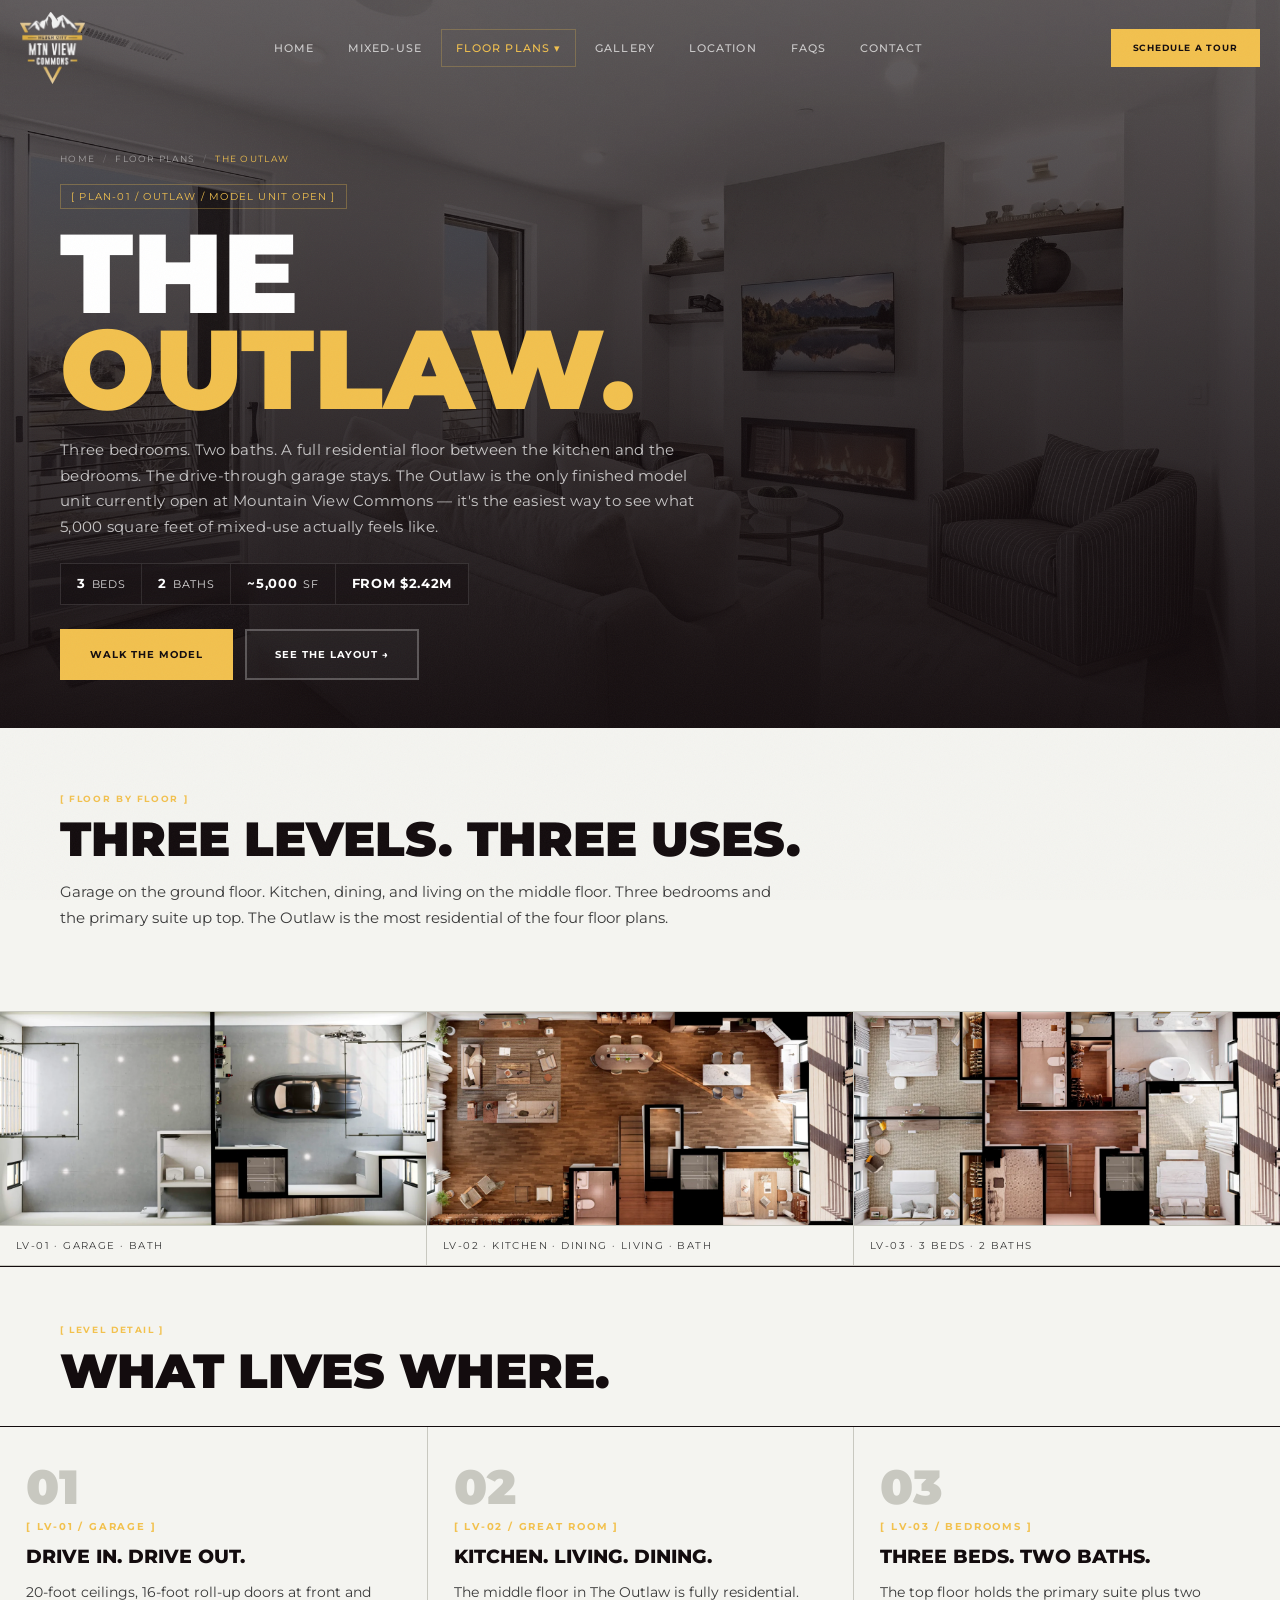
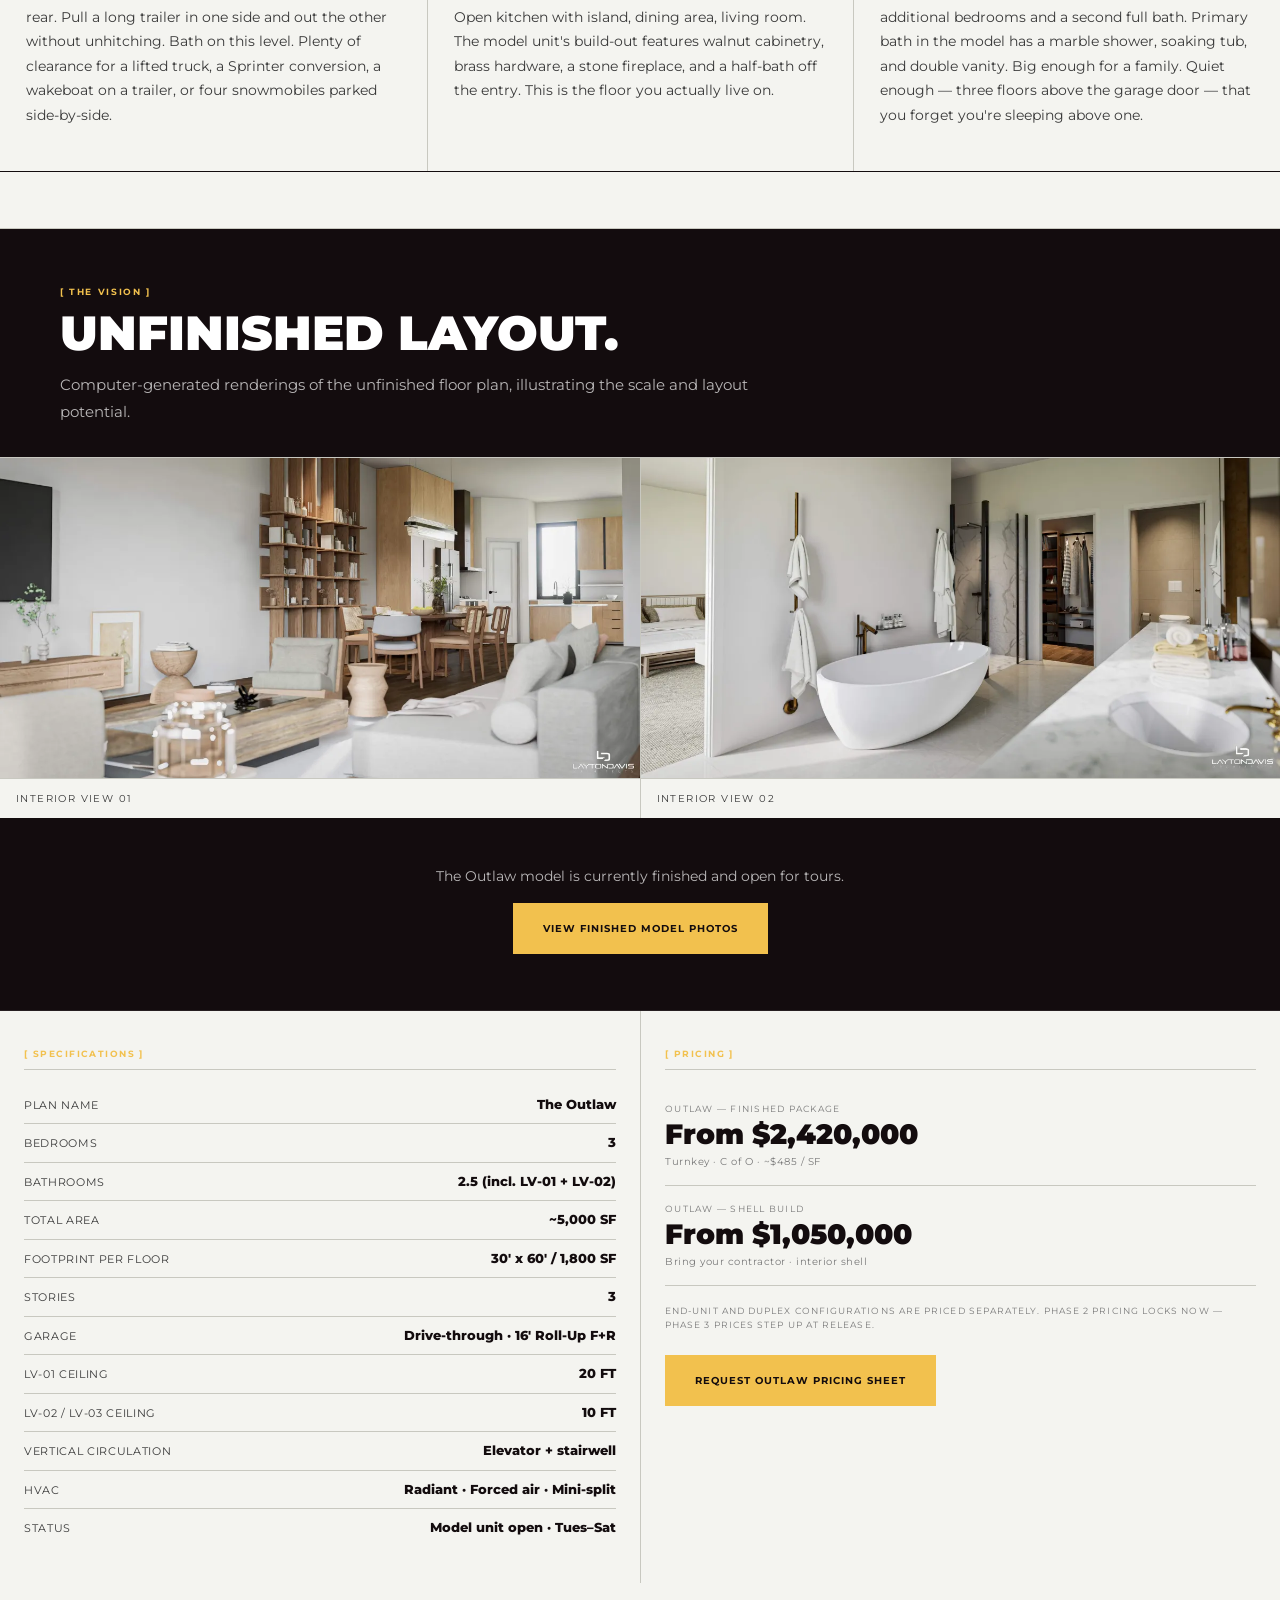
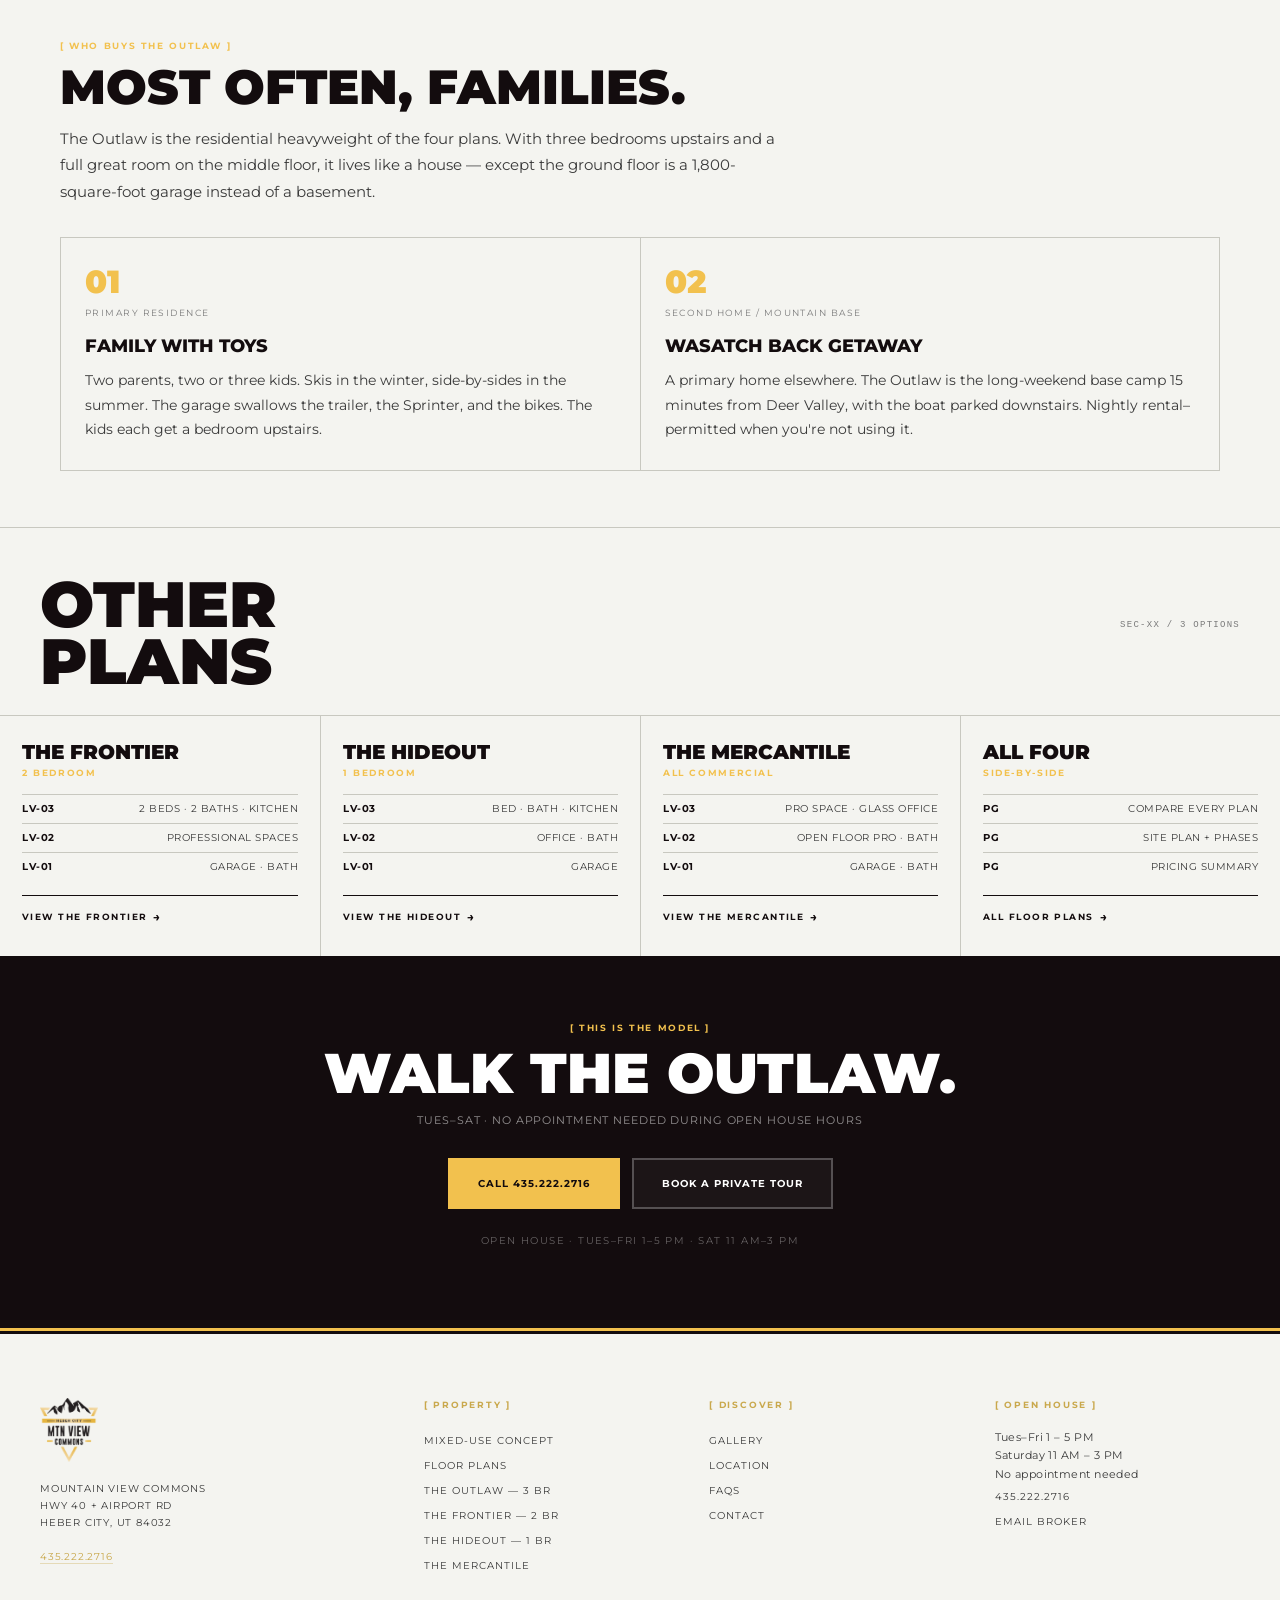
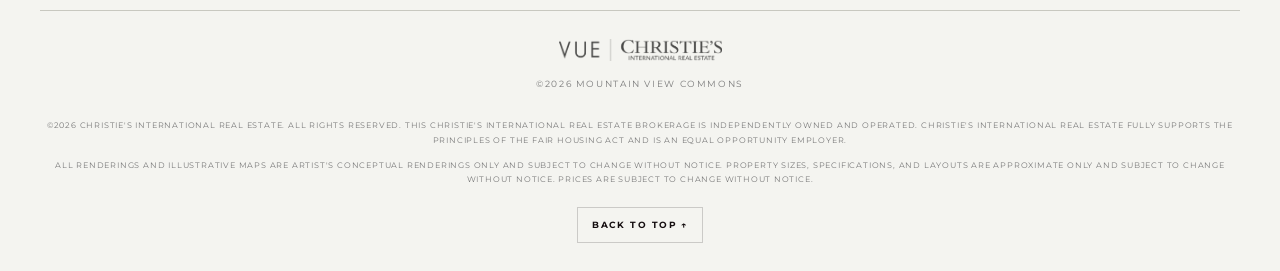
<file: floor-plans/the-outlaw/index.html>
<!DOCTYPE html>
<html lang="en">
<head>
    <!-- Google Tag Manager -->
    <script>(function(w,d,s,l,i){w[l]=w[l]||[];w[l].push({'gtm.start':
    new Date().getTime(),event:'gtm.js'});var f=d.getElementsByTagName(s)[0],
    j=d.createElement(s),dl=l!='dataLayer'?'&l='+l:'';j.async=true;j.src=
    'https://www.googletagmanager.com/gtm.js?id='+i+dl;f.parentNode.insertBefore(j,f);
    })(window,document,'script','dataLayer','GTM-5HZQ2M9S');</script>
    <!-- End Google Tag Manager -->
    <!-- Meta Pixel Code -->
    <script>
    !function(f,b,e,v,n,t,s)
    {if(f.fbq)return;n=f.fbq=function(){n.callMethod?
    n.callMethod.apply(n,arguments):n.queue.push(arguments)};
    if(!f._fbq)f._fbq=n;n.push=n;n.loaded=!0;n.version='2.0';
    n.queue=[];t=b.createElement(e);t.async=!0;
    t.src=v;s=b.getElementsByTagName(e)[0];
    s.parentNode.insertBefore(t,s)}(window, document,'script',
    'https://connect.facebook.net/en_US/fbevents.js');
    fbq('init', '4555300974712529');
    fbq('track', 'PageView');
    </script>
    <!-- End Meta Pixel Code -->
    <meta charset="UTF-8">
    <meta name="viewport" content="width=device-width, initial-scale=1.0">
    <meta name="theme-color" content="#130C0E">
    <meta name="theme-color" content="#130C0E" media="(prefers-color-scheme: dark)">
    <meta name="theme-color" content="#130C0E" media="(prefers-color-scheme: light)">
    <meta name="apple-mobile-web-app-capable" content="yes">
    <meta name="apple-mobile-web-app-status-bar-style" content="black">

    <!-- Favicons -->
    <link rel="icon" type="image/png" href="/assets/favicons/favicon-96x96.png" sizes="96x96">
    <link rel="icon" type="image/svg+xml" href="/assets/favicons/favicon.svg">
    <link rel="shortcut icon" href="/favicon.ico">
    <link rel="apple-touch-icon" sizes="180x180" href="/assets/favicons/apple-touch-icon.png">
    <meta name="apple-mobile-web-app-title" content="MVC">
    <link rel="manifest" href="/assets/favicons/site.webmanifest">

    <title>The Outlaw — 3 Bedroom Mixed-Use Floor Plan & Model Unit | Mountain View Commons</title>
    <meta name="description" content="The Outlaw is the finished 3-bedroom model unit at Mountain View Commons. ~5,000 sq ft across 3 floors with garage, full residential level, and primary suite. Open Tues–Sat in Heber City, UT. From $2.42M.">

    <link rel="canonical" href="https://www.mtnviewcommonsut.com/floor-plans/the-outlaw/">

    <meta property="og:type" content="product">
    <meta property="og:title" content="The Outlaw — 3 Bedroom Mixed-Use Floor Plan | Mountain View Commons">
    <meta property="og:description" content="The Outlaw is the finished 3-bedroom model unit at Mountain View Commons. Open for tours Tues–Sat in Heber City, UT.">
    <meta property="og:url" content="https://www.mtnviewcommonsut.com/floor-plans/the-outlaw/">
    <meta property="og:image" content="https://www.mtnviewcommonsut.com/assets/photos/DSC03807_with_fire.webp">
    <meta property="og:site_name" content="Mountain View Commons">

    <meta name="twitter:card" content="summary_large_image">
    <meta name="twitter:title" content="The Outlaw — 3 BR Mixed-Use Floor Plan | Mountain View Commons">
    <meta name="twitter:description" content="The 3-bedroom finished model unit at Mountain View Commons. Open Tues–Sat. From $2.42M.">
    <meta name="twitter:image" content="https://www.mtnviewcommonsut.com/assets/photos/DSC03807_with_fire.webp">

    <link rel="preconnect" href="https://fonts.googleapis.com">
    <link rel="preconnect" href="https://fonts.gstatic.com" crossorigin>
    <link href="https://fonts.googleapis.com/css2?family=Montserrat:ital,wght@0,100..900;1,100..900&display=swap" rel="stylesheet">

    <link rel="stylesheet" href="/assets/styles.css">

    <script type="application/ld+json">
    {
      "@context": "https://schema.org",
      "@type": "BreadcrumbList",
      "itemListElement": [
        { "@type": "ListItem", "position": 1, "name": "Home", "item": "https://www.mtnviewcommonsut.com/" },
        { "@type": "ListItem", "position": 2, "name": "Floor Plans", "item": "https://www.mtnviewcommonsut.com/floor-plans/" },
        { "@type": "ListItem", "position": 3, "name": "The Outlaw", "item": "https://www.mtnviewcommonsut.com/floor-plans/the-outlaw/" }
      ]
    }
    </script>
    <script type="application/ld+json">
    {
      "@context": "https://schema.org",
      "@type": "Product",
      "name": "The Outlaw — 3 Bedroom Mixed-Use Unit",
      "description": "Three-bedroom finished mixed-use unit at Mountain View Commons. ~5,000 sq ft across three floors with drive-through garage on level 1, full kitchen and living on level 2, and three bedrooms with two baths on level 3. Currently the model unit open for tours.",
      "image": [
        "https://www.mtnviewcommonsut.com/assets/photos/DSC03807_with_fire.webp",
        "https://www.mtnviewcommonsut.com/assets/photos/DSC03782-SharpenAI-Motion.webp",
        "https://www.mtnviewcommonsut.com/assets/photos/DSC03931.webp"
      ],
      "category": "Mixed-Use Real Estate",
      "brand": { "@type": "Brand", "name": "Mountain View Commons" },
      "offers": {
        "@type": "Offer",
        "url": "https://www.mtnviewcommonsut.com/floor-plans/the-outlaw/",
        "priceCurrency": "USD",
        "price": "2420000",
        "availability": "https://schema.org/InStock",
        "seller": { "@type": "RealEstateAgent", "name": "Christie's International Real Estate Park City" }
      }
    }
    </script>
</head>
<body>
<!-- Google Tag Manager (noscript) -->
<noscript><iframe src="https://www.googletagmanager.com/ns.html?id=GTM-5HZQ2M9S"
height="0" width="0" style="display:none;visibility:hidden"></iframe></noscript>
<!-- End Google Tag Manager (noscript) -->
<!-- Meta Pixel (noscript) -->
<noscript><img height="1" width="1" style="display:none"
src="https://www.facebook.com/tr?id=4555300974712529&ev=PageView&noscript=1"
/></noscript>
<!-- End Meta Pixel (noscript) -->

<a class="skip-link" href="#main">Skip to content</a>

<div class="navigation">
    <div class="nav-bar">
        <nav class="nav" aria-label="Primary">
            <a href="/" class="nav__logo" aria-label="Mountain View Commons — home"><img src="/assets/mvc-logo-white.png" alt="Mountain View Commons"></a>
            <ul class="nav__links">
                <li class="nav__item"><a class="nav__link" href="/">Home</a></li>
                <li class="nav__item"><a class="nav__link" href="/mixed-use/">Mixed-Use</a></li>
                <li class="nav__item">
                    <a class="nav__link" href="/floor-plans/" aria-current="page" aria-haspopup="true">Floor Plans ▾</a>
                    <ul class="nav__submenu" role="menu">
                        <li><a class="nav__sub-link" href="/floor-plans/the-outlaw/" role="menuitem"><strong>The Outlaw</strong>3 BR · Model unit open</a></li>
                        <li><a class="nav__sub-link" href="/floor-plans/the-frontier/" role="menuitem"><strong>The Frontier</strong>2 BR · Adventure / family</a></li>
                        <li><a class="nav__sub-link" href="/floor-plans/the-hideout/" role="menuitem"><strong>The Hideout</strong>1 BR · Crash pad / studio</a></li>
                        <li><a class="nav__sub-link" href="/floor-plans/the-mercantile/" role="menuitem"><strong>The Mercantile</strong>All commercial</a></li>
                    </ul>
                </li>
                <li class="nav__item"><a class="nav__link" href="/gallery/">Gallery</a></li>
                <li class="nav__item"><a class="nav__link" href="/location/">Location</a></li>
                <li class="nav__item"><a class="nav__link" href="/faqs/">FAQs</a></li>
                <li class="nav__item"><a class="nav__link" href="/contact/">Contact</a></li>
            </ul>
            <a href="tel:+14352222716" class="nav__cta btn btn--gold">Schedule a Tour</a>
            <button class="nav__toggle" type="button" aria-label="Open menu" aria-expanded="false" aria-controls="mobile-menu"><svg viewBox="0 0 24 24" fill="none" stroke="currentColor" stroke-width="2" stroke-linecap="round" stroke-linejoin="round" aria-hidden="true"><line x1="3" y1="6" x2="21" y2="6"/><line x1="3" y1="12" x2="21" y2="12"/><line x1="3" y1="18" x2="21" y2="18"/></svg></button>
        </nav>
    </div>
</div>

<aside class="mobile-menu" id="mobile-menu" aria-hidden="true">
    <div class="mobile-menu__head"><a href="/" class="nav__logo"><img src="/assets/mvc-logo-white.png" alt="Mountain View Commons" style="height:48px"></a><button class="mobile-menu__close" type="button" aria-label="Close menu"><svg viewBox="0 0 24 24" fill="none" stroke="currentColor" stroke-width="2" stroke-linecap="round" stroke-linejoin="round"><line x1="18" y1="6" x2="6" y2="18"/><line x1="6" y1="6" x2="18" y2="18"/></svg></button></div>
    <ul class="mobile-menu__list">
        <li><a class="mobile-menu__link" href="/">Home <span class="mobile-menu__hint">01</span></a></li>
        <li><a class="mobile-menu__link" href="/mixed-use/">Mixed-Use <span class="mobile-menu__hint">02</span></a></li>
        <li>
            <a class="mobile-menu__link" href="/floor-plans/" aria-current="page">Floor Plans <span class="mobile-menu__hint">03</span></a>
            <ul class="mobile-menu__sublist">
                <li><a class="mobile-menu__link" href="/floor-plans/the-outlaw/" aria-current="page">The Outlaw — 3 BR</a></li>
                <li><a class="mobile-menu__link" href="/floor-plans/the-frontier/">The Frontier — 2 BR</a></li>
                <li><a class="mobile-menu__link" href="/floor-plans/the-hideout/">The Hideout — 1 BR</a></li>
                <li><a class="mobile-menu__link" href="/floor-plans/the-mercantile/">The Mercantile — Commercial</a></li>
            </ul>
        </li>
        <li><a class="mobile-menu__link" href="/gallery/">Gallery <span class="mobile-menu__hint">04</span></a></li>
        <li><a class="mobile-menu__link" href="/location/">Location <span class="mobile-menu__hint">05</span></a></li>
        <li><a class="mobile-menu__link" href="/faqs/">FAQs <span class="mobile-menu__hint">06</span></a></li>
        <li><a class="mobile-menu__link" href="/contact/">Contact <span class="mobile-menu__hint">07</span></a></li>
    </ul>
    <div class="mobile-menu__foot"><a href="tel:+14352222716" class="btn btn--gold">Call 435.222.2716</a><a href="/contact/" class="btn btn--white">Schedule a Tour</a><p class="mobile-menu__contact">Open House · Tues–Fri 1–5 PM · Sat 11 AM–3 PM</p></div>
</aside>

<main id="main">

<section class="page-hero">
    <div class="page-hero__bg">
        <img src="/assets/photos/DSC03807_with_fire.webp" alt="The Outlaw model unit living room with stone fireplace and Wasatch range view" width="2048" height="1369" loading="eager" fetchpriority="high">
    </div>
    <div class="page-hero__inner">
        <nav class="breadcrumbs" aria-label="Breadcrumb">
            <a href="/">Home</a><span class="sep">/</span><a href="/floor-plans/">Floor Plans</a><span class="sep">/</span><span aria-current="page">The Outlaw</span>
        </nav>
        <div class="page-hero__id plan-hero__id">[ PLAN-01 / OUTLAW / MODEL UNIT OPEN ]</div>
        <h1 class="page-hero__title">The<br><span class="gold">Outlaw.</span></h1>
        <p class="page-hero__deck">
            Three bedrooms. Two baths. A full residential floor between the kitchen and the bedrooms. The drive-through garage stays. The Outlaw is the only finished model unit currently open at Mountain View Commons — it's the easiest way to see what 5,000 square feet of mixed-use actually feels like.
        </p>
        <div class="home-hero__meta" style="margin-bottom:24px">
            <span class="home-hero__meta-item"><strong>3</strong> BEDS</span>
            <span class="home-hero__meta-item"><strong>2</strong> BATHS</span>
            <span class="home-hero__meta-item"><strong>~5,000</strong> SF</span>
            <span class="home-hero__meta-item"><strong>FROM&nbsp;$2.42M</strong></span>
        </div>
        <div class="btn-row">
            <a href="/contact/" class="btn btn--gold">Walk the Model</a>
            <a href="#levels" class="btn btn--white">See the Layout →</a>
        </div>
    </div>
</section>

<!-- ================================================================
     RENDER STACK (3 levels)
     ================================================================ -->
<section style="background:var(--paper);padding-top:64px;border-bottom:1px solid var(--ink)" id="levels" aria-labelledby="levels-title">
    <div style="max-width:1200px;margin:0 auto;padding:0 20px 48px 20px;">
        <div class="section-block__head">
            <p class="section-block__eyebrow">[ Floor by Floor ]</p>
            <h2 class="section-block__title" id="levels-title">Three levels. Three uses.</h2>
            <p class="section-block__deck">Garage on the ground floor. Kitchen, dining, and living on the middle floor. Three bedrooms and the primary suite up top. The Outlaw is the most residential of the four floor plans.</p>
        </div>
    </div>
    <div class="render-stack" style="border-left:none;border-right:none;">
            <figure>
                <img src="/assets/renders/the-outlaw-floor-1-garage-floor-plan.webp" alt="The Outlaw 3-bedroom floor plan — level 1 drive-through garage with sports car, half bath, and stair core at Mountain View Commons in Heber City Utah" width="1200" height="600" loading="lazy" decoding="async">
                <figcaption>LV-01 · Garage · Bath</figcaption>
            </figure>
            <figure>
                <img src="/assets/renders/the-outlaw-floor-2-great-room-floor-plan.webp" alt="The Outlaw 3-bedroom floor plan — level 2 great room with open kitchen, dining, living room, half bath, and home office at Mountain View Commons" width="1200" height="600" loading="lazy" decoding="async">
                <figcaption>LV-02 · Kitchen · Dining · Living · Bath</figcaption>
            </figure>
            <figure>
                <img src="/assets/renders/the-outlaw-floor-3-bedrooms-floor-plan.webp" alt="The Outlaw 3-bedroom floor plan — level 3 primary suite with walk-in closet, two secondary bedrooms, and two full baths at Mountain View Commons" width="1200" height="600" loading="lazy" decoding="async">
                <figcaption>LV-03 · 3 Beds · 2 Baths</figcaption>
            </figure>
        </div>
</section>

<!-- ================================================================
     LEVEL DETAIL
     ================================================================ -->
<section class="bg-paper section-block" aria-labelledby="detail-title" style="padding-left:0;padding-right:0;">
    <div class="section-block__inner" style="padding-left:20px;padding-right:20px;">
        <div class="section-block__head">
            <p class="section-block__eyebrow">[ Level Detail ]</p>
            <h2 class="section-block__title" id="detail-title">What lives where.</h2>
        </div>
    </div>
    <div class="trio__grid" style="border-top:1px solid var(--ink);border-bottom:1px solid var(--ink)">
            <article class="trio__card">
                <div class="trio__idx">01</div>
                <p class="trio__key">[ LV-01 / GARAGE ]</p>
                <h3 class="trio__title">Drive in. Drive out.</h3>
                <p class="trio__body">20-foot ceilings, 16-foot roll-up doors at front and rear. Pull a long trailer in one side and out the other without unhitching. Bath on this level. Plenty of clearance for a lifted truck, a Sprinter conversion, a wakeboat on a trailer, or four snowmobiles parked side-by-side.</p>
            </article>
            <article class="trio__card">
                <div class="trio__idx">02</div>
                <p class="trio__key">[ LV-02 / GREAT ROOM ]</p>
                <h3 class="trio__title">Kitchen. Living. Dining.</h3>
                <p class="trio__body">The middle floor in The Outlaw is fully residential. Open kitchen with island, dining area, living room. The model unit's build-out features walnut cabinetry, brass hardware, a stone fireplace, and a half-bath off the entry. This is the floor you actually live on.</p>
            </article>
            <article class="trio__card">
                <div class="trio__idx">03</div>
                <p class="trio__key">[ LV-03 / BEDROOMS ]</p>
                <h3 class="trio__title">Three beds. Two baths.</h3>
                <p class="trio__body">The top floor holds the primary suite plus two additional bedrooms and a second full bath. Primary bath in the model has a marble shower, soaking tub, and double vanity. Big enough for a family. Quiet enough — three floors above the garage door — that you forget you're sleeping above one.</p>
            </article>
        </div>
</section>

<!-- ================================================================
     INTERIOR VISION (RENDERS)
     ================================================================ -->
<section class="bg-ink section-block" aria-labelledby="vision-title" style="padding-bottom:0;padding-left:0;padding-right:0;">
    <div class="section-block__inner" style="padding-left:20px;padding-right:20px;">
        <div class="section-block__head">
            <p class="section-block__eyebrow">[ The Vision ]</p>
            <h2 class="section-block__title" id="vision-title" style="color:#fff">Unfinished Layout.</h2>
            <p class="section-block__deck">Computer-generated renderings of the unfinished floor plan, illustrating the scale and layout potential.</p>
        </div>
    </div>
    <div class="render-stack" style="border-left:none;border-right:none;border-bottom:none;">
            <figure>
                <img src="/assets/renders/the-outlaw-interior-render-1.webp" alt="Computer generated rendering of The Outlaw unfinished interior floor plan showing the potential layout and volume of the space" width="1200" height="800" loading="lazy" decoding="async">
                <figcaption>Interior View 01</figcaption>
            </figure>
            <figure>
                <img src="/assets/renders/the-outlaw-interior-render-2.webp" alt="Another computer generated rendering of The Outlaw unfinished interior showing potential window placement and natural light" width="1200" height="800" loading="lazy" decoding="async">
                <figcaption>Interior View 02</figcaption>
            </figure>
        </div>
        <div class="section-block__inner" style="padding-top:48px;padding-bottom:56px;padding-left:20px;padding-right:20px;">
            <div style="margin-top: 0; text-align: center;">
                <p style="color: rgba(255,255,255,0.7); font-size: 14px; margin-bottom: 16px;">The Outlaw model is currently finished and open for tours.</p>
                <a href="/gallery/" class="btn btn--gold">View Finished Model Photos</a>
            </div>
        </div>
</section>

<!-- ================================================================
     SPECS + PRICING
     ================================================================ -->
<section class="two-col" aria-labelledby="specs-title">
    <h2 id="specs-title" style="position:absolute;left:-9999px">The Outlaw Specifications and Pricing</h2>
    <div class="two-col__grid">
        <div class="two-col__col reveal">
            <p class="two-col__label">[ Specifications ]</p>
            <div class="spec-row"><span class="spec-row__k">Plan name</span><span class="spec-row__v">The Outlaw</span></div>
            <div class="spec-row"><span class="spec-row__k">Bedrooms</span><span class="spec-row__v">3</span></div>
            <div class="spec-row"><span class="spec-row__k">Bathrooms</span><span class="spec-row__v">2.5 (incl. LV-01 + LV-02)</span></div>
            <div class="spec-row"><span class="spec-row__k">Total area</span><span class="spec-row__v">~5,000 SF</span></div>
            <div class="spec-row"><span class="spec-row__k">Footprint per floor</span><span class="spec-row__v">30' x 60' / 1,800 SF</span></div>
            <div class="spec-row"><span class="spec-row__k">Stories</span><span class="spec-row__v">3</span></div>
            <div class="spec-row"><span class="spec-row__k">Garage</span><span class="spec-row__v">Drive-through · 16' Roll-Up F+R</span></div>
            <div class="spec-row"><span class="spec-row__k">LV-01 ceiling</span><span class="spec-row__v">20 FT</span></div>
            <div class="spec-row"><span class="spec-row__k">LV-02 / LV-03 ceiling</span><span class="spec-row__v">10 FT</span></div>
            <div class="spec-row"><span class="spec-row__k">Vertical circulation</span><span class="spec-row__v">Elevator + stairwell</span></div>
            <div class="spec-row"><span class="spec-row__k">HVAC</span><span class="spec-row__v">Radiant · Forced air · Mini-split</span></div>
            <div class="spec-row"><span class="spec-row__k">Status</span><span class="spec-row__v">Model unit open · Tues–Sat</span></div>
        </div>
        <div class="two-col__col reveal reveal-delay-1">
            <p class="two-col__label">[ Pricing ]</p>
            <div class="pricing-row"><p class="pricing-row__type">Outlaw — Finished Package</p><p class="pricing-row__price">From $2,420,000</p><p class="pricing-row__note">Turnkey · C of O · ~$485 / SF</p></div>
            <div class="pricing-row"><p class="pricing-row__type">Outlaw — Shell Build</p><p class="pricing-row__price">From $1,050,000</p><p class="pricing-row__note">Bring your contractor · interior shell</p></div>
            <p class="t-mono-sm" style="margin-top:18px">End-unit and duplex configurations are priced separately. Phase 2 pricing locks now — Phase 3 prices step up at release.</p>
            <div style="margin-top:24px">
                <a class="btn btn--gold" href="/contact/">Request Outlaw Pricing Sheet</a>
            </div>
        </div>
    </div>
</section>

<!-- ================================================================
     WHO IT'S FOR
     ================================================================ -->
<section class="bg-paper section-block">
    <div class="section-block__inner">
        <div class="section-block__head">
            <p class="section-block__eyebrow">[ Who Buys The Outlaw ]</p>
            <h2 class="section-block__title">Most often, families.</h2>
            <p class="section-block__deck">The Outlaw is the residential heavyweight of the four plans. With three bedrooms upstairs and a full great room on the middle floor, it lives like a house — except the ground floor is a 1,800-square-foot garage instead of a basement.</p>
        </div>
        <div class="persona-grid">
            <article class="persona">
                <div class="persona__num">01</div>
                <p class="persona__tag">Primary residence</p>
                <h3 class="persona__name">Family with toys</h3>
                <p class="persona__body">Two parents, two or three kids. Skis in the winter, side-by-sides in the summer. The garage swallows the trailer, the Sprinter, and the bikes. The kids each get a bedroom upstairs.</p>
            </article>
            <article class="persona">
                <div class="persona__num">02</div>
                <p class="persona__tag">Second home / mountain base</p>
                <h3 class="persona__name">Wasatch Back getaway</h3>
                <p class="persona__body">A primary home elsewhere. The Outlaw is the long-weekend base camp 15 minutes from Deer Valley, with the boat parked downstairs. Nightly rental–permitted when you're not using it.</p>
            </article>
        </div>
    </div>
</section>

<!-- ================================================================
     OTHER PLANS
     ================================================================ -->
<section class="plans" aria-labelledby="other-title">
    <div class="section-head">
        <div class="section-head__inner">
            <h2 class="section-head__title" id="other-title">Other<br>Plans</h2>
            <samp class="section-head__ref">SEC-XX / 3 OPTIONS</samp>
        </div>
    </div>
    <div class="plans__grid">
        <article class="plan">
            <h3 class="plan__name">The Frontier</h3>
            <p class="plan__type">2 Bedroom</p>
            <ul class="plan__levels"><li><span class="plan__lv">LV-03</span><span class="plan__desc">2 Beds · 2 Baths · Kitchen</span></li><li><span class="plan__lv">LV-02</span><span class="plan__desc">Professional Spaces</span></li><li><span class="plan__lv">LV-01</span><span class="plan__desc">Garage · Bath</span></li></ul>
            <a class="plan__cta" href="/floor-plans/the-frontier/">View The Frontier</a>
        </article>
        <article class="plan">
            <h3 class="plan__name">The Hideout</h3>
            <p class="plan__type">1 Bedroom</p>
            <ul class="plan__levels"><li><span class="plan__lv">LV-03</span><span class="plan__desc">Bed · Bath · Kitchen</span></li><li><span class="plan__lv">LV-02</span><span class="plan__desc">Office · Bath</span></li><li><span class="plan__lv">LV-01</span><span class="plan__desc">Garage</span></li></ul>
            <a class="plan__cta" href="/floor-plans/the-hideout/">View The Hideout</a>
        </article>
        <article class="plan">
            <h3 class="plan__name">The Mercantile</h3>
            <p class="plan__type">All Commercial</p>
            <ul class="plan__levels"><li><span class="plan__lv">LV-03</span><span class="plan__desc">Pro Space · Glass Office</span></li><li><span class="plan__lv">LV-02</span><span class="plan__desc">Open Floor Pro · Bath</span></li><li><span class="plan__lv">LV-01</span><span class="plan__desc">Garage · Bath</span></li></ul>
            <a class="plan__cta" href="/floor-plans/the-mercantile/">View The Mercantile</a>
        </article>
        <article class="plan">
            <h3 class="plan__name">All Four</h3>
            <p class="plan__type">Side-by-Side</p>
            <ul class="plan__levels"><li><span class="plan__lv">PG</span><span class="plan__desc">Compare every plan</span></li><li><span class="plan__lv">PG</span><span class="plan__desc">Site plan + phases</span></li><li><span class="plan__lv">PG</span><span class="plan__desc">Pricing summary</span></li></ul>
            <a class="plan__cta" href="/floor-plans/">All Floor Plans</a>
        </article>
    </div>
</section>

<section class="cta-banner">
    <p class="cta-banner__label reveal">[ This Is the Model ]</p>
    <h2 class="cta-banner__title reveal">Walk The Outlaw.</h2>
    <p class="cta-banner__sub reveal">Tues–Sat · No appointment needed during open house hours</p>
    <div class="btn-row reveal" style="justify-content:center">
        <a href="tel:+14352222716" class="btn btn--gold">Call 435.222.2716</a>
        <a href="/contact/" class="btn btn--white">Book a Private Tour</a>
    </div>
    <p class="cta-banner__hours reveal">Open House · Tues–Fri 1–5 PM · Sat 11 AM–3 PM</p>
</section>

</main>

<footer class="footer">
    <div class="footer__grid">
        <div class="footer__brand"><img src="/assets/mvc-logo-dark.png" alt="Mountain View Commons"><p class="footer__addr">Mountain View Commons<br>Hwy 40 + Airport Rd<br>Heber City, UT 84032<br><br><a href="tel:+14352222716" style="color:var(--gold)">435.222.2716</a></p></div>
        <div><p class="footer__col-title">[ Property ]</p><ul class="footer__list"><li><a href="/mixed-use/">Mixed-Use Concept</a></li><li><a href="/floor-plans/">Floor Plans</a></li><li><a href="/floor-plans/the-outlaw/">The Outlaw — 3 BR</a></li><li><a href="/floor-plans/the-frontier/">The Frontier — 2 BR</a></li><li><a href="/floor-plans/the-hideout/">The Hideout — 1 BR</a></li><li><a href="/floor-plans/the-mercantile/">The Mercantile</a></li></ul></div>
        <div><p class="footer__col-title">[ Discover ]</p><ul class="footer__list"><li><a href="/gallery/">Gallery</a></li><li><a href="/location/">Location</a></li><li><a href="/faqs/">FAQs</a></li><li><a href="/contact/">Contact</a></li></ul></div>
        <div><p class="footer__col-title">[ Open House ]</p><ul class="footer__list"><li>Tues–Fri 1 – 5 PM</li><li>Saturday 11 AM – 3 PM</li><li>No appointment needed</li><li><a href="tel:+14352222716">435.222.2716</a></li><li><a href="mailto:jonathan.crosswhite@vuere.com">Email broker</a></li></ul></div>
    </div>
    <div class="footer__bottom"><img src="/assets/vue-dark.png" alt="VUE | Christie's International Real Estate" width="163" height="22" loading="lazy" decoding="async"><p class="footer__copy">©2026 Mountain View Commons</p></div>
    <div class="footer__legal"><p>©2026 Christie's International Real Estate. All rights reserved. This Christie's International Real Estate brokerage is independently owned and operated. Christie's International Real Estate fully supports the principles of the Fair Housing Act and is an Equal Opportunity Employer.</p><p>All renderings and illustrative maps are artist's conceptual renderings only and subject to change without notice. Property sizes, specifications, and layouts are approximate only and subject to change without notice. Prices are subject to change without notice.</p></div>
    <a class="footer__top-link" href="#" aria-label="Back to top">Back to top ↑</a>
</footer>

<script src="/assets/site.js"></script>
</body>
</html>
</file>
<file: assets/styles.css>
/* ================================================================
   MOUNTAIN VIEW COMMONS / SITE STYLES
   ================================================================ */

/* ----------------------------------------------------------------
   RESET / TOKENS
   ---------------------------------------------------------------- */
*, *::before, *::after { margin: 0; padding: 0; box-sizing: border-box; }
html { overflow-x: hidden; scroll-behavior: smooth; background-color: #130C0E; }

:root {
    --paper: #F4F4F0;
    --paper-mid: #EAEAE6;
    --ink: #130C0E;
    --ink-mid: #3A3A3A;
    --ink-light: #7A7A7A;
    --gold: #F2C14E;
    --gold-deep: #C9A84C;
    --rule: #1A1A2E;
    --rule-light: #C8C8C0;
    --shell: rgba(255,255,255,0.06);
}

body {
    font-family: 'Montserrat', sans-serif;
    background: var(--ink);
    color: var(--ink);
    font-size: 14px;
    line-height: 1.5;
    -webkit-font-smoothing: antialiased;
    text-rendering: optimizeLegibility;
}

main {
    background: var(--paper);
}

body::after {
    content: '';
    position: fixed;
    inset: 0;
    z-index: 9999;
    pointer-events: none;
    opacity: 0.035;
    background-image: url("data:image/svg+xml,%3Csvg viewBox='0 0 256 256' xmlns='http://www.w3.org/2000/svg'%3E%3Cfilter id='n'%3E%3CfeTurbulence type='fractalNoise' baseFrequency='0.9' numOctaves='4' stitchTiles='stitch'/%3E%3C/filter%3E%3Crect width='100%25' height='100%25' filter='url(%23n)'/%3E%3C/svg%3E");
    background-repeat: repeat;
    background-size: 256px 256px;
}

img { max-width: 100%; height: auto; display: block; }
a { color: inherit; text-decoration: none; }
button { font: inherit; }

::selection { background: var(--gold); color: var(--ink); }

/* ----------------------------------------------------------------
   TYPOGRAPHY
   ---------------------------------------------------------------- */
.t-mono {
    font-family: 'Montserrat', sans-serif;
    font-weight: 400;
    text-transform: uppercase;
    letter-spacing: 0.08em;
    font-size: 11px;
}
.t-mono-sm {
    font-family: 'Montserrat', sans-serif;
    font-weight: 400;
    text-transform: uppercase;
    letter-spacing: 0.12em;
    font-size: 9px;
    color: var(--ink-light);
}
.t-body {
    font-family: 'Montserrat', sans-serif;
    font-weight: 400;
    font-size: 14px;
    line-height: 1.7;
    letter-spacing: 0.02em;
}
.t-eyebrow {
    font-family: 'Montserrat', sans-serif;
    font-size: 10px;
    font-weight: 700;
    letter-spacing: 0.18em;
    text-transform: uppercase;
    color: var(--gold);
}
.gold { color: var(--gold); }

/* ----------------------------------------------------------------
   LAYOUT PRIMITIVES
   ---------------------------------------------------------------- */
.section-head {
    padding: 48px 20px 24px 20px;
    border-bottom: 1px solid var(--rule-light);
}
.section-head__inner {
    max-width: 1200px;
    margin: 0 auto;
    display: flex;
    justify-content: space-between;
    align-items: baseline;
    flex-wrap: wrap;
    gap: 8px;
}
.section-head__title {
    font-family: 'Montserrat', sans-serif;
    font-weight: 900;
    font-size: clamp(32px, 6vw, 64px);
    text-transform: uppercase;
    letter-spacing: 0;
    line-height: 0.9;
}
.section-head__ref {
    font-size: 9px;
    letter-spacing: 0.14em;
    color: var(--ink-light);
    text-transform: uppercase;
}

/* On dark sections (--ink background), invert head colors */
.section-head--dark { border-bottom-color: rgba(255,255,255,0.08); }
.section-head--dark .section-head__title { color: #fff; }
.section-head--dark .section-head__ref { color: rgba(255,255,255,0.35); }

/* ----------------------------------------------------------------
   BUTTONS
   ---------------------------------------------------------------- */
.btn {
    display: inline-flex;
    align-items: center;
    justify-content: center;
    gap: 8px;
    font-family: 'Montserrat', sans-serif;
    font-size: 10px;
    font-weight: 700;
    letter-spacing: 0.1em;
    text-transform: uppercase;
    padding: 16px 28px;
    border: 2px solid var(--ink);
    cursor: pointer;
    transition: transform 0.4s cubic-bezier(0.16, 1, 0.3, 1),
                filter 0.4s cubic-bezier(0.16, 1, 0.3, 1),
                background 0.3s cubic-bezier(0.16, 1, 0.3, 1),
                border-color 0.3s cubic-bezier(0.16, 1, 0.3, 1),
                color 0.3s cubic-bezier(0.16, 1, 0.3, 1);
    white-space: nowrap;
    background: transparent;
    color: var(--ink);
    text-decoration: none;
}

.btn--gold { background: var(--gold); color: var(--ink); border-color: var(--gold); }
.btn--gold:hover { filter: brightness(1.08); transform: scale(1.02); }
.btn--gold:active { filter: brightness(0.95); transform: scale(0.98); }

.btn--white {
    background: rgba(255,255,255,0.04);
    color: #fff;
    border-color: rgba(255,255,255,0.25);
    -webkit-backdrop-filter: blur(12px);
    backdrop-filter: blur(12px);
}
.btn--white:hover { border-color: rgba(255,255,255,0.7); background: rgba(255,255,255,0.1); }

.btn--ghost { background: transparent; color: var(--ink); border-color: var(--ink); }
.btn--ghost:hover { background: var(--ink); color: var(--paper); }

.btn__icon { width: 14px; height: 14px; flex-shrink: 0; transition: transform 0.4s cubic-bezier(0.16, 1, 0.3, 1); }
.btn:hover .btn__icon { transform: scale(1.15) rotate(-8deg); }

.btn-row { display: flex; gap: 12px; flex-wrap: wrap; }
@media (max-width: 640px) {
    .btn-row { flex-direction: column; }
    .btn-row .btn { width: 100%; min-height: 52px; }
}

/* ----------------------------------------------------------------
   NAVIGATION (multi-page, two-layer pattern)
   ---------------------------------------------------------------- */
.navigation {
    position: fixed;
    top: 0; left: 0; right: 0;
    z-index: 50;
}

.navigation::after {
    content: '';
    position: absolute;
    left: 0;
    right: 0;
    bottom: 0;
    height: 3px;
    background: var(--gold);
    opacity: 0;
    pointer-events: none;
    transform: scaleX(var(--scroll-progress, 0));
    transform-origin: left center;
    transition: opacity 0.3s ease;
    z-index: 2;
}
.navigation.is-scrolled::after {
    opacity: 1;
}

.nav-bar {
    position: relative;
    width: 100%;
    background: transparent;
    border-bottom: 1px solid transparent;
    transition: background 0.5s cubic-bezier(0.16, 1, 0.3, 1),
                border-color 0.5s cubic-bezier(0.16, 1, 0.3, 1);
}
.nav-bar.scrolled {
    background: var(--ink);
    border-bottom-color: rgba(201, 168, 76, 0.22);
}

/* Mobile Safari fix (≤520px):
   Keep the working BHI-style structure, but use the MVC dark nav color.
   Avoid scroll-time theme-color mutation and hidden fixed overlays. */
@media (max-width: 520px) {
    body::after {
        display: none;
    }

    body > main {
        margin-top: -81px;
    }

    .navigation {
        position: sticky;
        top: 0;
        left: auto;
        right: auto;
        width: 100%;
        z-index: 999;
        background: transparent;
        -webkit-transform: translate3d(0, 0, 0);
        transform: translate3d(0, 0, 0);
        -webkit-backface-visibility: hidden;
        backface-visibility: hidden;
    }

    .navigation.is-scrolled {
        background: var(--ink);
    }

    .nav-bar {
        background: transparent;
        border-bottom-color: transparent;
    }

    .nav-bar.scrolled {
        background: var(--ink);
        border-bottom-color: rgba(201, 168, 76, 0.22);
    }

    .nav__toggle {
        color: #fff;
        border-color: rgba(255,255,255,0.18);
    }
}

.nav {
    display: flex;
    align-items: center;
    justify-content: space-between;
    padding: 12px 20px;
    max-width: 1280px;
    margin: 0 auto;
    gap: 24px;
}

.nav__logo { display: inline-flex; flex-shrink: 0; }
.nav__logo img {
    height: 56px;
    width: auto;
    opacity: 0.92;
    transition: transform 0.5s cubic-bezier(0.16, 1, 0.3, 1), opacity 0.5s cubic-bezier(0.16, 1, 0.3, 1);
    transform-origin: left center;
}
@media (min-width: 1024px) {
    .nav__logo img {
        height: 72px;
    }
}
.nav-bar.scrolled .nav__logo img { transform: scale(0.78); opacity: 0.85; }

.nav__links {
    display: none;
    gap: 4px;
    align-items: center;
    list-style: none;
    flex: 1;
    justify-content: center;
}
@media (min-width: 1024px) {
    .nav__links { display: flex; }
}

.nav__link {
    display: inline-flex;
    align-items: center;
    gap: 4px;
    font-family: 'Montserrat', sans-serif;
    font-size: 11px;
    font-weight: 500;
    letter-spacing: 0.1em;
    text-transform: uppercase;
    color: rgba(255,255,255,0.7);
    padding: 10px 14px;
    border: 1px solid transparent;
    transition: color 0.3s ease, border-color 0.3s ease, background 0.3s ease;
    cursor: pointer;
    background: transparent;
}
.nav__link:hover { color: #fff; border-color: rgba(255,255,255,0.15); }
.nav__link[aria-current="page"] { color: var(--gold); border-color: rgba(242,193,78,0.25); }
.nav__link[aria-expanded="true"] { color: #fff; border-color: rgba(255,255,255,0.2); }

.nav__cta {
    display: none;
    flex-shrink: 0;
}
@media (min-width: 768px) {
    .nav__cta { display: inline-flex; padding: 10px 20px; font-size: 9px; }
}

.nav__toggle {
    display: inline-flex;
    align-items: center;
    justify-content: center;
    width: 44px;
    height: 44px;
    background: transparent;
    border: 1px solid rgba(255,255,255,0.18);
    color: #fff;
    cursor: pointer;
    transition: border-color 0.3s ease, background 0.3s ease;
}
.nav__toggle:hover { border-color: rgba(255,255,255,0.5); }
.nav__toggle svg { width: 18px; height: 18px; }
@media (min-width: 1024px) { .nav__toggle { display: none; } }

/* Submenu */
.nav__submenu {
    position: absolute;
    top: calc(100% - 1px);
    left: 50%;
    transform: translateX(-50%) translateY(-6px);
    background: var(--ink);
    border: 1px solid rgba(255,255,255,0.1);
    min-width: 280px;
    padding: 8px;
    opacity: 0;
    pointer-events: none;
    transition: opacity 0.25s ease, transform 0.25s ease;
    z-index: 60;
    list-style: none;
}
.nav__item { position: relative; }
.nav__item:hover .nav__submenu,
.nav__submenu:hover { opacity: 1; pointer-events: auto; transform: translateX(-50%) translateY(0); }

.nav__sub-link {
    display: block;
    padding: 12px 16px;
    font-family: 'Montserrat', sans-serif;
    font-size: 11px;
    letter-spacing: 0.06em;
    color: rgba(255,255,255,0.75);
    border: 1px solid transparent;
    transition: color 0.2s ease, background 0.2s ease, border-color 0.2s ease;
}
.nav__sub-link strong { display: block; color: #fff; font-weight: 700; letter-spacing: 0.02em; font-size: 12px; margin-bottom: 2px; }
.nav__sub-link:hover { background: rgba(242,193,78,0.06); border-color: rgba(242,193,78,0.2); color: #fff; }

/* Mobile menu drawer */
.mobile-menu {
    position: fixed;
    inset: 0;
    z-index: 1000;
    background: var(--ink);
    transform: translateY(0);
    transition: transform 0.5s cubic-bezier(0.85, 0, 0.15, 1);
    display: none;
    flex-direction: column;
    padding: max(env(safe-area-inset-top, 16px), 16px) 20px 32px 20px;
    overflow-y: auto;
}
.mobile-menu.open { display: flex; }
.mobile-menu__head {
    display: flex;
    justify-content: space-between;
    align-items: center;
    padding-bottom: 24px;
    border-bottom: 1px solid rgba(255,255,255,0.08);
}
.mobile-menu__close {
    width: 44px; height: 44px;
    display: inline-flex; align-items: center; justify-content: center;
    background: transparent;
    border: 1px solid rgba(255,255,255,0.18);
    color: #fff;
    cursor: pointer;
}
.mobile-menu__close svg { width: 18px; height: 18px; }
.mobile-menu__list {
    list-style: none;
    margin-top: 12px;
}
.mobile-menu__list li { border-bottom: 1px solid rgba(255,255,255,0.06); }
.mobile-menu__link {
    display: flex;
    justify-content: space-between;
    align-items: center;
    padding: 18px 4px;
    font-family: 'Montserrat', sans-serif;
    font-weight: 800;
    font-size: 22px;
    text-transform: uppercase;
    letter-spacing: 0;
    color: #fff;
}
.mobile-menu__link[aria-current="page"] { color: var(--gold); }
.mobile-menu__link span.mobile-menu__hint {
    font-family: 'Montserrat', sans-serif;
    font-size: 9px;
    letter-spacing: 0.12em;
    color: rgba(255,255,255,0.35);
    font-weight: 400;
}
.mobile-menu__sublist {
    list-style: none;
    margin: 0 0 12px 0;
    padding: 0 0 0 12px;
    border-left: 1px solid rgba(255,255,255,0.08);
}
.mobile-menu__sublist .mobile-menu__link {
    font-size: 14px;
    padding: 12px 4px;
    color: rgba(255,255,255,0.75);
    text-transform: none;
    letter-spacing: 0.02em;
    font-weight: 600;
}
.mobile-menu__foot {
    margin-top: auto;
    padding-top: 24px;
    display: grid;
    gap: 8px;
}
.mobile-menu__foot .btn { width: 100%; min-height: 52px; }
.mobile-menu__contact {
    margin-top: 16px;
    padding-top: 16px;
    border-top: 1px solid rgba(255,255,255,0.08);
    font-size: 10px;
    letter-spacing: 0.12em;
    color: rgba(255,255,255,0.45);
    text-transform: uppercase;
    line-height: 1.8;
}

body.menu-open { overflow: hidden; }
body.menu-open .nav__toggle { visibility: hidden; }

/* ----------------------------------------------------------------
   PAGE HERO (smaller than home hero)
   ---------------------------------------------------------------- */
.page-hero {
    position: relative;
    min-height: 60vh;
    padding-top: 96px;
    background: var(--ink);
    overflow: hidden;
    color: #fff;
    display: flex;
    align-items: flex-end;
}
@media (min-width: 768px) {
    .page-hero { min-height: 70vh; padding-top: 120px; }
}

.page-hero__bg { position: absolute; inset: 0; z-index: 1; }
.page-hero__bg img {
    width: 100%; height: 100%; object-fit: cover;
    opacity: 0.45;
    filter: grayscale(50%) contrast(1.05) brightness(1.05);
}
.page-hero__bg::after {
    content: '';
    position: absolute; inset: 0;
    background: linear-gradient(to top,
        rgba(19,12,14,0.95) 0%,
        rgba(19,12,14,0.55) 55%,
        rgba(19,12,14,0.25) 100%);
}

.page-hero__inner {
    position: relative;
    z-index: 3;
    width: 100%;
    max-width: 1200px;
    margin: 0 auto;
    padding: 32px 20px 48px 20px;
}

.breadcrumbs {
    display: flex;
    flex-wrap: wrap;
    gap: 8px;
    align-items: center;
    margin-bottom: 18px;
    font-family: 'Montserrat', sans-serif;
    font-size: 9px;
    letter-spacing: 0.14em;
    text-transform: uppercase;
    color: rgba(255,255,255,0.5);
}
.breadcrumbs a:hover { color: var(--gold); }
.breadcrumbs span[aria-current] { color: var(--gold); }
.breadcrumbs .sep { color: rgba(255,255,255,0.2); }

.page-hero__id {
    display: inline-block;
    border: 1px solid rgba(255,255,255,0.2);
    padding: 4px 10px;
    margin-bottom: 16px;
    font-family: 'Montserrat', sans-serif;
    font-size: 10px;
    letter-spacing: 0.12em;
    color: rgba(255,255,255,0.5);
    text-transform: uppercase;
}

.page-hero__title {
    font-family: 'Montserrat', sans-serif;
    font-weight: 900;
    font-size: clamp(44px, 9vw, 112px);
    text-transform: uppercase;
    letter-spacing: 0;
    line-height: 0.86;
    color: #fff;
    margin-bottom: 20px;
}
.page-hero__title .gold { color: var(--gold); }

.page-hero__deck {
    max-width: 640px;
    font-size: 15px;
    line-height: 1.7;
    color: rgba(255,255,255,0.75);
    letter-spacing: 0.02em;
    margin-bottom: 24px;
}

/* ----------------------------------------------------------------
   HOMEPAGE HERO (full-bleed)
   ---------------------------------------------------------------- */
.home-hero {
    position: relative;
    min-height: 100dvh;
    display: flex;
    flex-direction: column;
    overflow: hidden;
    background: var(--ink);
}
.home-hero__bg { position: absolute; inset: 0; z-index: 1; }

@keyframes hero-drift {
    0%   { transform: scale(1.05) translate(0, 0); }
    50%  { transform: scale(1.08) translate(-0.5%, -0.3%); }
    100% { transform: scale(1.05) translate(0, 0); }
}

.home-hero__video {
    position: absolute;
    inset: 0;
    width: 100%; height: 100%;
    object-fit: cover;
    display: block;
    opacity: 0.5;
    filter: grayscale(60%) contrast(1.05) brightness(1.1);
}
.home-hero__bg::after {
    content: '';
    position: absolute; inset: 0;
    background: linear-gradient(to top,
        rgba(19,12,14,0.92) 0%,
        rgba(19,12,14,0.5) 45%,
        rgba(19,12,14,0.25) 100%);
}

.home-hero__content {
    position: relative;
    z-index: 3;
    padding: 32px 20px 48px 20px;
    max-width: 1200px;
    margin: 0 auto;
    width: 100%;
    flex: 1;
    display: flex;
    flex-direction: column;
}
@media (min-width: 768px) {
    .home-hero__content { padding: 40px 32px 64px 32px; }
}

.home-hero__lockup {
    margin-top: auto;
    width: 100%;
    container-type: inline-size;
}

.home-hero__id {
    margin-bottom: 24px;
    margin-left: -0.04em;
    font-family: 'Montserrat', sans-serif;
    font-size: 11px;
    font-weight: 500;
    letter-spacing: 0.2em;
    color: rgba(255,255,255,0.62);
    text-transform: uppercase;
    line-height: 1.6;
}
.home-hero__id-sep {
    color: rgba(201, 168, 76, 0.85);
    margin: 0 14px;
    font-weight: 400;
    font-size: 1.5em;
    line-height: 0;
    vertical-align: middle;
}
.home-hero__id-item--m { display: none; }
@media (max-width: 600px) {
    .home-hero__id { font-size: 9.5px; letter-spacing: 0.14em; }
    .home-hero__id-sep { margin: 0 8px; }
    .home-hero__id-item--d { display: none; }
    .home-hero__id-item--m { display: inline; }
}
@media (max-width: 380px) {
    .home-hero__id { font-size: 8.5px; letter-spacing: 0.1em; }
    .home-hero__id-sep { margin: 0 6px; }
}

.home-hero__title {
    font-family: 'Montserrat', sans-serif;
    font-weight: 900;
    font-size: clamp(26px, 9.8cqw, 130px);
    text-transform: uppercase;
    letter-spacing: 0;
    line-height: 1;
    color: #fff;
    margin: 0;
    margin-left: -0.08em;
    white-space: nowrap;
}
.home-hero__title .gold-line { color: var(--gold); }
.home-hero__sep {
    display: inline-block;
    color: rgba(255,255,255,0.28);
    font-weight: 300;
    margin: 0 0.18em;
    transform: translateY(-0.04em);
}

.home-hero__deck {
    max-width: 540px;
    font-size: 15px;
    line-height: 1.7;
    color: rgba(255,255,255,0.78);
    letter-spacing: 0.02em;
    margin-bottom: 24px;
}

.home-hero__meta {
    display: flex;
    margin-bottom: 24px;
    background: rgba(19, 12, 14, 0.45);
    border: 1px solid rgba(255,255,255,0.12);
    overflow: hidden;
    width: fit-content;
    -webkit-backdrop-filter: blur(10px);
    backdrop-filter: blur(10px);
}
.home-hero__meta-item {
    font-family: 'Montserrat', sans-serif;
    font-size: 11px;
    letter-spacing: 0.06em;
    text-transform: uppercase;
    color: rgba(255,255,255,0.85);
    padding: 10px 16px;
    display: flex;
    align-items: center;
    gap: 6px;
    white-space: nowrap;
}
.home-hero__meta-item + .home-hero__meta-item { border-left: 1px solid rgba(255,255,255,0.1); }
.home-hero__meta-item strong { color: #fff; font-weight: 700; font-size: 13px; }
@media (max-width: 767px) {
    .home-hero__meta { display: grid; grid-template-columns: 1fr 1fr; width: 100%; }
    .home-hero__meta-item { font-size: 11px; padding: 10px 12px; justify-content: center; }
    .home-hero__meta-item + .home-hero__meta-item { border-left: none; }
    .home-hero__meta-item:nth-child(odd) { border-right: 1px solid rgba(255,255,255,0.1); }
    .home-hero__meta-item:nth-child(n+3) { border-top: 1px solid rgba(255,255,255,0.1); }
}

/* Hero — mobile layout overrides (must come after base hero rules to win cascade) */
.home-hero__cta { display: none; }
@media (max-width: 600px) {
    .home-hero {
        min-height: 100dvh;
        aspect-ratio: auto;
    }
    .home-hero__bg::after {
        background: linear-gradient(to bottom,
            rgba(19,12,14,0.78) 0%,
            transparent 28%,
            transparent 55%,
            rgba(19,12,14,0.92) 100%);
    }
    .home-hero__video { opacity: 1 !important; filter: grayscale(50%) brightness(0.92) !important; }
    .home-hero__cta { display: flex; margin-top: 28px; }
    .home-hero__cta .btn { width: 100%; min-height: 52px; }
}

/* Hero scroll indicator */
.home-hero__scroll {
    position: absolute;
    right: 20px;
    bottom: 24px;
    z-index: 4;
    display: flex;
    flex-direction: column;
    align-items: center;
    gap: 14px;
    color: rgba(255,255,255,0.55);
    text-decoration: none;
    transition: opacity 0.5s ease, color 0.2s ease, transform 0.2s ease;
}
.home-hero__scroll:hover,
.home-hero__scroll:focus-visible {
    color: var(--gold);
    outline: none;
}
.home-hero__scroll-label {
    font-family: 'Montserrat', sans-serif;
    font-size: 10px;
    letter-spacing: 0.22em;
    text-transform: uppercase;
    font-weight: 500;
}
.home-hero__scroll-line {
    position: relative;
    width: 1px;
    height: 48px;
    background: rgba(255,255,255,0.18);
    overflow: hidden;
}
.home-hero__scroll-line::after {
    content: '';
    position: absolute;
    top: -14px;
    left: 0;
    width: 100%;
    height: 14px;
    background: linear-gradient(to bottom, transparent, currentColor);
    animation: scroll-trace 2s cubic-bezier(0.5, 0, 0.5, 1) infinite;
}
@keyframes scroll-trace {
    0%   { transform: translateY(0); opacity: 0; }
    20%  { opacity: 1; }
    80%  { opacity: 1; }
    100% { transform: translateY(62px); opacity: 0; }
}
@media (min-width: 768px) {
    .home-hero__scroll { right: 32px; bottom: 32px; gap: 16px; }
    .home-hero__scroll-line { height: 56px; }
    @keyframes scroll-trace {
        0%   { transform: translateY(0); opacity: 0; }
        20%  { opacity: 1; }
        80%  { opacity: 1; }
        100% { transform: translateY(70px); opacity: 0; }
    }
}
:root.nav-scrolled .home-hero__scroll {
    opacity: 0;
    pointer-events: none;
    transform: translateY(8px);
}

/* ----------------------------------------------------------------
   DATA STRIP (4-up cells with hover)
   ---------------------------------------------------------------- */
.data-strip {
    border-top: 1px solid var(--ink);
    border-bottom: 1px solid var(--ink);
    background: var(--paper);
}
.data-strip__inner {
    display: grid;
    grid-template-columns: 1fr 1fr;
}
.data-strip__cell {
    background: var(--paper);
    padding: 22px 18px;
    transition: background 0.5s cubic-bezier(0.16, 1, 0.3, 1);
}
@media (max-width: 639px) {
    .data-strip__cell {
        border-top: 1px solid var(--rule-light);
        border-left: 1px solid var(--rule-light);
    }
    .data-strip__cell:nth-child(-n+2) { border-top: none; }
    .data-strip__cell:nth-child(odd) { border-left: none; }
}
@media (min-width: 640px) {
    .data-strip__inner { grid-template-columns: repeat(4, 1fr); }
    .data-strip__cell { border-left: 1px solid var(--rule-light); }
    .data-strip__cell:first-child { border-left: none; }
}
.data-strip__cell:hover { background: var(--paper-mid); }

.data-strip__label {
    font-size: 9px;
    letter-spacing: 0.14em;
    color: var(--ink-light);
    text-transform: uppercase;
    margin-bottom: 4px;
}
.data-strip__value {
    font-family: 'Montserrat', sans-serif;
    font-weight: 900;
    font-size: 24px;
    letter-spacing: 0;
    color: var(--ink);
    line-height: 1;
}
.data-strip__value .unit {
    font-size: 12px;
    font-weight: 400;
    letter-spacing: 0.05em;
    color: var(--ink-light);
}

/* ----------------------------------------------------------------
   TRIO GRID (3-card pattern from LP-FLY)
   ---------------------------------------------------------------- */
.trio { padding: 0; }
.trio__grid {
    display: grid;
    grid-template-columns: 1fr;
    background: var(--paper);
    border-bottom: 1px solid var(--ink);
}
@media (min-width: 768px) {
    .trio__grid { grid-template-columns: repeat(3, 1fr); }
}
.trio__card {
    background: var(--paper);
    padding: 36px 26px 44px 26px;
    border-top: 1px solid var(--rule-light);
    transition: background 0.5s cubic-bezier(0.16, 1, 0.3, 1);
}
.trio__card:first-child { border-top: none; }
@media (min-width: 768px) {
    .trio__card { border-top: none; border-left: 1px solid var(--rule-light); }
    .trio__card:first-child { border-left: none; }
    .trio__card:hover { background: var(--paper-mid); }
}
.trio__idx {
    font-family: 'Montserrat', sans-serif;
    font-weight: 900;
    font-size: 48px;
    letter-spacing: 0;
    line-height: 1;
    color: var(--rule-light);
    margin-bottom: 8px;
}
.trio__key {
    font-family: 'Montserrat', sans-serif;
    font-size: 10px;
    font-weight: 700;
    letter-spacing: 0.18em;
    text-transform: uppercase;
    color: var(--gold);
    margin-bottom: 12px;
}
.trio__title {
    font-family: 'Montserrat', sans-serif;
    font-weight: 800;
    font-size: 19px;
    text-transform: uppercase;
    letter-spacing: 0;
    line-height: 1.15;
    margin-bottom: 12px;
}
.trio__body { font-size: 14px; line-height: 1.75; color: var(--ink-mid); }

/* ----------------------------------------------------------------
   TWO-COL (specs/pricing/location)
   ---------------------------------------------------------------- */
.two-col { border-bottom: 1px solid var(--ink); }
.two-col__grid { display: grid; grid-template-columns: 1fr; background: var(--paper); }
.two-col__col {
    background: var(--paper);
    padding: 36px 24px;
    border-top: 1px solid var(--rule-light);
}
.two-col__col:first-child { border-top: none; }
@media (min-width: 768px) {
    .two-col__grid { grid-template-columns: 1fr 1fr; }
    .two-col__col { border-top: none; border-left: 1px solid var(--rule-light); }
    .two-col__col:first-child { border-left: none; }
}
.two-col__label {
    font-size: 9px;
    font-weight: 700;
    letter-spacing: 0.16em;
    text-transform: uppercase;
    color: var(--gold);
    margin-bottom: 16px;
    padding-bottom: 8px;
    border-bottom: 1px solid var(--rule-light);
}
.two-col__title {
    font-family: 'Montserrat', sans-serif;
    font-weight: 900;
    font-size: clamp(22px, 3vw, 32px);
    text-transform: uppercase;
    letter-spacing: 0;
    line-height: 1;
    margin-bottom: 16px;
}
.two-col__body {
    font-size: 14px;
    line-height: 1.75;
    color: var(--ink-mid);
    margin-bottom: 20px;
}
.two-col__body p + p { margin-top: 12px; }

/* ----------------------------------------------------------------
   SPEC + PRICING ROWS
   ---------------------------------------------------------------- */
.spec-row {
    display: flex;
    justify-content: space-between;
    align-items: baseline;
    gap: 12px;
    padding: 9px 0;
    border-bottom: 1px solid var(--rule-light);
}
.spec-row:last-child { border-bottom: none; }
.spec-row__k {
    font-size: 11px;
    color: var(--ink-mid);
    letter-spacing: 0.06em;
    text-transform: uppercase;
}
.spec-row__v {
    font-family: 'Montserrat', sans-serif;
    font-weight: 800;
    font-size: 13px;
    letter-spacing: 0;
    text-align: right;
}

.pricing-row { padding: 16px 0; border-bottom: 1px solid var(--rule-light); }
.pricing-row:last-child { border-bottom: none; }
.pricing-row__type {
    font-size: 9px;
    letter-spacing: 0.14em;
    color: var(--ink-light);
    text-transform: uppercase;
    margin-bottom: 4px;
}
.pricing-row__price {
    font-family: 'Montserrat', sans-serif;
    font-weight: 900;
    font-size: 28px;
    letter-spacing: 0;
    line-height: 1.1;
}
.pricing-row__note {
    font-size: 10px;
    color: var(--ink-light);
    letter-spacing: 0.05em;
    margin-top: 4px;
}

/* Distance / market row */
.dist-row {
    display: flex;
    justify-content: space-between;
    align-items: baseline;
    padding: 9px 0;
    border-bottom: 1px solid var(--rule-light);
    font-size: 11px;
    gap: 12px;
}
.dist-row:last-child { border-bottom: none; }
.dist-row__place { color: var(--ink-mid); letter-spacing: 0.05em; text-transform: uppercase; }
.dist-row__time {
    font-family: 'Montserrat', sans-serif;
    font-weight: 800;
    font-size: 13px;
    letter-spacing: 0;
    flex-shrink: 0;
}

.market-item {
    padding: 11px 0 11px 18px;
    border-bottom: 1px solid var(--rule-light);
    font-size: 11px;
    line-height: 1.65;
    color: var(--ink-mid);
    letter-spacing: 0.03em;
    position: relative;
}
.market-item:last-child { border-bottom: none; }
.market-item::before {
    content: '///';
    position: absolute;
    left: 0; top: 11px;
    font-size: 8px;
    color: var(--gold);
    letter-spacing: 0;
}

/* ----------------------------------------------------------------
   PLAN CARDS (4-up)
   ---------------------------------------------------------------- */
.plans { border-bottom: 1px solid var(--ink); }
.plans__grid { display: grid; grid-template-columns: 1fr; background: var(--paper); }
.plan {
    background: var(--paper);
    padding: 26px 22px 30px 22px;
    border-top: 1px solid var(--rule-light);
    transition: background 0.5s cubic-bezier(0.16, 1, 0.3, 1);
    display: flex; flex-direction: column;
}
.plan:first-child { border-top: none; }

@media (min-width: 640px) and (max-width: 959.98px) {
    .plans__grid { grid-template-columns: repeat(2, 1fr); }
    .plan { border-top: 1px solid var(--rule-light); border-left: 1px solid var(--rule-light); }
    .plan:nth-child(1) { border-top: none; border-left: none; }
    .plan:nth-child(2) { border-top: none; }
    .plan:nth-child(odd) { border-left: none; }
}
@media (min-width: 960px) {
    .plans__grid { grid-template-columns: repeat(4, 1fr); }
    .plan { border-top: none; border-left: 1px solid var(--rule-light); }
    .plan:first-child { border-left: none; }
}
.plan:hover { background: var(--paper-mid); }

.plan__name {
    font-family: 'Montserrat', sans-serif;
    font-weight: 900;
    font-size: 20px;
    text-transform: uppercase;
    letter-spacing: 0;
    line-height: 1;
    margin-bottom: 4px;
}
.plan__type {
    font-size: 9px;
    font-weight: 700;
    letter-spacing: 0.18em;
    text-transform: uppercase;
    color: var(--gold);
    margin-bottom: 14px;
}
.plan__summary {
    font-size: 13px;
    line-height: 1.5;
    color: var(--ink-mid);
    margin-bottom: 20px;
}
.plan__levels { list-style: none; margin-bottom: 14px; }
.plan__levels li {
    display: flex;
    justify-content: space-between;
    gap: 8px;
    padding: 7px 0;
    border-top: 1px solid var(--rule-light);
    font-size: 10px;
    letter-spacing: 0.05em;
    line-height: 1.4;
}
.plan__lv { font-weight: 700; white-space: nowrap; flex-shrink: 0; }
.plan__desc { color: var(--ink-mid); text-align: right; text-transform: uppercase; }

.plan__cta {
    margin-top: auto;
    font-family: 'Montserrat', sans-serif;
    font-size: 9px;
    font-weight: 700;
    letter-spacing: 0.16em;
    text-transform: uppercase;
    color: var(--ink);
    border-top: 1px solid var(--ink);
    padding-top: 12px;
    display: inline-flex;
    align-items: center;
    gap: 6px;
    transition: color 0.3s ease, border-color 0.3s ease;
}
.plan__cta:hover { color: var(--gold-deep); border-top-color: var(--gold-deep); }
.plan__cta::after { content: '→'; font-size: 12px; }

/* ----------------------------------------------------------------
   GALLERY (page) — masonry-style grid + lightbox
   ---------------------------------------------------------------- */
.gallery-page { background: var(--ink); padding: 0 0 64px 0; }

.gallery-cat-bar {
    display: flex;
    gap: 0;
    overflow-x: auto;
    border-bottom: 1px solid rgba(255,255,255,0.08);
    padding: 0 8px;
    scrollbar-width: none;
    background: rgba(0,0,0,0.2);
}
.gallery-cat-bar::-webkit-scrollbar { display: none; }
.gallery-cat {
    background: transparent;
    border: 0;
    color: rgba(255,255,255,0.55);
    font-family: 'Montserrat', sans-serif;
    font-size: 10px;
    font-weight: 600;
    letter-spacing: 0.14em;
    text-transform: uppercase;
    padding: 18px 18px;
    cursor: pointer;
    white-space: nowrap;
    border-bottom: 2px solid transparent;
    transition: color 0.25s ease, border-color 0.25s ease;
}
.gallery-cat:hover { color: #fff; }
.gallery-cat[aria-pressed="true"] { color: var(--gold); border-bottom-color: var(--gold); }
.gallery-cat__count {
    color: rgba(255,255,255,0.3);
    font-weight: 400;
    margin-left: 6px;
}

.gallery-grid {
    display: grid;
    grid-template-columns: repeat(auto-fill, minmax(180px, 1fr));
    grid-auto-rows: 200px;
    grid-auto-flow: dense;
    gap: 2px;
    padding: 2px;
}
@media (min-width: 768px) {
    .gallery-grid { 
        grid-template-columns: repeat(auto-fill, minmax(280px, 1fr)); 
        grid-auto-rows: 250px;
        gap: 3px; 
        padding: 3px; 
    }
}
@media (min-width: 1200px) {
    .gallery-grid { 
        grid-auto-rows: 300px;
    }
}

.gallery-tile {
    position: relative;
    overflow: hidden;
    background: #0a0a0a;
    cursor: zoom-in;
    border: 0;
    padding: 0;
    margin: 0;
    display: block;
    width: 100%;
    height: 100%;
}
.gallery-tile img {
    width: 100%; height: 100%;
    object-fit: cover;
    transition: transform 0.7s cubic-bezier(0.16, 1, 0.3, 1), opacity 0.3s ease;
    opacity: 0.92;
}
.gallery-tile:hover img { transform: scale(1.05); opacity: 1; }

.gallery-tile__cap {
    position: absolute;
    left: 10px; bottom: 10px;
    font-family: 'Montserrat', sans-serif;
    font-size: 9px;
    letter-spacing: 0.14em;
    text-transform: uppercase;
    color: rgba(255,255,255,0.85);
    background: rgba(10,10,10,0.7);
    padding: 5px 9px;
    opacity: 0;
    transform: translateY(6px);
    transition: opacity 0.3s ease, transform 0.3s ease;
}
.gallery-tile:hover .gallery-tile__cap { opacity: 1; transform: translateY(0); }

.gallery-tile.is-tall { grid-row: span 2; }
.gallery-tile.is-wide { grid-column: span 2; }

/* ----------------------------------------------------------------
   HOME GALLERY (editorial mosaic — fixed grid, deliberate composition)
   ---------------------------------------------------------------- */
.home-gallery {
    display: grid;
    grid-template-columns: 1fr;
    gap: 3px;
    padding: 3px;
    background: transparent;
}
@media (min-width: 640px) {
    .home-gallery {
        grid-template-columns: repeat(2, 1fr);
        grid-auto-rows: 220px;
    }
}
@media (min-width: 1024px) {
    .home-gallery {
        grid-template-columns: repeat(4, 1fr);
        grid-auto-rows: 250px;
    }
}
@media (min-width: 1280px) {
    .home-gallery {
        grid-auto-rows: 280px;
    }
}

.home-gallery .gallery-tile {
    aspect-ratio: 4 / 3;
}
@media (min-width: 640px) {
    .home-gallery .gallery-tile { aspect-ratio: auto; }
}

/* Hero tile: spans 2 cols × 2 rows on tablet+, full-width on mobile */
.home-gallery .gallery-tile.is-hero {
    aspect-ratio: 16 / 10;
}
@media (min-width: 640px) {
    .home-gallery .gallery-tile.is-hero {
        grid-column: span 2;
        grid-row: span 2;
        aspect-ratio: auto;
    }
}

/* "View all" CTA tile that fills the last cell */
.home-gallery__more {
    position: relative;
    display: flex;
    flex-direction: column;
    align-items: center;
    justify-content: center;
    text-align: center;
    aspect-ratio: 4 / 3;
    background: rgba(242, 193, 78, 0.04);
    border: 1px solid rgba(242, 193, 78, 0.25);
    color: rgba(255,255,255,0.85);
    text-decoration: none;
    padding: 20px;
    transition: background 0.3s ease, border-color 0.3s ease;
}
@media (min-width: 640px) {
    .home-gallery__more { aspect-ratio: auto; }
}
.home-gallery__more:hover {
    background: rgba(242, 193, 78, 0.08);
    border-color: var(--gold);
}
.home-gallery__more-num {
    font-family: 'Montserrat', sans-serif;
    font-weight: 900;
    font-size: clamp(36px, 5vw, 56px);
    letter-spacing: 0;
    line-height: 1;
    color: var(--gold);
    margin-bottom: 6px;
}
.home-gallery__more-label {
    font-family: 'Montserrat', sans-serif;
    font-size: 10px;
    letter-spacing: 0.16em;
    text-transform: uppercase;
    color: rgba(255,255,255,0.6);
    line-height: 1.4;
    max-width: 14ch;
}
.home-gallery__more-arrow {
    margin-top: 12px;
    font-size: 14px;
    color: var(--gold);
    transition: transform 0.4s cubic-bezier(0.16, 1, 0.3, 1);
}
.home-gallery__more:hover .home-gallery__more-arrow { transform: translateX(4px); }

/* Lightbox */
.lightbox {
    position: fixed;
    inset: 0;
    z-index: 200;
    background: rgba(10,10,10,0.96);
    display: flex;
    align-items: center;
    justify-content: center;
    opacity: 0;
    pointer-events: none;
    transition: opacity 0.3s ease;
}
.lightbox.open { opacity: 1; pointer-events: auto; }
.lightbox__img {
    max-width: 95vw;
    max-height: 90vh;
    object-fit: contain;
    background: #0a0a0a;
}
.lightbox__close, .lightbox__nav {
    position: absolute;
    width: 48px; height: 48px;
    display: inline-flex; align-items: center; justify-content: center;
    background: rgba(255,255,255,0.05);
    border: 1px solid rgba(255,255,255,0.18);
    color: #fff;
    cursor: pointer;
    transition: background 0.2s, border-color 0.2s;
}
.lightbox__close:hover, .lightbox__nav:hover {
    background: rgba(255,255,255,0.1);
    border-color: rgba(255,255,255,0.4);
}
.lightbox__close { top: 16px; right: 16px; }
.lightbox__nav--prev { left: 16px; top: 50%; transform: translateY(-50%); }
.lightbox__nav--next { right: 16px; top: 50%; transform: translateY(-50%); }
.lightbox__cap {
    position: absolute;
    bottom: 16px; left: 50%; transform: translateX(-50%);
    font-family: 'Montserrat', sans-serif;
    font-size: 10px;
    letter-spacing: 0.14em;
    text-transform: uppercase;
    color: rgba(255,255,255,0.65);
    background: rgba(10,10,10,0.6);
    padding: 8px 14px;
    border: 1px solid rgba(255,255,255,0.08);
}
.lightbox svg { width: 18px; height: 18px; }

@media (max-width: 600px) {
    .lightbox__nav { width: 40px; height: 40px; }
    .lightbox__nav--prev { left: 8px; }
    .lightbox__nav--next { right: 8px; }
    .lightbox__close { top: 8px; right: 8px; width: 40px; height: 40px; }
}

/* ----------------------------------------------------------------
   FAQ
   ---------------------------------------------------------------- */
.faq-list { background: var(--paper); border-top: 1px solid var(--ink); border-bottom: 1px solid var(--ink); }
.faq-item { border-bottom: 1px solid var(--rule-light); }
.faq-item:last-child { border-bottom: none; }
.faq-q {
    width: 100%;
    background: transparent;
    border: 0;
    padding: 22px 24px;
    display: flex;
    justify-content: space-between;
    align-items: center;
    gap: 16px;
    cursor: pointer;
    text-align: left;
    transition: background 0.3s ease;
    color: var(--ink);
    -webkit-tap-highlight-color: transparent;
    font: inherit;
}
.faq-q:hover { background: var(--paper-mid); }
.faq-q__text {
    font-family: 'Montserrat', sans-serif;
    font-weight: 800;
    font-size: 16px;
    text-transform: uppercase;
    letter-spacing: 0;
    line-height: 1.25;
    flex: 1;
}
.faq-q__icon {
    width: 24px; height: 24px;
    flex-shrink: 0;
    transition: transform 0.4s cubic-bezier(0.16, 1, 0.3, 1);
}
.faq-q[aria-expanded="true"] .faq-q__icon { transform: rotate(45deg); }

.faq-a {
    max-height: 0;
    overflow: hidden;
    transition: max-height 0.5s cubic-bezier(0.85, 0, 0.15, 1);
}
.faq-a__inner {
    padding: 0 24px 24px 24px;
    font-size: 15px;
    line-height: 1.75;
    color: var(--ink-mid);
}
.faq-a__inner p + p { margin-top: 12px; }

/* ----------------------------------------------------------------
   CONTACT FORM
   ---------------------------------------------------------------- */
.form { display: grid; gap: 16px; }
.form__row {
    display: grid;
    grid-template-columns: 1fr;
    gap: 16px;
}
@media (min-width: 640px) { .form__row { grid-template-columns: 1fr 1fr; } }

.form__field { display: flex; flex-direction: column; gap: 6px; }
.form__label {
    font-family: 'Montserrat', sans-serif;
    font-size: 10px;
    letter-spacing: 0.16em;
    text-transform: uppercase;
    color: var(--ink-mid);
    font-weight: 700;
}
.form__input, .form__select, .form__textarea {
    background: var(--paper);
    border: 1px solid var(--rule-light);
    color: var(--ink);
    padding: 14px 14px;
    font-family: 'Montserrat', sans-serif;
    font-size: 1rem;
    letter-spacing: 0.02em;
    transition: border-color 0.25s ease, background 0.25s ease;
}
.form__input::placeholder, .form__textarea::placeholder { color: var(--ink-light); }
.form__input:focus, .form__select:focus, .form__textarea:focus {
    outline: none;
    border-color: var(--gold);
    background: #fff;
}
.form__textarea { min-height: 120px; resize: vertical; }
.form__select {
    appearance: none;
    -webkit-appearance: none;
    background-image: url("data:image/svg+xml,%3Csvg xmlns='http://www.w3.org/2000/svg' width='12' height='8' viewBox='0 0 12 8'%3E%3Cpath fill='%23130C0E' d='M6 8 0 0h12z'/%3E%3C/svg%3E");
    background-repeat: no-repeat;
    background-position: right 14px center;
    padding-right: 38px;
}
.form__select option { background: #fff; color: var(--ink); }

.form__submit { margin-top: 8px; }
.form__submit[disabled] { opacity: 0.6; cursor: progress; }
.form__hint {
    font-family: 'Montserrat', sans-serif;
    font-size: 10px;
    letter-spacing: 0.06em;
    color: var(--ink-light);
    line-height: 1.6;
    transition: color 0.25s ease;
}
.form__success {
    border: 1px solid rgba(242,193,78,0.35);
    background: rgba(242,193,78,0.04);
    padding: 32px 28px;
    animation: form-success-in 0.4s ease;
}
@keyframes form-success-in {
    from { opacity: 0; transform: translateY(8px); }
    to { opacity: 1; transform: translateY(0); }
}
@media (prefers-reduced-motion: reduce) {
    .form__success { animation: none; }
}

/* ----------------------------------------------------------------
   CTA BANNER (final cta on most pages)
   ---------------------------------------------------------------- */
.cta-banner {
    background: var(--ink);
    padding: 64px 20px 80px 20px;
    text-align: center;
    border-bottom: 3px solid var(--gold);
    position: relative;
    overflow: hidden;
}
.cta-banner__label {
    font-size: 9px;
    font-weight: 700;
    letter-spacing: 0.18em;
    text-transform: uppercase;
    color: var(--gold);
    margin-bottom: 14px;
}
.cta-banner__title {
    font-family: 'Montserrat', sans-serif;
    font-weight: 900;
    font-size: clamp(28px, 5vw, 56px);
    text-transform: uppercase;
    letter-spacing: 0;
    line-height: 0.92;
    color: #fff;
    margin-bottom: 12px;
}
.cta-banner__sub {
    font-size: 11px;
    letter-spacing: 0.08em;
    color: rgba(255,255,255,0.55);
    text-transform: uppercase;
    margin-bottom: 30px;
}

@keyframes cta-pulse {
    0%   { box-shadow: 0 0 0 0 rgba(242, 193, 78, 0.4); }
    70%  { box-shadow: 0 0 0 12px rgba(242, 193, 78, 0); }
    100% { box-shadow: 0 0 0 0 rgba(242, 193, 78, 0); }
}
.cta-banner .btn--gold {
    animation: cta-pulse 2.5s cubic-bezier(0.16, 1, 0.3, 1) infinite;
}

.cta-banner__hours {
    font-size: 10px;
    letter-spacing: 0.14em;
    color: rgba(255,255,255,0.35);
    text-transform: uppercase;
    margin-top: 24px;
}

/* ----------------------------------------------------------------
   FOOTER (light / paper)
   ---------------------------------------------------------------- */
.footer {
    background: var(--paper);
    border-top: 3px solid var(--ink);
    padding: 64px 24px 28px 24px;
    color: var(--ink-mid);
}
.footer__grid {
    max-width: 1200px;
    margin: 0 auto;
    display: grid;
    grid-template-columns: 1fr;
    gap: 32px;
    padding-bottom: 32px;
    border-bottom: 1px solid var(--rule-light);
}
@media (min-width: 768px) {
    .footer__grid { grid-template-columns: 1.4fr 1fr 1fr 1fr; gap: 40px; }
}
.footer__col-title {
    font-family: 'Montserrat', sans-serif;
    font-size: 9px;
    letter-spacing: 0.2em;
    text-transform: uppercase;
    color: var(--gold-deep);
    margin-bottom: 16px;
    font-weight: 700;
}
.footer__brand img { height: 64px; width: auto; opacity: 1; margin-bottom: 18px; }
.footer__addr {
    font-size: 10px;
    line-height: 1.7;
    letter-spacing: 0.08em;
    text-transform: uppercase;
    color: var(--ink-mid);
}
.footer__addr a { color: var(--gold-deep) !important; border-bottom: 1px solid rgba(201, 168, 76, 0.35); }
.footer__addr a:hover { border-bottom-color: var(--gold-deep); }

.footer__list { list-style: none; }
.footer__list li {
    font-size: 11px;
    line-height: 1.7;
    letter-spacing: 0.04em;
    color: var(--ink-mid);
}
.footer__list a {
    color: var(--ink-mid);
    transition: color 0.25s ease;
    text-transform: uppercase;
    font-size: 10px;
    letter-spacing: 0.1em;
    padding: 4px 0;
    display: inline-block;
}
.footer__list a:hover { color: var(--gold-deep); }

.footer__legal {
    max-width: 1200px;
    margin: 28px auto 0 auto;
    font-size: 8px;
    letter-spacing: 0.1em;
    color: var(--ink-light);
    text-transform: uppercase;
    line-height: 1.85;
    text-align: center;
}
.footer__legal p + p { margin-top: 10px; }
.footer__top-link {
    display: flex;
    width: fit-content;
    margin: 20px auto 0 auto;
    padding: 10px 14px;
    border: 1px solid rgba(19, 12, 14, 0.18);
    color: var(--ink);
    font-family: 'Montserrat', sans-serif;
    font-size: 9px;
    font-weight: 700;
    letter-spacing: 0.16em;
    text-transform: uppercase;
    transition: color 0.25s ease, border-color 0.25s ease, background 0.25s ease;
}
.footer__top-link:hover {
    background: var(--ink);
    border-color: var(--ink);
    color: var(--paper);
}
.footer__bottom {
    max-width: 1200px;
    margin: 28px auto 0 auto;
    display: flex;
    flex-direction: column;
    gap: 16px;
    align-items: center;
    text-align: center;
}
.footer__bottom img { height: 22px; opacity: 0.7; }
.footer__copy {
    font-size: 9px;
    letter-spacing: 0.18em;
    color: var(--ink-light);
    text-transform: uppercase;
}

/* ----------------------------------------------------------------
   SCROLL REVEAL
   ---------------------------------------------------------------- */
.reveal {
    opacity: 0;
    transform: translateY(14px);
    transition:
        opacity 0.7s cubic-bezier(0.16, 1, 0.3, 1),
        transform 0.7s cubic-bezier(0.16, 1, 0.3, 1);
    will-change: transform, opacity;
}
.reveal.visible { opacity: 1; transform: translateY(0); }
.reveal-delay-1 { transition-delay: 0.1s; }
.reveal-delay-2 { transition-delay: 0.2s; }
.reveal-delay-3 { transition-delay: 0.3s; }

@media (prefers-reduced-motion: reduce) {
    *, *::before, *::after {
        animation-duration: 0.01ms !important;
        animation-iteration-count: 1 !important;
        transition-duration: 0.01ms !important;
    }
    .reveal { opacity: 1; transform: none; }
    .home-hero__bg img { animation: none; }
    .home-hero__video { display: none; }
    .home-hero__scroll-line::after { animation: none; opacity: 0.5; transform: translateY(20px); }
}

/* ----------------------------------------------------------------
   SECTION VARIANTS
   ---------------------------------------------------------------- */
.bg-paper { background: var(--paper); color: var(--ink); }
.bg-ink { background: var(--ink); color: #fff; }

.section-block {
    padding: 56px 0;
    border-bottom: 1px solid var(--rule-light);
}
.section-block.bg-ink { border-bottom-color: rgba(255,255,255,0.08); }
.section-block:last-child { border-bottom: none; }

.section-block__inner {
    max-width: 1200px;
    margin: 0 auto;
    padding: 0 20px;
}

.section-block__head {
    margin-bottom: 32px;
}
.section-block__eyebrow {
    font-size: 9px;
    font-weight: 700;
    letter-spacing: 0.18em;
    text-transform: uppercase;
    color: var(--gold);
    margin-bottom: 12px;
}
.section-block__title {
    font-family: 'Montserrat', sans-serif;
    font-weight: 900;
    font-size: clamp(28px, 4.5vw, 48px);
    text-transform: uppercase;
    letter-spacing: 0;
    line-height: 0.95;
    margin-bottom: 16px;
    max-width: 880px;
}
.section-block__deck {
    max-width: 720px;
    font-size: 15px;
    line-height: 1.75;
    color: var(--ink-mid);
}
.bg-ink .section-block__deck { color: rgba(255,255,255,0.7); }

/* Persona cards (mixed-use page) */
.persona-grid {
    display: grid;
    grid-template-columns: 1fr;
    gap: 1px;
    background: var(--rule-light);
    border: 1px solid var(--rule-light);
}
@media (min-width: 768px) { .persona-grid { grid-template-columns: 1fr 1fr; } }

.persona {
    background: var(--paper);
    padding: 28px 24px;
    transition: background 0.4s ease;
}
.persona:hover { background: var(--paper-mid); }
.persona__num {
    font-family: 'Montserrat', sans-serif;
    font-weight: 900;
    font-size: 32px;
    letter-spacing: 0;
    color: var(--gold);
    line-height: 1;
    margin-bottom: 8px;
}
.persona__name {
    font-family: 'Montserrat', sans-serif;
    font-weight: 800;
    font-size: 18px;
    text-transform: uppercase;
    letter-spacing: 0;
    margin-bottom: 8px;
}
.persona__tag {
    font-family: 'Montserrat', sans-serif;
    font-size: 9px;
    letter-spacing: 0.16em;
    text-transform: uppercase;
    color: var(--ink-light);
    margin-bottom: 14px;
}
.persona__body { font-size: 14px; line-height: 1.75; color: var(--ink-mid); }

/* Use-case feature block (HVAC tool company) */
.use-case {
    background: var(--ink);
    color: #fff;
    padding: 56px 24px;
    border-bottom: 3px solid var(--gold);
}
.use-case__inner {
    max-width: 1200px;
    margin: 0 auto;
    display: grid;
    grid-template-columns: 1fr;
    gap: 32px;
}
@media (min-width: 900px) {
    .use-case__inner { grid-template-columns: 1fr 1fr; gap: 48px; align-items: center; }
}
.use-case__label {
    font-size: 9px;
    letter-spacing: 0.18em;
    color: var(--gold);
    text-transform: uppercase;
    margin-bottom: 14px;
    font-weight: 700;
}
.use-case__title {
    font-family: 'Montserrat', sans-serif;
    font-weight: 900;
    font-size: clamp(28px, 4.5vw, 44px);
    text-transform: uppercase;
    letter-spacing: 0;
    line-height: 0.95;
    margin-bottom: 18px;
}
.use-case__body {
    font-size: 15px;
    line-height: 1.75;
    color: rgba(255,255,255,0.75);
    margin-bottom: 18px;
}
.use-case__levels { list-style: none; padding: 0; }
.use-case__levels li {
    display: flex;
    justify-content: space-between;
    padding: 12px 0;
    border-bottom: 1px solid rgba(255,255,255,0.08);
    font-size: 11px;
    text-transform: uppercase;
    letter-spacing: 0.06em;
    gap: 12px;
}
.use-case__levels li:last-child { border-bottom: none; }
.use-case__levels strong {
    font-family: 'Montserrat', sans-serif;
    font-weight: 800;
    color: var(--gold);
    letter-spacing: 0;
    flex-shrink: 0;
}
.use-case__levels span { color: rgba(255,255,255,0.7); text-align: right; }

/* Render block (floor plan detail) */
.render-stack {
    display: grid;
    gap: 1px;
    background: var(--rule-light);
    border: 1px solid var(--rule-light);
    grid-template-columns: 1fr;
}
@media (min-width: 768px) {
    .render-stack {
        grid-template-columns: repeat(auto-fit, minmax(320px, 1fr));
    }
}
.render-stack figure {
    background: var(--paper);
    padding: 0;
    margin: 0;
}
.render-stack img {
    width: 100%;
    height: auto;
    display: block;
    background: #1a1a1a;
}
.render-stack figcaption {
    padding: 12px 16px;
    font-family: 'Montserrat', sans-serif;
    font-size: 10px;
    letter-spacing: 0.14em;
    text-transform: uppercase;
    color: var(--ink-mid);
    border-top: 1px solid var(--rule-light);
    background: var(--paper);
}

/* Plan-detail hero overrides */
.plan-hero__id {
    color: var(--gold);
    border-color: rgba(242,193,78,0.3);
}

/* ----------------------------------------------------------------
   FILM / WALKTHROUGH VIDEO
   ---------------------------------------------------------------- */
.film {
    background: var(--ink);
    color: #fff;
    padding: 72px 24px 80px 24px;
    border-bottom: 3px solid var(--gold);
    position: relative;
    overflow: hidden;
}
.film__inner { max-width: 1200px; margin: 0 auto; }
.film__header {
    display: flex;
    justify-content: space-between;
    align-items: baseline;
    gap: 16px;
    margin-bottom: 28px;
    flex-wrap: wrap;
}
.film__title {
    font-family: 'Montserrat', sans-serif;
    font-weight: 900;
    font-size: clamp(28px, 5vw, 64px);
    text-transform: uppercase;
    letter-spacing: 0;
    line-height: 0.95;
    color: #fff;
}
.film__title .gold { color: var(--gold); }
.film__ref {
    font-size: 9px;
    letter-spacing: 0.14em;
    color: rgba(255,255,255,0.35);
    text-transform: uppercase;
}
.film__sub {
    max-width: 560px;
    margin-bottom: 32px;
    font-size: 15px;
    line-height: 1.7;
    color: rgba(255,255,255,0.65);
    letter-spacing: 0.02em;
}
.film__stage {
    position: relative;
    aspect-ratio: 16 / 9;
    background: #0a0a0a;
    overflow: hidden;
    border: 1px solid rgba(255,255,255,0.08);
    cursor: pointer;
}
.film__video {
    position: absolute;
    inset: 0;
    width: 100%;
    height: 100%;
    object-fit: cover;
    background: #0a0a0a;
}
.film__poster {
    position: absolute;
    inset: 0;
    width: 100%;
    height: 100%;
    object-fit: cover;
    transition: transform 0.8s cubic-bezier(0.16, 1, 0.3, 1), opacity 0.4s ease;
    z-index: 2;
}
.film__stage:hover .film__poster { transform: scale(1.025); }
.film__stage.is-playing .film__poster { opacity: 0; pointer-events: none; }

.film__overlay {
    position: absolute;
    inset: 0;
    z-index: 3;
    display: flex;
    align-items: center;
    justify-content: center;
    background: linear-gradient(180deg, rgba(0,0,0,0) 0%, rgba(0,0,0,0.35) 100%);
    transition: opacity 0.3s ease;
}
.film__stage.is-playing .film__overlay { opacity: 0; pointer-events: none; }

.film__play {
    position: relative;
    display: inline-flex;
    align-items: center;
    justify-content: center;
    width: 110px;
    height: 110px;
    border-radius: 50%;
    background: var(--gold);
    color: var(--ink);
    border: 0;
    cursor: pointer;
    transition: transform 0.25s cubic-bezier(0.16, 1, 0.3, 1), box-shadow 0.25s ease;
    box-shadow: 0 10px 40px rgba(0,0,0,0.4);
}
.film__play::before {
    content: '';
    position: absolute;
    width: 110px;
    height: 110px;
    border-radius: 50%;
    border: 1px solid rgba(242, 193, 78, 0.4);
    animation: filmPulse 2.2s ease-out infinite;
}
@keyframes filmPulse {
    0%   { transform: scale(1);    opacity: 0.8; }
    100% { transform: scale(1.45); opacity: 0;   }
}
.film__stage:hover .film__play {
    transform: scale(1.07);
    box-shadow: 0 14px 50px rgba(0,0,0,0.55);
}
.film__play svg { width: 38px; height: 38px; margin-left: 6px; }

.film__caption {
    position: absolute;
    bottom: 16px; left: 16px; right: 16px;
    display: flex;
    justify-content: space-between;
    align-items: center;
    font-size: 9px;
    letter-spacing: 0.16em;
    text-transform: uppercase;
    color: rgba(255,255,255,0.8);
    gap: 12px;
    pointer-events: none;
    z-index: 3;
    transition: opacity 0.3s ease;
}
.film__caption samp { background: rgba(10,10,10,0.7); padding: 6px 10px; }
.film__stage.is-playing .film__caption { opacity: 0; }

@media (max-width: 640px) {
    .film { padding: 48px 16px 60px 16px; }
    .film__play { width: 76px; height: 76px; }
    .film__play::before { width: 76px; height: 76px; }
    .film__play svg { width: 28px; height: 28px; margin-left: 4px; }
}

/* Skip link */
.skip-link {
    position: absolute;
    top: -100px;
    left: 0;
    background: var(--gold);
    color: var(--ink);
    padding: 12px 16px;
    font-family: 'Montserrat', sans-serif;
    font-size: 11px;
    text-transform: uppercase;
    letter-spacing: 0.12em;
    z-index: 999;
    transition: top 0.2s ease;
}
.skip-link:focus { top: 0; }

/* ----------------------------------------------------------------
   LOCATOR MAP (aerial corridor map)
   ---------------------------------------------------------------- */
.locator-map .section-block__inner { max-width: 1320px; }

.locator-map__figure {
    margin: 0;
    padding: 0;
    border: 1px solid rgba(255,255,255,0.10);
    background: #0a0a0a;
    position: relative;
    overflow: hidden;
}
.bg-paper .locator-map__figure {
    border-color: var(--rule-light);
    background: var(--ink);
}
.locator-map__img {
    display: block;
    width: 100%;
    height: auto;
    background: #0a0a0a;
}
.locator-map__caption {
    border-top: 1px solid rgba(255,255,255,0.10);
    padding: 14px 18px;
    font-family: 'Montserrat', sans-serif;
    font-size: 10px;
    letter-spacing: 0.14em;
    text-transform: uppercase;
    color: rgba(255,255,255,0.55);
    display: flex;
    justify-content: space-between;
    align-items: center;
    gap: 16px;
    flex-wrap: wrap;
    background: #0a0a0a;
}
.locator-map__caption strong { color: var(--gold); font-weight: 700; letter-spacing: 0.16em; }
.bg-paper .locator-map__caption {
    background: var(--paper);
    color: var(--ink-mid);
    border-top-color: var(--rule-light);
}
.bg-paper .locator-map__caption strong { color: var(--gold-deep); }

.locator-map__legend {
    display: grid;
    grid-template-columns: repeat(2, 1fr);
    gap: 1px;
    background: rgba(255,255,255,0.10);
    border: 1px solid rgba(255,255,255,0.10);
    margin-top: 24px;
}
@media (min-width: 768px) { .locator-map__legend { grid-template-columns: repeat(4, 1fr); } }
.locator-map__legend-item {
    background: var(--ink);
    padding: 18px 20px;
}
.locator-map__legend-key {
    font-family: 'Montserrat', sans-serif;
    font-size: 9px;
    letter-spacing: 0.18em;
    text-transform: uppercase;
    color: rgba(255,255,255,0.55);
    margin: 0 0 6px 0;
}
.locator-map__legend-val {
    font-family: 'Montserrat', sans-serif;
    font-weight: 800;
    font-size: 18px;
    color: #fff;
    letter-spacing: 0;
    line-height: 1;
    margin: 0;
}
.locator-map__legend-val .num { color: var(--gold); font-size: 26px; margin-right: 2px; }
.locator-map__legend-val .unit { color: rgba(255,255,255,0.55); font-size: 11px; font-weight: 700; letter-spacing: 0.12em; text-transform: uppercase; margin-left: 4px; }
</file>
